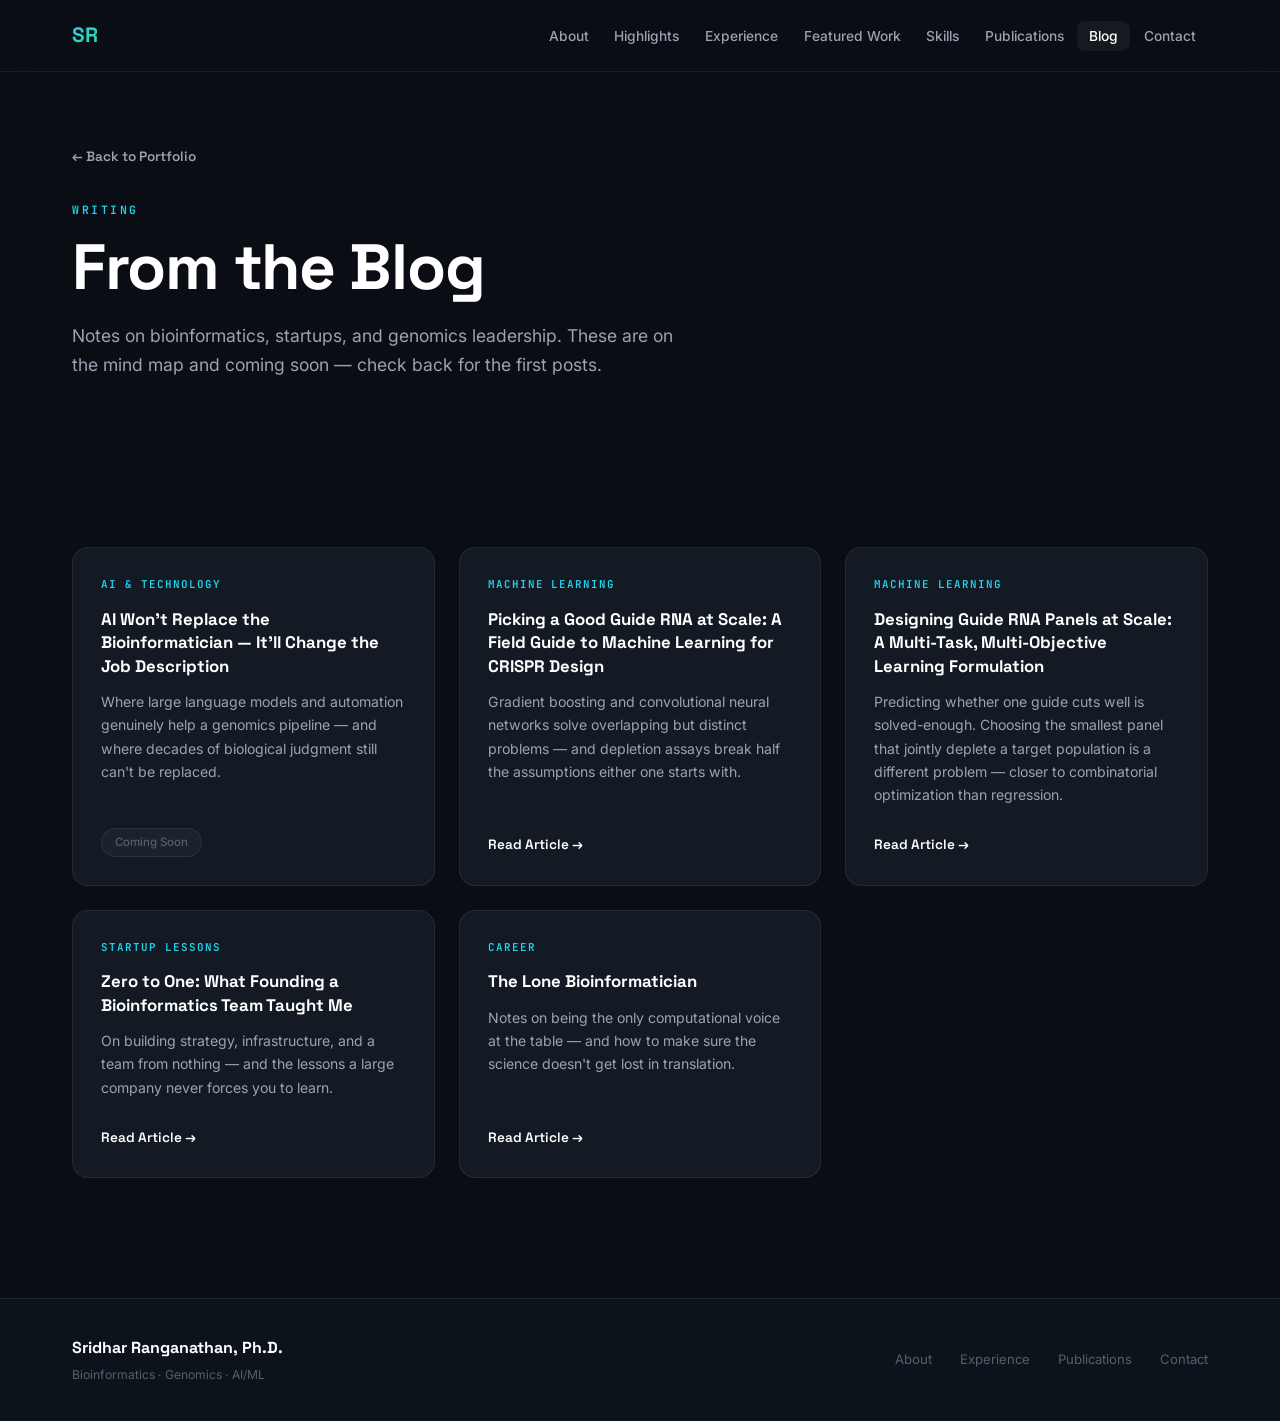
<file: blog/index.html>
<!DOCTYPE html>
<html lang="en">
<head>
  <meta charset="UTF-8" />
  <meta name="viewport" content="width=device-width, initial-scale=1.0" />
  <meta name="description" content="Blog — Sridhar Ranganathan. Notes on bioinformatics, startups, and genomics leadership." />
  <title>Blog | Sridhar Ranganathan</title>
  <link rel="preconnect" href="https://fonts.googleapis.com" />
  <link rel="preconnect" href="https://fonts.gstatic.com" crossorigin />
  <link href="https://fonts.googleapis.com/css2?family=Inter:wght@300;400;500;600;700&family=Space+Grotesk:wght@400;500;600;700;800&family=JetBrains+Mono:wght@400;500;600&display=swap" rel="stylesheet" />
  <link rel="stylesheet" href="../styles.css">
</head>
<body>

  <!-- ═══════════════════════ NAVIGATION ═══════════════════════ -->
  <nav class="nav" id="nav">
    <div class="nav__inner">
      <a class="nav__logo" href="../index.html">SR</a>
      <ul class="nav__links" id="navLinks">
        <li><a href="../index.html#about">About</a></li>
        <li><a href="../index.html#highlights">Highlights</a></li>
        <li><a href="../index.html#experience">Experience</a></li>
        <li><a href="../index.html#work">Featured Work</a></li>
        <li><a href="../index.html#skills">Skills</a></li>
        <li><a href="../publications/index.html">Publications</a></li>
        <li><a href="index.html" class="active">Blog</a></li>
        <li><a href="../index.html#contact">Contact</a></li>
      </ul>
      <button class="nav__toggle" id="navToggle" aria-label="Toggle menu">
        <span></span><span></span><span></span>
      </button>
    </div>
  </nav>

  <!-- ═══════════════════════ BLOG HERO ═══════════════════════ -->
  <section class="blog-listing-hero">
    <div class="container">
      <a href="../index.html" class="article__back reveal">&larr; Back to Portfolio</a>
      <div class="reveal">
        <div class="section__label">Writing</div>
        <h1 class="blog-listing-hero__title">From the Blog</h1>
        <p class="blog-listing-hero__subtitle">
          Notes on bioinformatics, startups, and genomics leadership. These are on the mind map and coming soon &mdash; check back for the first posts.
        </p>
      </div>
    </div>
  </section>

  <!-- ═══════════════════════ ARTICLES ═══════════════════════ -->
  <section class="section blog-listing">
    <div class="container">
      <div class="blog-listing__grid">

        <div class="blog-card reveal">
          <div class="blog-card__tag">AI &amp; Technology</div>
          <h3 class="blog-card__title">AI Won't Replace the Bioinformatician &mdash; It'll Change the Job Description</h3>
          <p class="blog-card__excerpt">Where large language models and automation genuinely help a genomics pipeline &mdash; and where decades of biological judgment still can't be replaced.</p>
          <div class="blog-card__footer">
            <span class="blog-card__status">Coming Soon</span>
          </div>
        </div>

        <a class="blog-card blog-card--link reveal" href="ai-for-crispr-design.html">
          <div class="blog-card__tag">Machine Learning</div>
          <h3 class="blog-card__title">Picking a Good Guide RNA at Scale: A Field Guide to Machine Learning for CRISPR Design</h3>
          <p class="blog-card__excerpt">Gradient boosting and convolutional neural networks solve overlapping but distinct problems &mdash; and depletion assays break half the assumptions either one starts with.</p>
          <div class="blog-card__footer">
            <span class="blog-card__read-more">Read Article &rarr;</span>
          </div>
        </a>

        <a class="blog-card blog-card--link reveal" href="guide-rna-panel-design.html">
          <div class="blog-card__tag">Machine Learning</div>
          <h3 class="blog-card__title">Designing Guide RNA Panels at Scale: A Multi-Task, Multi-Objective Learning Formulation</h3>
          <p class="blog-card__excerpt">Predicting whether one guide cuts well is solved-enough. Choosing the smallest panel that jointly deplete a target population is a different problem &mdash; closer to combinatorial optimization than regression.</p>
          <div class="blog-card__footer">
            <span class="blog-card__read-more">Read Article &rarr;</span>
          </div>
        </a>

        <a class="blog-card blog-card--link reveal" href="zero-to-one-founding-bioinformatics-team.html">
          <div class="blog-card__tag">Startup Lessons</div>
          <h3 class="blog-card__title">Zero to One: What Founding a Bioinformatics Team Taught Me</h3>
          <p class="blog-card__excerpt">On building strategy, infrastructure, and a team from nothing &mdash; and the lessons a large company never forces you to learn.</p>
          <div class="blog-card__footer">
            <span class="blog-card__read-more">Read Article &rarr;</span>
          </div>
        </a>

        <a class="blog-card blog-card--link reveal" href="the-lone-bioinformatician.html">
          <div class="blog-card__tag">Career</div>
          <h3 class="blog-card__title">The Lone Bioinformatician</h3>
          <p class="blog-card__excerpt">Notes on being the only computational voice at the table &mdash; and how to make sure the science doesn't get lost in translation.</p>
          <div class="blog-card__footer">
            <span class="blog-card__read-more">Read Article &rarr;</span>
          </div>
        </a>

        <!-- ─────────────────────────────────────────────────
          ADD NEW ARTICLES BELOW THIS LINE once written.
          Copy one block, update tag/title/excerpt, and swap
          the status span for a linked "Read Article →" once
          the post itself exists.
        ───────────────────────────────────────────────────── -->

      </div>
    </div>
  </section>

  <!-- ═══════════════════════ FOOTER ═══════════════════════ -->
  <footer class="footer">
    <div class="container footer__inner">
      <div class="footer__left">
        <span class="footer__name">Sridhar Ranganathan, Ph.D.</span>
        <span class="footer__tagline">Bioinformatics &middot; Genomics &middot; AI/ML</span>
      </div>
      <div class="footer__links">
        <a href="../index.html#about">About</a>
        <a href="../index.html#experience">Experience</a>
        <a href="../publications/index.html">Publications</a>
        <a href="../index.html#contact">Contact</a>
      </div>
    </div>
  </footer>

  <script src="../main.js"></script>
</body>
</html>
</file>
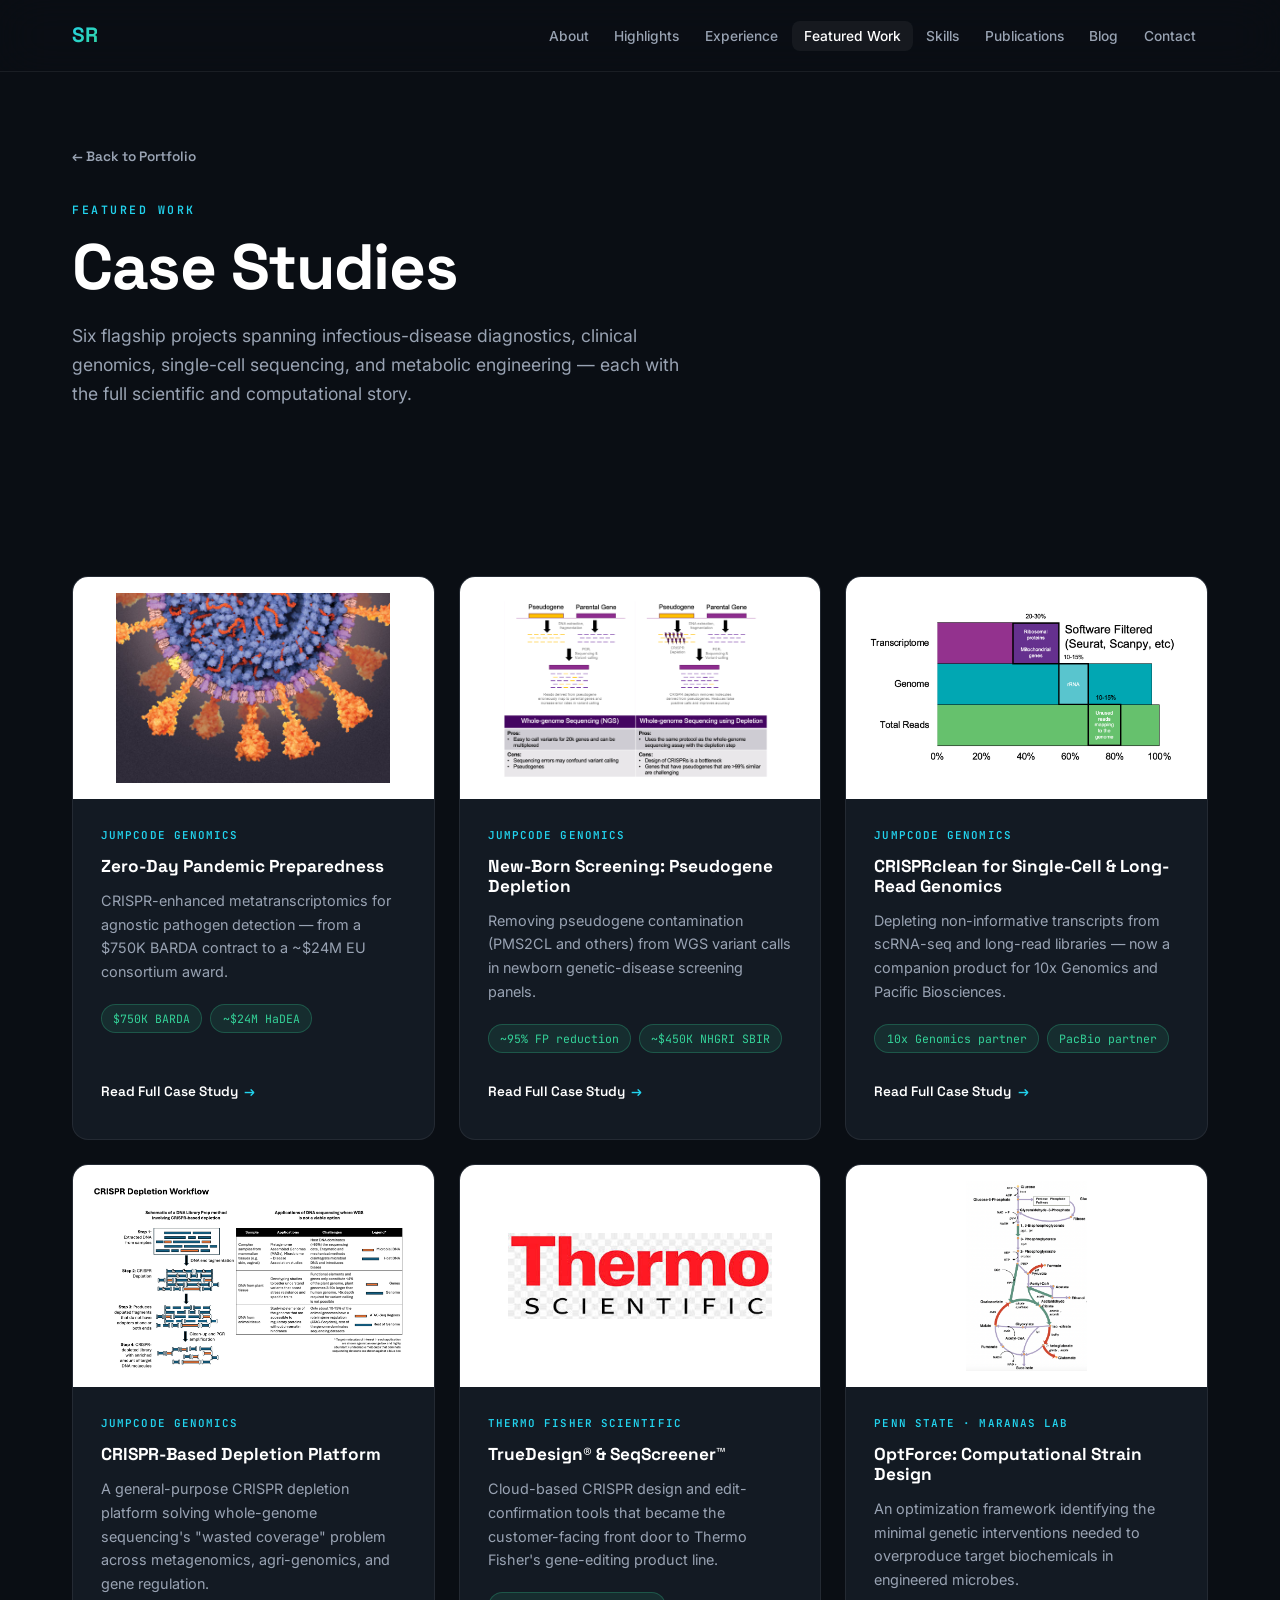
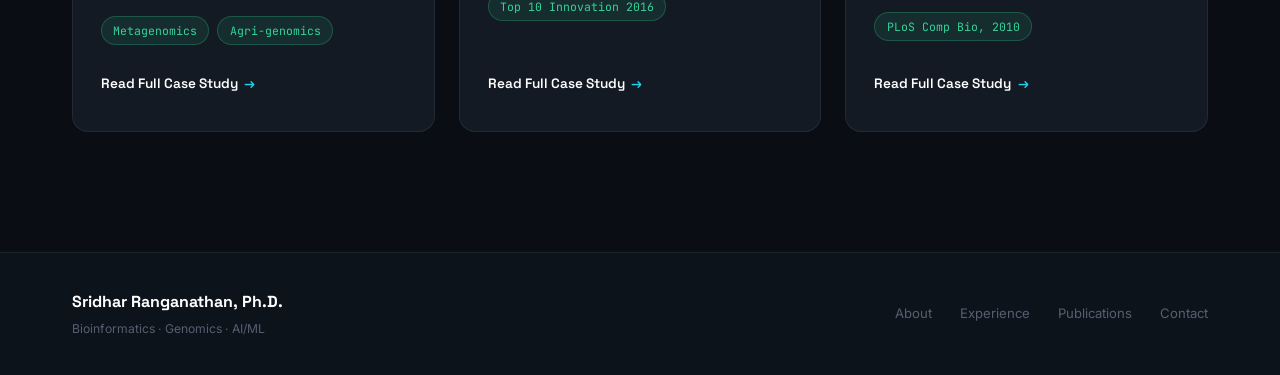
<file: case-studies/index.html>
<!DOCTYPE html>
<html lang="en">
<head>
  <meta charset="UTF-8" />
  <meta name="viewport" content="width=device-width, initial-scale=1.0" />
  <meta name="description" content="Case studies — Sridhar Ranganathan. Six flagship projects spanning CRISPR diagnostics, clinical genomics, and metabolic engineering." />
  <title>Case Studies | Sridhar Ranganathan</title>
  <link rel="preconnect" href="https://fonts.googleapis.com" />
  <link rel="preconnect" href="https://fonts.gstatic.com" crossorigin />
  <link href="https://fonts.googleapis.com/css2?family=Inter:wght@300;400;500;600;700&family=Space+Grotesk:wght@400;500;600;700;800&family=JetBrains+Mono:wght@400;500;600&display=swap" rel="stylesheet" />
  <link rel="stylesheet" href="../styles.css">
</head>
<body>

  <!-- ═══════════════════════ NAVIGATION ═══════════════════════ -->
  <nav class="nav" id="nav">
    <div class="nav__inner">
      <a class="nav__logo" href="../index.html">SR</a>
      <ul class="nav__links" id="navLinks">
        <li><a href="../index.html#about">About</a></li>
        <li><a href="../index.html#highlights">Highlights</a></li>
        <li><a href="../index.html#experience">Experience</a></li>
        <li><a href="index.html" class="active">Featured Work</a></li>
        <li><a href="../index.html#skills">Skills</a></li>
        <li><a href="../publications/index.html">Publications</a></li>
        <li><a href="../index.html#blog">Blog</a></li>
        <li><a href="../index.html#contact">Contact</a></li>
      </ul>
      <button class="nav__toggle" id="navToggle" aria-label="Toggle menu">
        <span></span><span></span><span></span>
      </button>
    </div>
  </nav>

  <!-- ═══════════════════════ HERO ═══════════════════════ -->
  <section class="listing-hero">
    <div class="container">
      <a href="../index.html" class="article__back reveal">&larr; Back to Portfolio</a>
      <div class="reveal">
        <div class="section__label">Featured Work</div>
        <h1 class="listing-hero__title">Case Studies</h1>
        <p class="listing-hero__subtitle">Six flagship projects spanning infectious-disease diagnostics, clinical genomics, single-cell sequencing, and metabolic engineering &mdash; each with the full scientific and computational story.</p>
      </div>
    </div>
  </section>

  <!-- ═══════════════════════ GRID ═══════════════════════ -->
  <section class="section">
    <div class="container">
      <div class="work__grid">

        <div class="project-card reveal">
          <div class="project-card__img-wrap">
            <img src="../assets/images/sars-cov-2-illustration.jpg" alt="Molecular illustration of the SARS-CoV-2 coronavirus" />
          </div>
          <div class="project-card__body">
            <div class="project-card__tag">Jumpcode Genomics</div>
            <h3 class="project-card__title">Zero-Day Pandemic Preparedness</h3>
            <p class="project-card__hook">CRISPR-enhanced metatranscriptomics for agnostic pathogen detection &mdash; from a $750K BARDA contract to a ~$24M EU consortium award.</p>
            <div class="project-card__stats">
              <span class="project-card__stat">$750K BARDA</span>
              <span class="project-card__stat">~$24M HaDEA</span>
            </div>
            <a class="project-card__cta" href="zero-day-pandemic-preparedness.html">Read Full Case Study <span>&rarr;</span></a>
          </div>
        </div>

        <div class="project-card reveal">
          <div class="project-card__img-wrap">
            <img src="../assets/images/pseudogene.png" alt="Pseudogene contamination diagram" />
          </div>
          <div class="project-card__body">
            <div class="project-card__tag">Jumpcode Genomics</div>
            <h3 class="project-card__title">New-Born Screening: Pseudogene Depletion</h3>
            <p class="project-card__hook">Removing pseudogene contamination (PMS2CL and others) from WGS variant calls in newborn genetic-disease screening panels.</p>
            <div class="project-card__stats">
              <span class="project-card__stat">~95% FP reduction</span>
              <span class="project-card__stat">~$450K NHGRI SBIR</span>
            </div>
            <a class="project-card__cta" href="newborn-screening-pseudogene-depletion.html">Read Full Case Study <span>&rarr;</span></a>
          </div>
        </div>

        <div class="project-card reveal">
          <div class="project-card__img-wrap">
            <img src="../assets/images/scrna-seq-1.png" alt="Single-cell RNA sequencing depletion diagram" />
          </div>
          <div class="project-card__body">
            <div class="project-card__tag">Jumpcode Genomics</div>
            <h3 class="project-card__title">CRISPRclean for Single-Cell &amp; Long-Read Genomics</h3>
            <p class="project-card__hook">Depleting non-informative transcripts from scRNA-seq and long-read libraries &mdash; now a companion product for 10x Genomics and Pacific Biosciences.</p>
            <div class="project-card__stats">
              <span class="project-card__stat">10x Genomics partner</span>
              <span class="project-card__stat">PacBio partner</span>
            </div>
            <a class="project-card__cta" href="crisprclean-single-cell-genomics.html">Read Full Case Study <span>&rarr;</span></a>
          </div>
        </div>

        <div class="project-card reveal">
          <div class="project-card__img-wrap">
            <img src="../assets/images/crispr-depletion.png" alt="CRISPR depletion platform diagram" />
          </div>
          <div class="project-card__body">
            <div class="project-card__tag">Jumpcode Genomics</div>
            <h3 class="project-card__title">CRISPR-Based Depletion Platform</h3>
            <p class="project-card__hook">A general-purpose CRISPR depletion platform solving whole-genome sequencing's "wasted coverage" problem across metagenomics, agri-genomics, and gene regulation.</p>
            <div class="project-card__stats">
              <span class="project-card__stat">Metagenomics</span>
              <span class="project-card__stat">Agri-genomics</span>
            </div>
            <a class="project-card__cta" href="crispr-depletion-platform.html">Read Full Case Study <span>&rarr;</span></a>
          </div>
        </div>

        <div class="project-card reveal">
          <div class="project-card__img-wrap">
            <img src="../assets/logos/thermofisher.png" alt="Thermo Fisher Scientific logo" style="height:190px; object-fit:contain; padding: 2rem;" />
          </div>
          <div class="project-card__body">
            <div class="project-card__tag">Thermo Fisher Scientific</div>
            <h3 class="project-card__title">TrueDesign&reg; &amp; SeqScreener&trade;</h3>
            <p class="project-card__hook">Cloud-based CRISPR design and edit-confirmation tools that became the customer-facing front door to Thermo Fisher's gene-editing product line.</p>
            <div class="project-card__stats">
              <span class="project-card__stat">Top 10 Innovation 2016</span>
            </div>
            <a class="project-card__cta" href="truedesign-genome-editing-portal.html">Read Full Case Study <span>&rarr;</span></a>
          </div>
        </div>

        <div class="project-card reveal">
          <div class="project-card__img-wrap">
            <img src="../assets/images/optforce-1.png" alt="OptForce metabolic engineering framework diagram" />
          </div>
          <div class="project-card__body">
            <div class="project-card__tag">Penn State &middot; Maranas Lab</div>
            <h3 class="project-card__title">OptForce: Computational Strain Design</h3>
            <p class="project-card__hook">An optimization framework identifying the minimal genetic interventions needed to overproduce target biochemicals in engineered microbes.</p>
            <div class="project-card__stats">
              <span class="project-card__stat">PLoS Comp Bio, 2010</span>
            </div>
            <a class="project-card__cta" href="optforce-metabolic-engineering.html">Read Full Case Study <span>&rarr;</span></a>
          </div>
        </div>

      </div>
    </div>
  </section>

  <!-- ═══════════════════════ FOOTER ═══════════════════════ -->
  <footer class="footer">
    <div class="container footer__inner">
      <div class="footer__left">
        <span class="footer__name">Sridhar Ranganathan, Ph.D.</span>
        <span class="footer__tagline">Bioinformatics &middot; Genomics &middot; AI/ML</span>
      </div>
      <div class="footer__links">
        <a href="../index.html#about">About</a>
        <a href="../index.html#experience">Experience</a>
        <a href="../publications/index.html">Publications</a>
        <a href="../index.html#contact">Contact</a>
      </div>
    </div>
  </footer>

  <script src="../main.js"></script>
</body>
</html>
</file>
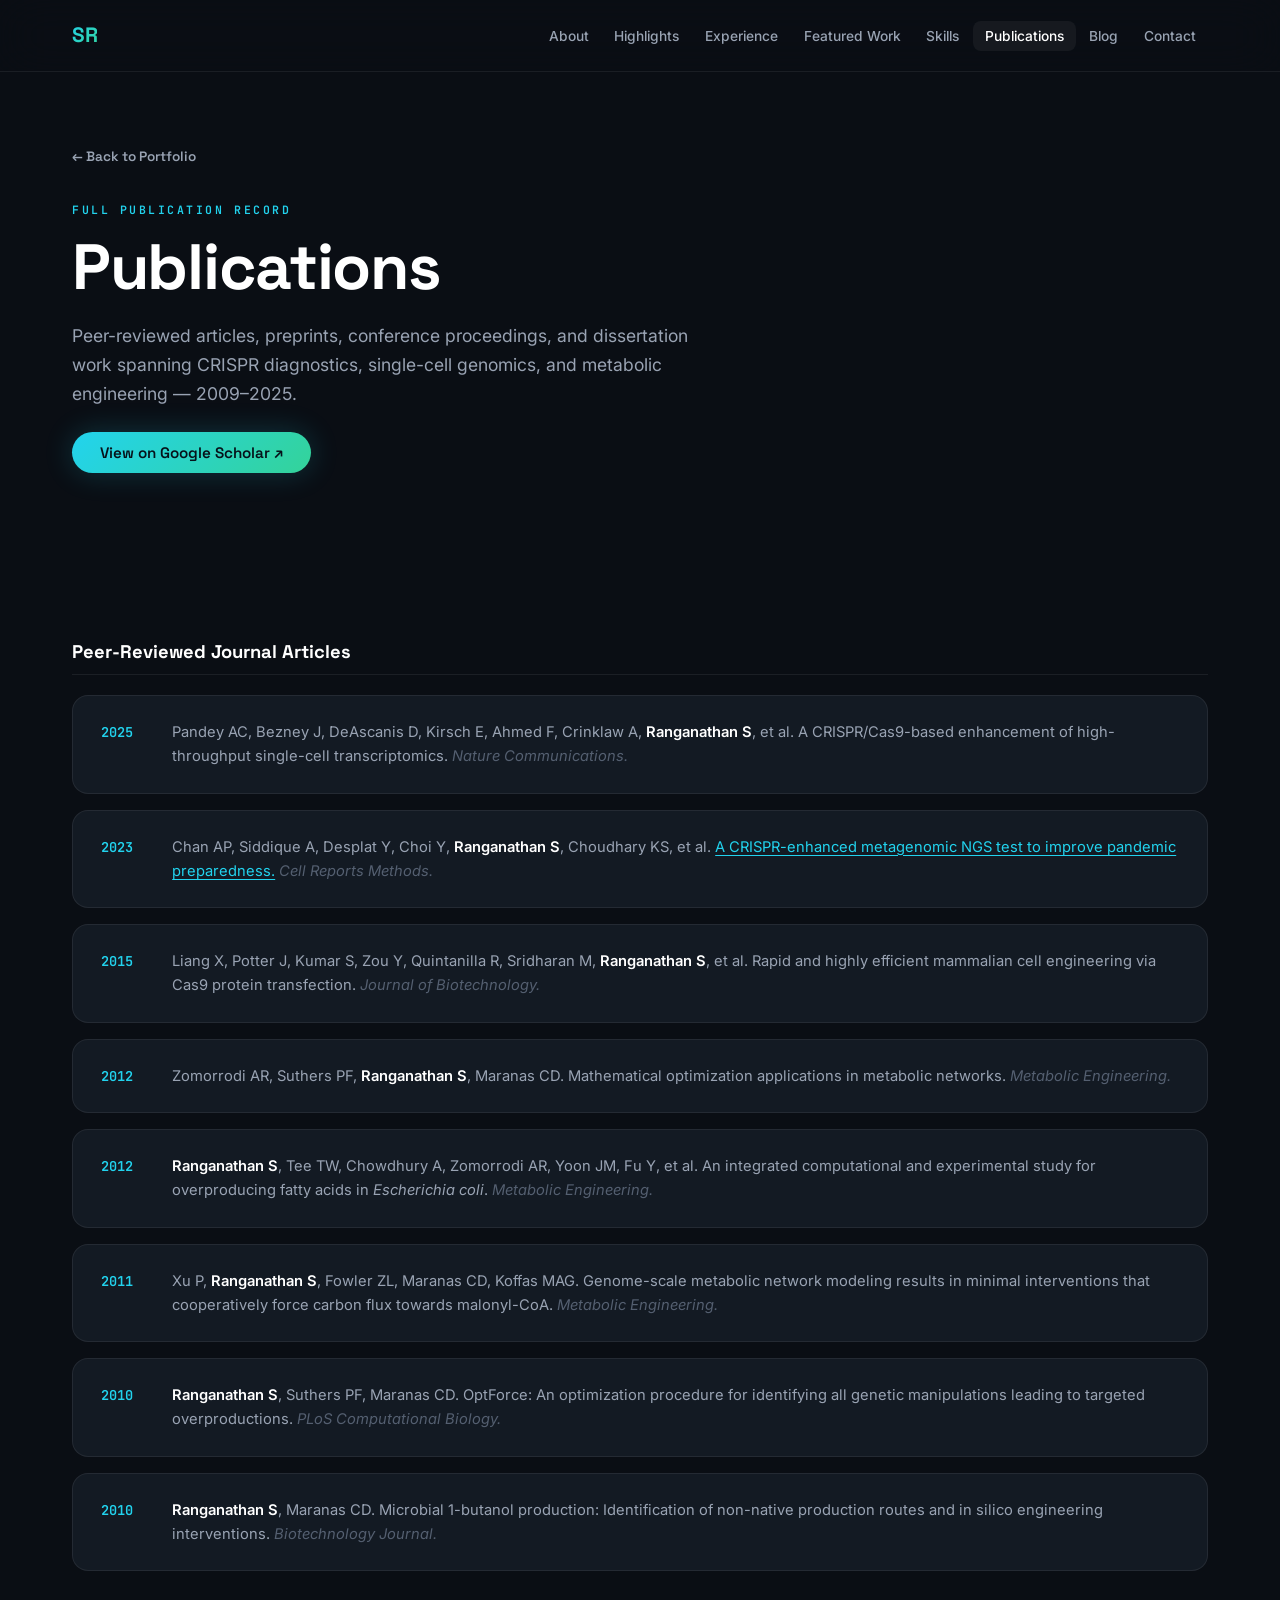
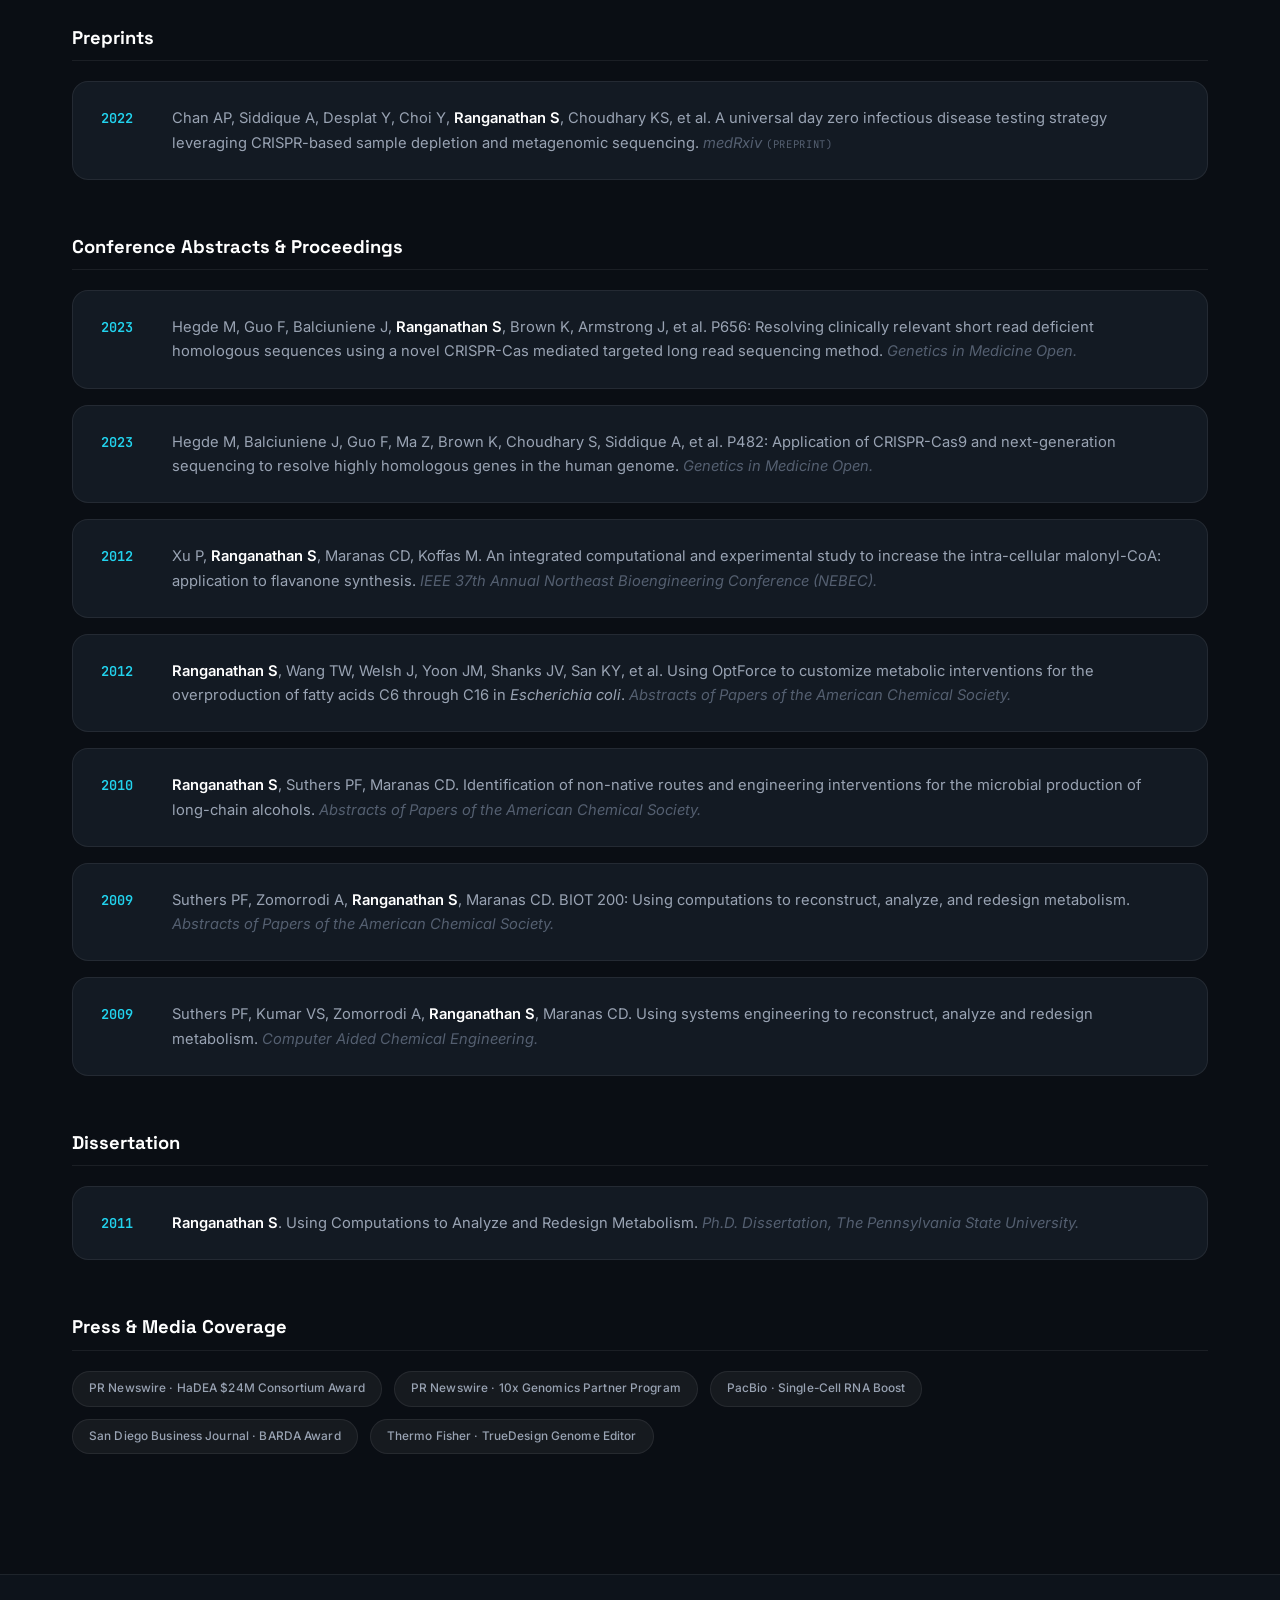
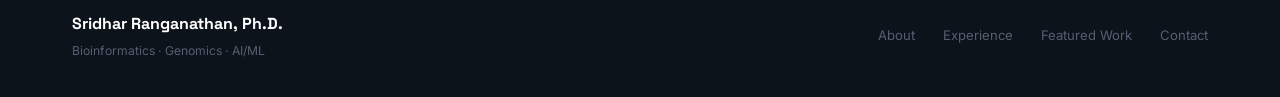
<file: publications/index.html>
<!DOCTYPE html>
<html lang="en">
<head>
  <meta charset="UTF-8" />
  <meta name="viewport" content="width=device-width, initial-scale=1.0" />
  <meta name="description" content="Full publication record for Sridhar Ranganathan, Ph.D. — genomics, CRISPR diagnostics, and metabolic engineering, spanning Penn State, Thermo Fisher, and Jumpcode Genomics." />
  <title>Publications | Sridhar Ranganathan</title>
  <link rel="preconnect" href="https://fonts.googleapis.com" />
  <link rel="preconnect" href="https://fonts.gstatic.com" crossorigin />
  <link href="https://fonts.googleapis.com/css2?family=Inter:wght@300;400;500;600;700&family=Space+Grotesk:wght@400;500;600;700;800&family=JetBrains+Mono:wght@400;500;600&display=swap" rel="stylesheet" />
  <link rel="stylesheet" href="../styles.css">
</head>
<body>

  <!-- ═══════════════════════ NAVIGATION ═══════════════════════ -->
  <nav class="nav" id="nav">
    <div class="nav__inner">
      <a class="nav__logo" href="../index.html">SR</a>
      <ul class="nav__links" id="navLinks">
        <li><a href="../index.html#about">About</a></li>
        <li><a href="../index.html#highlights">Highlights</a></li>
        <li><a href="../index.html#experience">Experience</a></li>
        <li><a href="../index.html#work">Featured Work</a></li>
        <li><a href="../index.html#skills">Skills</a></li>
        <li><a href="index.html" class="active">Publications</a></li>
        <li><a href="../index.html#blog">Blog</a></li>
        <li><a href="../index.html#contact">Contact</a></li>
      </ul>
      <button class="nav__toggle" id="navToggle" aria-label="Toggle menu">
        <span></span><span></span><span></span>
      </button>
    </div>
  </nav>

  <!-- ═══════════════════════ HERO ═══════════════════════ -->
  <section class="listing-hero">
    <div class="container">
      <a href="../index.html" class="article__back reveal">&larr; Back to Portfolio</a>
      <div class="reveal">
        <div class="section__label">Full Publication Record</div>
        <h1 class="listing-hero__title">Publications</h1>
        <p class="listing-hero__subtitle">Peer-reviewed articles, preprints, conference proceedings, and dissertation work spanning CRISPR diagnostics, single-cell genomics, and metabolic engineering &mdash; 2009&ndash;2025.</p>
        <div class="publications-hero__cta">
          <a href="https://scholar.google.com/citations?user=RtfyLo0AAAAJ&hl=en" target="_blank" rel="noopener noreferrer" class="btn btn--primary">View on Google Scholar &#8599;</a>
        </div>
      </div>
    </div>
  </section>

  <!-- ═══════════════════════ PUBLICATION GROUPS ═══════════════════════ -->
  <section class="section">
    <div class="container">

      <div class="pub-group reveal">
        <h2 class="pub-group__title">Peer-Reviewed Journal Articles</h2>
        <div class="pub-list">

          <div class="pub-card">
            <span class="pub-card__year">2025</span>
            <div class="pub-card__body">
              <p>Pandey AC, Bezney J, DeAscanis D, Kirsch E, Ahmed F, Crinklaw A, <strong>Ranganathan S</strong>, et al. A CRISPR/Cas9-based enhancement of high-throughput single-cell transcriptomics. <span class="pub-card__journal">Nature Communications.</span></p>
            </div>
          </div>

          <div class="pub-card">
            <span class="pub-card__year">2023</span>
            <div class="pub-card__body">
              <p>Chan AP, Siddique A, Desplat Y, Choi Y, <strong>Ranganathan S</strong>, Choudhary KS, et al. <a class="pub-link" href="https://pmc.ncbi.nlm.nih.gov/articles/PMC10110940/" target="_blank" rel="noopener noreferrer">A CRISPR-enhanced metagenomic NGS test to improve pandemic preparedness.</a> <span class="pub-card__journal">Cell Reports Methods.</span></p>
            </div>
          </div>

          <div class="pub-card">
            <span class="pub-card__year">2015</span>
            <div class="pub-card__body">
              <p>Liang X, Potter J, Kumar S, Zou Y, Quintanilla R, Sridharan M, <strong>Ranganathan S</strong>, et al. Rapid and highly efficient mammalian cell engineering via Cas9 protein transfection. <span class="pub-card__journal">Journal of Biotechnology.</span></p>
            </div>
          </div>

          <div class="pub-card">
            <span class="pub-card__year">2012</span>
            <div class="pub-card__body">
              <p>Zomorrodi AR, Suthers PF, <strong>Ranganathan S</strong>, Maranas CD. Mathematical optimization applications in metabolic networks. <span class="pub-card__journal">Metabolic Engineering.</span></p>
            </div>
          </div>

          <div class="pub-card">
            <span class="pub-card__year">2012</span>
            <div class="pub-card__body">
              <p><strong>Ranganathan S</strong>, Tee TW, Chowdhury A, Zomorrodi AR, Yoon JM, Fu Y, et al. An integrated computational and experimental study for overproducing fatty acids in <em>Escherichia coli</em>. <span class="pub-card__journal">Metabolic Engineering.</span></p>
            </div>
          </div>

          <div class="pub-card">
            <span class="pub-card__year">2011</span>
            <div class="pub-card__body">
              <p>Xu P, <strong>Ranganathan S</strong>, Fowler ZL, Maranas CD, Koffas MAG. Genome-scale metabolic network modeling results in minimal interventions that cooperatively force carbon flux towards malonyl-CoA. <span class="pub-card__journal">Metabolic Engineering.</span></p>
            </div>
          </div>

          <div class="pub-card">
            <span class="pub-card__year">2010</span>
            <div class="pub-card__body">
              <p><strong>Ranganathan S</strong>, Suthers PF, Maranas CD. OptForce: An optimization procedure for identifying all genetic manipulations leading to targeted overproductions. <span class="pub-card__journal">PLoS Computational Biology.</span></p>
            </div>
          </div>

          <div class="pub-card">
            <span class="pub-card__year">2010</span>
            <div class="pub-card__body">
              <p><strong>Ranganathan S</strong>, Maranas CD. Microbial 1-butanol production: Identification of non-native production routes and in silico engineering interventions. <span class="pub-card__journal">Biotechnology Journal.</span></p>
            </div>
          </div>

        </div>
      </div>

      <div class="pub-group reveal">
        <h2 class="pub-group__title">Preprints</h2>
        <div class="pub-list">
          <div class="pub-card">
            <span class="pub-card__year">2022</span>
            <div class="pub-card__body">
              <p>Chan AP, Siddique A, Desplat Y, Choi Y, <strong>Ranganathan S</strong>, Choudhary KS, et al. A universal day zero infectious disease testing strategy leveraging CRISPR-based sample depletion and metagenomic sequencing. <span class="pub-card__journal">medRxiv</span> <span class="pub-card__type">(preprint)</span></p>
            </div>
          </div>
        </div>
      </div>

      <div class="pub-group reveal">
        <h2 class="pub-group__title">Conference Abstracts &amp; Proceedings</h2>
        <div class="pub-list">

          <div class="pub-card">
            <span class="pub-card__year">2023</span>
            <div class="pub-card__body">
              <p>Hegde M, Guo F, Balciuniene J, <strong>Ranganathan S</strong>, Brown K, Armstrong J, et al. P656: Resolving clinically relevant short read deficient homologous sequences using a novel CRISPR-Cas mediated targeted long read sequencing method. <span class="pub-card__journal">Genetics in Medicine Open.</span></p>
            </div>
          </div>

          <div class="pub-card">
            <span class="pub-card__year">2023</span>
            <div class="pub-card__body">
              <p>Hegde M, Balciuniene J, Guo F, Ma Z, Brown K, Choudhary S, Siddique A, et al. P482: Application of CRISPR-Cas9 and next-generation sequencing to resolve highly homologous genes in the human genome. <span class="pub-card__journal">Genetics in Medicine Open.</span></p>
            </div>
          </div>

          <div class="pub-card">
            <span class="pub-card__year">2012</span>
            <div class="pub-card__body">
              <p>Xu P, <strong>Ranganathan S</strong>, Maranas CD, Koffas M. An integrated computational and experimental study to increase the intra-cellular malonyl-CoA: application to flavanone synthesis. <span class="pub-card__journal">IEEE 37th Annual Northeast Bioengineering Conference (NEBEC).</span></p>
            </div>
          </div>

          <div class="pub-card">
            <span class="pub-card__year">2012</span>
            <div class="pub-card__body">
              <p><strong>Ranganathan S</strong>, Wang TW, Welsh J, Yoon JM, Shanks JV, San KY, et al. Using OptForce to customize metabolic interventions for the overproduction of fatty acids C6 through C16 in <em>Escherichia coli</em>. <span class="pub-card__journal">Abstracts of Papers of the American Chemical Society.</span></p>
            </div>
          </div>

          <div class="pub-card">
            <span class="pub-card__year">2010</span>
            <div class="pub-card__body">
              <p><strong>Ranganathan S</strong>, Suthers PF, Maranas CD. Identification of non-native routes and engineering interventions for the microbial production of long-chain alcohols. <span class="pub-card__journal">Abstracts of Papers of the American Chemical Society.</span></p>
            </div>
          </div>

          <div class="pub-card">
            <span class="pub-card__year">2009</span>
            <div class="pub-card__body">
              <p>Suthers PF, Zomorrodi A, <strong>Ranganathan S</strong>, Maranas CD. BIOT 200: Using computations to reconstruct, analyze, and redesign metabolism. <span class="pub-card__journal">Abstracts of Papers of the American Chemical Society.</span></p>
            </div>
          </div>

          <div class="pub-card">
            <span class="pub-card__year">2009</span>
            <div class="pub-card__body">
              <p>Suthers PF, Kumar VS, Zomorrodi A, <strong>Ranganathan S</strong>, Maranas CD. Using systems engineering to reconstruct, analyze and redesign metabolism. <span class="pub-card__journal">Computer Aided Chemical Engineering.</span></p>
            </div>
          </div>

        </div>
      </div>

      <div class="pub-group reveal">
        <h2 class="pub-group__title">Dissertation</h2>
        <div class="pub-list">
          <div class="pub-card">
            <span class="pub-card__year">2011</span>
            <div class="pub-card__body">
              <p><strong>Ranganathan S</strong>. Using Computations to Analyze and Redesign Metabolism. <span class="pub-card__journal">Ph.D. Dissertation, The Pennsylvania State University.</span></p>
            </div>
          </div>
        </div>
      </div>

      <div class="pub-group reveal">
        <h2 class="pub-group__title">Press &amp; Media Coverage</h2>
        <div class="press__list" style="margin-top: 0;">
          <a class="tag" href="https://www.prnewswire.com/news-releases/ginkgo-bioworks-partners-with-hadea-in-up-to-24-million-consortium-project-to-deliver-next-generation-agnostic-diagnostics-for-respiratory-viruses-at-the-point-of-care-302381350.html" target="_blank" rel="noopener noreferrer">PR Newswire &middot; HaDEA $24M Consortium Award</a>
          <a class="tag" href="https://www.prnewswire.com/news-releases/jumpcode-genomics-joins-10x-genomics-compatible-partner-program-cpp-301689916.html" target="_blank" rel="noopener noreferrer">PR Newswire &middot; 10x Genomics Partner Program</a>
          <a class="tag" href="https://www.pacb.com/products-and-services/applications/rna-sequencing/single-cell-rna-sequencing/" target="_blank" rel="noopener noreferrer">PacBio &middot; Single-Cell RNA Boost</a>
          <a class="tag" href="https://www.sdbj.com/technology/barda-taps-jumpcode-pathogen-detection-program/" target="_blank" rel="noopener noreferrer">San Diego Business Journal &middot; BARDA Award</a>
          <a class="tag" href="https://www.thermofisher.com/us/en/home/life-science/genome-editing/invitrogen-truedesign-genome-editor.html" target="_blank" rel="noopener noreferrer">Thermo Fisher &middot; TrueDesign Genome Editor</a>
        </div>
      </div>

    </div>
  </section>

  <!-- ═══════════════════════ FOOTER ═══════════════════════ -->
  <footer class="footer">
    <div class="container footer__inner">
      <div class="footer__left">
        <span class="footer__name">Sridhar Ranganathan, Ph.D.</span>
        <span class="footer__tagline">Bioinformatics &middot; Genomics &middot; AI/ML</span>
      </div>
      <div class="footer__links">
        <a href="../index.html#about">About</a>
        <a href="../index.html#experience">Experience</a>
        <a href="../index.html#work">Featured Work</a>
        <a href="../index.html#contact">Contact</a>
      </div>
    </div>
  </footer>

  <script src="../main.js"></script>
</body>
</html>
</file>
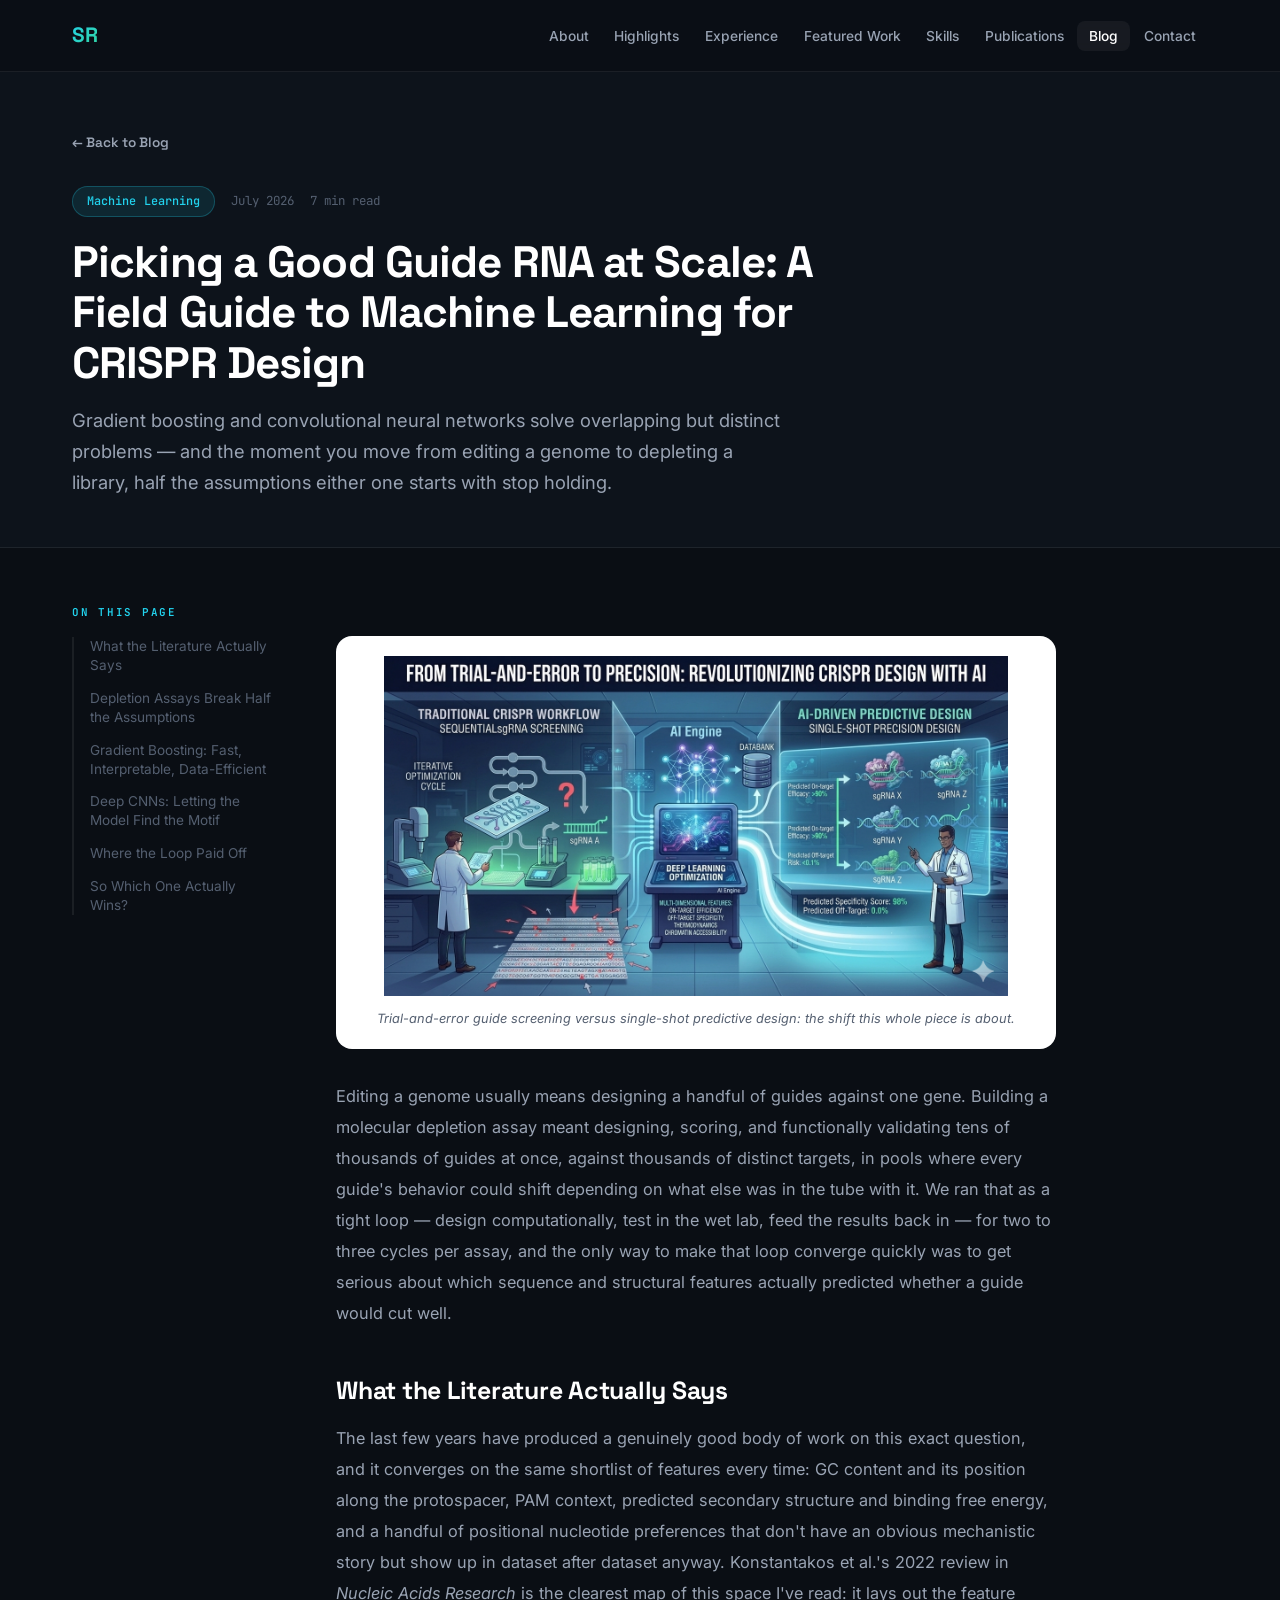
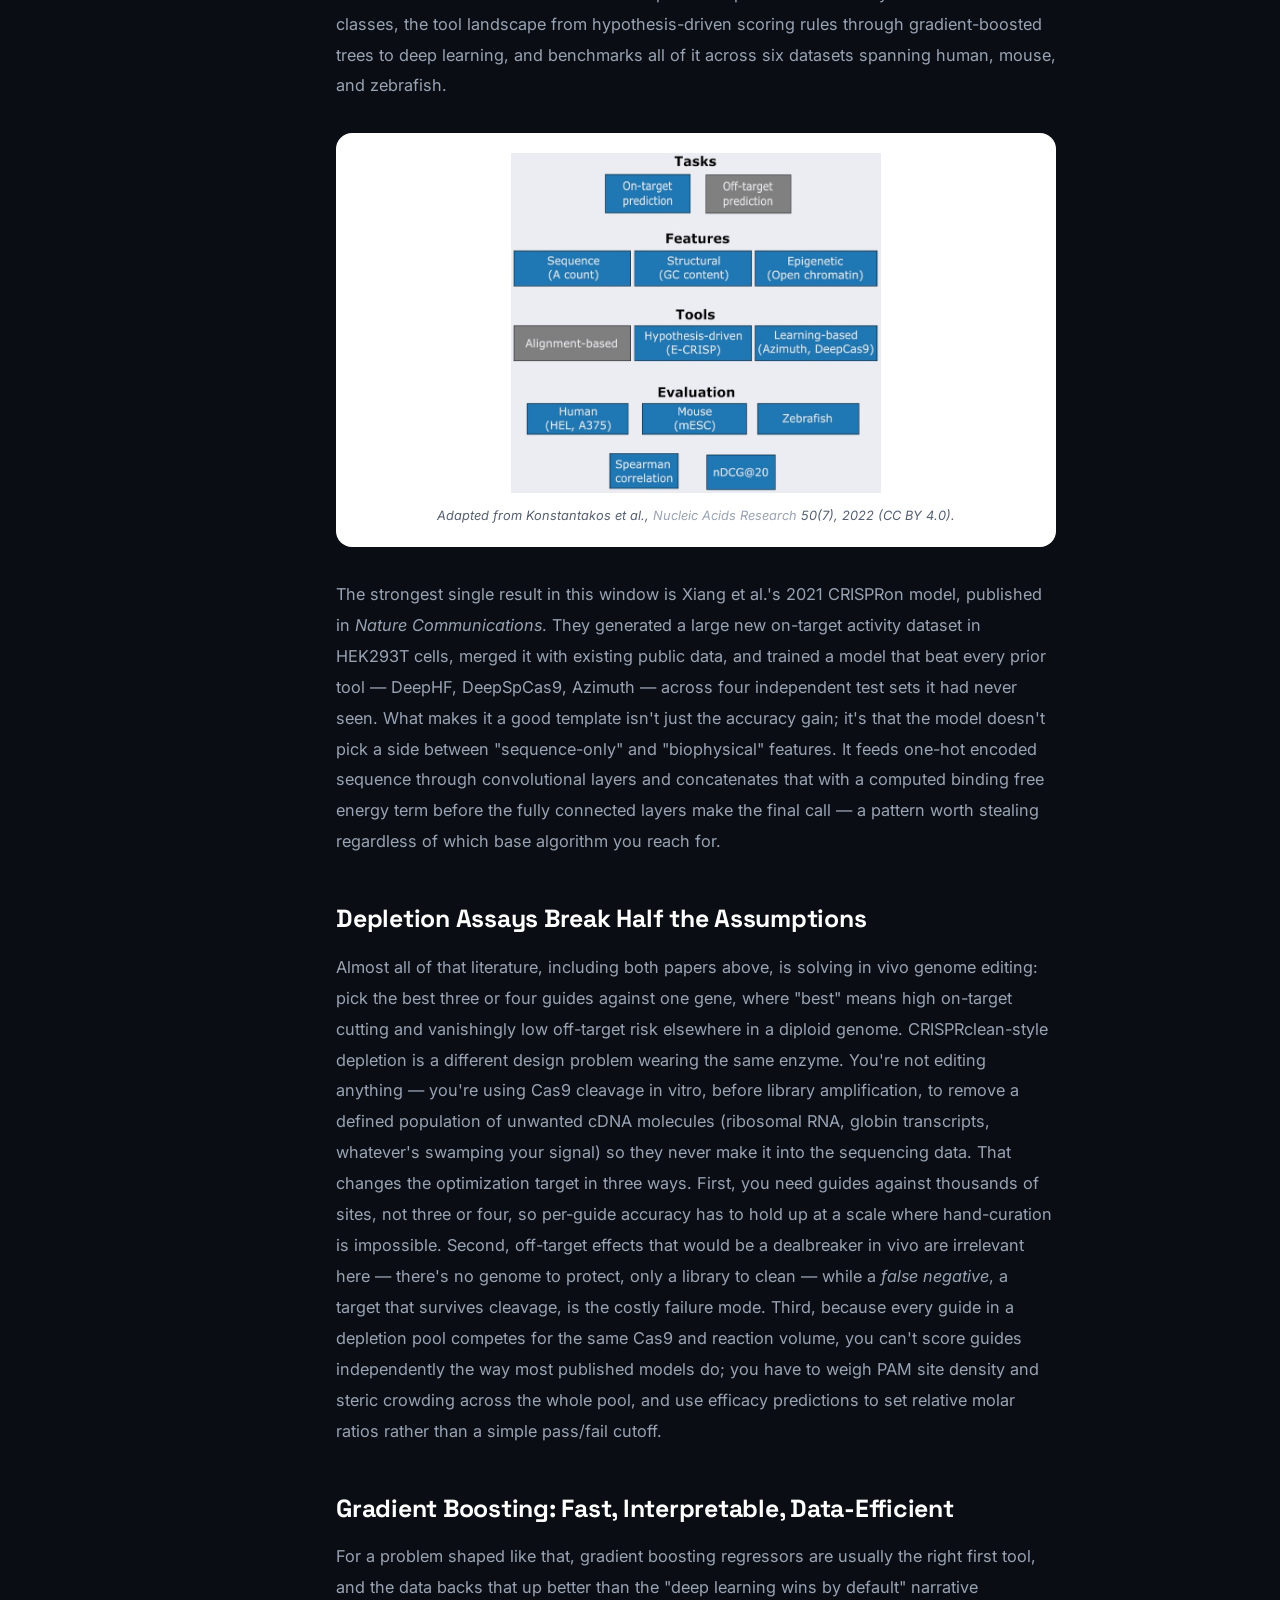
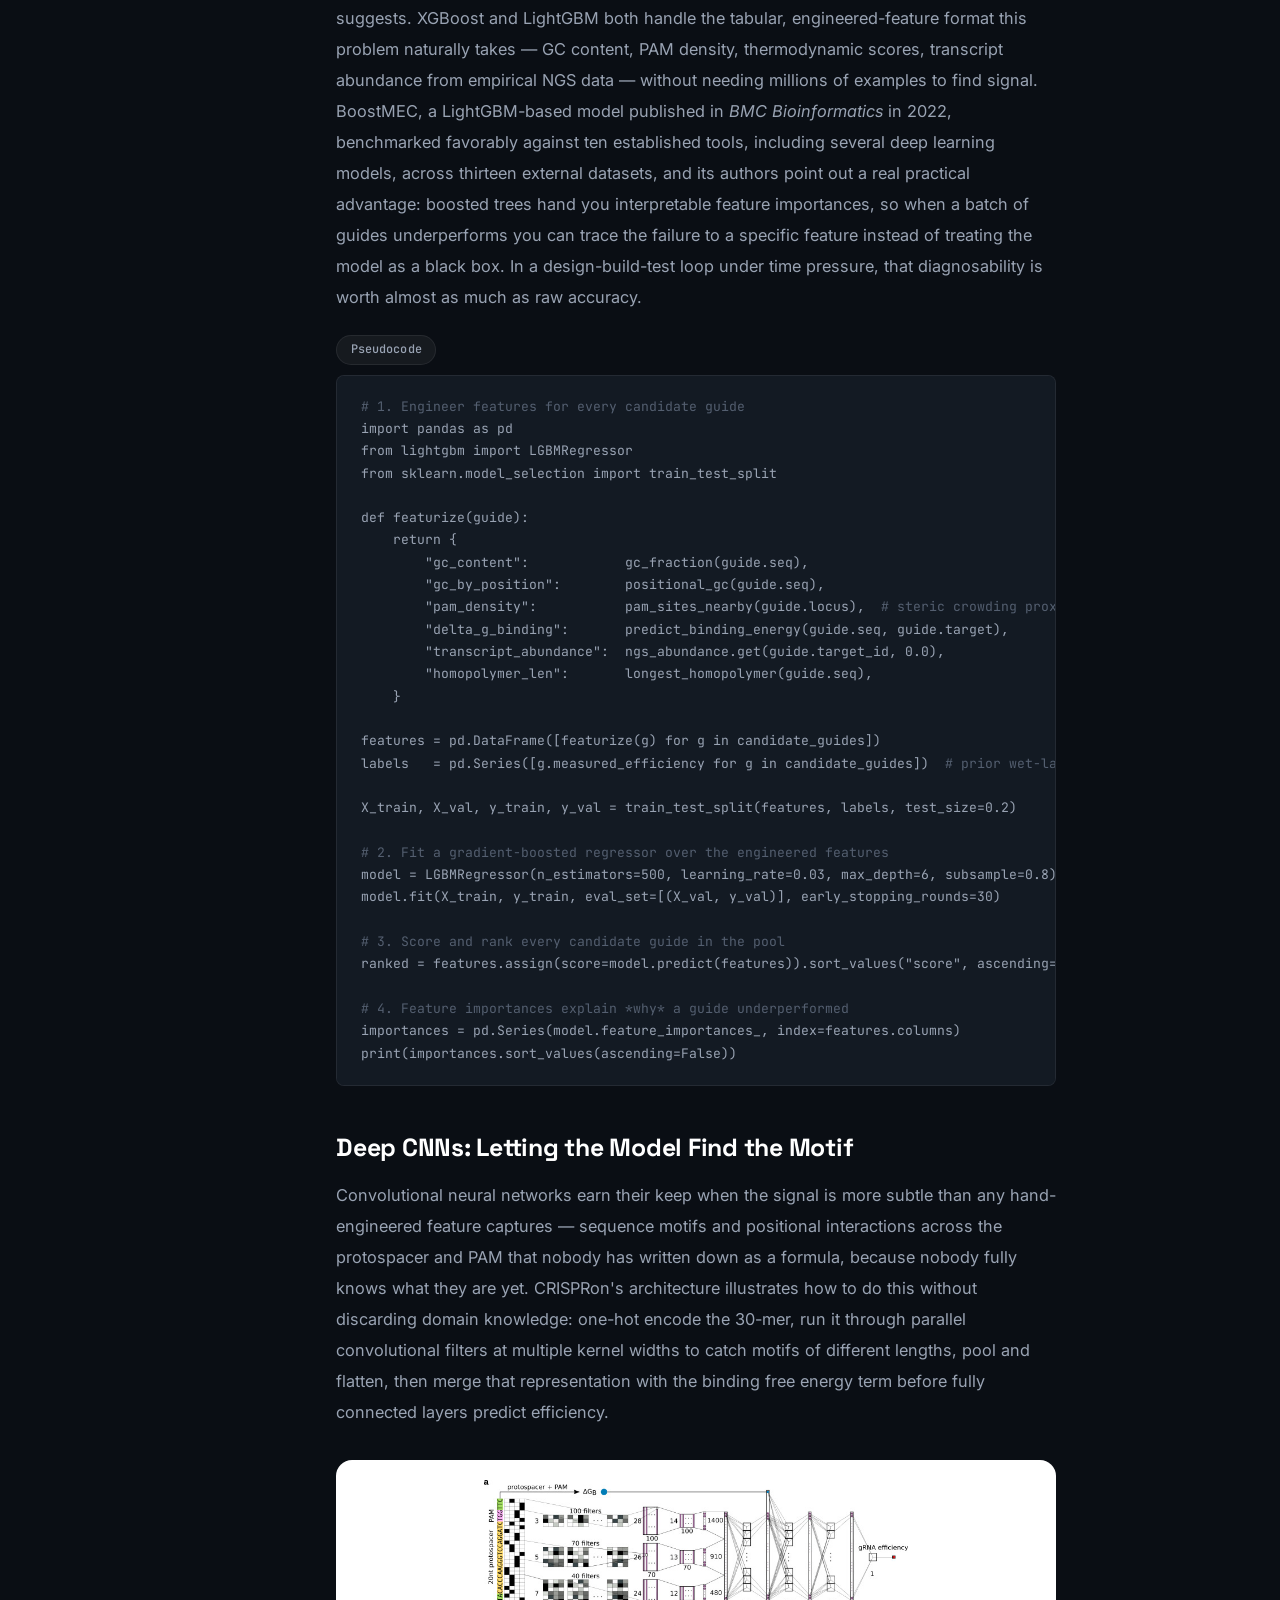
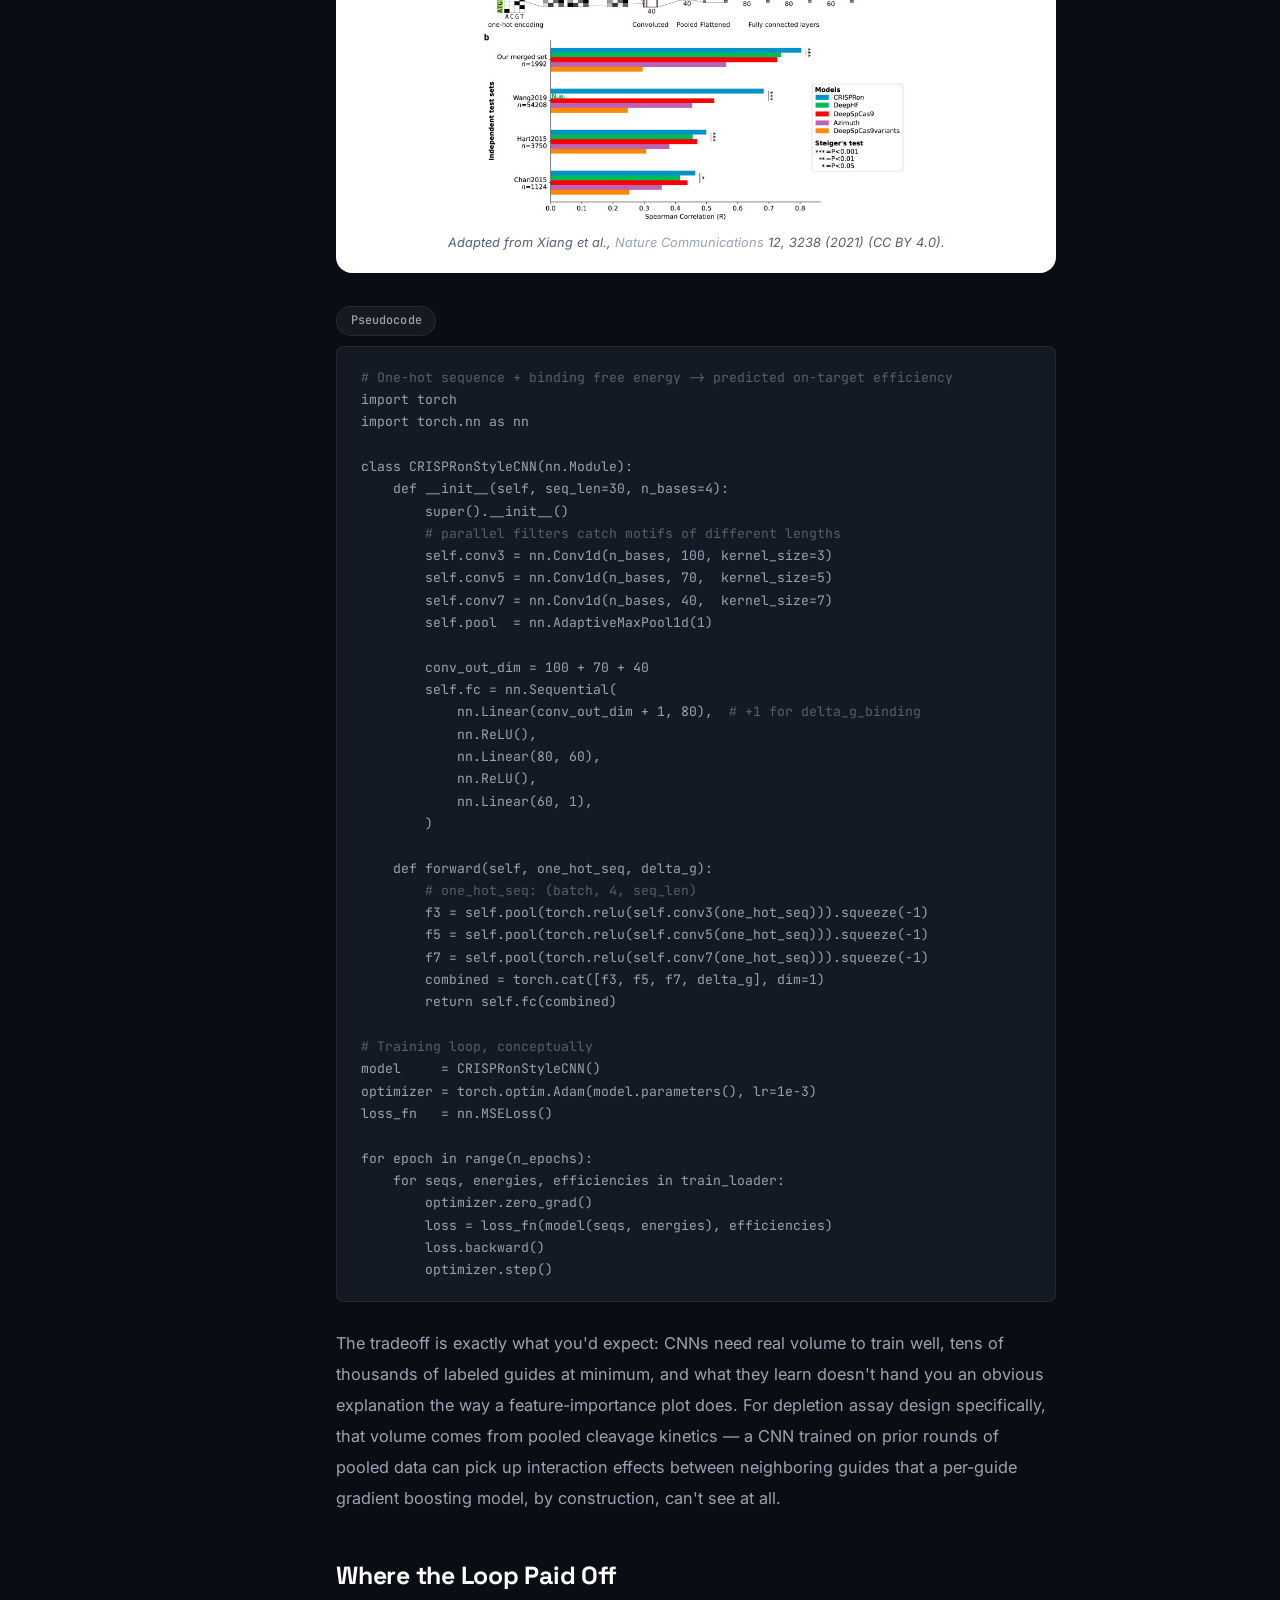
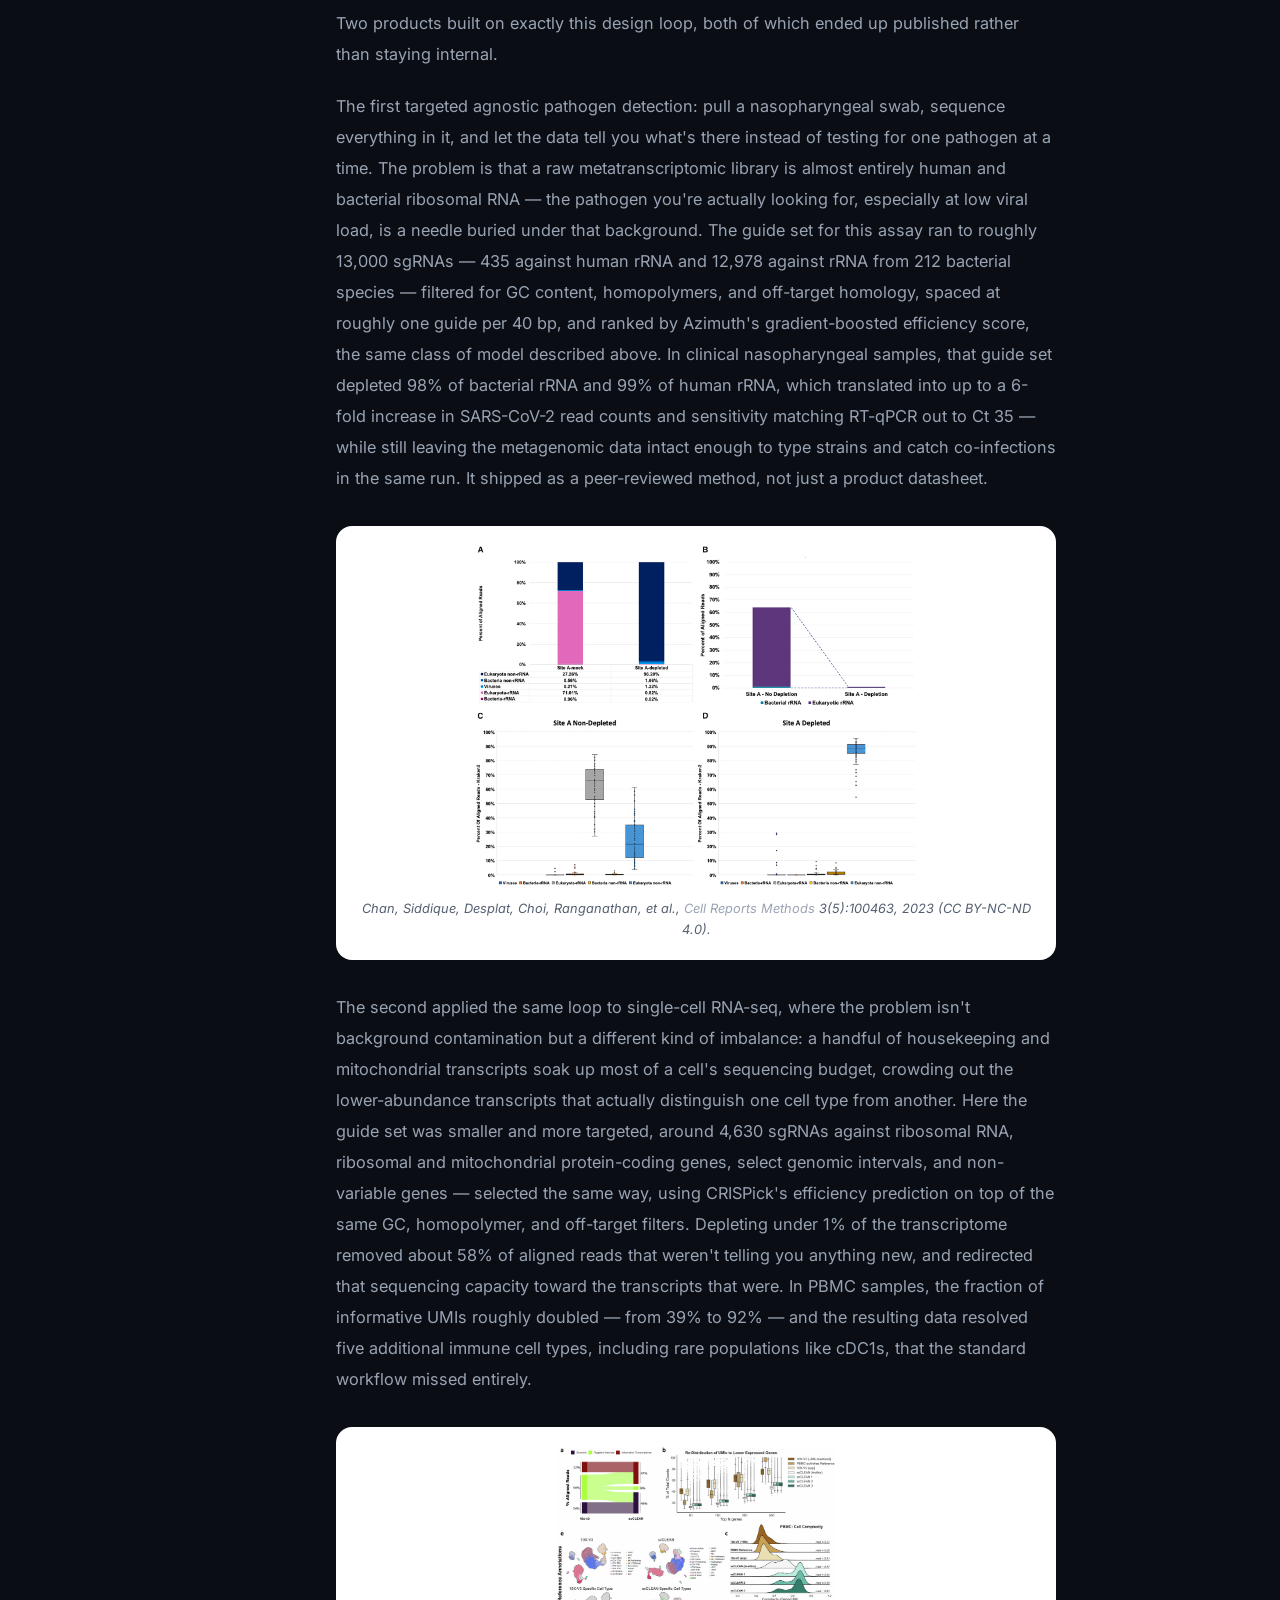
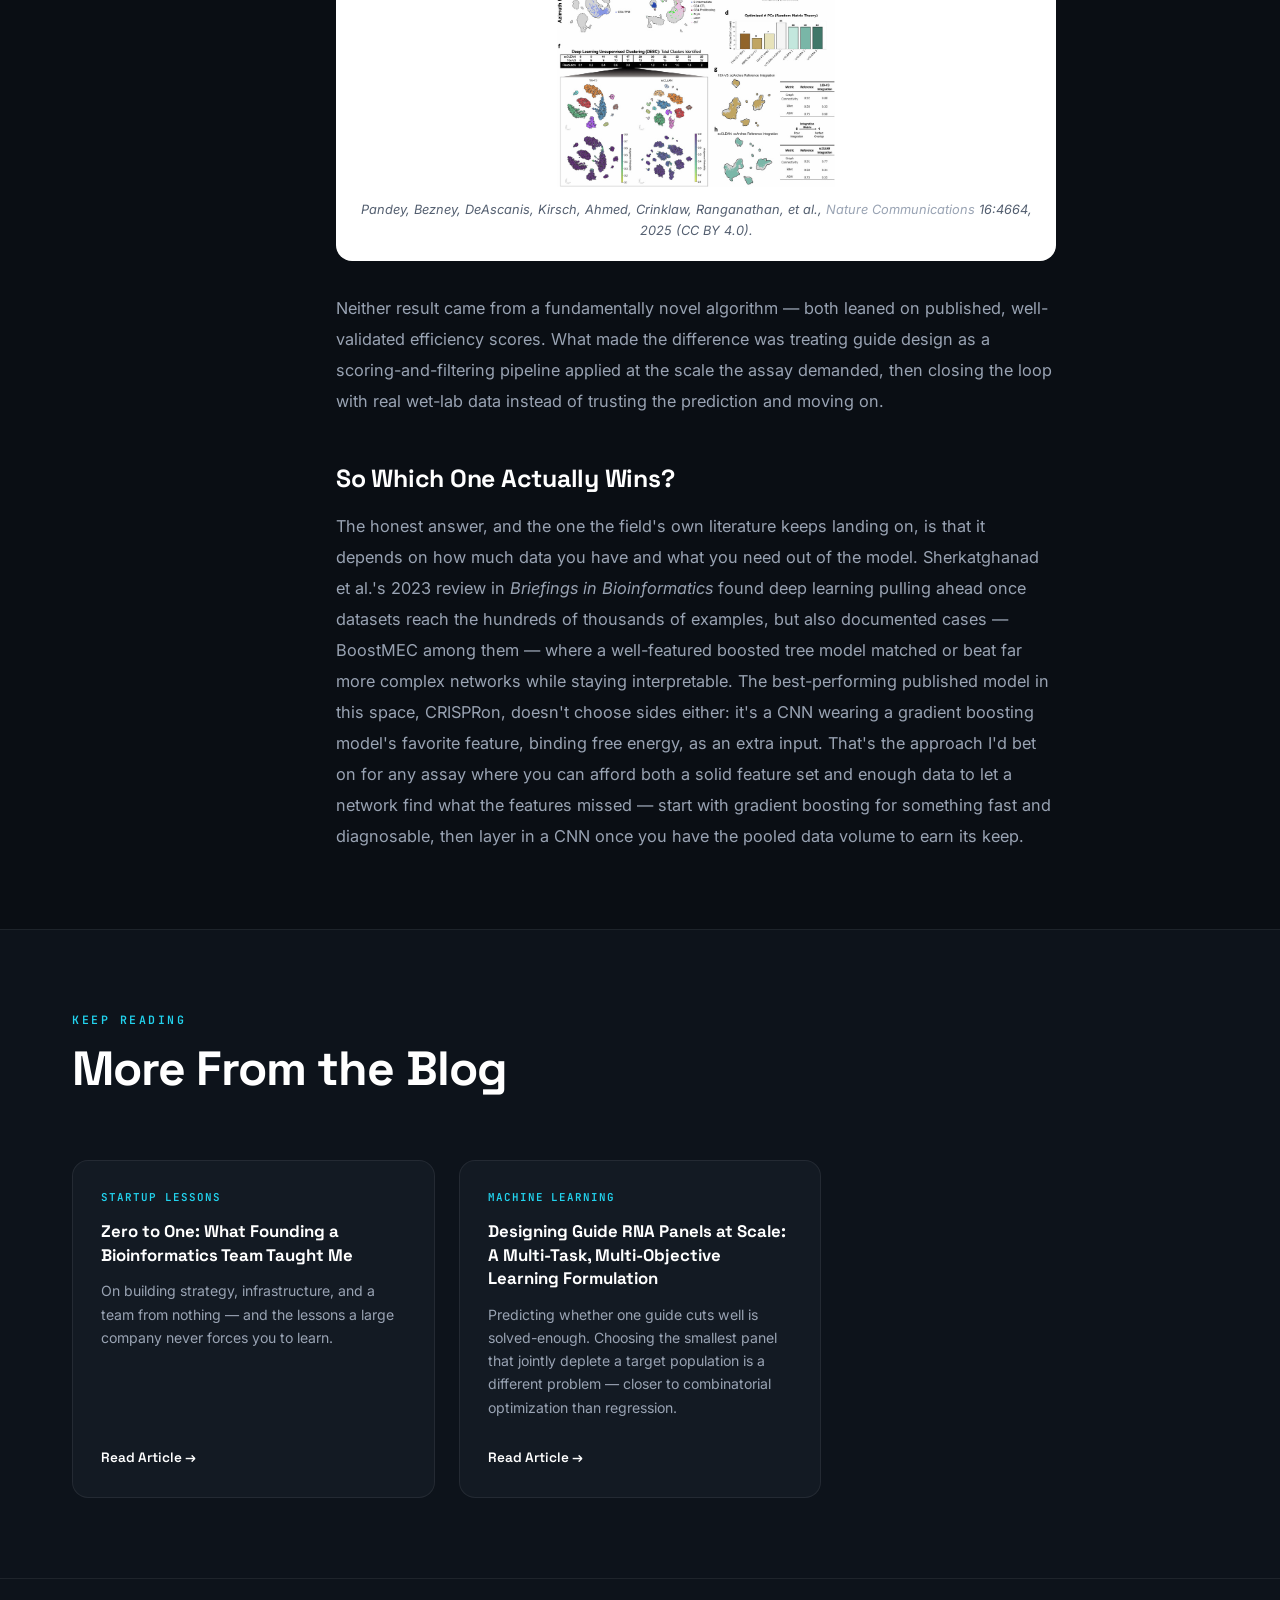
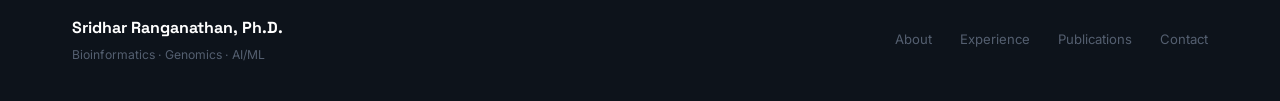
<file: blog/ai-for-crispr-design.html>
<!DOCTYPE html>
<html lang="en">
<head>
  <meta charset="UTF-8" />
  <meta name="viewport" content="width=device-width, initial-scale=1.0" />
  <meta name="description" content="Gradient boosting and convolutional neural networks solve overlapping but distinct problems in CRISPR guide RNA design &mdash; and depletion assays break half the assumptions either one starts with." />
  <title>Picking a Good Guide RNA at Scale: A Field Guide to Machine Learning for CRISPR Design | Sridhar Ranganathan</title>
  <link rel="preconnect" href="https://fonts.googleapis.com" />
  <link rel="preconnect" href="https://fonts.gstatic.com" crossorigin />
  <link href="https://fonts.googleapis.com/css2?family=Inter:wght@300;400;500;600;700&family=Space+Grotesk:wght@400;500;600;700;800&family=JetBrains+Mono:wght@400;500;600&display=swap" rel="stylesheet" />
  <link rel="stylesheet" href="../styles.css">
</head>
<body>

  <!-- ═══════════════════════ NAVIGATION ═══════════════════════ -->
  <nav class="nav" id="nav">
    <div class="nav__inner">
      <a class="nav__logo" href="../index.html">SR</a>
      <ul class="nav__links" id="navLinks">
        <li><a href="../index.html#about">About</a></li>
        <li><a href="../index.html#highlights">Highlights</a></li>
        <li><a href="../index.html#experience">Experience</a></li>
        <li><a href="../index.html#work">Featured Work</a></li>
        <li><a href="../index.html#skills">Skills</a></li>
        <li><a href="../publications/index.html">Publications</a></li>
        <li><a href="index.html" class="active">Blog</a></li>
        <li><a href="../index.html#contact">Contact</a></li>
      </ul>
      <button class="nav__toggle" id="navToggle" aria-label="Toggle menu">
        <span></span><span></span><span></span>
      </button>
    </div>
  </nav>

  <!-- ═══════════════════════ ARTICLE HEADER ═══════════════════════ -->
  <header class="article__header">
    <div class="container">
      <a href="index.html" class="article__back reveal">&larr; Back to Blog</a>
      <div class="reveal">
        <div class="article__meta">
          <span class="tag tag--accent">Machine Learning</span>
          <span class="article__date">July 2026</span>
          <span class="article__read-time">7 min read</span>
        </div>
        <h1 class="article__title">Picking a Good Guide RNA at Scale: A Field Guide to Machine Learning for CRISPR Design</h1>
        <p class="article__subtitle">Gradient boosting and convolutional neural networks solve overlapping but distinct problems &mdash; and the moment you move from editing a genome to depleting a library, half the assumptions either one starts with stop holding.</p>
      </div>
    </div>
  </header>

  <div class="article__body">
    <div class="container">

      <div class="article__layout">
        <aside class="article__toc reveal">
          <div class="article__toc-label">On This Page</div>
          <ol>
            <li><a href="#literature-review">What the Literature Actually Says</a></li>
            <li><a href="#depletion-vs-editing">Depletion Assays Break Half the Assumptions</a></li>
            <li><a href="#gradient-boosting">Gradient Boosting: Fast, Interpretable, Data-Efficient</a></li>
            <li><a href="#deep-cnns">Deep CNNs: Letting the Model Find the Motif</a></li>
            <li><a href="#loop-paid-off">Where the Loop Paid Off</a></li>
            <li><a href="#which-wins">So Which One Actually Wins?</a></li>
          </ol>
        </aside>

        <div class="article__content">

          <figure class="article__figure reveal">
            <img src="../assets/images/crispr_ai_fig1.png" alt="Illustration contrasting the traditional CRISPR guide design workflow &mdash; sequential sgRNA screening through an iterative optimization cycle with unpredictable off-target results &mdash; against an AI-driven predictive design workflow, where a deep learning engine trained on multi-dimensional features like on-target efficiency, off-target specificity, thermodynamics, and chromatin accessibility outputs guides in a single pass with predicted efficacy and specificity scores." />
            <figcaption>Trial-and-error guide screening versus single-shot predictive design: the shift this whole piece is about.</figcaption>
          </figure>

          <p>Editing a genome usually means designing a handful of guides against one gene. Building a molecular depletion assay meant designing, scoring, and functionally validating tens of thousands of guides at once, against thousands of distinct targets, in pools where every guide's behavior could shift depending on what else was in the tube with it. We ran that as a tight loop &mdash; design computationally, test in the wet lab, feed the results back in &mdash; for two to three cycles per assay, and the only way to make that loop converge quickly was to get serious about which sequence and structural features actually predicted whether a guide would cut well.</p>

          <h2 id="literature-review">What the Literature Actually Says</h2>
          <p>The last few years have produced a genuinely good body of work on this exact question, and it converges on the same shortlist of features every time: GC content and its position along the protospacer, PAM context, predicted secondary structure and binding free energy, and a handful of positional nucleotide preferences that don't have an obvious mechanistic story but show up in dataset after dataset anyway. Konstantakos et al.'s 2022 review in <em>Nucleic Acids Research</em> is the clearest map of this space I've read: it lays out the feature classes, the tool landscape from hypothesis-driven scoring rules through gradient-boosted trees to deep learning, and benchmarks all of it across six datasets spanning human, mouse, and zebrafish.</p>

          <figure class="article__figure reveal">
            <img src="../assets/images/ai-crispr-prediction-landscape-konstantakos2022.jpg" alt="Diagram summarizing the CRISPR-Cas9 gRNA efficiency prediction landscape: tasks (on-target/off-target prediction), features (sequence, structural, epigenetic), tool categories (alignment-based, hypothesis-driven, learning-based), and evaluation datasets across human, mouse, and zebrafish." />
            <figcaption>Adapted from Konstantakos et al., <em>Nucleic Acids Research</em> 50(7), 2022 (CC BY 4.0).</figcaption>
          </figure>

          <p>The strongest single result in this window is Xiang et al.'s 2021 CRISPRon model, published in <em>Nature Communications</em>. They generated a large new on-target activity dataset in HEK293T cells, merged it with existing public data, and trained a model that beat every prior tool &mdash; DeepHF, DeepSpCas9, Azimuth &mdash; across four independent test sets it had never seen. What makes it a good template isn't just the accuracy gain; it's that the model doesn't pick a side between "sequence-only" and "biophysical" features. It feeds one-hot encoded sequence through convolutional layers and concatenates that with a computed binding free energy term before the fully connected layers make the final call &mdash; a pattern worth stealing regardless of which base algorithm you reach for.</p>

          <h2 id="depletion-vs-editing">Depletion Assays Break Half the Assumptions</h2>
          <p>Almost all of that literature, including both papers above, is solving in vivo genome editing: pick the best three or four guides against one gene, where "best" means high on-target cutting and vanishingly low off-target risk elsewhere in a diploid genome. CRISPRclean-style depletion is a different design problem wearing the same enzyme. You're not editing anything &mdash; you're using Cas9 cleavage in vitro, before library amplification, to remove a defined population of unwanted cDNA molecules (ribosomal RNA, globin transcripts, whatever's swamping your signal) so they never make it into the sequencing data. That changes the optimization target in three ways. First, you need guides against thousands of sites, not three or four, so per-guide accuracy has to hold up at a scale where hand-curation is impossible. Second, off-target effects that would be a dealbreaker in vivo are irrelevant here &mdash; there's no genome to protect, only a library to clean &mdash; while a <em>false negative</em>, a target that survives cleavage, is the costly failure mode. Third, because every guide in a depletion pool competes for the same Cas9 and reaction volume, you can't score guides independently the way most published models do; you have to weigh PAM site density and steric crowding across the whole pool, and use efficacy predictions to set relative molar ratios rather than a simple pass/fail cutoff.</p>

          <h2 id="gradient-boosting">Gradient Boosting: Fast, Interpretable, Data-Efficient</h2>
          <p>For a problem shaped like that, gradient boosting regressors are usually the right first tool, and the data backs that up better than the "deep learning wins by default" narrative suggests. XGBoost and LightGBM both handle the tabular, engineered-feature format this problem naturally takes &mdash; GC content, PAM density, thermodynamic scores, transcript abundance from empirical NGS data &mdash; without needing millions of examples to find signal. BoostMEC, a LightGBM-based model published in <em>BMC Bioinformatics</em> in 2022, benchmarked favorably against ten established tools, including several deep learning models, across thirteen external datasets, and its authors point out a real practical advantage: boosted trees hand you interpretable feature importances, so when a batch of guides underperforms you can trace the failure to a specific feature instead of treating the model as a black box. In a design-build-test loop under time pressure, that diagnosability is worth almost as much as raw accuracy.</p>

          <span class="tag article__code-label">Pseudocode</span>
          <pre class="article__code"><code><span class="cm"># 1. Engineer features for every candidate guide</span>
import pandas as pd
from lightgbm import LGBMRegressor
from sklearn.model_selection import train_test_split

def featurize(guide):
    return {
        "gc_content":            gc_fraction(guide.seq),
        "gc_by_position":        positional_gc(guide.seq),
        "pam_density":           pam_sites_nearby(guide.locus),  <span class="cm"># steric crowding proxy</span>
        "delta_g_binding":       predict_binding_energy(guide.seq, guide.target),
        "transcript_abundance":  ngs_abundance.get(guide.target_id, 0.0),
        "homopolymer_len":       longest_homopolymer(guide.seq),
    }

features = pd.DataFrame([featurize(g) for g in candidate_guides])
labels   = pd.Series([g.measured_efficiency for g in candidate_guides])  <span class="cm"># prior wet-lab round</span>

X_train, X_val, y_train, y_val = train_test_split(features, labels, test_size=0.2)

<span class="cm"># 2. Fit a gradient-boosted regressor over the engineered features</span>
model = LGBMRegressor(n_estimators=500, learning_rate=0.03, max_depth=6, subsample=0.8)
model.fit(X_train, y_train, eval_set=[(X_val, y_val)], early_stopping_rounds=30)

<span class="cm"># 3. Score and rank every candidate guide in the pool</span>
ranked = features.assign(score=model.predict(features)).sort_values("score", ascending=False)

<span class="cm"># 4. Feature importances explain *why* a guide underperformed</span>
importances = pd.Series(model.feature_importances_, index=features.columns)
print(importances.sort_values(ascending=False))</code></pre>

          <h2 id="deep-cnns">Deep CNNs: Letting the Model Find the Motif</h2>
          <p>Convolutional neural networks earn their keep when the signal is more subtle than any hand-engineered feature captures &mdash; sequence motifs and positional interactions across the protospacer and PAM that nobody has written down as a formula, because nobody fully knows what they are yet. CRISPRon's architecture illustrates how to do this without discarding domain knowledge: one-hot encode the 30-mer, run it through parallel convolutional filters at multiple kernel widths to catch motifs of different lengths, pool and flatten, then merge that representation with the binding free energy term before fully connected layers predict efficiency.</p>

          <figure class="article__figure reveal">
            <img src="../assets/images/crispron-cnn-architecture-xiang2021.jpg" alt="CRISPRon model architecture diagram showing one-hot encoded sequence passed through parallel convolutional filters of varying width, pooled and flattened, then merged with a binding free energy term through fully connected layers to predict gRNA efficiency; below, a bar chart shows CRISPRon outperforming DeepHF, DeepSpCas9, and Azimuth on Spearman correlation across four independent test sets." />
            <figcaption>Adapted from Xiang et al., <em>Nature Communications</em> 12, 3238 (2021) (CC BY 4.0).</figcaption>
          </figure>

          <span class="tag article__code-label">Pseudocode</span>
          <pre class="article__code"><code><span class="cm"># One-hot sequence + binding free energy -&gt; predicted on-target efficiency</span>
import torch
import torch.nn as nn

class CRISPRonStyleCNN(nn.Module):
    def __init__(self, seq_len=30, n_bases=4):
        super().__init__()
        <span class="cm"># parallel filters catch motifs of different lengths</span>
        self.conv3 = nn.Conv1d(n_bases, 100, kernel_size=3)
        self.conv5 = nn.Conv1d(n_bases, 70,  kernel_size=5)
        self.conv7 = nn.Conv1d(n_bases, 40,  kernel_size=7)
        self.pool  = nn.AdaptiveMaxPool1d(1)

        conv_out_dim = 100 + 70 + 40
        self.fc = nn.Sequential(
            nn.Linear(conv_out_dim + 1, 80),  <span class="cm"># +1 for delta_g_binding</span>
            nn.ReLU(),
            nn.Linear(80, 60),
            nn.ReLU(),
            nn.Linear(60, 1),
        )

    def forward(self, one_hot_seq, delta_g):
        <span class="cm"># one_hot_seq: (batch, 4, seq_len)</span>
        f3 = self.pool(torch.relu(self.conv3(one_hot_seq))).squeeze(-1)
        f5 = self.pool(torch.relu(self.conv5(one_hot_seq))).squeeze(-1)
        f7 = self.pool(torch.relu(self.conv7(one_hot_seq))).squeeze(-1)
        combined = torch.cat([f3, f5, f7, delta_g], dim=1)
        return self.fc(combined)

<span class="cm"># Training loop, conceptually</span>
model     = CRISPRonStyleCNN()
optimizer = torch.optim.Adam(model.parameters(), lr=1e-3)
loss_fn   = nn.MSELoss()

for epoch in range(n_epochs):
    for seqs, energies, efficiencies in train_loader:
        optimizer.zero_grad()
        loss = loss_fn(model(seqs, energies), efficiencies)
        loss.backward()
        optimizer.step()</code></pre>

          <p>The tradeoff is exactly what you'd expect: CNNs need real volume to train well, tens of thousands of labeled guides at minimum, and what they learn doesn't hand you an obvious explanation the way a feature-importance plot does. For depletion assay design specifically, that volume comes from pooled cleavage kinetics &mdash; a CNN trained on prior rounds of pooled data can pick up interaction effects between neighboring guides that a per-guide gradient boosting model, by construction, can't see at all.</p>

          <h2 id="loop-paid-off">Where the Loop Paid Off</h2>
          <p>Two products built on exactly this design loop, both of which ended up published rather than staying internal.</p>

          <p>The first targeted agnostic pathogen detection: pull a nasopharyngeal swab, sequence everything in it, and let the data tell you what's there instead of testing for one pathogen at a time. The problem is that a raw metatranscriptomic library is almost entirely human and bacterial ribosomal RNA &mdash; the pathogen you're actually looking for, especially at low viral load, is a needle buried under that background. The guide set for this assay ran to roughly 13,000 sgRNAs &mdash; 435 against human rRNA and 12,978 against rRNA from 212 bacterial species &mdash; filtered for GC content, homopolymers, and off-target homology, spaced at roughly one guide per 40 bp, and ranked by Azimuth's gradient-boosted efficiency score, the same class of model described above. In clinical nasopharyngeal samples, that guide set depleted 98% of bacterial rRNA and 99% of human rRNA, which translated into up to a 6-fold increase in SARS-CoV-2 read counts and sensitivity matching RT-qPCR out to Ct 35 &mdash; while still leaving the metagenomic data intact enough to type strains and catch co-infections in the same run. It shipped as a peer-reviewed method, not just a product datasheet.</p>

          <figure class="article__figure reveal">
            <img src="../assets/images/crispr-pathogen-detection-depletion-chan2023.jpg" alt="Four-panel figure showing sequencing read composition before and after CRISPR depletion in a clinical nasopharyngeal sample: stacked bar charts showing eukaryotic rRNA dropping from roughly 71% to under 1% of aligned reads while informative non-rRNA reads rise to over 96%, plus box plots of read composition across many samples with and without depletion." />
            <figcaption>Chan, Siddique, Desplat, Choi, Ranganathan, et al., <em>Cell Reports Methods</em> 3(5):100463, 2023 (CC BY-NC-ND 4.0).</figcaption>
          </figure>

          <p>The second applied the same loop to single-cell RNA-seq, where the problem isn't background contamination but a different kind of imbalance: a handful of housekeeping and mitochondrial transcripts soak up most of a cell's sequencing budget, crowding out the lower-abundance transcripts that actually distinguish one cell type from another. Here the guide set was smaller and more targeted, around 4,630 sgRNAs against ribosomal RNA, ribosomal and mitochondrial protein-coding genes, select genomic intervals, and non-variable genes &mdash; selected the same way, using CRISPick's efficiency prediction on top of the same GC, homopolymer, and off-target filters. Depleting under 1% of the transcriptome removed about 58% of aligned reads that weren't telling you anything new, and redirected that sequencing capacity toward the transcripts that were. In PBMC samples, the fraction of informative UMIs roughly doubled &mdash; from 39% to 92% &mdash; and the resulting data resolved five additional immune cell types, including rare populations like cDC1s, that the standard workflow missed entirely.</p>

          <figure class="article__figure reveal">
            <img src="../assets/images/sccrispr-clean-scrna-seq-pandey2025.jpg" alt="Multi-panel figure showing scCLEAN results: a Sankey diagram showing reads redistributed from targeted intervals toward informative transcriptome after CRISPR depletion; box plots showing lower concentration of UMIs in top expressed genes; and UMAP plots showing five additional immune cell types resolved with scCLEAN that are absent from the standard 10x workflow." />
            <figcaption>Pandey, Bezney, DeAscanis, Kirsch, Ahmed, Crinklaw, Ranganathan, et al., <em>Nature Communications</em> 16:4664, 2025 (CC BY 4.0).</figcaption>
          </figure>

          <p>Neither result came from a fundamentally novel algorithm &mdash; both leaned on published, well-validated efficiency scores. What made the difference was treating guide design as a scoring-and-filtering pipeline applied at the scale the assay demanded, then closing the loop with real wet-lab data instead of trusting the prediction and moving on.</p>

          <h2 id="which-wins">So Which One Actually Wins?</h2>
          <p>The honest answer, and the one the field's own literature keeps landing on, is that it depends on how much data you have and what you need out of the model. Sherkatghanad et al.'s 2023 review in <em>Briefings in Bioinformatics</em> found deep learning pulling ahead once datasets reach the hundreds of thousands of examples, but also documented cases &mdash; BoostMEC among them &mdash; where a well-featured boosted tree model matched or beat far more complex networks while staying interpretable. The best-performing published model in this space, CRISPRon, doesn't choose sides either: it's a CNN wearing a gradient boosting model's favorite feature, binding free energy, as an extra input. That's the approach I'd bet on for any assay where you can afford both a solid feature set and enough data to let a network find what the features missed &mdash; start with gradient boosting for something fast and diagnosable, then layer in a CNN once you have the pooled data volume to earn its keep.</p>

        </div>
      </div>

    </div>
  </div>

  <!-- ═══════════════════════ MORE FROM THE BLOG ═══════════════════════ -->
  <section class="article__more">
    <div class="container">
      <div class="section__header reveal">
        <div class="section__label">Keep Reading</div>
        <h2 class="section__title">More From the Blog</h2>
      </div>
      <div class="blog__grid">
        <a class="blog-card blog-card--link reveal" href="zero-to-one-founding-bioinformatics-team.html">
          <div class="blog-card__tag">Startup Lessons</div>
          <h3 class="blog-card__title">Zero to One: What Founding a Bioinformatics Team Taught Me</h3>
          <p class="blog-card__excerpt">On building strategy, infrastructure, and a team from nothing &mdash; and the lessons a large company never forces you to learn.</p>
          <div class="blog-card__footer">
            <span class="blog-card__read-more">Read Article &rarr;</span>
          </div>
        </a>
        <a class="blog-card blog-card--link reveal" href="guide-rna-panel-design.html">
          <div class="blog-card__tag">Machine Learning</div>
          <h3 class="blog-card__title">Designing Guide RNA Panels at Scale: A Multi-Task, Multi-Objective Learning Formulation</h3>
          <p class="blog-card__excerpt">Predicting whether one guide cuts well is solved-enough. Choosing the smallest panel that jointly deplete a target population is a different problem &mdash; closer to combinatorial optimization than regression.</p>
          <div class="blog-card__footer">
            <span class="blog-card__read-more">Read Article &rarr;</span>
          </div>
        </a>
      </div>
    </div>
  </section>

  <!-- ═══════════════════════ FOOTER ═══════════════════════ -->
  <footer class="footer">
    <div class="container footer__inner">
      <div class="footer__left">
        <span class="footer__name">Sridhar Ranganathan, Ph.D.</span>
        <span class="footer__tagline">Bioinformatics &middot; Genomics &middot; AI/ML</span>
      </div>
      <div class="footer__links">
        <a href="../index.html#about">About</a>
        <a href="../index.html#experience">Experience</a>
        <a href="../publications/index.html">Publications</a>
        <a href="../index.html#contact">Contact</a>
      </div>
    </div>
  </footer>

  <script src="../main.js"></script>
</body>
</html>
</file>
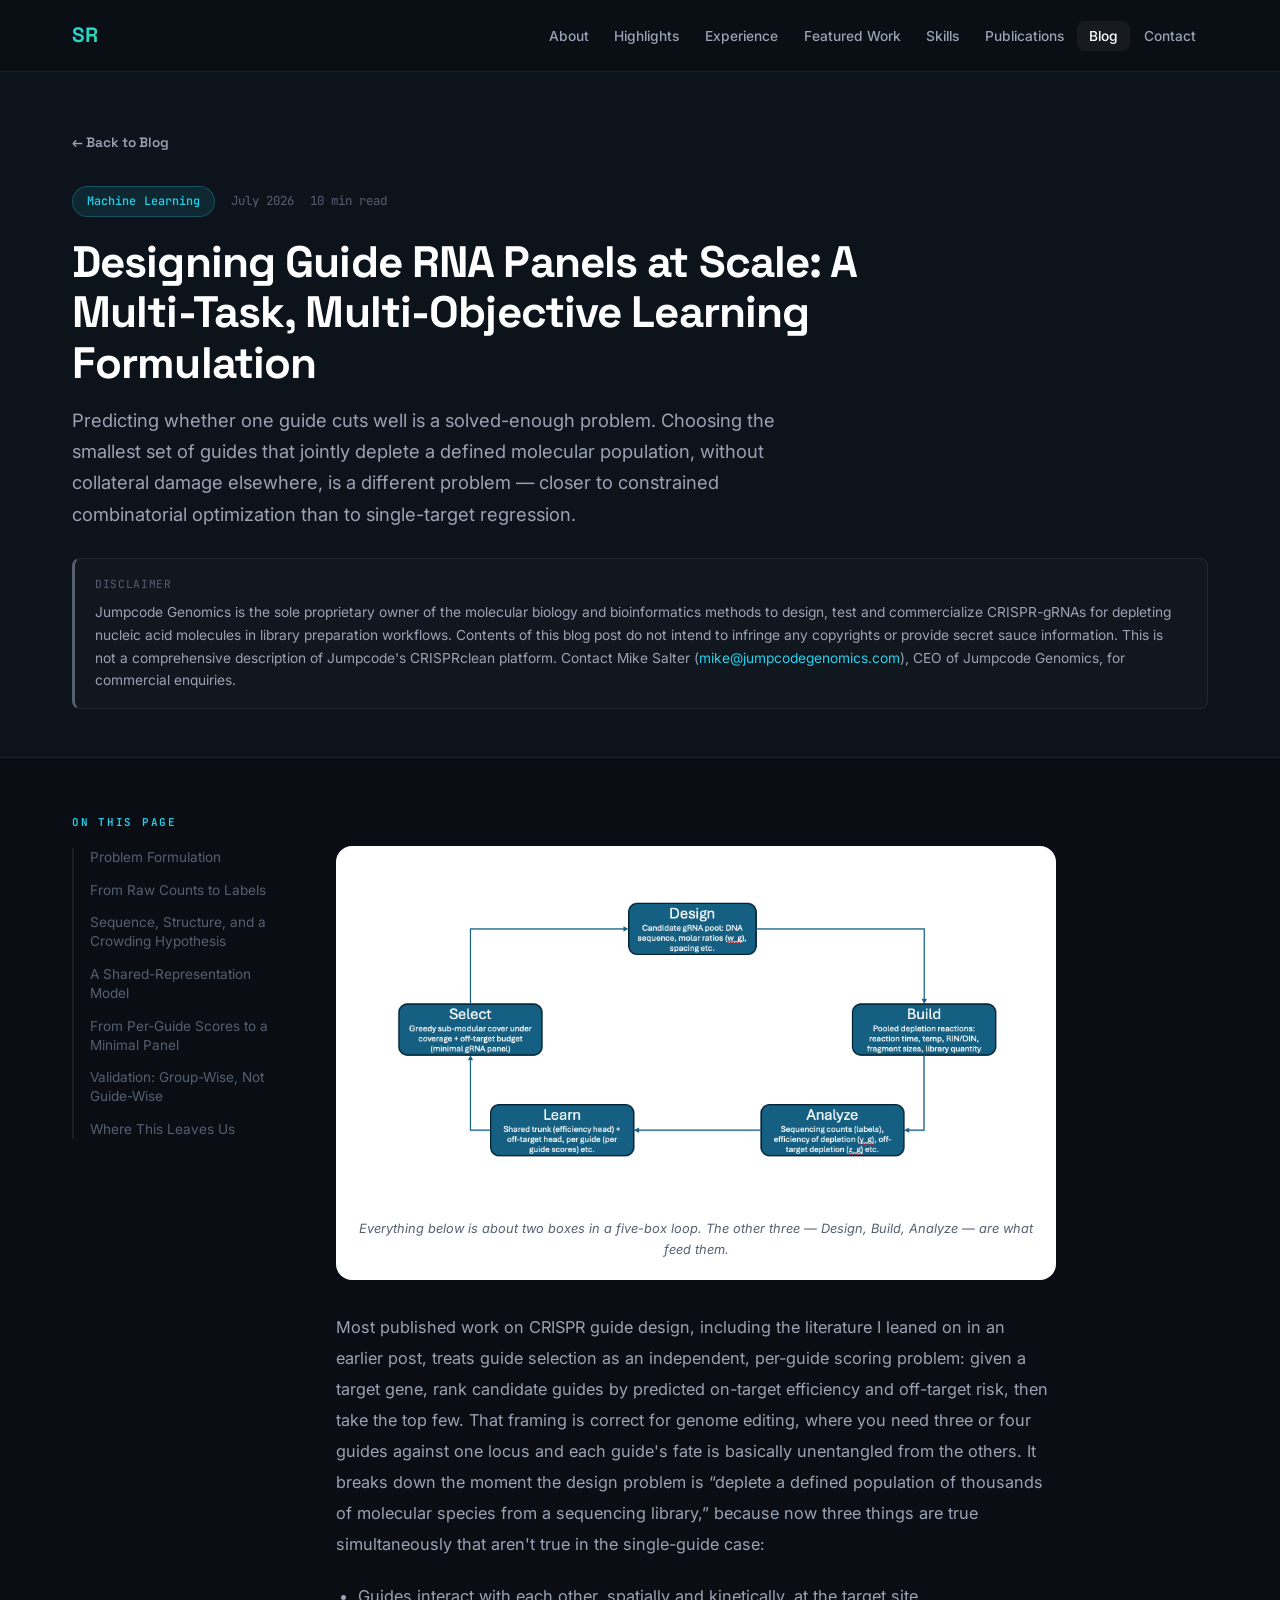
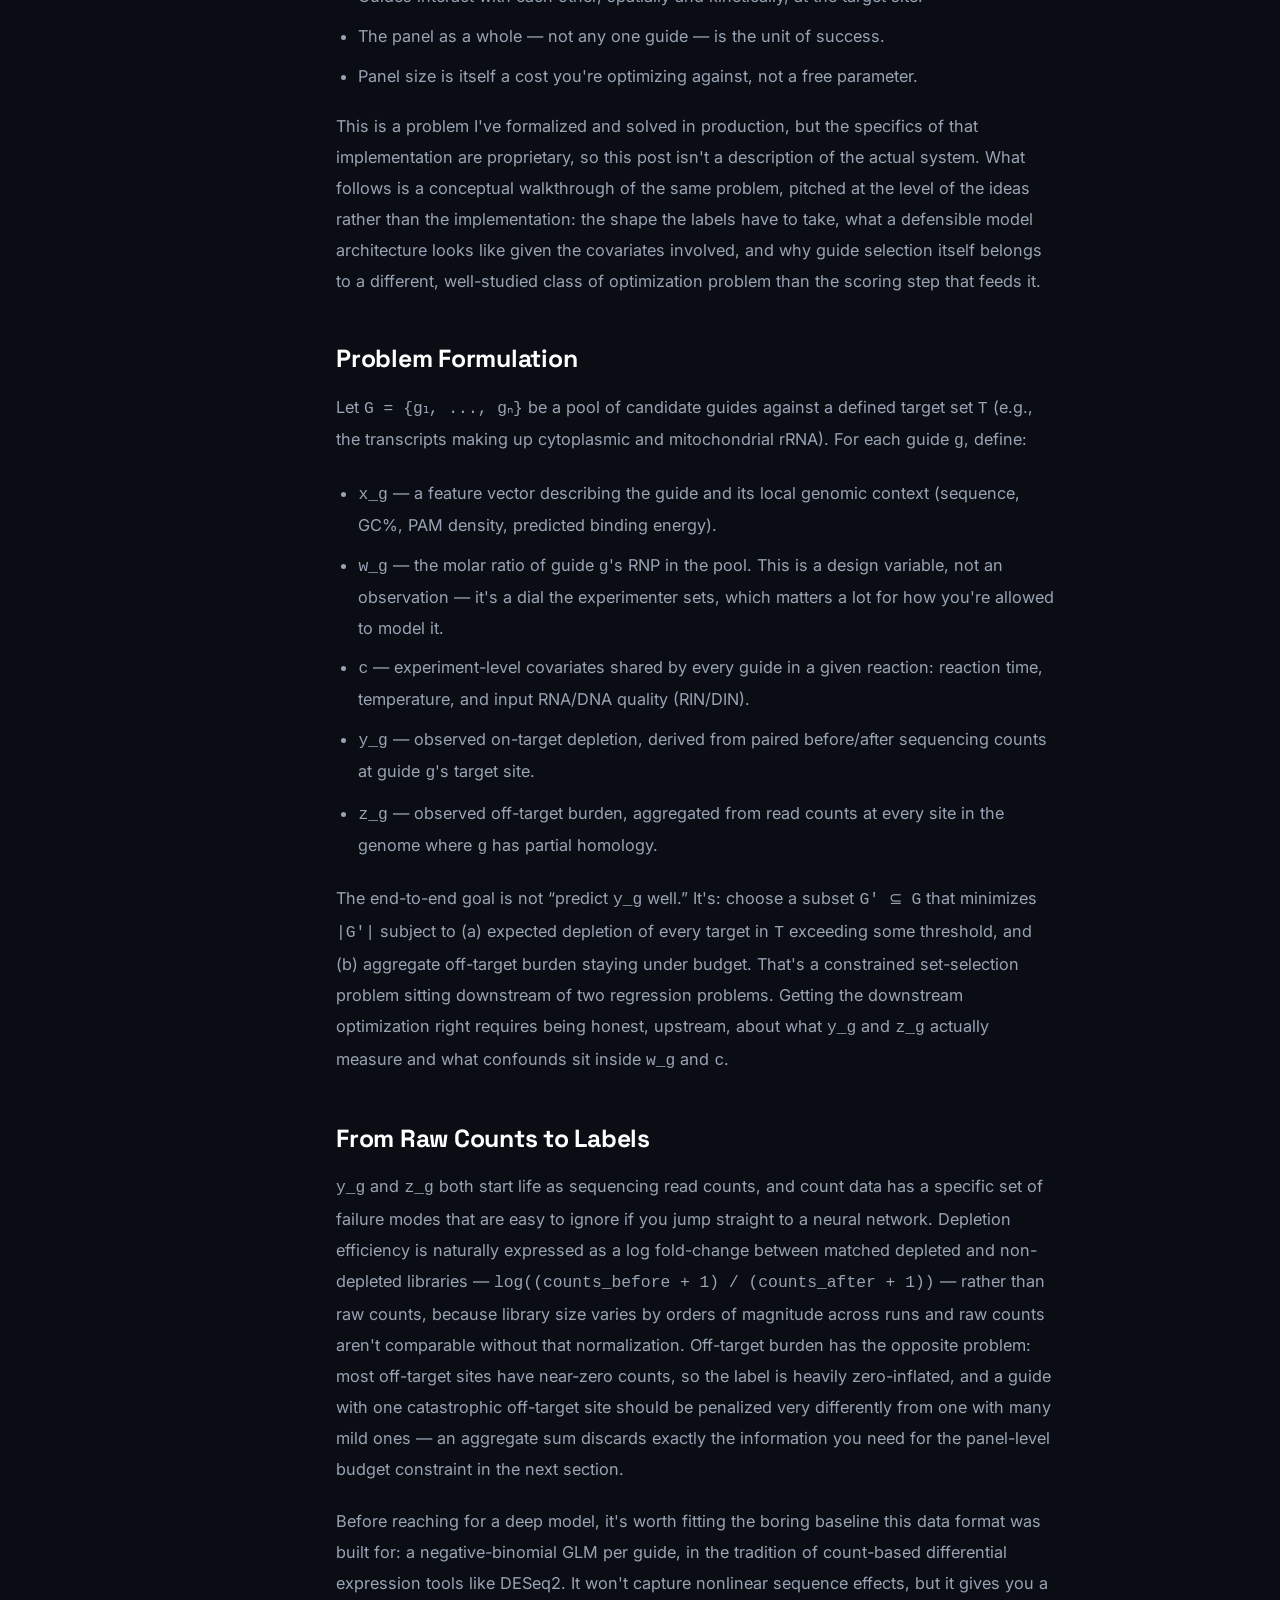
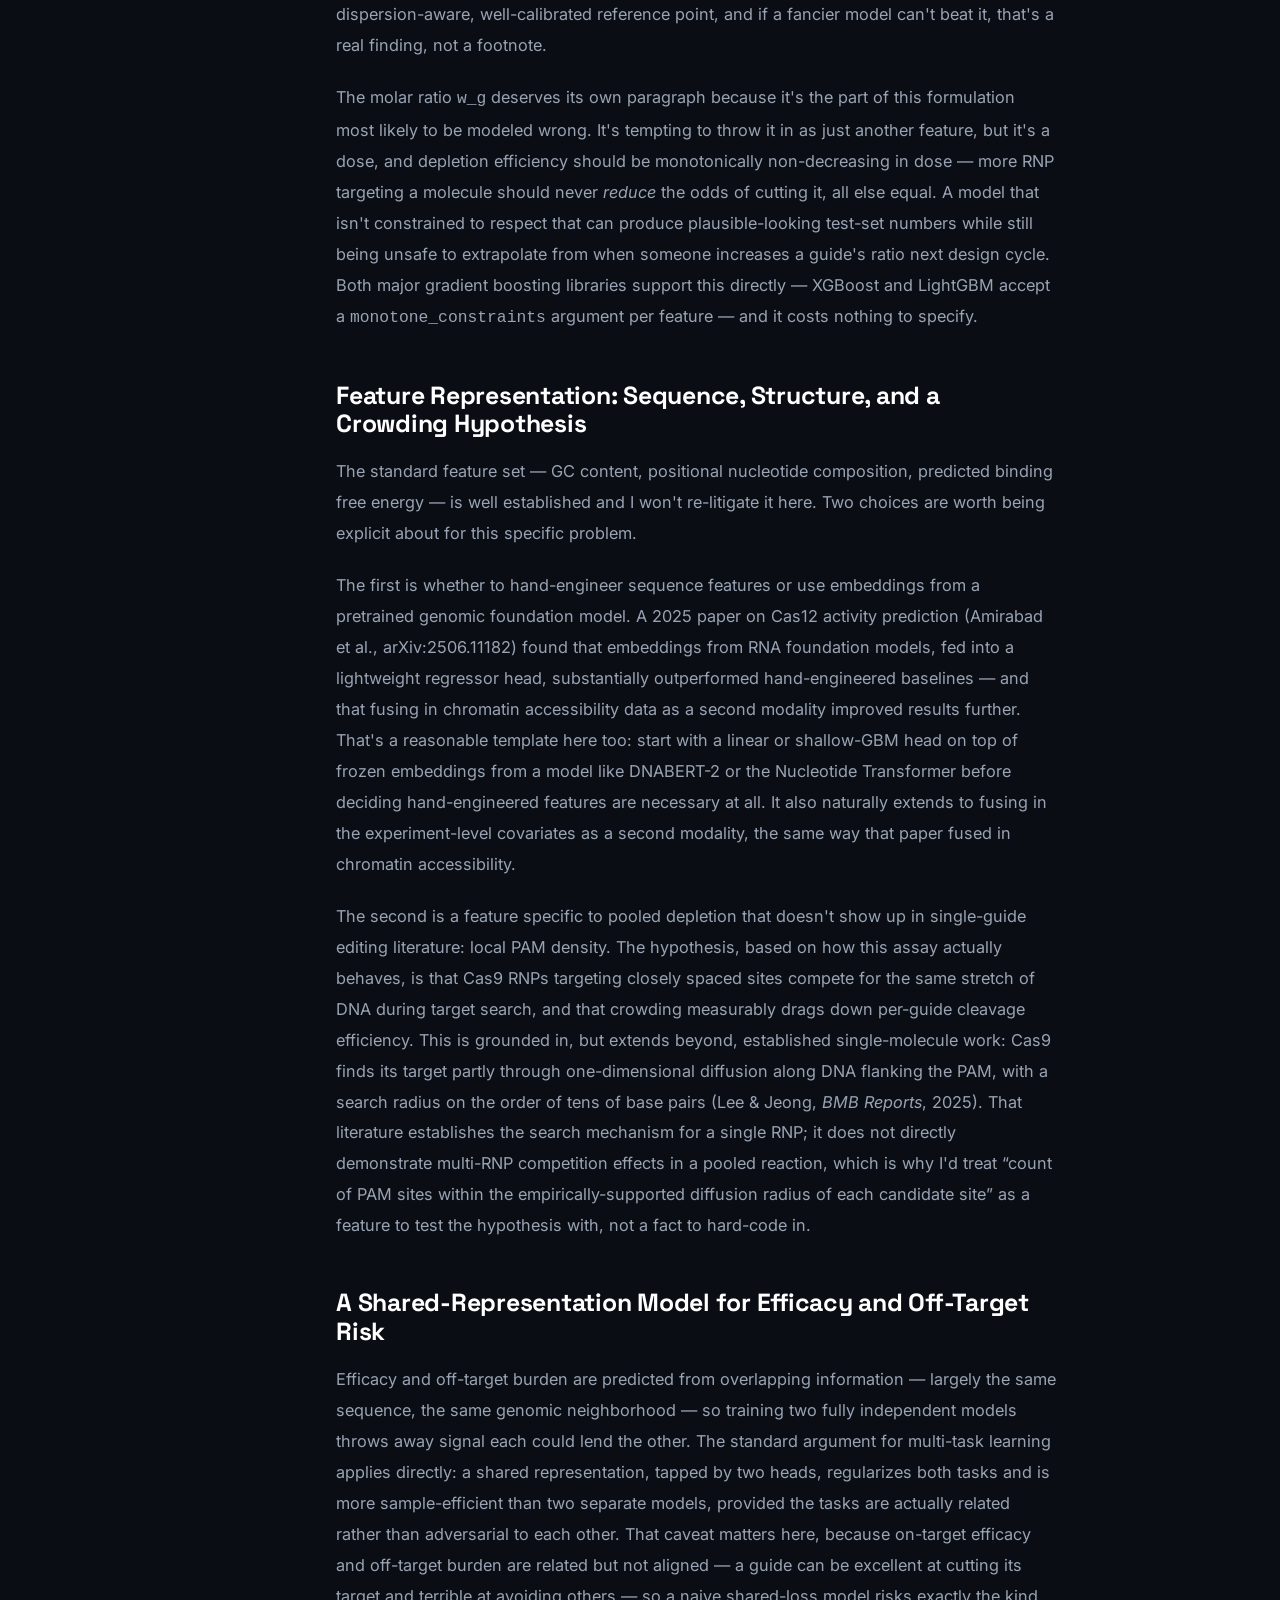
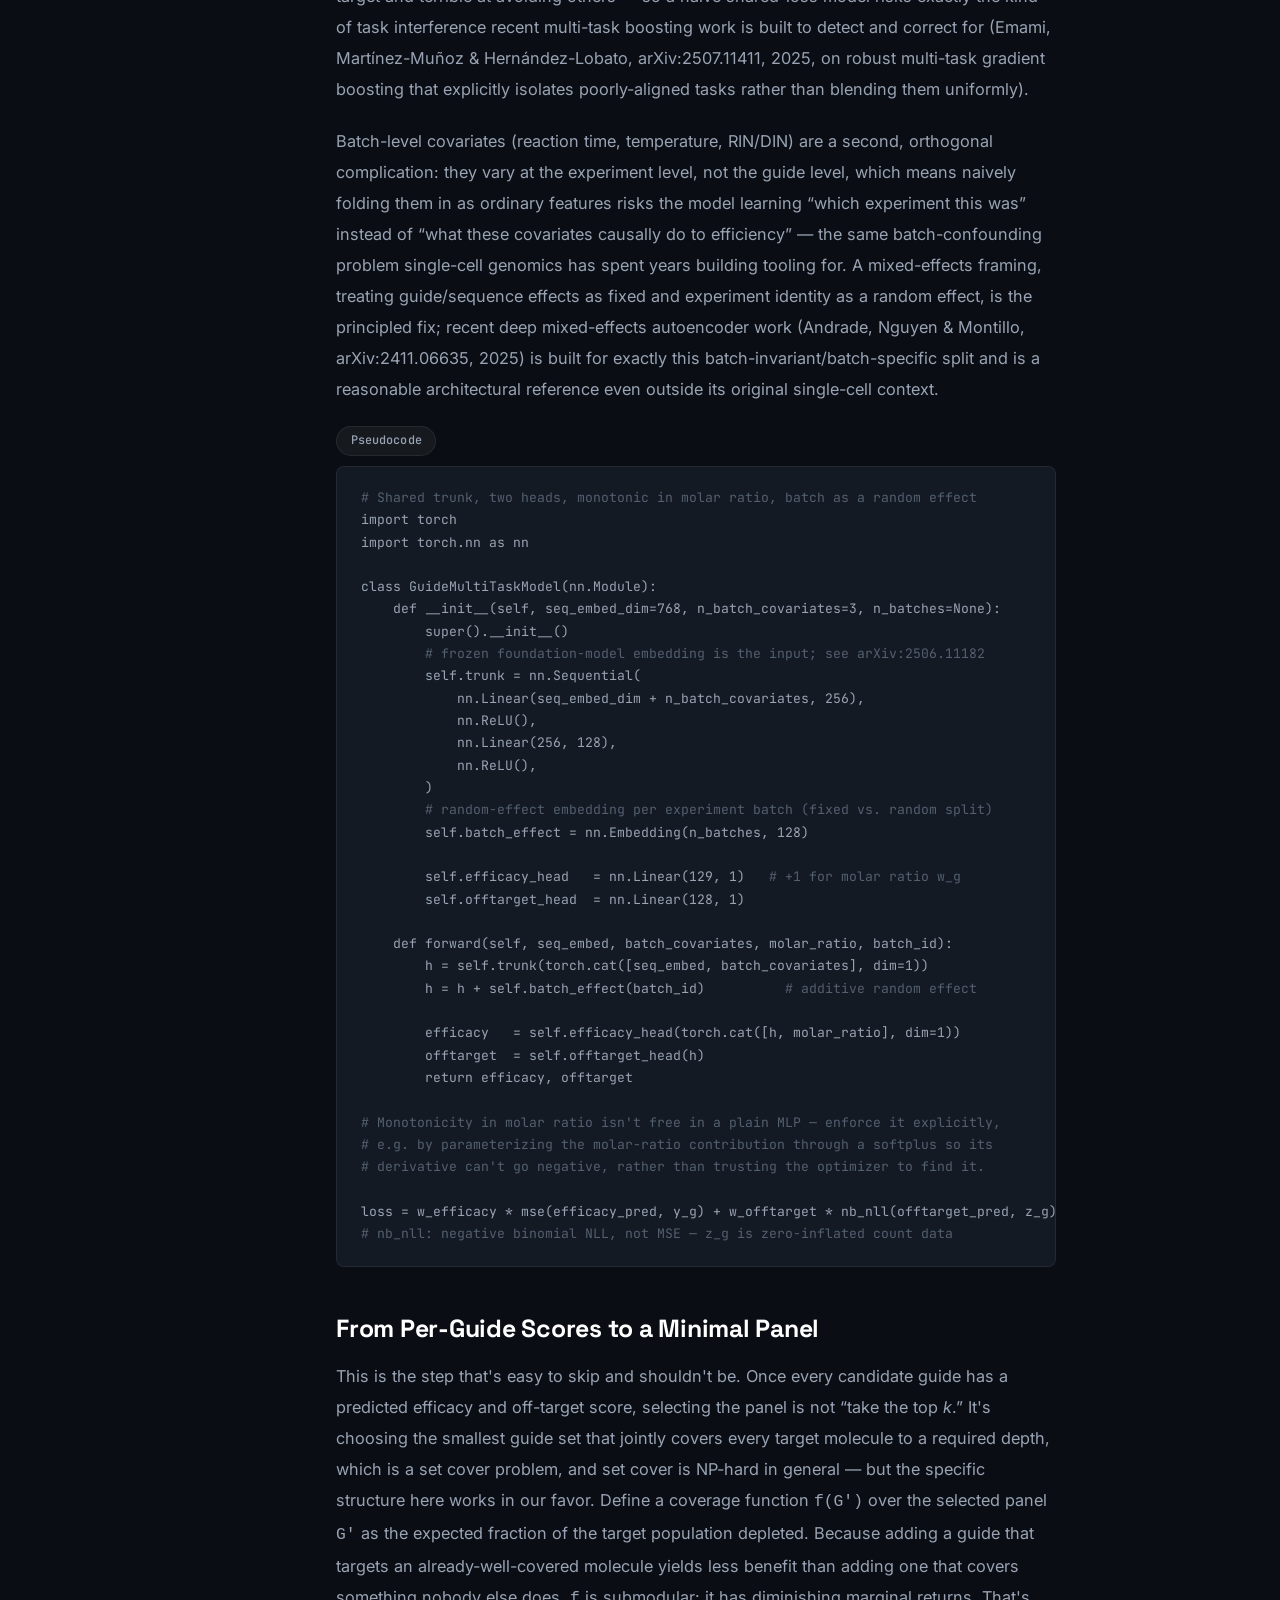
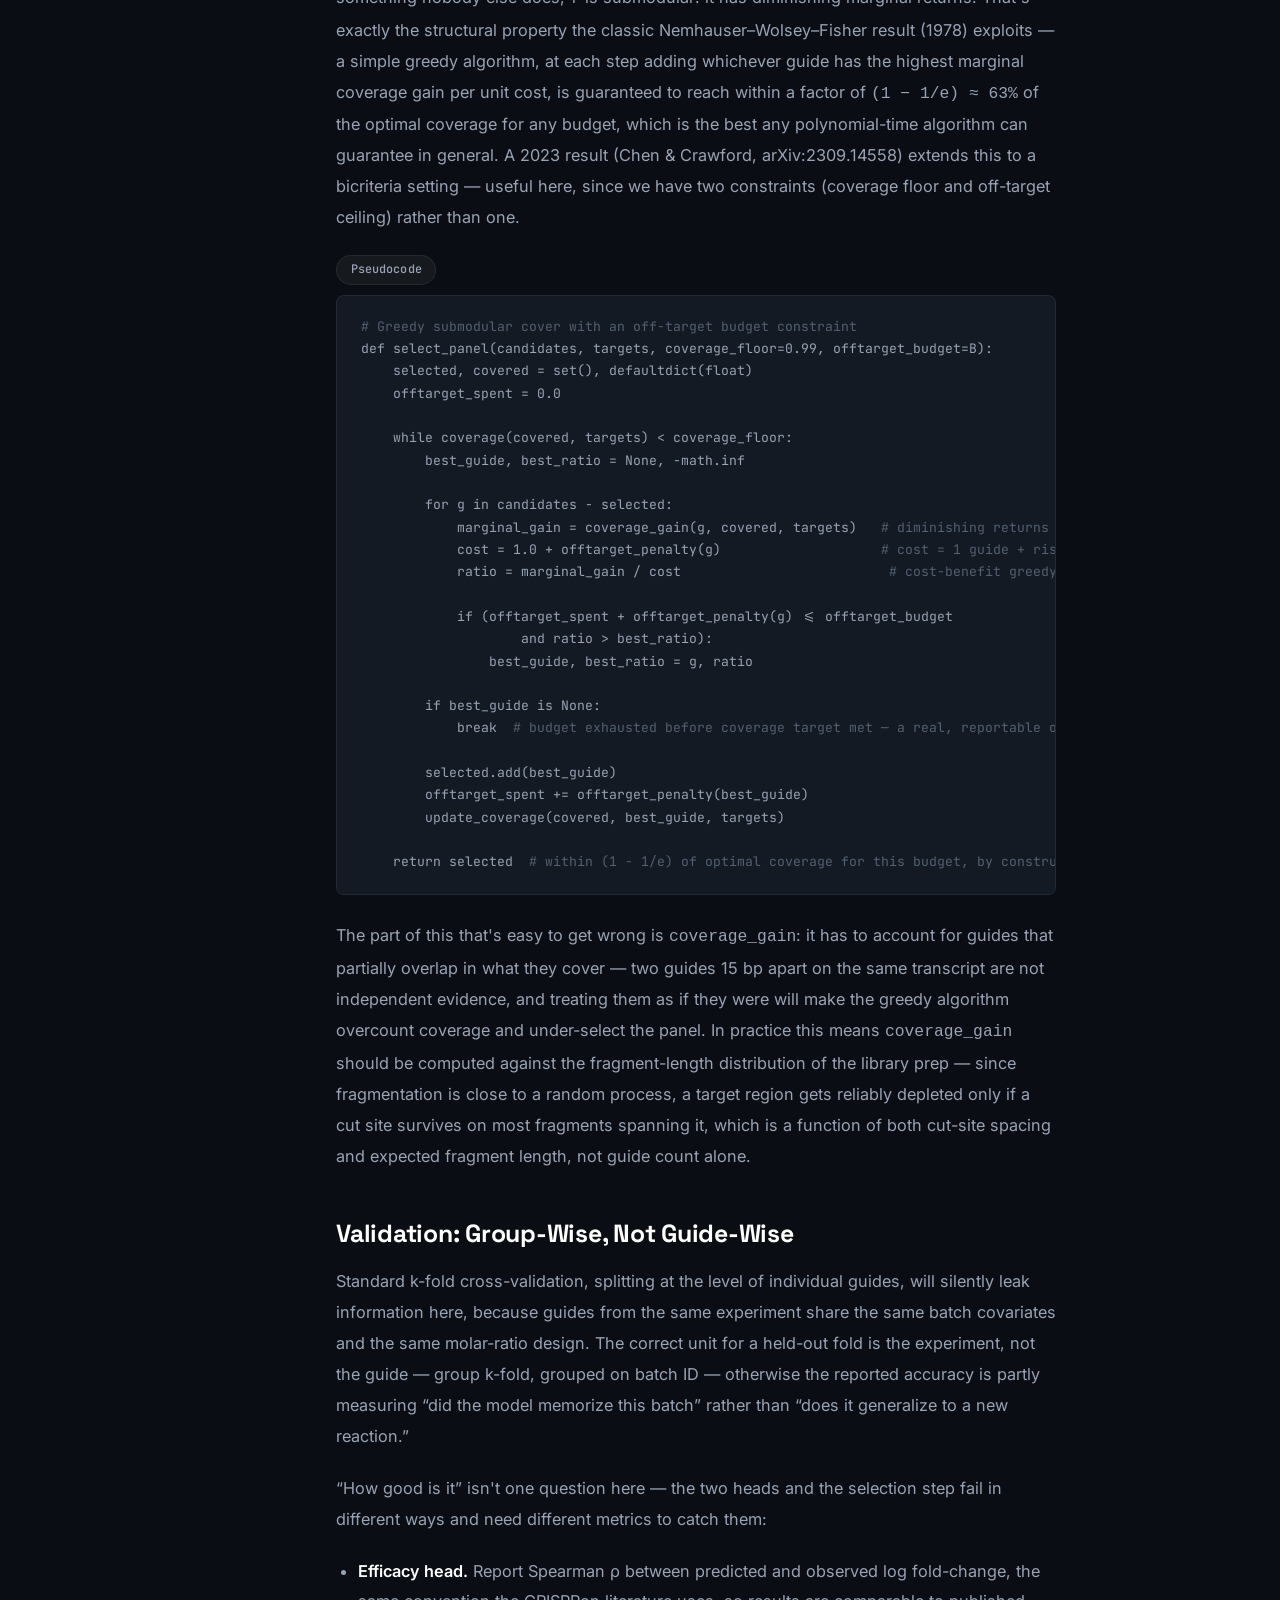
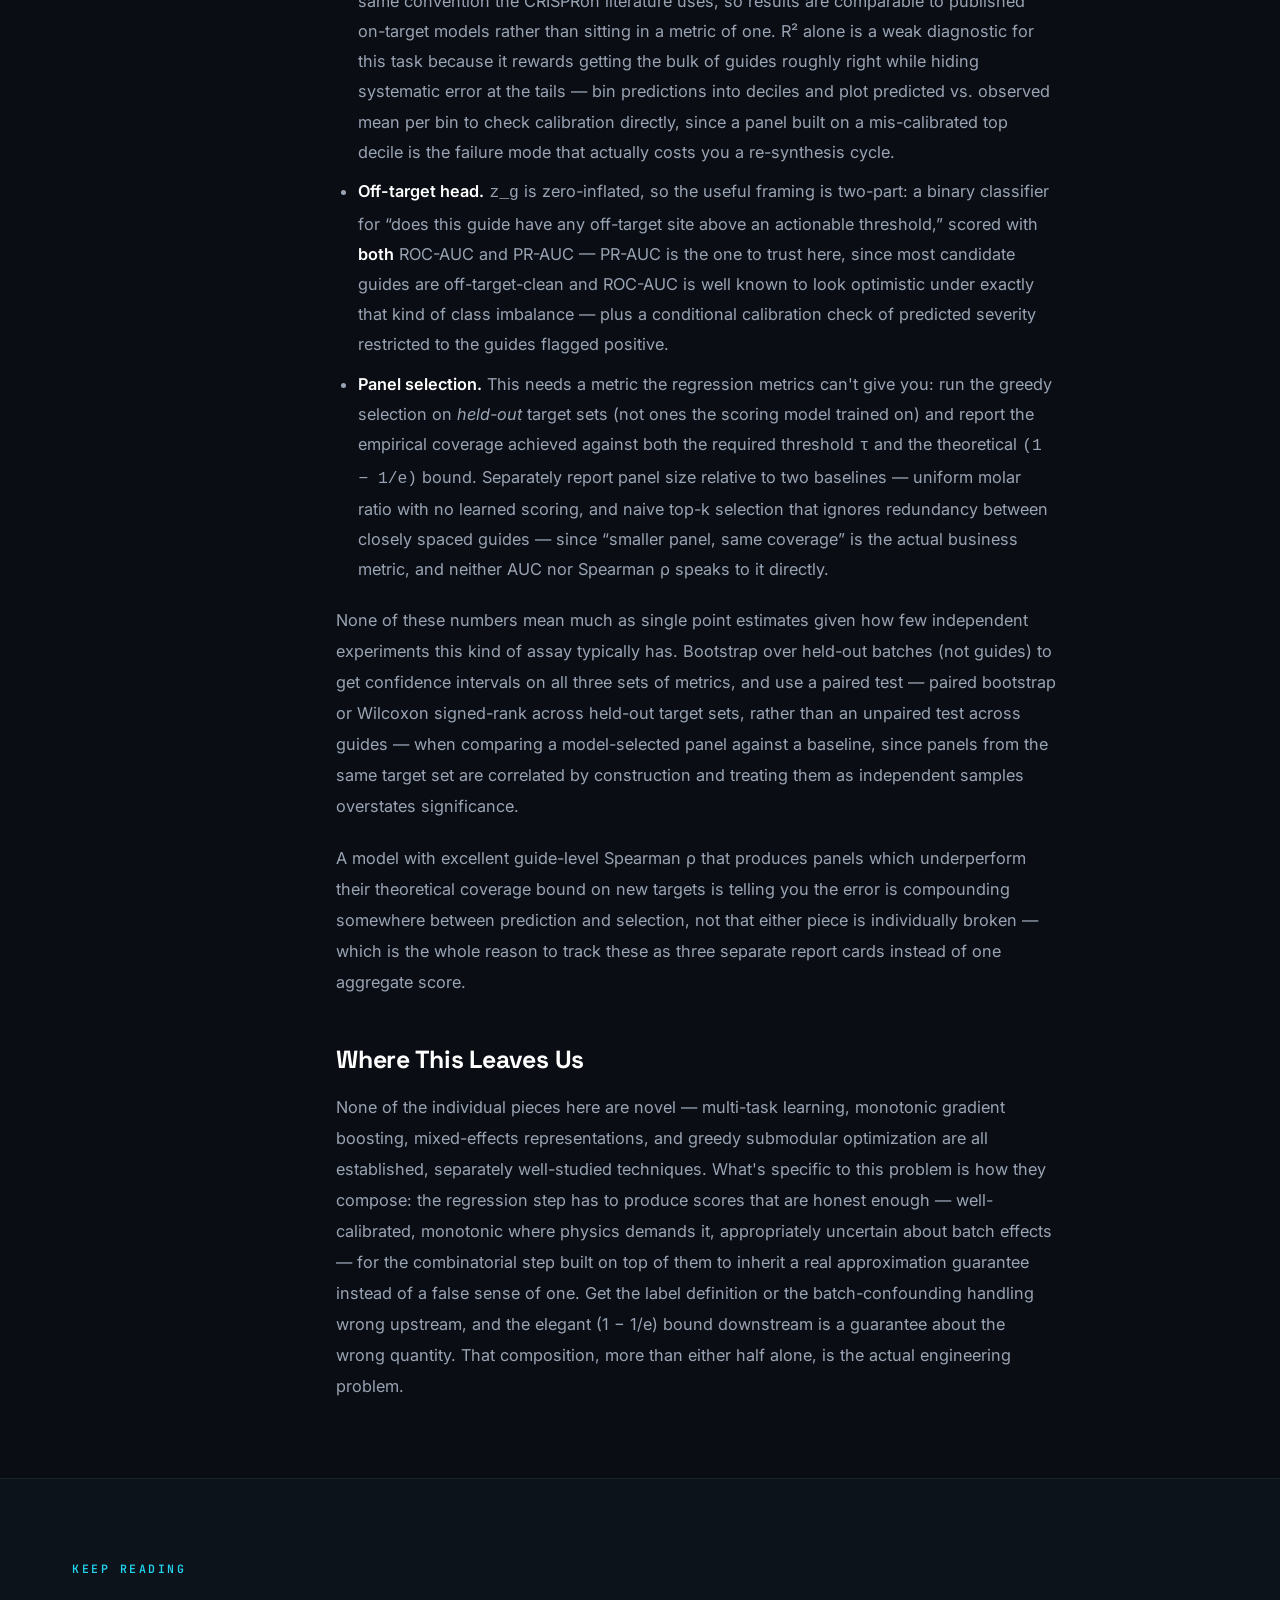
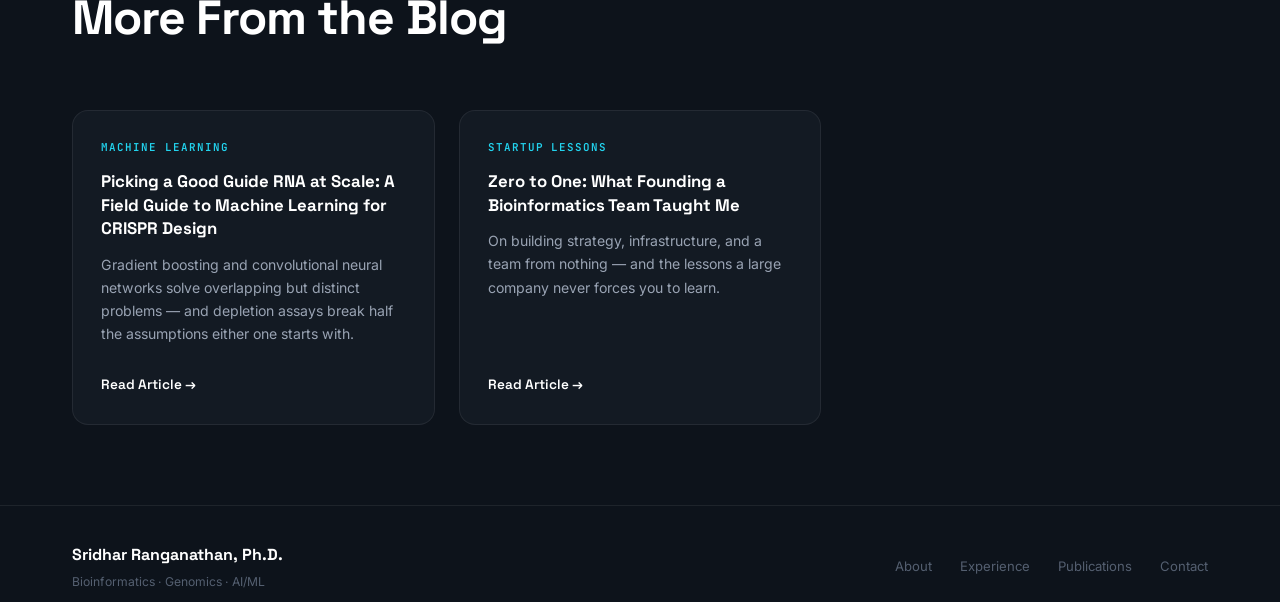
<file: blog/guide-rna-panel-design.html>
<!DOCTYPE html>
<html lang="en">
<head>
  <meta charset="UTF-8" />
  <meta name="viewport" content="width=device-width, initial-scale=1.0" />
  <meta name="description" content="A multi-task, multi-objective machine learning formulation for designing pooled CRISPR guide RNA panels: labels from raw counts, a shared-representation model for efficacy and off-target risk, and panel selection as submodular set cover." />
  <title>Designing Guide RNA Panels at Scale: A Multi-Task, Multi-Objective Learning Formulation | Sridhar Ranganathan</title>
  <link rel="preconnect" href="https://fonts.googleapis.com" />
  <link rel="preconnect" href="https://fonts.gstatic.com" crossorigin />
  <link href="https://fonts.googleapis.com/css2?family=Inter:wght@300;400;500;600;700&family=Space+Grotesk:wght@400;500;600;700;800&family=JetBrains+Mono:wght@400;500;600&display=swap" rel="stylesheet" />
  <link rel="stylesheet" href="../styles.css">
</head>
<body>

  <!-- ═══════════════════════ NAVIGATION ═══════════════════════ -->
  <nav class="nav" id="nav">
    <div class="nav__inner">
      <a class="nav__logo" href="../index.html">SR</a>
      <ul class="nav__links" id="navLinks">
        <li><a href="../index.html#about">About</a></li>
        <li><a href="../index.html#highlights">Highlights</a></li>
        <li><a href="../index.html#experience">Experience</a></li>
        <li><a href="../index.html#work">Featured Work</a></li>
        <li><a href="../index.html#skills">Skills</a></li>
        <li><a href="../publications/index.html">Publications</a></li>
        <li><a href="index.html" class="active">Blog</a></li>
        <li><a href="../index.html#contact">Contact</a></li>
      </ul>
      <button class="nav__toggle" id="navToggle" aria-label="Toggle menu">
        <span></span><span></span><span></span>
      </button>
    </div>
  </nav>

  <!-- ═══════════════════════ ARTICLE HEADER ═══════════════════════ -->
  <header class="article__header">
    <div class="container">
      <a href="index.html" class="article__back reveal">&larr; Back to Blog</a>
      <div class="reveal">
        <div class="article__meta">
          <span class="tag tag--accent">Machine Learning</span>
          <span class="article__date">July 2026</span>
          <span class="article__read-time">10 min read</span>
        </div>
        <h1 class="article__title">Designing Guide RNA Panels at Scale: A Multi-Task, Multi-Objective Learning Formulation</h1>
        <p class="article__subtitle">Predicting whether one guide cuts well is a solved-enough problem. Choosing the smallest set of guides that jointly deplete a defined molecular population, without collateral damage elsewhere, is a different problem &mdash; closer to constrained combinatorial optimization than to single-target regression.</p>
        <div class="article__disclaimer">
          <span class="article__disclaimer-label">Disclaimer</span>
          <p>Jumpcode Genomics is the sole proprietary owner of the molecular biology and bioinformatics methods to design, test and commercialize CRISPR-gRNAs for depleting nucleic acid molecules in library preparation workflows. Contents of this blog post do not intend to infringe any copyrights or provide secret sauce information. This is not a comprehensive description of Jumpcode's CRISPRclean platform. Contact Mike Salter (<a href="mailto:mike@jumpcodegenomics.com">mike@jumpcodegenomics.com</a>), CEO of Jumpcode Genomics, for commercial enquiries.</p>
        </div>
      </div>
    </div>
  </header>

  <div class="article__body">
    <div class="container">

      <div class="article__layout">
        <aside class="article__toc reveal">
          <div class="article__toc-label">On This Page</div>
          <ol>
            <li><a href="#problem-formulation">Problem Formulation</a></li>
            <li><a href="#raw-counts-to-labels">From Raw Counts to Labels</a></li>
            <li><a href="#feature-representation">Sequence, Structure, and a Crowding Hypothesis</a></li>
            <li><a href="#shared-representation-model">A Shared-Representation Model</a></li>
            <li><a href="#minimal-panel">From Per-Guide Scores to a Minimal Panel</a></li>
            <li><a href="#validation">Validation: Group-Wise, Not Guide-Wise</a></li>
            <li><a href="#where-this-leaves-us">Where This Leaves Us</a></li>
          </ol>
        </aside>

        <div class="article__content">

          <figure class="article__figure reveal">
            <img src="../assets/images/ml-crispr-design-build-test-learn.png" alt="A five-stage design-build-test-learn loop: Design a candidate gRNA pool (DNA sequence, molar ratios w_g, spacing); Build it in pooled depletion reactions (reaction time, temp, RIN/DIN, fragment sizes, library quantity); Analyze sequencing counts into labels (efficiency of depletion y_g, off-target depletion z_g); Learn a shared trunk with an efficiency head and an off-target head producing per-guide scores; Select a minimal gRNA panel via greedy submodular cover under a coverage and off-target budget, which feeds back into the next round of Design." />
            <figcaption>Everything below is about two boxes in a five-box loop. The other three &mdash; Design, Build, Analyze &mdash; are what feed them.</figcaption>
          </figure>

          <p>Most published work on CRISPR guide design, including the literature I leaned on in an earlier post, treats guide selection as an independent, per-guide scoring problem: given a target gene, rank candidate guides by predicted on-target efficiency and off-target risk, then take the top few. That framing is correct for genome editing, where you need three or four guides against one locus and each guide's fate is basically unentangled from the others. It breaks down the moment the design problem is &ldquo;deplete a defined population of thousands of molecular species from a sequencing library,&rdquo; because now three things are true simultaneously that aren't true in the single-guide case:</p>

          <ul>
            <li>Guides interact with each other, spatially and kinetically, at the target site.</li>
            <li>The panel as a whole &mdash; not any one guide &mdash; is the unit of success.</li>
            <li>Panel size is itself a cost you're optimizing against, not a free parameter.</li>
          </ul>

          <p>This is a problem I've formalized and solved in production, but the specifics of that implementation are proprietary, so this post isn't a description of the actual system. What follows is a conceptual walkthrough of the same problem, pitched at the level of the ideas rather than the implementation: the shape the labels have to take, what a defensible model architecture looks like given the covariates involved, and why guide selection itself belongs to a different, well-studied class of optimization problem than the scoring step that feeds it.</p>

          <h2 id="problem-formulation">Problem Formulation</h2>
          <p>Let <code>G = {g&#8321;, ..., g&#8345;}</code> be a pool of candidate guides against a defined target set <code>T</code> (e.g., the transcripts making up cytoplasmic and mitochondrial rRNA). For each guide <code>g</code>, define:</p>

          <ul>
            <li><code>x_g</code> &mdash; a feature vector describing the guide and its local genomic context (sequence, GC%, PAM density, predicted binding energy).</li>
            <li><code>w_g</code> &mdash; the molar ratio of guide <code>g</code>'s RNP in the pool. This is a design variable, not an observation &mdash; it's a dial the experimenter sets, which matters a lot for how you're allowed to model it.</li>
            <li><code>c</code> &mdash; experiment-level covariates shared by every guide in a given reaction: reaction time, temperature, and input RNA/DNA quality (RIN/DIN).</li>
            <li><code>y_g</code> &mdash; observed on-target depletion, derived from paired before/after sequencing counts at guide <code>g</code>'s target site.</li>
            <li><code>z_g</code> &mdash; observed off-target burden, aggregated from read counts at every site in the genome where <code>g</code> has partial homology.</li>
          </ul>

          <p>The end-to-end goal is not &ldquo;predict <code>y_g</code> well.&rdquo; It's: choose a subset <code>G&#8242; &sube; G</code> that minimizes <code>|G&#8242;|</code> subject to (a) expected depletion of every target in <code>T</code> exceeding some threshold, and (b) aggregate off-target burden staying under budget. That's a constrained set-selection problem sitting downstream of two regression problems. Getting the downstream optimization right requires being honest, upstream, about what <code>y_g</code> and <code>z_g</code> actually measure and what confounds sit inside <code>w_g</code> and <code>c</code>.</p>

          <h2 id="raw-counts-to-labels">From Raw Counts to Labels</h2>
          <p><code>y_g</code> and <code>z_g</code> both start life as sequencing read counts, and count data has a specific set of failure modes that are easy to ignore if you jump straight to a neural network. Depletion efficiency is naturally expressed as a log fold-change between matched depleted and non-depleted libraries &mdash; <code>log((counts_before + 1) / (counts_after + 1))</code> &mdash; rather than raw counts, because library size varies by orders of magnitude across runs and raw counts aren't comparable without that normalization. Off-target burden has the opposite problem: most off-target sites have near-zero counts, so the label is heavily zero-inflated, and a guide with one catastrophic off-target site should be penalized very differently from one with many mild ones &mdash; an aggregate sum discards exactly the information you need for the panel-level budget constraint in the next section.</p>

          <p>Before reaching for a deep model, it's worth fitting the boring baseline this data format was built for: a negative-binomial GLM per guide, in the tradition of count-based differential expression tools like DESeq2. It won't capture nonlinear sequence effects, but it gives you a dispersion-aware, well-calibrated reference point, and if a fancier model can't beat it, that's a real finding, not a footnote.</p>

          <p>The molar ratio <code>w_g</code> deserves its own paragraph because it's the part of this formulation most likely to be modeled wrong. It's tempting to throw it in as just another feature, but it's a dose, and depletion efficiency should be monotonically non-decreasing in dose &mdash; more RNP targeting a molecule should never <em>reduce</em> the odds of cutting it, all else equal. A model that isn't constrained to respect that can produce plausible-looking test-set numbers while still being unsafe to extrapolate from when someone increases a guide's ratio next design cycle. Both major gradient boosting libraries support this directly &mdash; XGBoost and LightGBM accept a <code>monotone_constraints</code> argument per feature &mdash; and it costs nothing to specify.</p>

          <h2 id="feature-representation">Feature Representation: Sequence, Structure, and a Crowding Hypothesis</h2>
          <p>The standard feature set &mdash; GC content, positional nucleotide composition, predicted binding free energy &mdash; is well established and I won't re-litigate it here. Two choices are worth being explicit about for this specific problem.</p>

          <p>The first is whether to hand-engineer sequence features or use embeddings from a pretrained genomic foundation model. A 2025 paper on Cas12 activity prediction (Amirabad et al., arXiv:2506.11182) found that embeddings from RNA foundation models, fed into a lightweight regressor head, substantially outperformed hand-engineered baselines &mdash; and that fusing in chromatin accessibility data as a second modality improved results further. That's a reasonable template here too: start with a linear or shallow-GBM head on top of frozen embeddings from a model like DNABERT-2 or the Nucleotide Transformer before deciding hand-engineered features are necessary at all. It also naturally extends to fusing in the experiment-level covariates as a second modality, the same way that paper fused in chromatin accessibility.</p>

          <p>The second is a feature specific to pooled depletion that doesn't show up in single-guide editing literature: local PAM density. The hypothesis, based on how this assay actually behaves, is that Cas9 RNPs targeting closely spaced sites compete for the same stretch of DNA during target search, and that crowding measurably drags down per-guide cleavage efficiency. This is grounded in, but extends beyond, established single-molecule work: Cas9 finds its target partly through one-dimensional diffusion along DNA flanking the PAM, with a search radius on the order of tens of base pairs (Lee &amp; Jeong, <em>BMB Reports</em>, 2025). That literature establishes the search mechanism for a single RNP; it does not directly demonstrate multi-RNP competition effects in a pooled reaction, which is why I'd treat &ldquo;count of PAM sites within the empirically-supported diffusion radius of each candidate site&rdquo; as a feature to test the hypothesis with, not a fact to hard-code in.</p>

          <h2 id="shared-representation-model">A Shared-Representation Model for Efficacy and Off-Target Risk</h2>
          <p>Efficacy and off-target burden are predicted from overlapping information &mdash; largely the same sequence, the same genomic neighborhood &mdash; so training two fully independent models throws away signal each could lend the other. The standard argument for multi-task learning applies directly: a shared representation, tapped by two heads, regularizes both tasks and is more sample-efficient than two separate models, provided the tasks are actually related rather than adversarial to each other. That caveat matters here, because on-target efficacy and off-target burden are related but not aligned &mdash; a guide can be excellent at cutting its target and terrible at avoiding others &mdash; so a naive shared-loss model risks exactly the kind of task interference recent multi-task boosting work is built to detect and correct for (Emami, Mart&iacute;nez-Mu&ntilde;oz &amp; Hern&aacute;ndez-Lobato, arXiv:2507.11411, 2025, on robust multi-task gradient boosting that explicitly isolates poorly-aligned tasks rather than blending them uniformly).</p>

          <p>Batch-level covariates (reaction time, temperature, RIN/DIN) are a second, orthogonal complication: they vary at the experiment level, not the guide level, which means naively folding them in as ordinary features risks the model learning &ldquo;which experiment this was&rdquo; instead of &ldquo;what these covariates causally do to efficiency&rdquo; &mdash; the same batch-confounding problem single-cell genomics has spent years building tooling for. A mixed-effects framing, treating guide/sequence effects as fixed and experiment identity as a random effect, is the principled fix; recent deep mixed-effects autoencoder work (Andrade, Nguyen &amp; Montillo, arXiv:2411.06635, 2025) is built for exactly this batch-invariant/batch-specific split and is a reasonable architectural reference even outside its original single-cell context.</p>

          <span class="tag article__code-label">Pseudocode</span>
          <pre class="article__code"><code><span class="cm"># Shared trunk, two heads, monotonic in molar ratio, batch as a random effect</span>
import torch
import torch.nn as nn

class GuideMultiTaskModel(nn.Module):
    def __init__(self, seq_embed_dim=768, n_batch_covariates=3, n_batches=None):
        super().__init__()
        <span class="cm"># frozen foundation-model embedding is the input; see arXiv:2506.11182</span>
        self.trunk = nn.Sequential(
            nn.Linear(seq_embed_dim + n_batch_covariates, 256),
            nn.ReLU(),
            nn.Linear(256, 128),
            nn.ReLU(),
        )
        <span class="cm"># random-effect embedding per experiment batch (fixed vs. random split)</span>
        self.batch_effect = nn.Embedding(n_batches, 128)

        self.efficacy_head   = nn.Linear(129, 1)   <span class="cm"># +1 for molar ratio w_g</span>
        self.offtarget_head  = nn.Linear(128, 1)

    def forward(self, seq_embed, batch_covariates, molar_ratio, batch_id):
        h = self.trunk(torch.cat([seq_embed, batch_covariates], dim=1))
        h = h + self.batch_effect(batch_id)          <span class="cm"># additive random effect</span>

        efficacy   = self.efficacy_head(torch.cat([h, molar_ratio], dim=1))
        offtarget  = self.offtarget_head(h)
        return efficacy, offtarget

<span class="cm"># Monotonicity in molar ratio isn't free in a plain MLP &#8212; enforce it explicitly,</span>
<span class="cm"># e.g. by parameterizing the molar-ratio contribution through a softplus so its</span>
<span class="cm"># derivative can't go negative, rather than trusting the optimizer to find it.</span>

loss = w_efficacy * mse(efficacy_pred, y_g) + w_offtarget * nb_nll(offtarget_pred, z_g)
<span class="cm"># nb_nll: negative binomial NLL, not MSE &#8212; z_g is zero-inflated count data</span></code></pre>

          <h2 id="minimal-panel">From Per-Guide Scores to a Minimal Panel</h2>
          <p>This is the step that's easy to skip and shouldn't be. Once every candidate guide has a predicted efficacy and off-target score, selecting the panel is not &ldquo;take the top <em>k</em>.&rdquo; It's choosing the smallest guide set that jointly covers every target molecule to a required depth, which is a set cover problem, and set cover is NP-hard in general &mdash; but the specific structure here works in our favor. Define a coverage function <code>f(G&#8242;)</code> over the selected panel <code>G&#8242;</code> as the expected fraction of the target population depleted. Because adding a guide that targets an already-well-covered molecule yields less benefit than adding one that covers something nobody else does, <code>f</code> is submodular: it has diminishing marginal returns. That's exactly the structural property the classic Nemhauser&ndash;Wolsey&ndash;Fisher result (1978) exploits &mdash; a simple greedy algorithm, at each step adding whichever guide has the highest marginal coverage gain per unit cost, is guaranteed to reach within a factor of <code>(1 &minus; 1/e) &approx; 63%</code> of the optimal coverage for any budget, which is the best any polynomial-time algorithm can guarantee in general. A 2023 result (Chen &amp; Crawford, arXiv:2309.14558) extends this to a bicriteria setting &mdash; useful here, since we have two constraints (coverage floor and off-target ceiling) rather than one.</p>

          <span class="tag article__code-label">Pseudocode</span>
          <pre class="article__code"><code><span class="cm"># Greedy submodular cover with an off-target budget constraint</span>
def select_panel(candidates, targets, coverage_floor=0.99, offtarget_budget=B):
    selected, covered = set(), defaultdict(float)
    offtarget_spent = 0.0

    while coverage(covered, targets) &lt; coverage_floor:
        best_guide, best_ratio = None, -math.inf

        for g in candidates - selected:
            marginal_gain = coverage_gain(g, covered, targets)   <span class="cm"># diminishing returns</span>
            cost = 1.0 + offtarget_penalty(g)                    <span class="cm"># cost = 1 guide + risk</span>
            ratio = marginal_gain / cost                          <span class="cm"># cost-benefit greedy</span>

            if (offtarget_spent + offtarget_penalty(g) &lt;= offtarget_budget
                    and ratio &gt; best_ratio):
                best_guide, best_ratio = g, ratio

        if best_guide is None:
            break  <span class="cm"># budget exhausted before coverage target met &#8212; a real, reportable outcome</span>

        selected.add(best_guide)
        offtarget_spent += offtarget_penalty(best_guide)
        update_coverage(covered, best_guide, targets)

    return selected  <span class="cm"># within (1 - 1/e) of optimal coverage for this budget, by construction</span></code></pre>

          <p>The part of this that's easy to get wrong is <code>coverage_gain</code>: it has to account for guides that partially overlap in what they cover &mdash; two guides 15 bp apart on the same transcript are not independent evidence, and treating them as if they were will make the greedy algorithm overcount coverage and under-select the panel. In practice this means <code>coverage_gain</code> should be computed against the fragment-length distribution of the library prep &mdash; since fragmentation is close to a random process, a target region gets reliably depleted only if a cut site survives on most fragments spanning it, which is a function of both cut-site spacing and expected fragment length, not guide count alone.</p>

          <h2 id="validation">Validation: Group-Wise, Not Guide-Wise</h2>
          <p>Standard k-fold cross-validation, splitting at the level of individual guides, will silently leak information here, because guides from the same experiment share the same batch covariates and the same molar-ratio design. The correct unit for a held-out fold is the experiment, not the guide &mdash; group k-fold, grouped on batch ID &mdash; otherwise the reported accuracy is partly measuring &ldquo;did the model memorize this batch&rdquo; rather than &ldquo;does it generalize to a new reaction.&rdquo;</p>

          <p>&ldquo;How good is it&rdquo; isn't one question here &mdash; the two heads and the selection step fail in different ways and need different metrics to catch them:</p>

          <ul>
            <li><strong>Efficacy head.</strong> Report Spearman &rho; between predicted and observed log fold-change, the same convention the CRISPRon literature uses, so results are comparable to published on-target models rather than sitting in a metric of one. R&sup2; alone is a weak diagnostic for this task because it rewards getting the bulk of guides roughly right while hiding systematic error at the tails &mdash; bin predictions into deciles and plot predicted vs. observed mean per bin to check calibration directly, since a panel built on a mis-calibrated top decile is the failure mode that actually costs you a re-synthesis cycle.</li>
            <li><strong>Off-target head.</strong> <code>z_g</code> is zero-inflated, so the useful framing is two-part: a binary classifier for &ldquo;does this guide have any off-target site above an actionable threshold,&rdquo; scored with <strong>both</strong> ROC-AUC and PR-AUC &mdash; PR-AUC is the one to trust here, since most candidate guides are off-target-clean and ROC-AUC is well known to look optimistic under exactly that kind of class imbalance &mdash; plus a conditional calibration check of predicted severity restricted to the guides flagged positive.</li>
            <li><strong>Panel selection.</strong> This needs a metric the regression metrics can't give you: run the greedy selection on <em>held-out</em> target sets (not ones the scoring model trained on) and report the empirical coverage achieved against both the required threshold <code>&tau;</code> and the theoretical <code>(1 &minus; 1/e)</code> bound. Separately report panel size relative to two baselines &mdash; uniform molar ratio with no learned scoring, and naive top-k selection that ignores redundancy between closely spaced guides &mdash; since &ldquo;smaller panel, same coverage&rdquo; is the actual business metric, and neither AUC nor Spearman &rho; speaks to it directly.</li>
          </ul>

          <p>None of these numbers mean much as single point estimates given how few independent experiments this kind of assay typically has. Bootstrap over held-out batches (not guides) to get confidence intervals on all three sets of metrics, and use a paired test &mdash; paired bootstrap or Wilcoxon signed-rank across held-out target sets, rather than an unpaired test across guides &mdash; when comparing a model-selected panel against a baseline, since panels from the same target set are correlated by construction and treating them as independent samples overstates significance.</p>

          <p>A model with excellent guide-level Spearman &rho; that produces panels which underperform their theoretical coverage bound on new targets is telling you the error is compounding somewhere between prediction and selection, not that either piece is individually broken &mdash; which is the whole reason to track these as three separate report cards instead of one aggregate score.</p>

          <h2 id="where-this-leaves-us">Where This Leaves Us</h2>
          <p>None of the individual pieces here are novel &mdash; multi-task learning, monotonic gradient boosting, mixed-effects representations, and greedy submodular optimization are all established, separately well-studied techniques. What's specific to this problem is how they compose: the regression step has to produce scores that are honest enough &mdash; well-calibrated, monotonic where physics demands it, appropriately uncertain about batch effects &mdash; for the combinatorial step built on top of them to inherit a real approximation guarantee instead of a false sense of one. Get the label definition or the batch-confounding handling wrong upstream, and the elegant (1 &minus; 1/e) bound downstream is a guarantee about the wrong quantity. That composition, more than either half alone, is the actual engineering problem.</p>

        </div>
      </div>

    </div>
  </div>

  <!-- ═══════════════════════ MORE FROM THE BLOG ═══════════════════════ -->
  <section class="article__more">
    <div class="container">
      <div class="section__header reveal">
        <div class="section__label">Keep Reading</div>
        <h2 class="section__title">More From the Blog</h2>
      </div>
      <div class="blog__grid">
        <a class="blog-card blog-card--link reveal" href="ai-for-crispr-design.html">
          <div class="blog-card__tag">Machine Learning</div>
          <h3 class="blog-card__title">Picking a Good Guide RNA at Scale: A Field Guide to Machine Learning for CRISPR Design</h3>
          <p class="blog-card__excerpt">Gradient boosting and convolutional neural networks solve overlapping but distinct problems &mdash; and depletion assays break half the assumptions either one starts with.</p>
          <div class="blog-card__footer">
            <span class="blog-card__read-more">Read Article &rarr;</span>
          </div>
        </a>
        <a class="blog-card blog-card--link reveal" href="zero-to-one-founding-bioinformatics-team.html">
          <div class="blog-card__tag">Startup Lessons</div>
          <h3 class="blog-card__title">Zero to One: What Founding a Bioinformatics Team Taught Me</h3>
          <p class="blog-card__excerpt">On building strategy, infrastructure, and a team from nothing &mdash; and the lessons a large company never forces you to learn.</p>
          <div class="blog-card__footer">
            <span class="blog-card__read-more">Read Article &rarr;</span>
          </div>
        </a>
      </div>
    </div>
  </section>

  <!-- ═══════════════════════ FOOTER ═══════════════════════ -->
  <footer class="footer">
    <div class="container footer__inner">
      <div class="footer__left">
        <span class="footer__name">Sridhar Ranganathan, Ph.D.</span>
        <span class="footer__tagline">Bioinformatics &middot; Genomics &middot; AI/ML</span>
      </div>
      <div class="footer__links">
        <a href="../index.html#about">About</a>
        <a href="../index.html#experience">Experience</a>
        <a href="../publications/index.html">Publications</a>
        <a href="../index.html#contact">Contact</a>
      </div>
    </div>
  </footer>

  <script src="../main.js"></script>
</body>
</html>
</file>
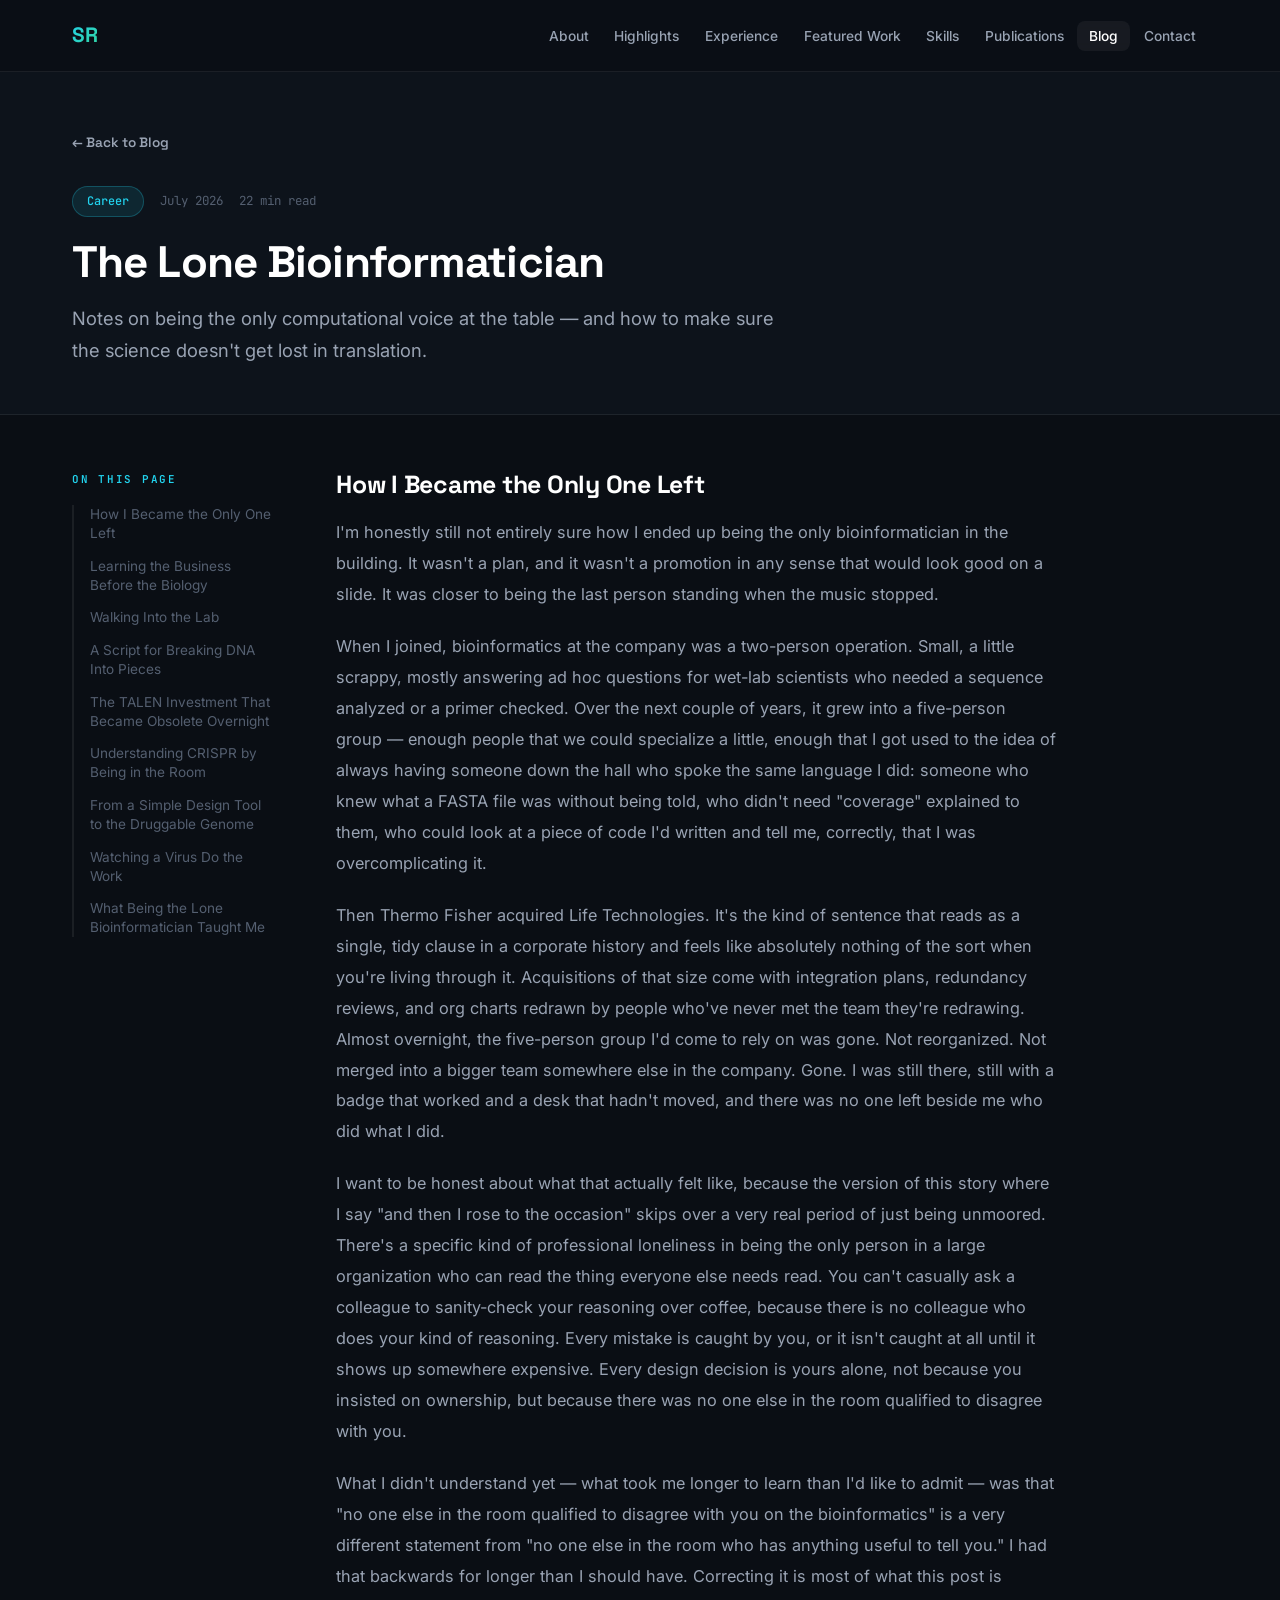
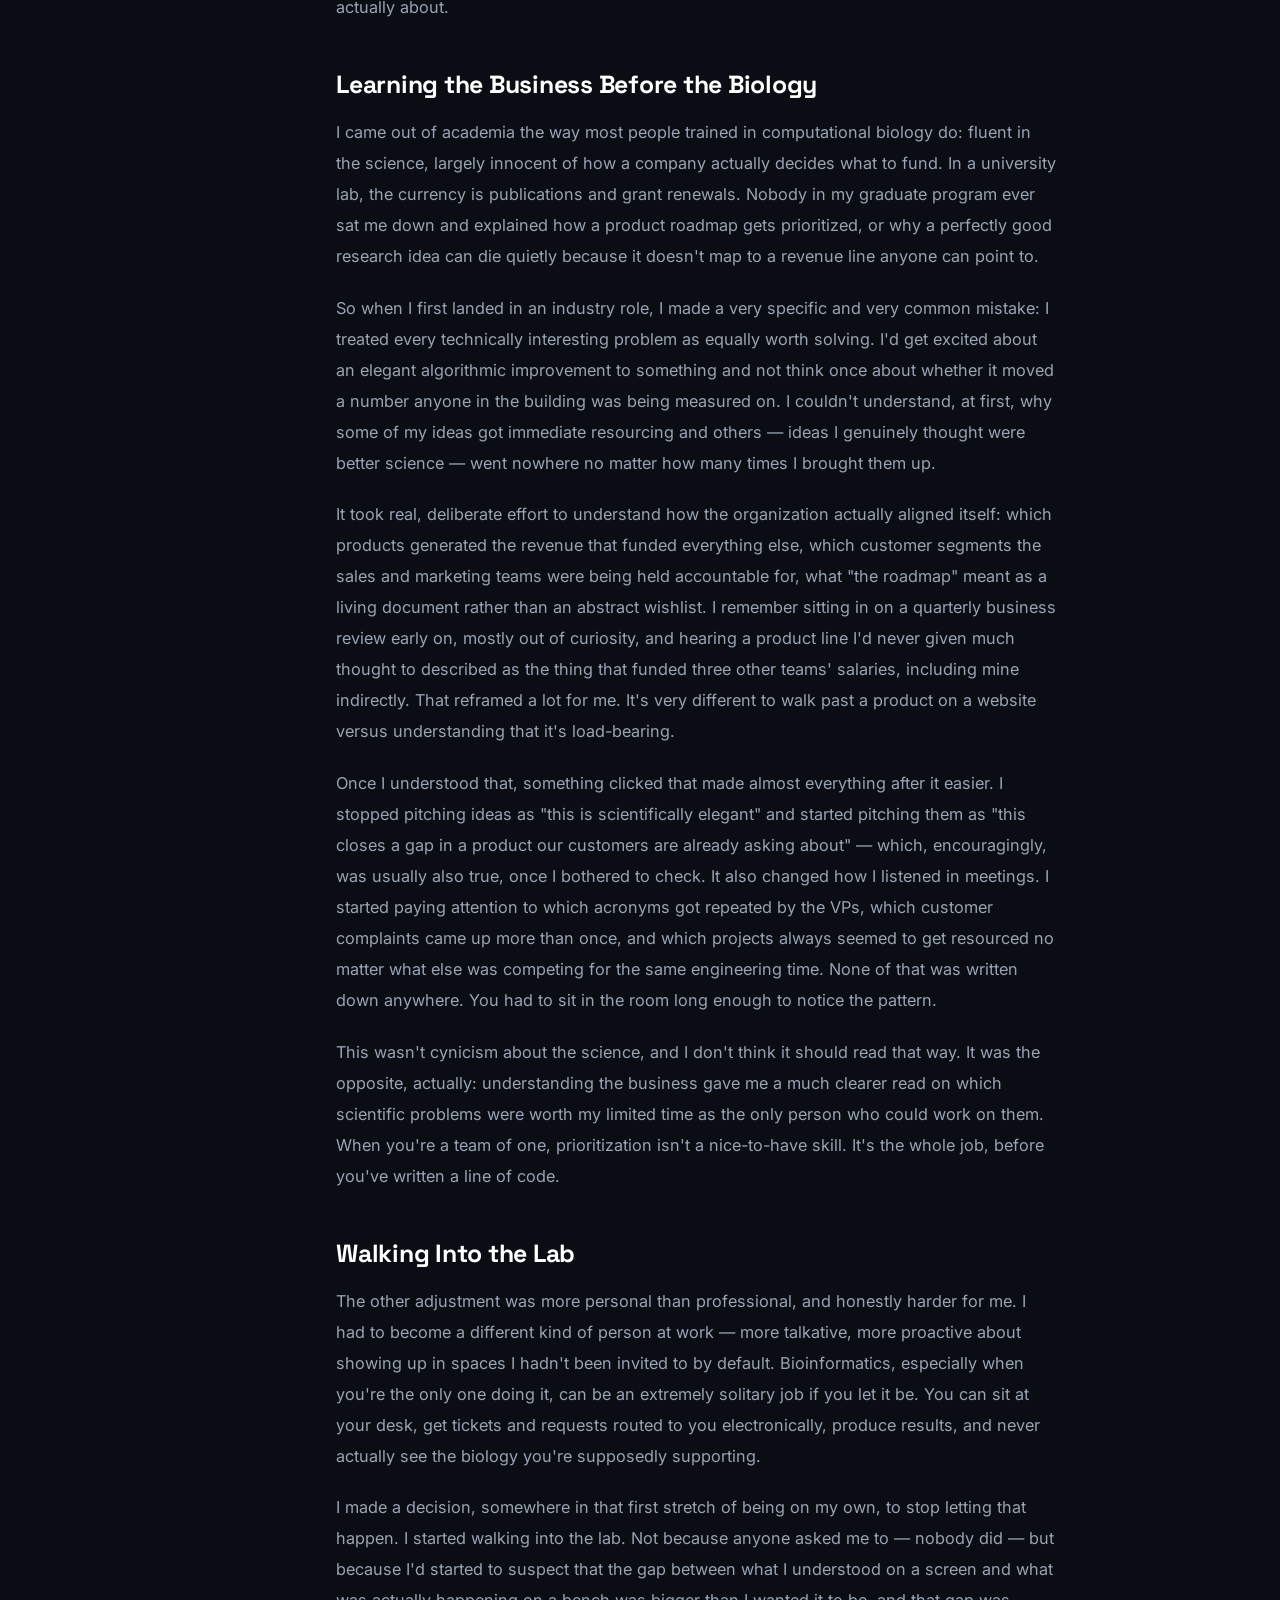
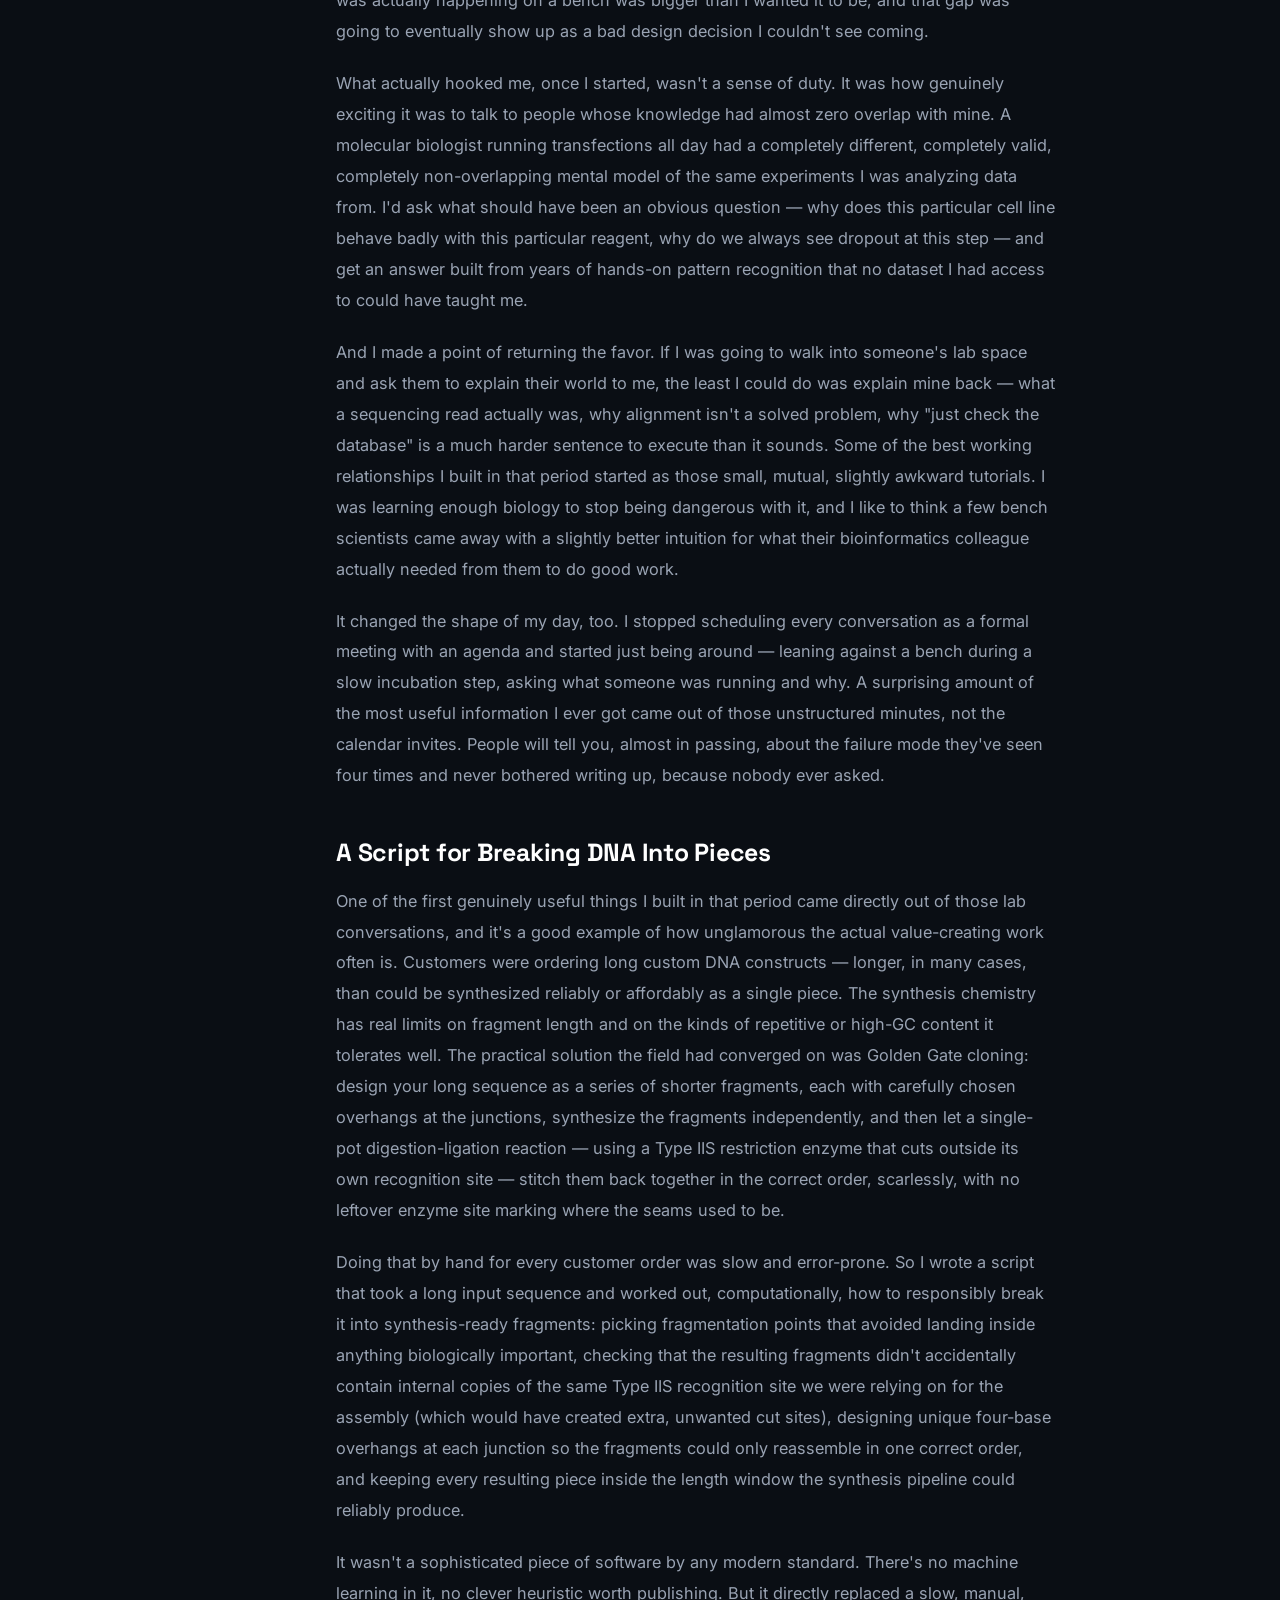
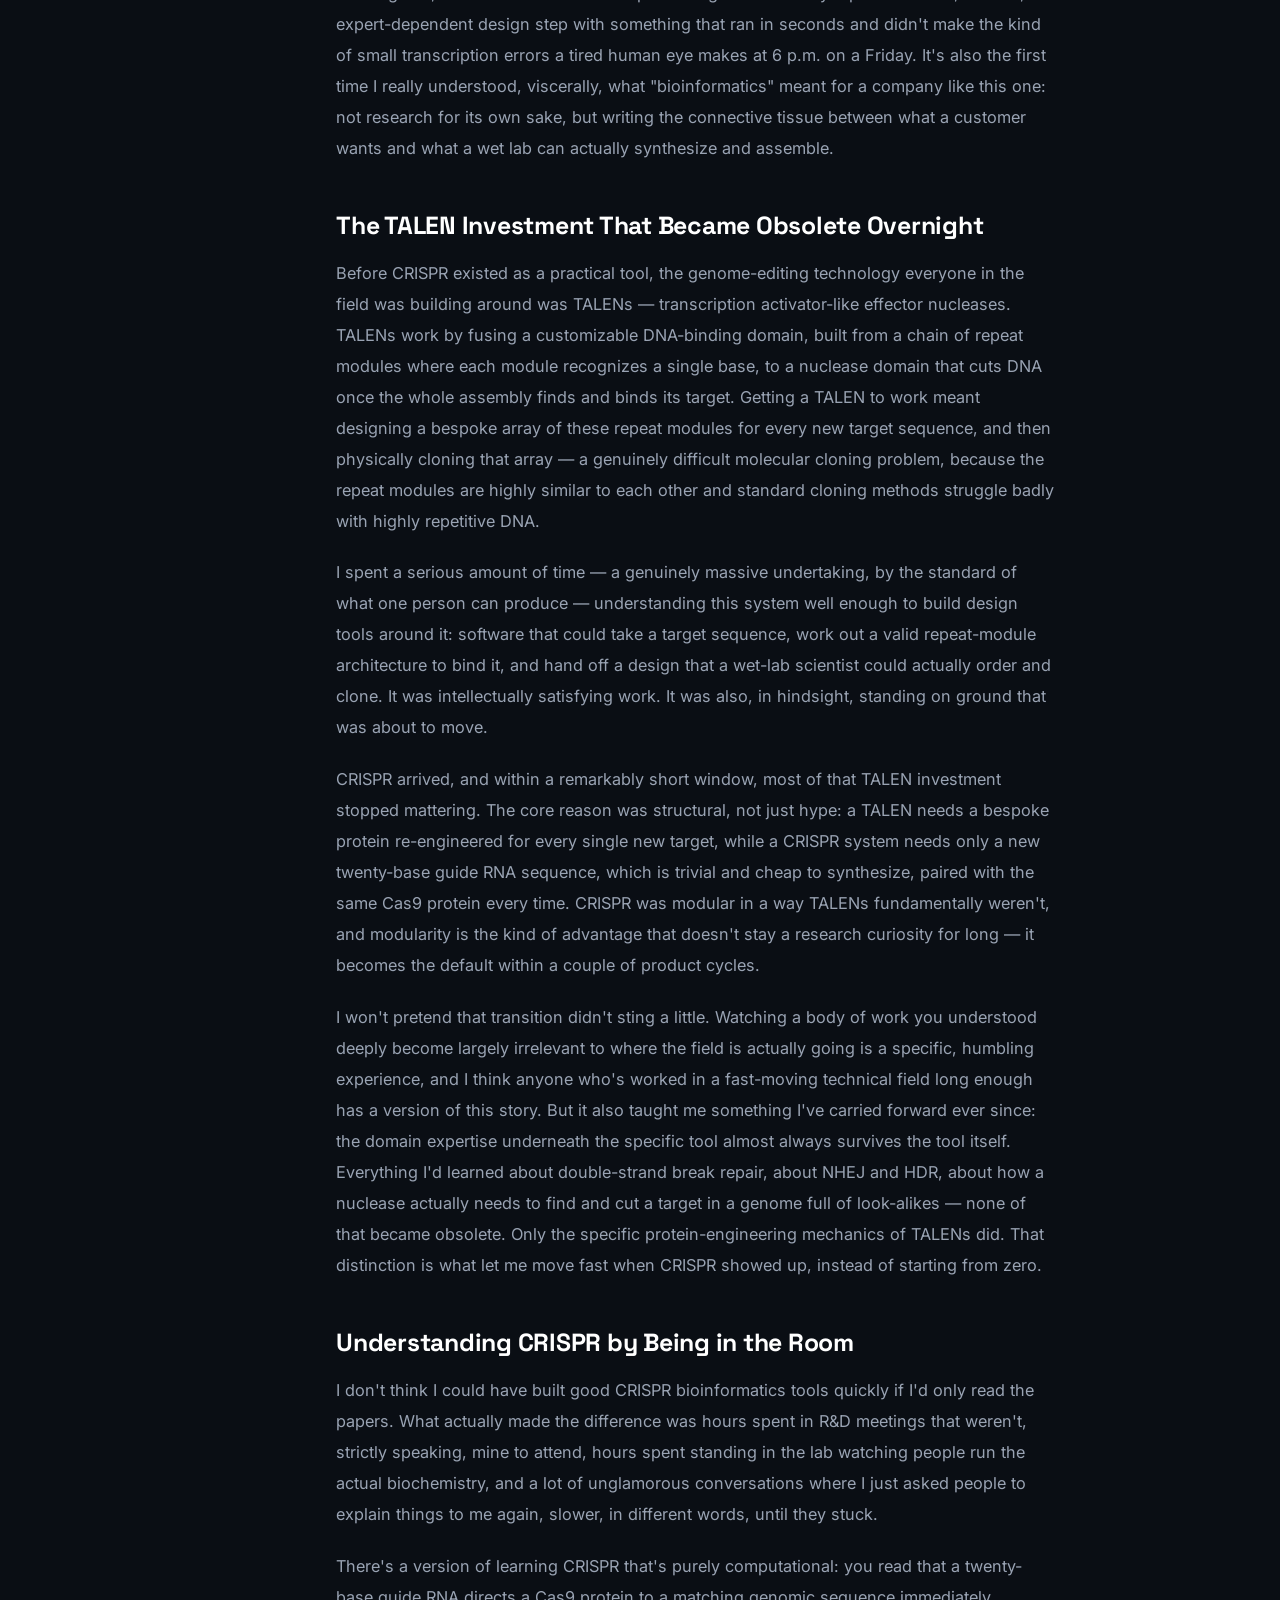
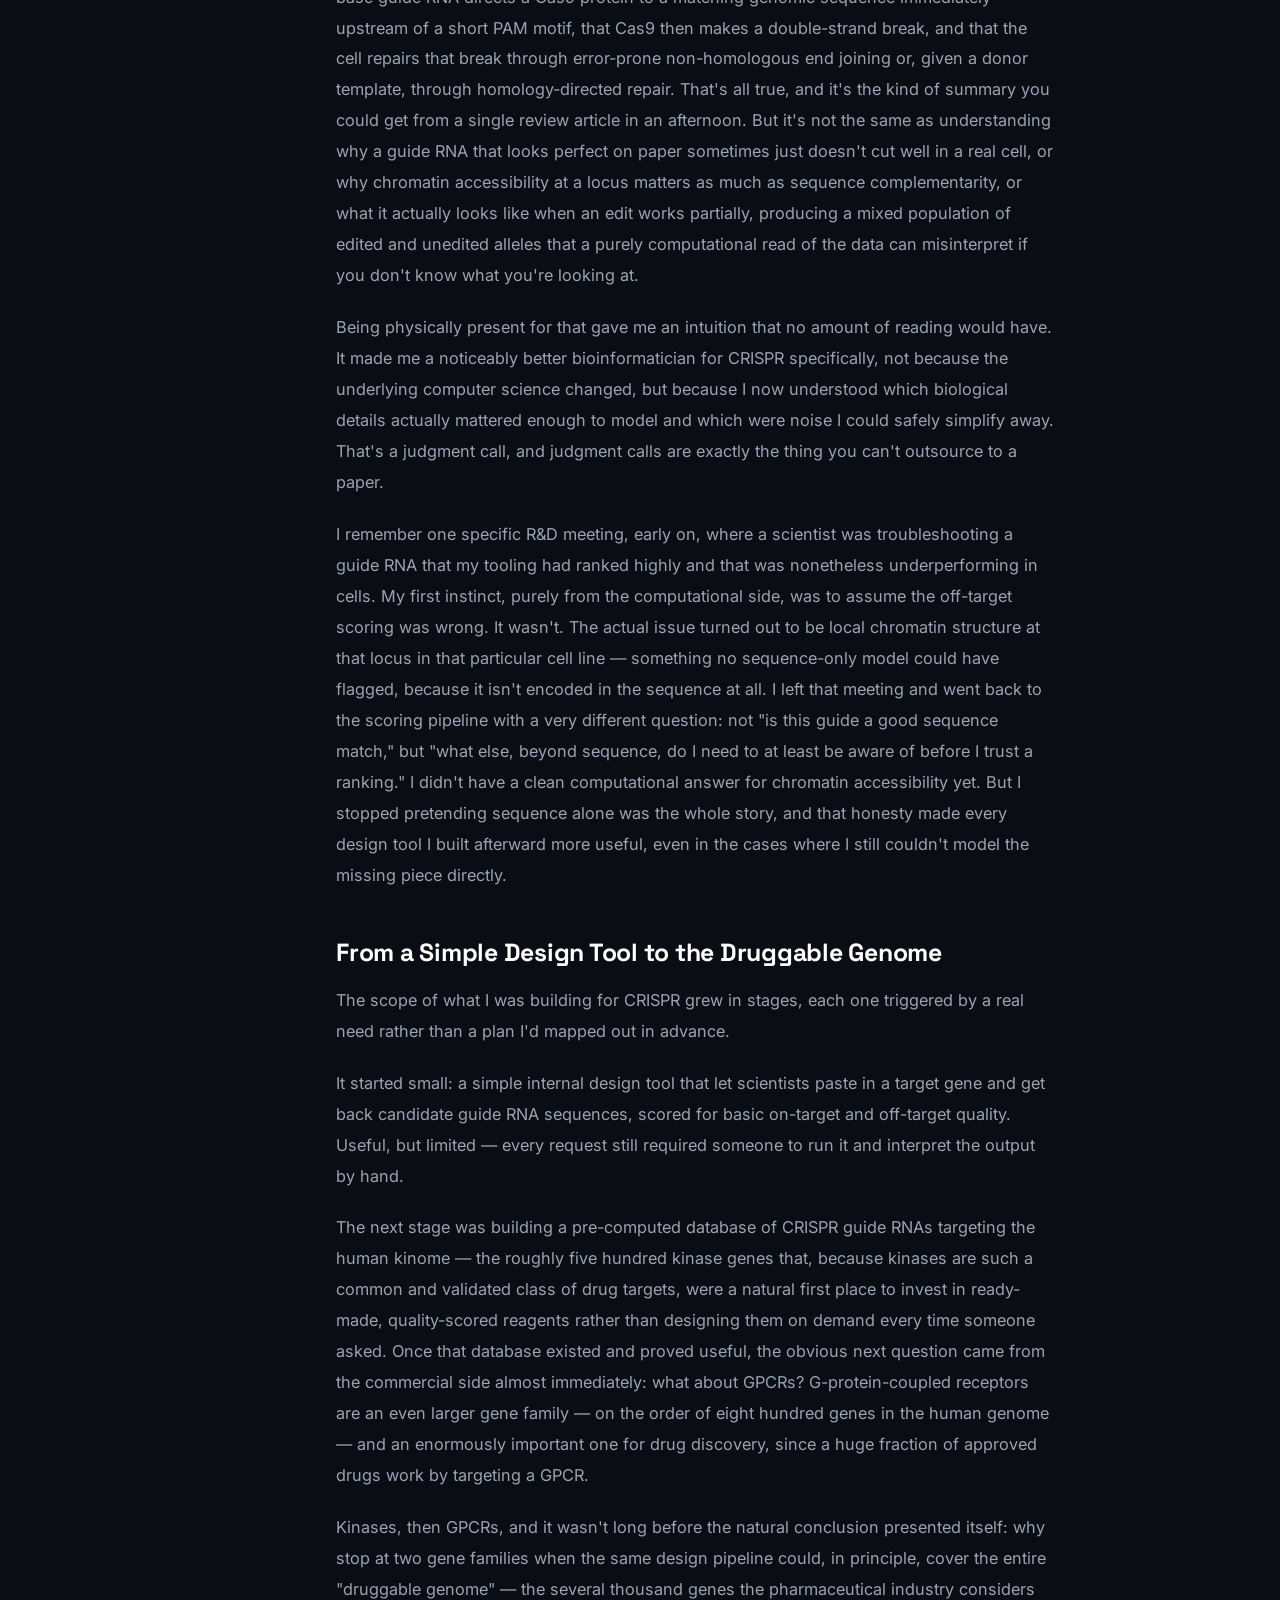
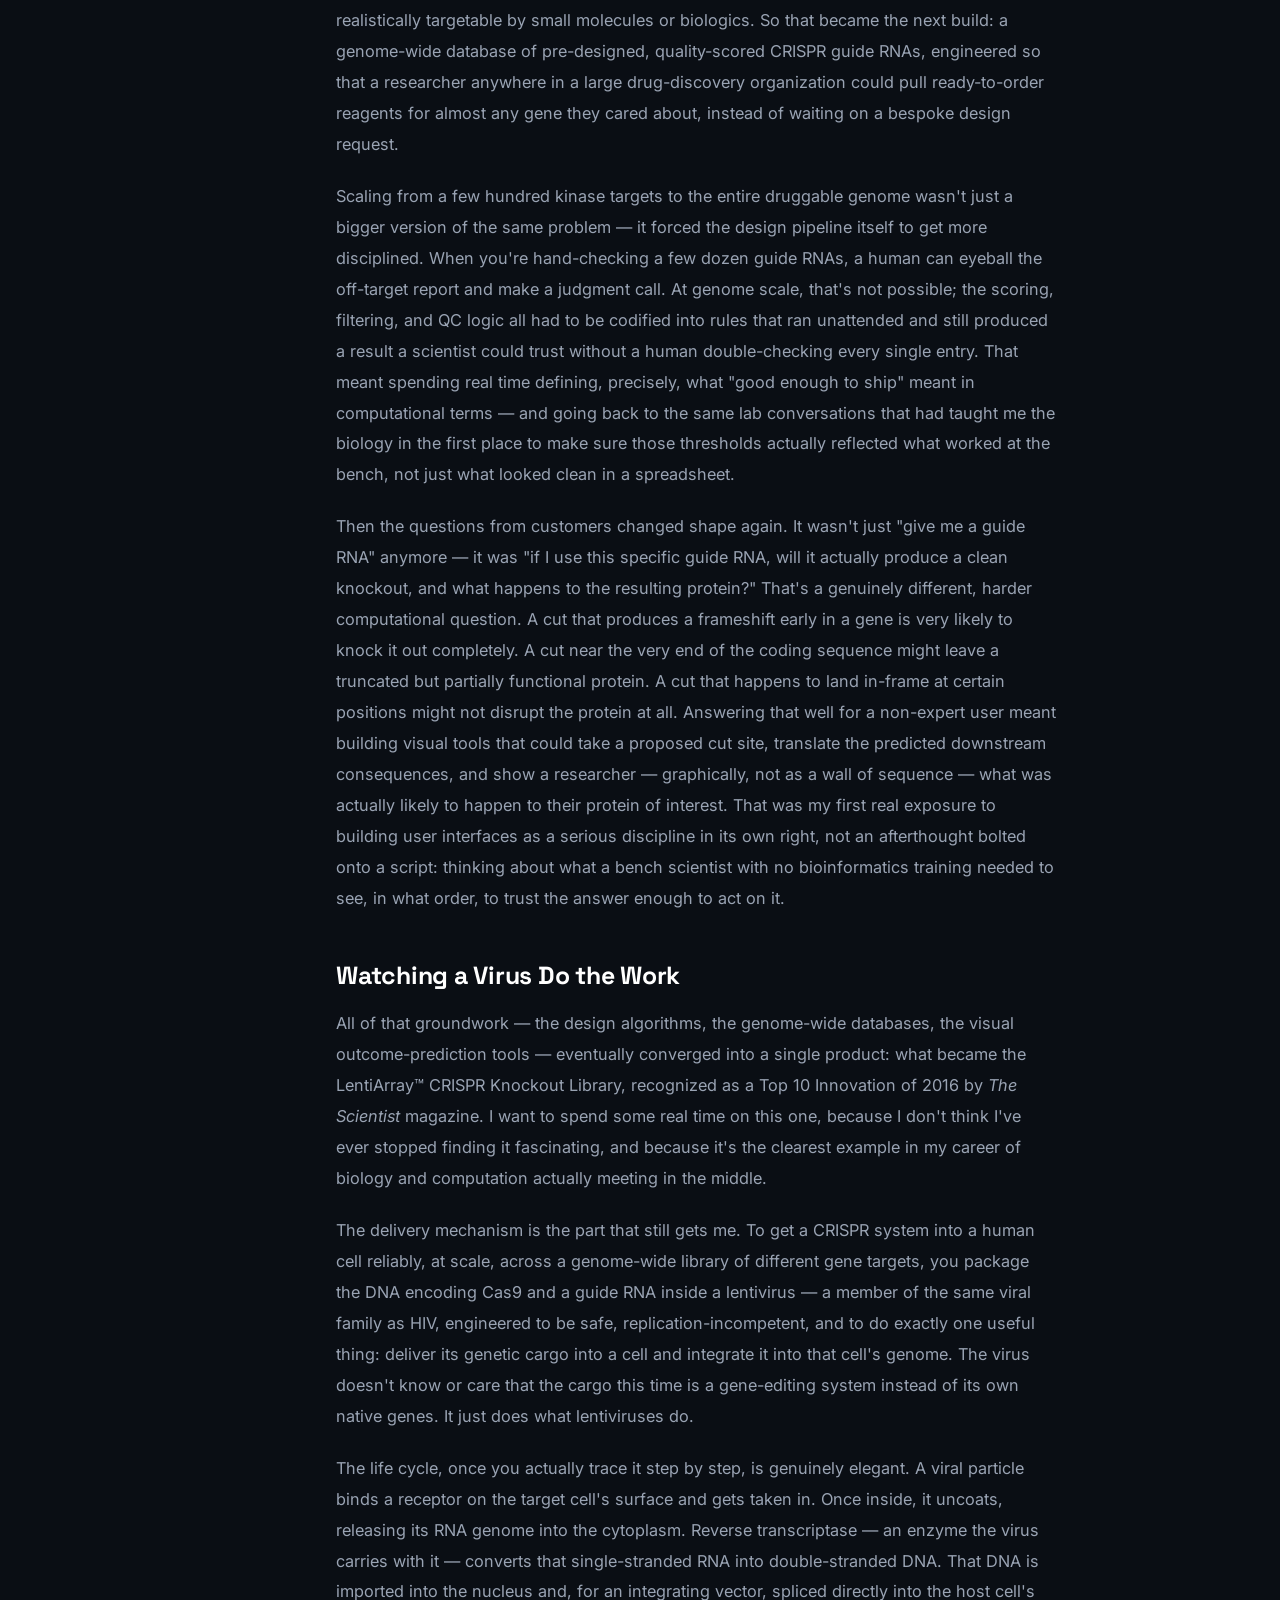
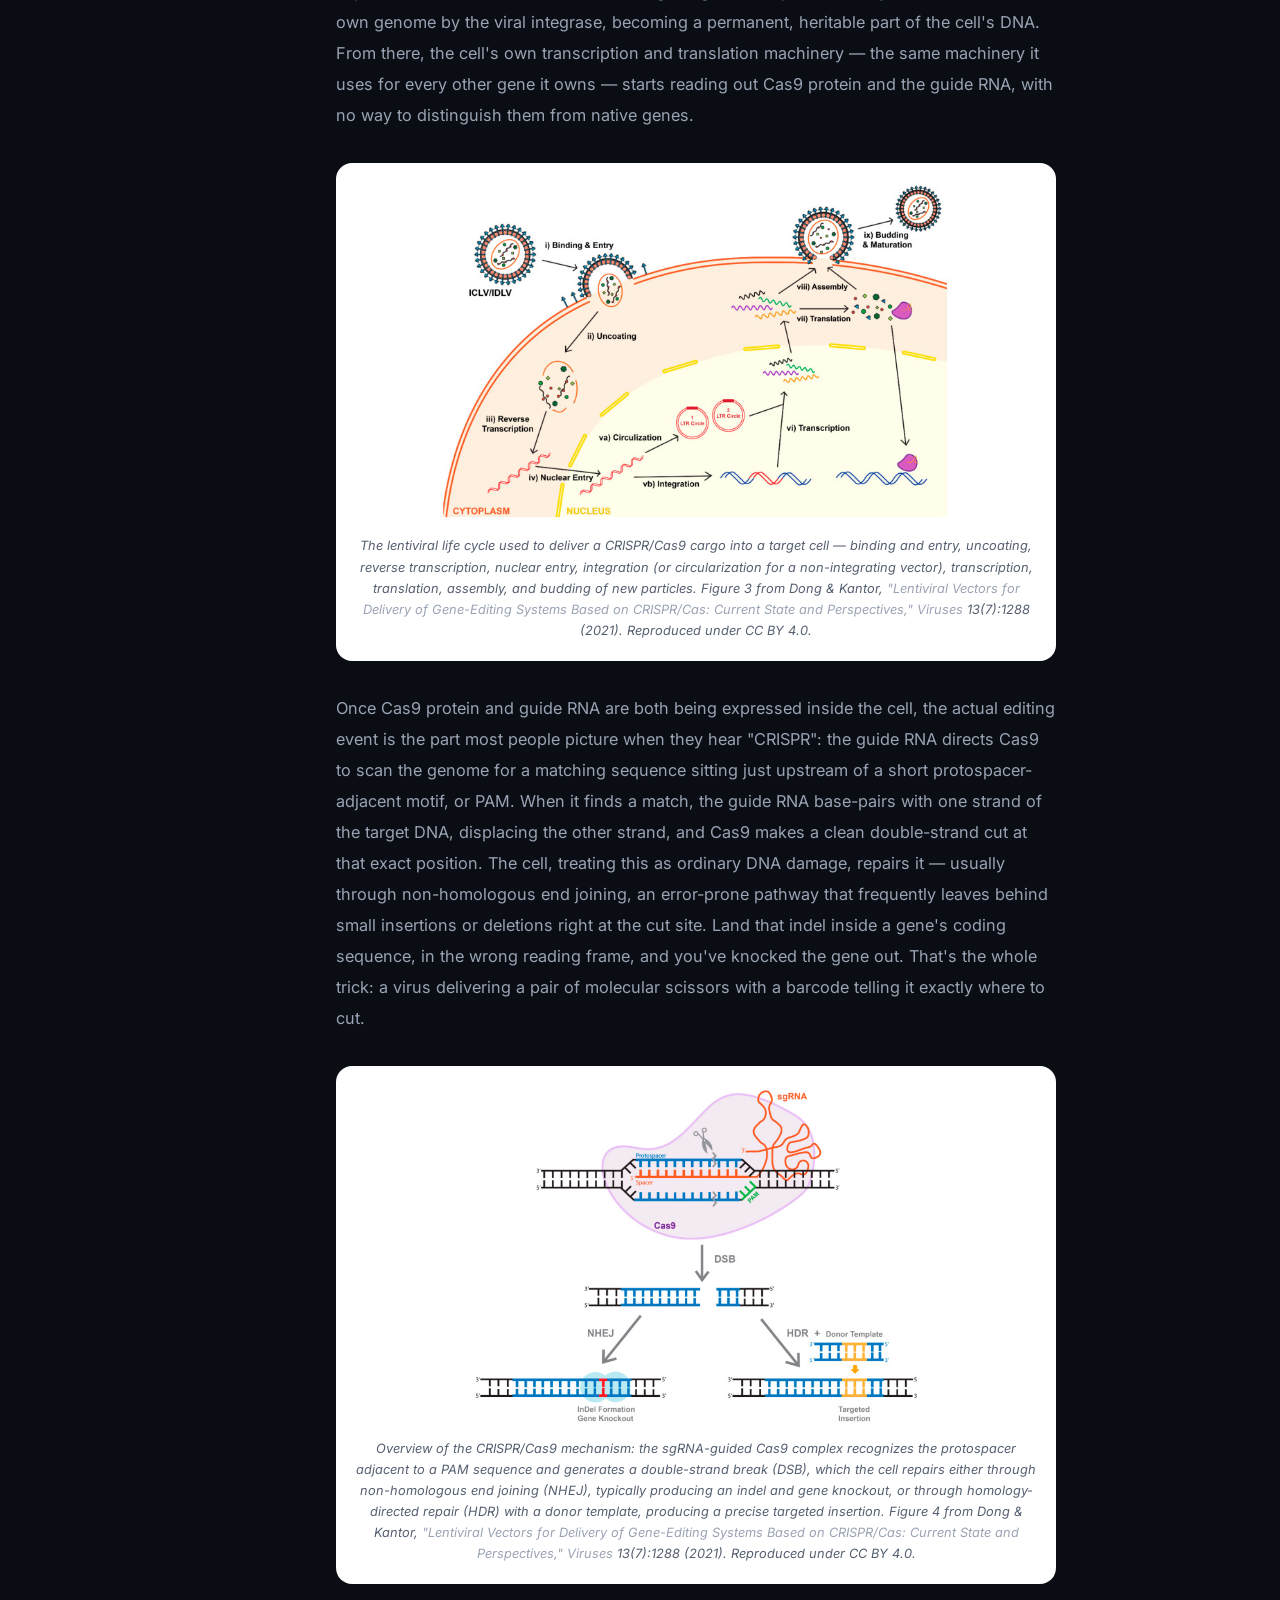
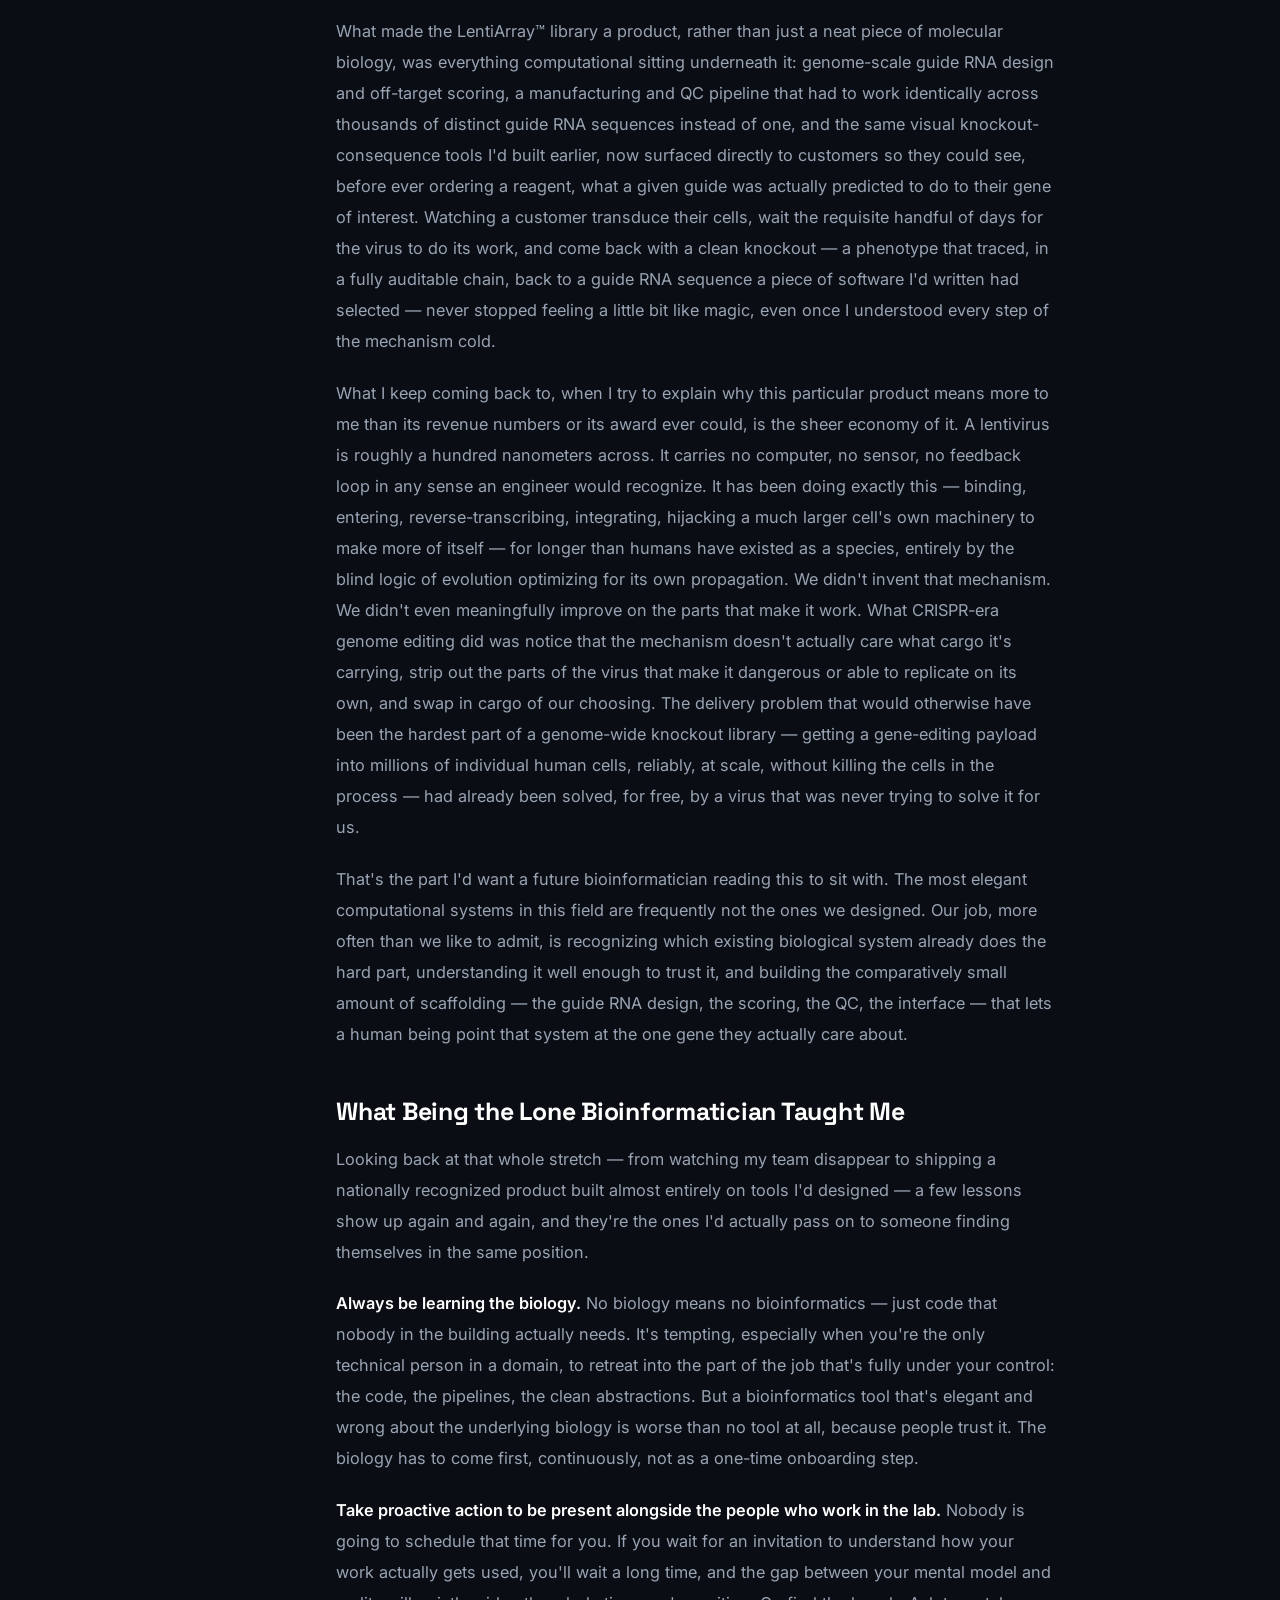
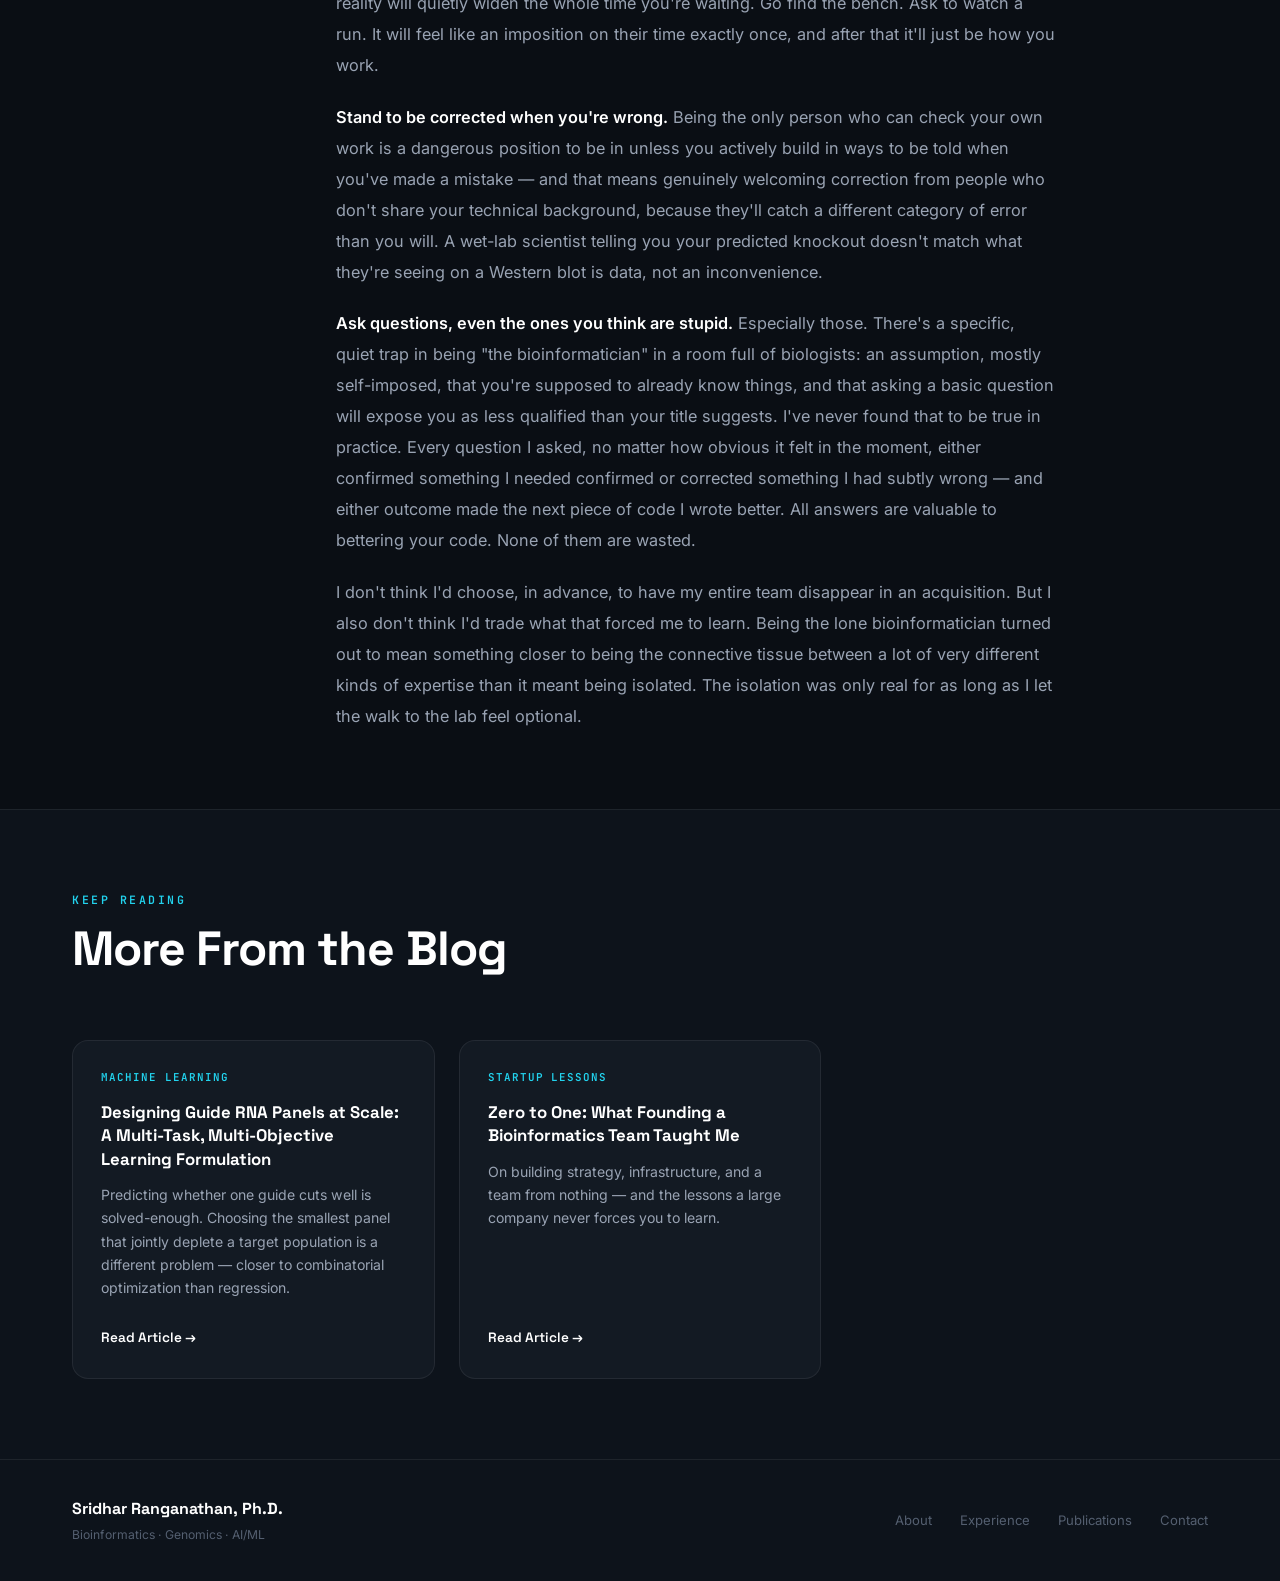
<file: blog/the-lone-bioinformatician.html>
<!DOCTYPE html>
<html lang="en">
<head>
  <meta charset="UTF-8" />
  <meta name="viewport" content="width=device-width, initial-scale=1.0" />
  <meta name="description" content="How losing my entire team taught me to become the only computational voice in the room — and why learning biology, not writing better code, was the actual job." />
  <title>The Lone Bioinformatician | Sridhar Ranganathan</title>
  <link rel="preconnect" href="https://fonts.googleapis.com" />
  <link rel="preconnect" href="https://fonts.gstatic.com" crossorigin />
  <link href="https://fonts.googleapis.com/css2?family=Inter:wght@300;400;500;600;700&family=Space+Grotesk:wght@400;500;600;700;800&family=JetBrains+Mono:wght@400;500;600&display=swap" rel="stylesheet" />
  <link rel="stylesheet" href="../styles.css">
</head>
<body>

  <!-- ═══════════════════════ NAVIGATION ═══════════════════════ -->
  <nav class="nav" id="nav">
    <div class="nav__inner">
      <a class="nav__logo" href="../index.html">SR</a>
      <ul class="nav__links" id="navLinks">
        <li><a href="../index.html#about">About</a></li>
        <li><a href="../index.html#highlights">Highlights</a></li>
        <li><a href="../index.html#experience">Experience</a></li>
        <li><a href="../index.html#work">Featured Work</a></li>
        <li><a href="../index.html#skills">Skills</a></li>
        <li><a href="../publications/index.html">Publications</a></li>
        <li><a href="index.html" class="active">Blog</a></li>
        <li><a href="../index.html#contact">Contact</a></li>
      </ul>
      <button class="nav__toggle" id="navToggle" aria-label="Toggle menu">
        <span></span><span></span><span></span>
      </button>
    </div>
  </nav>

  <!-- ═══════════════════════ ARTICLE HEADER ═══════════════════════ -->
  <header class="article__header">
    <div class="container">
      <a href="index.html" class="article__back reveal">&larr; Back to Blog</a>
      <div class="reveal">
        <div class="article__meta">
          <span class="tag tag--accent">Career</span>
          <span class="article__date">July 2026</span>
          <span class="article__read-time">22 min read</span>
        </div>
        <h1 class="article__title">The Lone Bioinformatician</h1>
        <p class="article__subtitle">Notes on being the only computational voice at the table &mdash; and how to make sure the science doesn't get lost in translation.</p>
      </div>
    </div>
  </header>

  <div class="article__body">
    <div class="container">

      <div class="article__layout">
        <aside class="article__toc reveal">
          <div class="article__toc-label">On This Page</div>
          <ol>
            <li><a href="#alone">How I Became the Only One Left</a></li>
            <li><a href="#business">Learning the Business Before the Biology</a></li>
            <li><a href="#lab">Walking Into the Lab</a></li>
            <li><a href="#golden-gate">A Script for Breaking DNA Into Pieces</a></li>
            <li><a href="#talens">The TALEN Investment That Became Obsolete Overnight</a></li>
            <li><a href="#learning-crispr">Understanding CRISPR by Being in the Room</a></li>
            <li><a href="#druggable-genome">From a Simple Design Tool to the Druggable Genome</a></li>
            <li><a href="#lentivirus">Watching a Virus Do the Work</a></li>
            <li><a href="#lessons">What Being the Lone Bioinformatician Taught Me</a></li>
          </ol>
        </aside>

        <div class="article__content">

          <h2 id="alone">How I Became the Only One Left</h2>
          <p>I'm honestly still not entirely sure how I ended up being the only bioinformatician in the building. It wasn't a plan, and it wasn't a promotion in any sense that would look good on a slide. It was closer to being the last person standing when the music stopped.</p>

          <p>When I joined, bioinformatics at the company was a two-person operation. Small, a little scrappy, mostly answering ad hoc questions for wet-lab scientists who needed a sequence analyzed or a primer checked. Over the next couple of years, it grew into a five-person group &mdash; enough people that we could specialize a little, enough that I got used to the idea of always having someone down the hall who spoke the same language I did: someone who knew what a FASTA file was without being told, who didn't need "coverage" explained to them, who could look at a piece of code I'd written and tell me, correctly, that I was overcomplicating it.</p>

          <p>Then Thermo Fisher acquired Life Technologies. It's the kind of sentence that reads as a single, tidy clause in a corporate history and feels like absolutely nothing of the sort when you're living through it. Acquisitions of that size come with integration plans, redundancy reviews, and org charts redrawn by people who've never met the team they're redrawing. Almost overnight, the five-person group I'd come to rely on was gone. Not reorganized. Not merged into a bigger team somewhere else in the company. Gone. I was still there, still with a badge that worked and a desk that hadn't moved, and there was no one left beside me who did what I did.</p>

          <p>I want to be honest about what that actually felt like, because the version of this story where I say "and then I rose to the occasion" skips over a very real period of just being unmoored. There's a specific kind of professional loneliness in being the only person in a large organization who can read the thing everyone else needs read. You can't casually ask a colleague to sanity-check your reasoning over coffee, because there is no colleague who does your kind of reasoning. Every mistake is caught by you, or it isn't caught at all until it shows up somewhere expensive. Every design decision is yours alone, not because you insisted on ownership, but because there was no one else in the room qualified to disagree with you.</p>

          <p>What I didn't understand yet &mdash; what took me longer to learn than I'd like to admit &mdash; was that "no one else in the room qualified to disagree with you on the bioinformatics" is a very different statement from "no one else in the room who has anything useful to tell you." I had that backwards for longer than I should have. Correcting it is most of what this post is actually about.</p>

          <h2 id="business">Learning the Business Before the Biology</h2>
          <p>I came out of academia the way most people trained in computational biology do: fluent in the science, largely innocent of how a company actually decides what to fund. In a university lab, the currency is publications and grant renewals. Nobody in my graduate program ever sat me down and explained how a product roadmap gets prioritized, or why a perfectly good research idea can die quietly because it doesn't map to a revenue line anyone can point to.</p>

          <p>So when I first landed in an industry role, I made a very specific and very common mistake: I treated every technically interesting problem as equally worth solving. I'd get excited about an elegant algorithmic improvement to something and not think once about whether it moved a number anyone in the building was being measured on. I couldn't understand, at first, why some of my ideas got immediate resourcing and others &mdash; ideas I genuinely thought were better science &mdash; went nowhere no matter how many times I brought them up.</p>

          <p>It took real, deliberate effort to understand how the organization actually aligned itself: which products generated the revenue that funded everything else, which customer segments the sales and marketing teams were being held accountable for, what "the roadmap" meant as a living document rather than an abstract wishlist. I remember sitting in on a quarterly business review early on, mostly out of curiosity, and hearing a product line I'd never given much thought to described as the thing that funded three other teams' salaries, including mine indirectly. That reframed a lot for me. It's very different to walk past a product on a website versus understanding that it's load-bearing.</p>

          <p>Once I understood that, something clicked that made almost everything after it easier. I stopped pitching ideas as "this is scientifically elegant" and started pitching them as "this closes a gap in a product our customers are already asking about" &mdash; which, encouragingly, was usually also true, once I bothered to check. It also changed how I listened in meetings. I started paying attention to which acronyms got repeated by the VPs, which customer complaints came up more than once, and which projects always seemed to get resourced no matter what else was competing for the same engineering time. None of that was written down anywhere. You had to sit in the room long enough to notice the pattern.</p>

          <p>This wasn't cynicism about the science, and I don't think it should read that way. It was the opposite, actually: understanding the business gave me a much clearer read on which scientific problems were worth my limited time as the only person who could work on them. When you're a team of one, prioritization isn't a nice-to-have skill. It's the whole job, before you've written a line of code.</p>

          <h2 id="lab">Walking Into the Lab</h2>
          <p>The other adjustment was more personal than professional, and honestly harder for me. I had to become a different kind of person at work &mdash; more talkative, more proactive about showing up in spaces I hadn't been invited to by default. Bioinformatics, especially when you're the only one doing it, can be an extremely solitary job if you let it be. You can sit at your desk, get tickets and requests routed to you electronically, produce results, and never actually see the biology you're supposedly supporting.</p>

          <p>I made a decision, somewhere in that first stretch of being on my own, to stop letting that happen. I started walking into the lab. Not because anyone asked me to &mdash; nobody did &mdash; but because I'd started to suspect that the gap between what I understood on a screen and what was actually happening on a bench was bigger than I wanted it to be, and that gap was going to eventually show up as a bad design decision I couldn't see coming.</p>

          <p>What actually hooked me, once I started, wasn't a sense of duty. It was how genuinely exciting it was to talk to people whose knowledge had almost zero overlap with mine. A molecular biologist running transfections all day had a completely different, completely valid, completely non-overlapping mental model of the same experiments I was analyzing data from. I'd ask what should have been an obvious question &mdash; why does this particular cell line behave badly with this particular reagent, why do we always see dropout at this step &mdash; and get an answer built from years of hands-on pattern recognition that no dataset I had access to could have taught me.</p>

          <p>And I made a point of returning the favor. If I was going to walk into someone's lab space and ask them to explain their world to me, the least I could do was explain mine back &mdash; what a sequencing read actually was, why alignment isn't a solved problem, why "just check the database" is a much harder sentence to execute than it sounds. Some of the best working relationships I built in that period started as those small, mutual, slightly awkward tutorials. I was learning enough biology to stop being dangerous with it, and I like to think a few bench scientists came away with a slightly better intuition for what their bioinformatics colleague actually needed from them to do good work.</p>

          <p>It changed the shape of my day, too. I stopped scheduling every conversation as a formal meeting with an agenda and started just being around &mdash; leaning against a bench during a slow incubation step, asking what someone was running and why. A surprising amount of the most useful information I ever got came out of those unstructured minutes, not the calendar invites. People will tell you, almost in passing, about the failure mode they've seen four times and never bothered writing up, because nobody ever asked.</p>

          <h2 id="golden-gate">A Script for Breaking DNA Into Pieces</h2>
          <p>One of the first genuinely useful things I built in that period came directly out of those lab conversations, and it's a good example of how unglamorous the actual value-creating work often is. Customers were ordering long custom DNA constructs &mdash; longer, in many cases, than could be synthesized reliably or affordably as a single piece. The synthesis chemistry has real limits on fragment length and on the kinds of repetitive or high-GC content it tolerates well. The practical solution the field had converged on was Golden Gate cloning: design your long sequence as a series of shorter fragments, each with carefully chosen overhangs at the junctions, synthesize the fragments independently, and then let a single-pot digestion-ligation reaction &mdash; using a Type IIS restriction enzyme that cuts outside its own recognition site &mdash; stitch them back together in the correct order, scarlessly, with no leftover enzyme site marking where the seams used to be.</p>

          <p>Doing that by hand for every customer order was slow and error-prone. So I wrote a script that took a long input sequence and worked out, computationally, how to responsibly break it into synthesis-ready fragments: picking fragmentation points that avoided landing inside anything biologically important, checking that the resulting fragments didn't accidentally contain internal copies of the same Type IIS recognition site we were relying on for the assembly (which would have created extra, unwanted cut sites), designing unique four-base overhangs at each junction so the fragments could only reassemble in one correct order, and keeping every resulting piece inside the length window the synthesis pipeline could reliably produce.</p>

          <p>It wasn't a sophisticated piece of software by any modern standard. There's no machine learning in it, no clever heuristic worth publishing. But it directly replaced a slow, manual, expert-dependent design step with something that ran in seconds and didn't make the kind of small transcription errors a tired human eye makes at 6 p.m. on a Friday. It's also the first time I really understood, viscerally, what "bioinformatics" meant for a company like this one: not research for its own sake, but writing the connective tissue between what a customer wants and what a wet lab can actually synthesize and assemble.</p>

          <h2 id="talens">The TALEN Investment That Became Obsolete Overnight</h2>
          <p>Before CRISPR existed as a practical tool, the genome-editing technology everyone in the field was building around was TALENs &mdash; transcription activator-like effector nucleases. TALENs work by fusing a customizable DNA-binding domain, built from a chain of repeat modules where each module recognizes a single base, to a nuclease domain that cuts DNA once the whole assembly finds and binds its target. Getting a TALEN to work meant designing a bespoke array of these repeat modules for every new target sequence, and then physically cloning that array &mdash; a genuinely difficult molecular cloning problem, because the repeat modules are highly similar to each other and standard cloning methods struggle badly with highly repetitive DNA.</p>

          <p>I spent a serious amount of time &mdash; a genuinely massive undertaking, by the standard of what one person can produce &mdash; understanding this system well enough to build design tools around it: software that could take a target sequence, work out a valid repeat-module architecture to bind it, and hand off a design that a wet-lab scientist could actually order and clone. It was intellectually satisfying work. It was also, in hindsight, standing on ground that was about to move.</p>

          <p>CRISPR arrived, and within a remarkably short window, most of that TALEN investment stopped mattering. The core reason was structural, not just hype: a TALEN needs a bespoke protein re-engineered for every single new target, while a CRISPR system needs only a new twenty-base guide RNA sequence, which is trivial and cheap to synthesize, paired with the same Cas9 protein every time. CRISPR was modular in a way TALENs fundamentally weren't, and modularity is the kind of advantage that doesn't stay a research curiosity for long &mdash; it becomes the default within a couple of product cycles.</p>

          <p>I won't pretend that transition didn't sting a little. Watching a body of work you understood deeply become largely irrelevant to where the field is actually going is a specific, humbling experience, and I think anyone who's worked in a fast-moving technical field long enough has a version of this story. But it also taught me something I've carried forward ever since: the domain expertise underneath the specific tool almost always survives the tool itself. Everything I'd learned about double-strand break repair, about NHEJ and HDR, about how a nuclease actually needs to find and cut a target in a genome full of look-alikes &mdash; none of that became obsolete. Only the specific protein-engineering mechanics of TALENs did. That distinction is what let me move fast when CRISPR showed up, instead of starting from zero.</p>

          <h2 id="learning-crispr">Understanding CRISPR by Being in the Room</h2>
          <p>I don't think I could have built good CRISPR bioinformatics tools quickly if I'd only read the papers. What actually made the difference was hours spent in R&D meetings that weren't, strictly speaking, mine to attend, hours spent standing in the lab watching people run the actual biochemistry, and a lot of unglamorous conversations where I just asked people to explain things to me again, slower, in different words, until they stuck.</p>

          <p>There's a version of learning CRISPR that's purely computational: you read that a twenty-base guide RNA directs a Cas9 protein to a matching genomic sequence immediately upstream of a short PAM motif, that Cas9 then makes a double-strand break, and that the cell repairs that break through error-prone non-homologous end joining or, given a donor template, through homology-directed repair. That's all true, and it's the kind of summary you could get from a single review article in an afternoon. But it's not the same as understanding why a guide RNA that looks perfect on paper sometimes just doesn't cut well in a real cell, or why chromatin accessibility at a locus matters as much as sequence complementarity, or what it actually looks like when an edit works partially, producing a mixed population of edited and unedited alleles that a purely computational read of the data can misinterpret if you don't know what you're looking at.</p>

          <p>Being physically present for that gave me an intuition that no amount of reading would have. It made me a noticeably better bioinformatician for CRISPR specifically, not because the underlying computer science changed, but because I now understood which biological details actually mattered enough to model and which were noise I could safely simplify away. That's a judgment call, and judgment calls are exactly the thing you can't outsource to a paper.</p>

          <p>I remember one specific R&amp;D meeting, early on, where a scientist was troubleshooting a guide RNA that my tooling had ranked highly and that was nonetheless underperforming in cells. My first instinct, purely from the computational side, was to assume the off-target scoring was wrong. It wasn't. The actual issue turned out to be local chromatin structure at that locus in that particular cell line &mdash; something no sequence-only model could have flagged, because it isn't encoded in the sequence at all. I left that meeting and went back to the scoring pipeline with a very different question: not "is this guide a good sequence match," but "what else, beyond sequence, do I need to at least be aware of before I trust a ranking." I didn't have a clean computational answer for chromatin accessibility yet. But I stopped pretending sequence alone was the whole story, and that honesty made every design tool I built afterward more useful, even in the cases where I still couldn't model the missing piece directly.</p>

          <h2 id="druggable-genome">From a Simple Design Tool to the Druggable Genome</h2>
          <p>The scope of what I was building for CRISPR grew in stages, each one triggered by a real need rather than a plan I'd mapped out in advance.</p>

          <p>It started small: a simple internal design tool that let scientists paste in a target gene and get back candidate guide RNA sequences, scored for basic on-target and off-target quality. Useful, but limited &mdash; every request still required someone to run it and interpret the output by hand.</p>

          <p>The next stage was building a pre-computed database of CRISPR guide RNAs targeting the human kinome &mdash; the roughly five hundred kinase genes that, because kinases are such a common and validated class of drug targets, were a natural first place to invest in ready-made, quality-scored reagents rather than designing them on demand every time someone asked. Once that database existed and proved useful, the obvious next question came from the commercial side almost immediately: what about GPCRs? G-protein-coupled receptors are an even larger gene family &mdash; on the order of eight hundred genes in the human genome &mdash; and an enormously important one for drug discovery, since a huge fraction of approved drugs work by targeting a GPCR.</p>

          <p>Kinases, then GPCRs, and it wasn't long before the natural conclusion presented itself: why stop at two gene families when the same design pipeline could, in principle, cover the entire "druggable genome" &mdash; the several thousand genes the pharmaceutical industry considers realistically targetable by small molecules or biologics. So that became the next build: a genome-wide database of pre-designed, quality-scored CRISPR guide RNAs, engineered so that a researcher anywhere in a large drug-discovery organization could pull ready-to-order reagents for almost any gene they cared about, instead of waiting on a bespoke design request.</p>

          <p>Scaling from a few hundred kinase targets to the entire druggable genome wasn't just a bigger version of the same problem &mdash; it forced the design pipeline itself to get more disciplined. When you're hand-checking a few dozen guide RNAs, a human can eyeball the off-target report and make a judgment call. At genome scale, that's not possible; the scoring, filtering, and QC logic all had to be codified into rules that ran unattended and still produced a result a scientist could trust without a human double-checking every single entry. That meant spending real time defining, precisely, what "good enough to ship" meant in computational terms &mdash; and going back to the same lab conversations that had taught me the biology in the first place to make sure those thresholds actually reflected what worked at the bench, not just what looked clean in a spreadsheet.</p>

          <p>Then the questions from customers changed shape again. It wasn't just "give me a guide RNA" anymore &mdash; it was "if I use this specific guide RNA, will it actually produce a clean knockout, and what happens to the resulting protein?" That's a genuinely different, harder computational question. A cut that produces a frameshift early in a gene is very likely to knock it out completely. A cut near the very end of the coding sequence might leave a truncated but partially functional protein. A cut that happens to land in-frame at certain positions might not disrupt the protein at all. Answering that well for a non-expert user meant building visual tools that could take a proposed cut site, translate the predicted downstream consequences, and show a researcher &mdash; graphically, not as a wall of sequence &mdash; what was actually likely to happen to their protein of interest. That was my first real exposure to building user interfaces as a serious discipline in its own right, not an afterthought bolted onto a script: thinking about what a bench scientist with no bioinformatics training needed to see, in what order, to trust the answer enough to act on it.</p>

          <h2 id="lentivirus">Watching a Virus Do the Work</h2>
          <p>All of that groundwork &mdash; the design algorithms, the genome-wide databases, the visual outcome-prediction tools &mdash; eventually converged into a single product: what became the LentiArray&trade; CRISPR Knockout Library, recognized as a Top 10 Innovation of 2016 by <em>The Scientist</em> magazine. I want to spend some real time on this one, because I don't think I've ever stopped finding it fascinating, and because it's the clearest example in my career of biology and computation actually meeting in the middle.</p>

          <p>The delivery mechanism is the part that still gets me. To get a CRISPR system into a human cell reliably, at scale, across a genome-wide library of different gene targets, you package the DNA encoding Cas9 and a guide RNA inside a lentivirus &mdash; a member of the same viral family as HIV, engineered to be safe, replication-incompetent, and to do exactly one useful thing: deliver its genetic cargo into a cell and integrate it into that cell's genome. The virus doesn't know or care that the cargo this time is a gene-editing system instead of its own native genes. It just does what lentiviruses do.</p>

          <p>The life cycle, once you actually trace it step by step, is genuinely elegant. A viral particle binds a receptor on the target cell's surface and gets taken in. Once inside, it uncoats, releasing its RNA genome into the cytoplasm. Reverse transcriptase &mdash; an enzyme the virus carries with it &mdash; converts that single-stranded RNA into double-stranded DNA. That DNA is imported into the nucleus and, for an integrating vector, spliced directly into the host cell's own genome by the viral integrase, becoming a permanent, heritable part of the cell's DNA. From there, the cell's own transcription and translation machinery &mdash; the same machinery it uses for every other gene it owns &mdash; starts reading out Cas9 protein and the guide RNA, with no way to distinguish them from native genes.</p>

          <figure class="article__figure reveal">
            <img src="../assets/images/lentiviral-life-cycle.jpg" alt="Diagram of the lentiviral life cycle: binding and entry, uncoating, reverse transcription, nuclear entry, integration, transcription, translation, assembly, and budding" />
            <figcaption>The lentiviral life cycle used to deliver a CRISPR/Cas9 cargo into a target cell &mdash; binding and entry, uncoating, reverse transcription, nuclear entry, integration (or circularization for a non-integrating vector), transcription, translation, assembly, and budding of new particles. Figure 3 from Dong &amp; Kantor, <em>"Lentiviral Vectors for Delivery of Gene-Editing Systems Based on CRISPR/Cas: Current State and Perspectives,"</em> <em>Viruses</em> 13(7):1288 (2021). Reproduced under CC BY 4.0.</figcaption>
          </figure>

          <p>Once Cas9 protein and guide RNA are both being expressed inside the cell, the actual editing event is the part most people picture when they hear "CRISPR": the guide RNA directs Cas9 to scan the genome for a matching sequence sitting just upstream of a short protospacer-adjacent motif, or PAM. When it finds a match, the guide RNA base-pairs with one strand of the target DNA, displacing the other strand, and Cas9 makes a clean double-strand cut at that exact position. The cell, treating this as ordinary DNA damage, repairs it &mdash; usually through non-homologous end joining, an error-prone pathway that frequently leaves behind small insertions or deletions right at the cut site. Land that indel inside a gene's coding sequence, in the wrong reading frame, and you've knocked the gene out. That's the whole trick: a virus delivering a pair of molecular scissors with a barcode telling it exactly where to cut.</p>

          <figure class="article__figure reveal">
            <img src="../assets/images/crispr-cas9-mechanism.jpg" alt="Diagram of the CRISPR/Cas9 mechanism showing sgRNA, protospacer, PAM, Cas9 cutting the DNA to create a double-strand break, and repair via NHEJ producing a knockout or HDR producing a targeted insertion" />
            <figcaption>Overview of the CRISPR/Cas9 mechanism: the sgRNA-guided Cas9 complex recognizes the protospacer adjacent to a PAM sequence and generates a double-strand break (DSB), which the cell repairs either through non-homologous end joining (NHEJ), typically producing an indel and gene knockout, or through homology-directed repair (HDR) with a donor template, producing a precise targeted insertion. Figure 4 from Dong &amp; Kantor, <em>"Lentiviral Vectors for Delivery of Gene-Editing Systems Based on CRISPR/Cas: Current State and Perspectives,"</em> <em>Viruses</em> 13(7):1288 (2021). Reproduced under CC BY 4.0.</figcaption>
          </figure>

          <p>What made the LentiArray&trade; library a product, rather than just a neat piece of molecular biology, was everything computational sitting underneath it: genome-scale guide RNA design and off-target scoring, a manufacturing and QC pipeline that had to work identically across thousands of distinct guide RNA sequences instead of one, and the same visual knockout-consequence tools I'd built earlier, now surfaced directly to customers so they could see, before ever ordering a reagent, what a given guide was actually predicted to do to their gene of interest. Watching a customer transduce their cells, wait the requisite handful of days for the virus to do its work, and come back with a clean knockout &mdash; a phenotype that traced, in a fully auditable chain, back to a guide RNA sequence a piece of software I'd written had selected &mdash; never stopped feeling a little bit like magic, even once I understood every step of the mechanism cold.</p>

          <p>What I keep coming back to, when I try to explain why this particular product means more to me than its revenue numbers or its award ever could, is the sheer economy of it. A lentivirus is roughly a hundred nanometers across. It carries no computer, no sensor, no feedback loop in any sense an engineer would recognize. It has been doing exactly this &mdash; binding, entering, reverse-transcribing, integrating, hijacking a much larger cell's own machinery to make more of itself &mdash; for longer than humans have existed as a species, entirely by the blind logic of evolution optimizing for its own propagation. We didn't invent that mechanism. We didn't even meaningfully improve on the parts that make it work. What CRISPR-era genome editing did was notice that the mechanism doesn't actually care what cargo it's carrying, strip out the parts of the virus that make it dangerous or able to replicate on its own, and swap in cargo of our choosing. The delivery problem that would otherwise have been the hardest part of a genome-wide knockout library &mdash; getting a gene-editing payload into millions of individual human cells, reliably, at scale, without killing the cells in the process &mdash; had already been solved, for free, by a virus that was never trying to solve it for us.</p>

          <p>That's the part I'd want a future bioinformatician reading this to sit with. The most elegant computational systems in this field are frequently not the ones we designed. Our job, more often than we like to admit, is recognizing which existing biological system already does the hard part, understanding it well enough to trust it, and building the comparatively small amount of scaffolding &mdash; the guide RNA design, the scoring, the QC, the interface &mdash; that lets a human being point that system at the one gene they actually care about.</p>

          <h2 id="lessons">What Being the Lone Bioinformatician Taught Me</h2>
          <p>Looking back at that whole stretch &mdash; from watching my team disappear to shipping a nationally recognized product built almost entirely on tools I'd designed &mdash; a few lessons show up again and again, and they're the ones I'd actually pass on to someone finding themselves in the same position.</p>

          <p><strong>Always be learning the biology.</strong> No biology means no bioinformatics &mdash; just code that nobody in the building actually needs. It's tempting, especially when you're the only technical person in a domain, to retreat into the part of the job that's fully under your control: the code, the pipelines, the clean abstractions. But a bioinformatics tool that's elegant and wrong about the underlying biology is worse than no tool at all, because people trust it. The biology has to come first, continuously, not as a one-time onboarding step.</p>

          <p><strong>Take proactive action to be present alongside the people who work in the lab.</strong> Nobody is going to schedule that time for you. If you wait for an invitation to understand how your work actually gets used, you'll wait a long time, and the gap between your mental model and reality will quietly widen the whole time you're waiting. Go find the bench. Ask to watch a run. It will feel like an imposition on their time exactly once, and after that it'll just be how you work.</p>

          <p><strong>Stand to be corrected when you're wrong.</strong> Being the only person who can check your own work is a dangerous position to be in unless you actively build in ways to be told when you've made a mistake &mdash; and that means genuinely welcoming correction from people who don't share your technical background, because they'll catch a different category of error than you will. A wet-lab scientist telling you your predicted knockout doesn't match what they're seeing on a Western blot is data, not an inconvenience.</p>

          <p><strong>Ask questions, even the ones you think are stupid.</strong> Especially those. There's a specific, quiet trap in being "the bioinformatician" in a room full of biologists: an assumption, mostly self-imposed, that you're supposed to already know things, and that asking a basic question will expose you as less qualified than your title suggests. I've never found that to be true in practice. Every question I asked, no matter how obvious it felt in the moment, either confirmed something I needed confirmed or corrected something I had subtly wrong &mdash; and either outcome made the next piece of code I wrote better. All answers are valuable to bettering your code. None of them are wasted.</p>

          <p>I don't think I'd choose, in advance, to have my entire team disappear in an acquisition. But I also don't think I'd trade what that forced me to learn. Being the lone bioinformatician turned out to mean something closer to being the connective tissue between a lot of very different kinds of expertise than it meant being isolated. The isolation was only real for as long as I let the walk to the lab feel optional.</p>

        </div>
      </div>

    </div>
  </div>

  <!-- ═══════════════════════ MORE FROM THE BLOG ═══════════════════════ -->
  <section class="article__more">
    <div class="container">
      <div class="section__header reveal">
        <div class="section__label">Keep Reading</div>
        <h2 class="section__title">More From the Blog</h2>
      </div>
      <div class="blog__grid">
        <a class="blog-card blog-card--link reveal" href="guide-rna-panel-design.html">
          <div class="blog-card__tag">Machine Learning</div>
          <h3 class="blog-card__title">Designing Guide RNA Panels at Scale: A Multi-Task, Multi-Objective Learning Formulation</h3>
          <p class="blog-card__excerpt">Predicting whether one guide cuts well is solved-enough. Choosing the smallest panel that jointly deplete a target population is a different problem &mdash; closer to combinatorial optimization than regression.</p>
          <div class="blog-card__footer">
            <span class="blog-card__read-more">Read Article &rarr;</span>
          </div>
        </a>
        <a class="blog-card blog-card--link reveal" href="zero-to-one-founding-bioinformatics-team.html">
          <div class="blog-card__tag">Startup Lessons</div>
          <h3 class="blog-card__title">Zero to One: What Founding a Bioinformatics Team Taught Me</h3>
          <p class="blog-card__excerpt">On building strategy, infrastructure, and a team from nothing &mdash; and the lessons a large company never forces you to learn.</p>
          <div class="blog-card__footer">
            <span class="blog-card__read-more">Read Article &rarr;</span>
          </div>
        </a>
      </div>
    </div>
  </section>

  <!-- ═══════════════════════ FOOTER ═══════════════════════ -->
  <footer class="footer">
    <div class="container footer__inner">
      <div class="footer__left">
        <span class="footer__name">Sridhar Ranganathan, Ph.D.</span>
        <span class="footer__tagline">Bioinformatics &middot; Genomics &middot; AI/ML</span>
      </div>
      <div class="footer__links">
        <a href="../index.html#about">About</a>
        <a href="../index.html#experience">Experience</a>
        <a href="../publications/index.html">Publications</a>
        <a href="../index.html#contact">Contact</a>
      </div>
    </div>
  </footer>

  <script src="../main.js"></script>
</body>
</html>
</file>
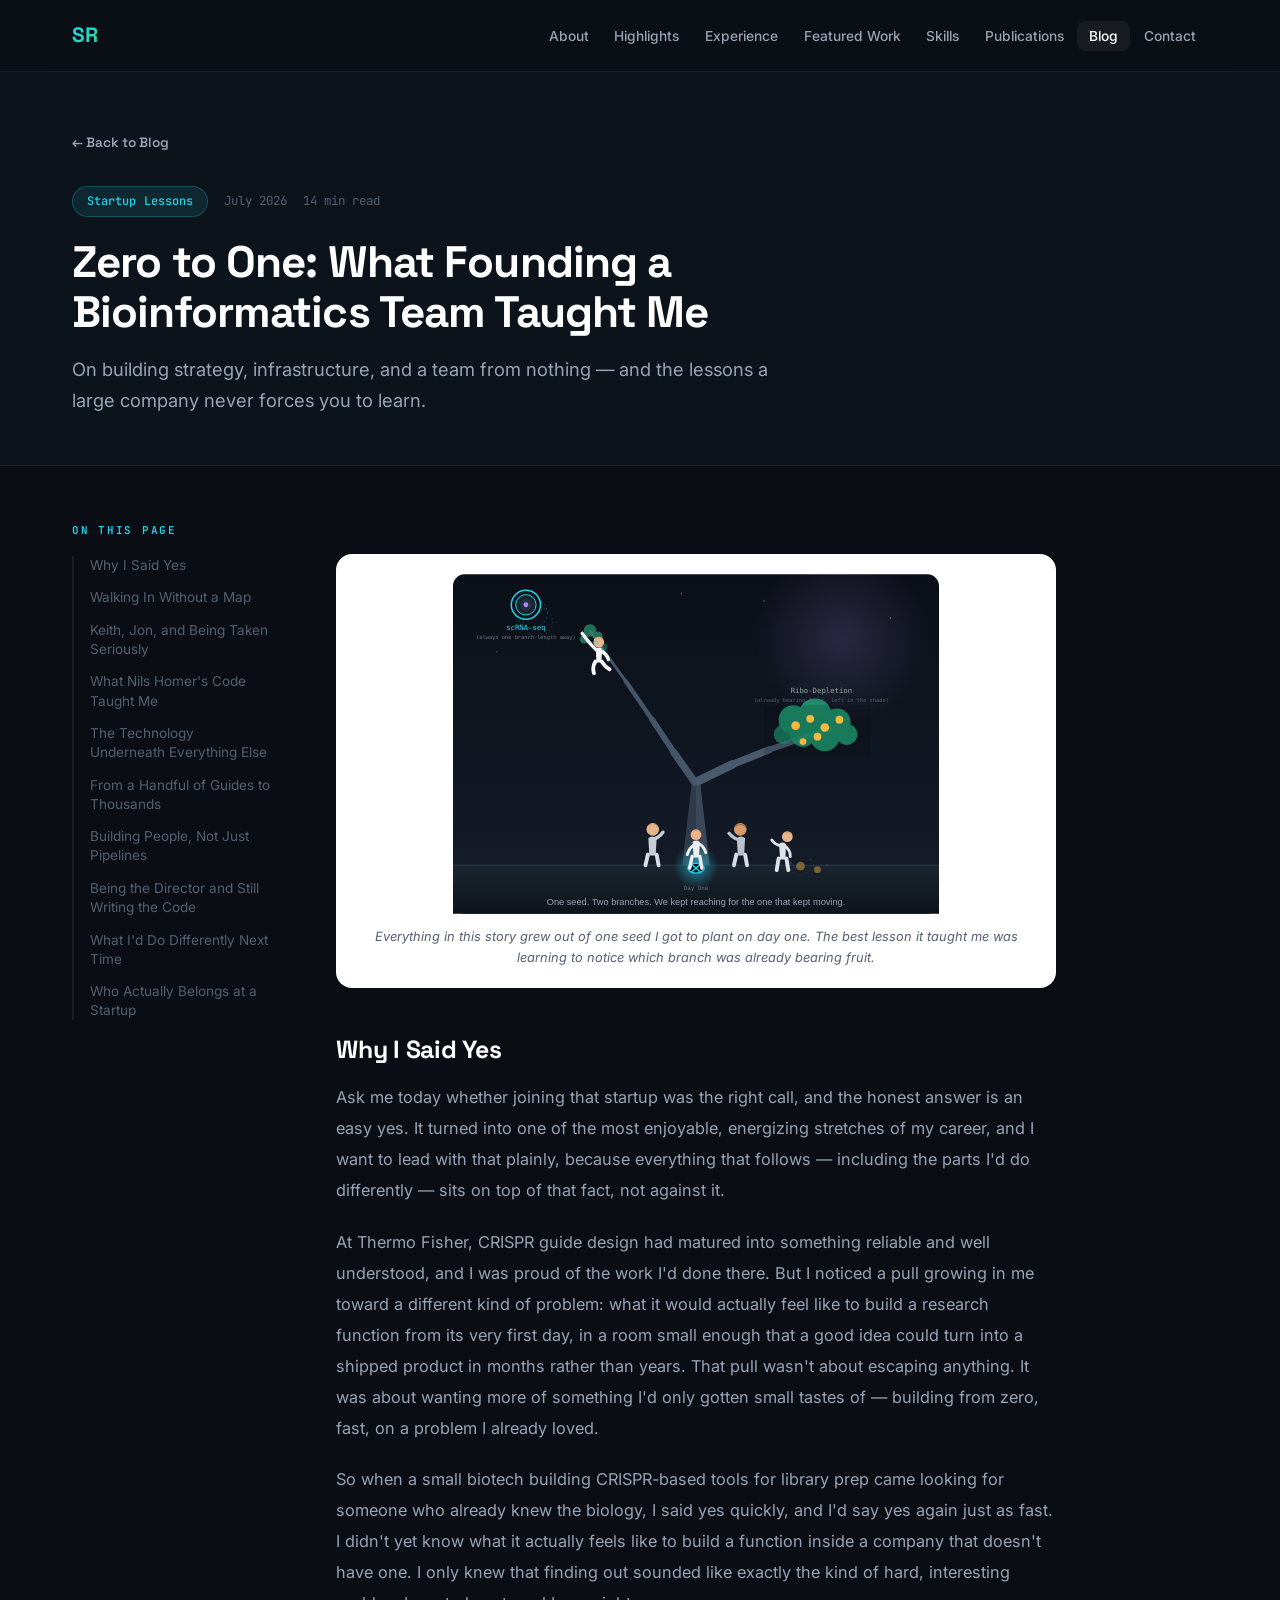
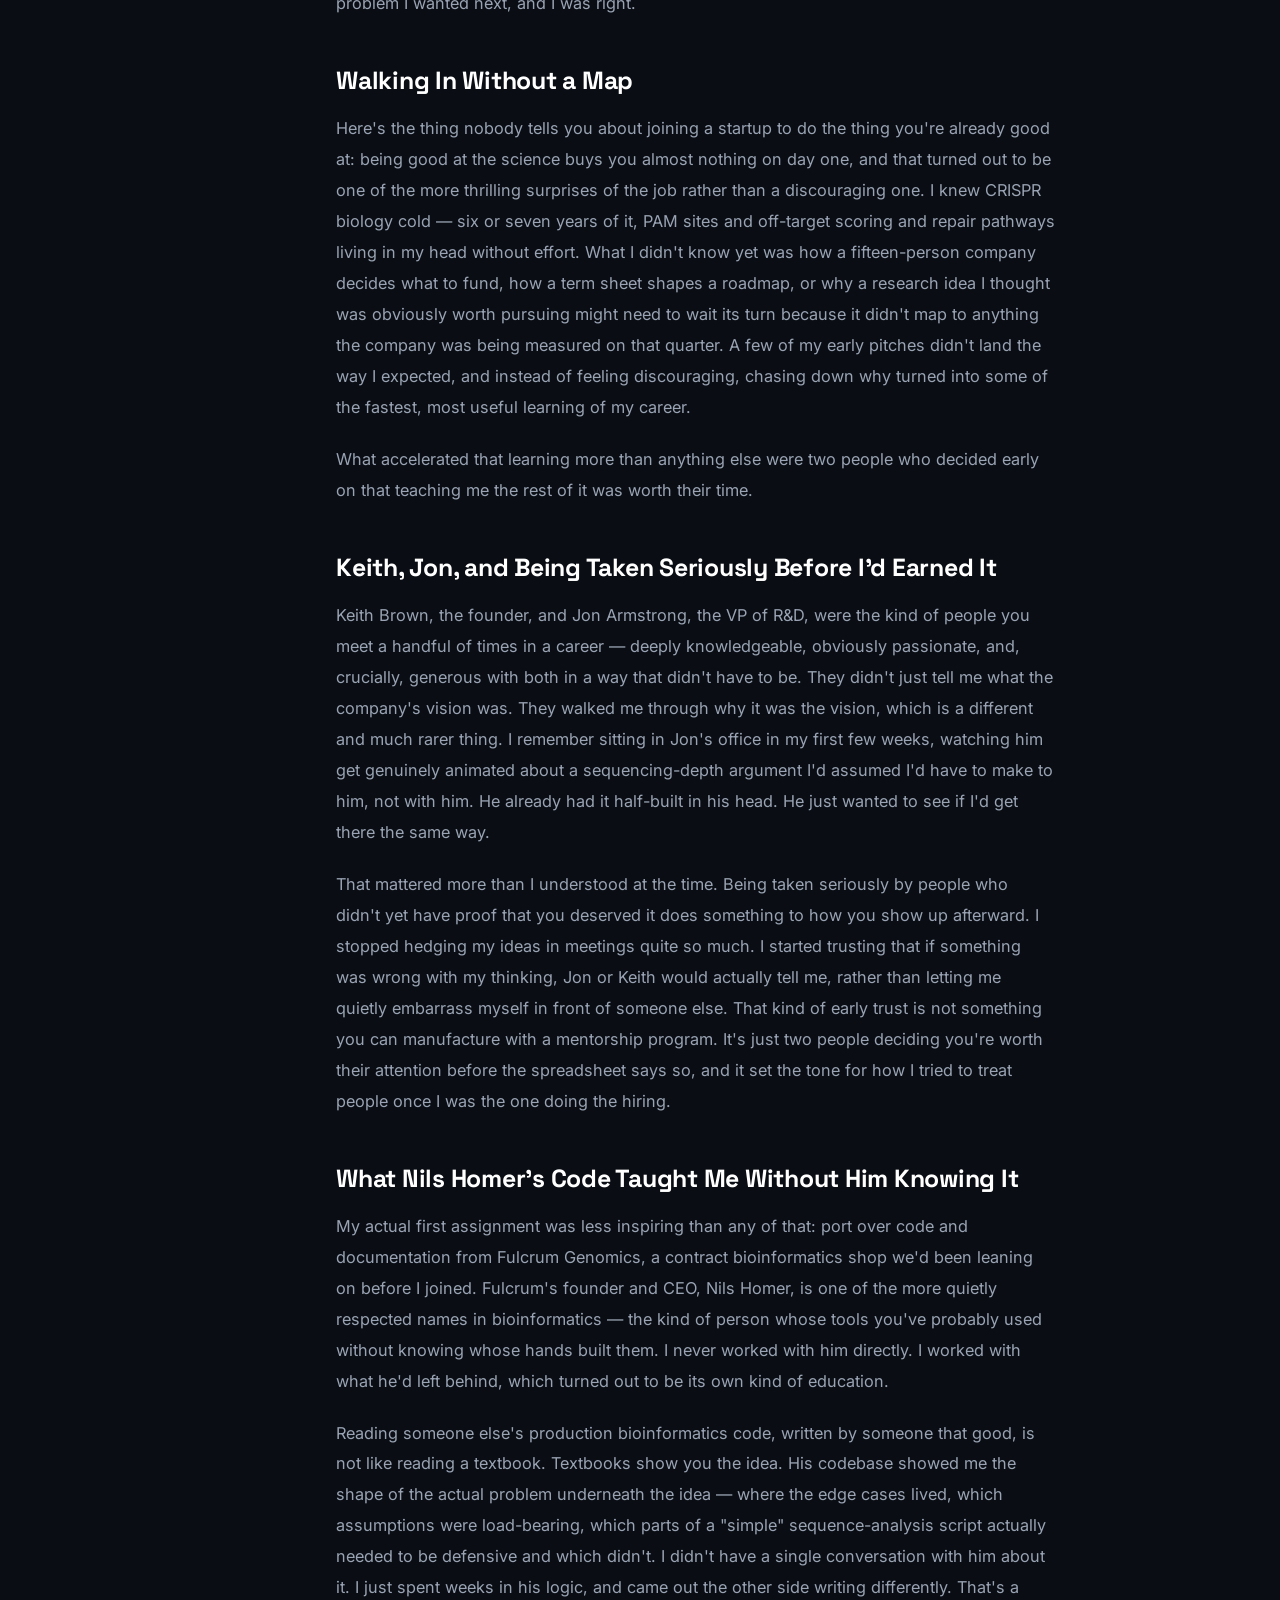
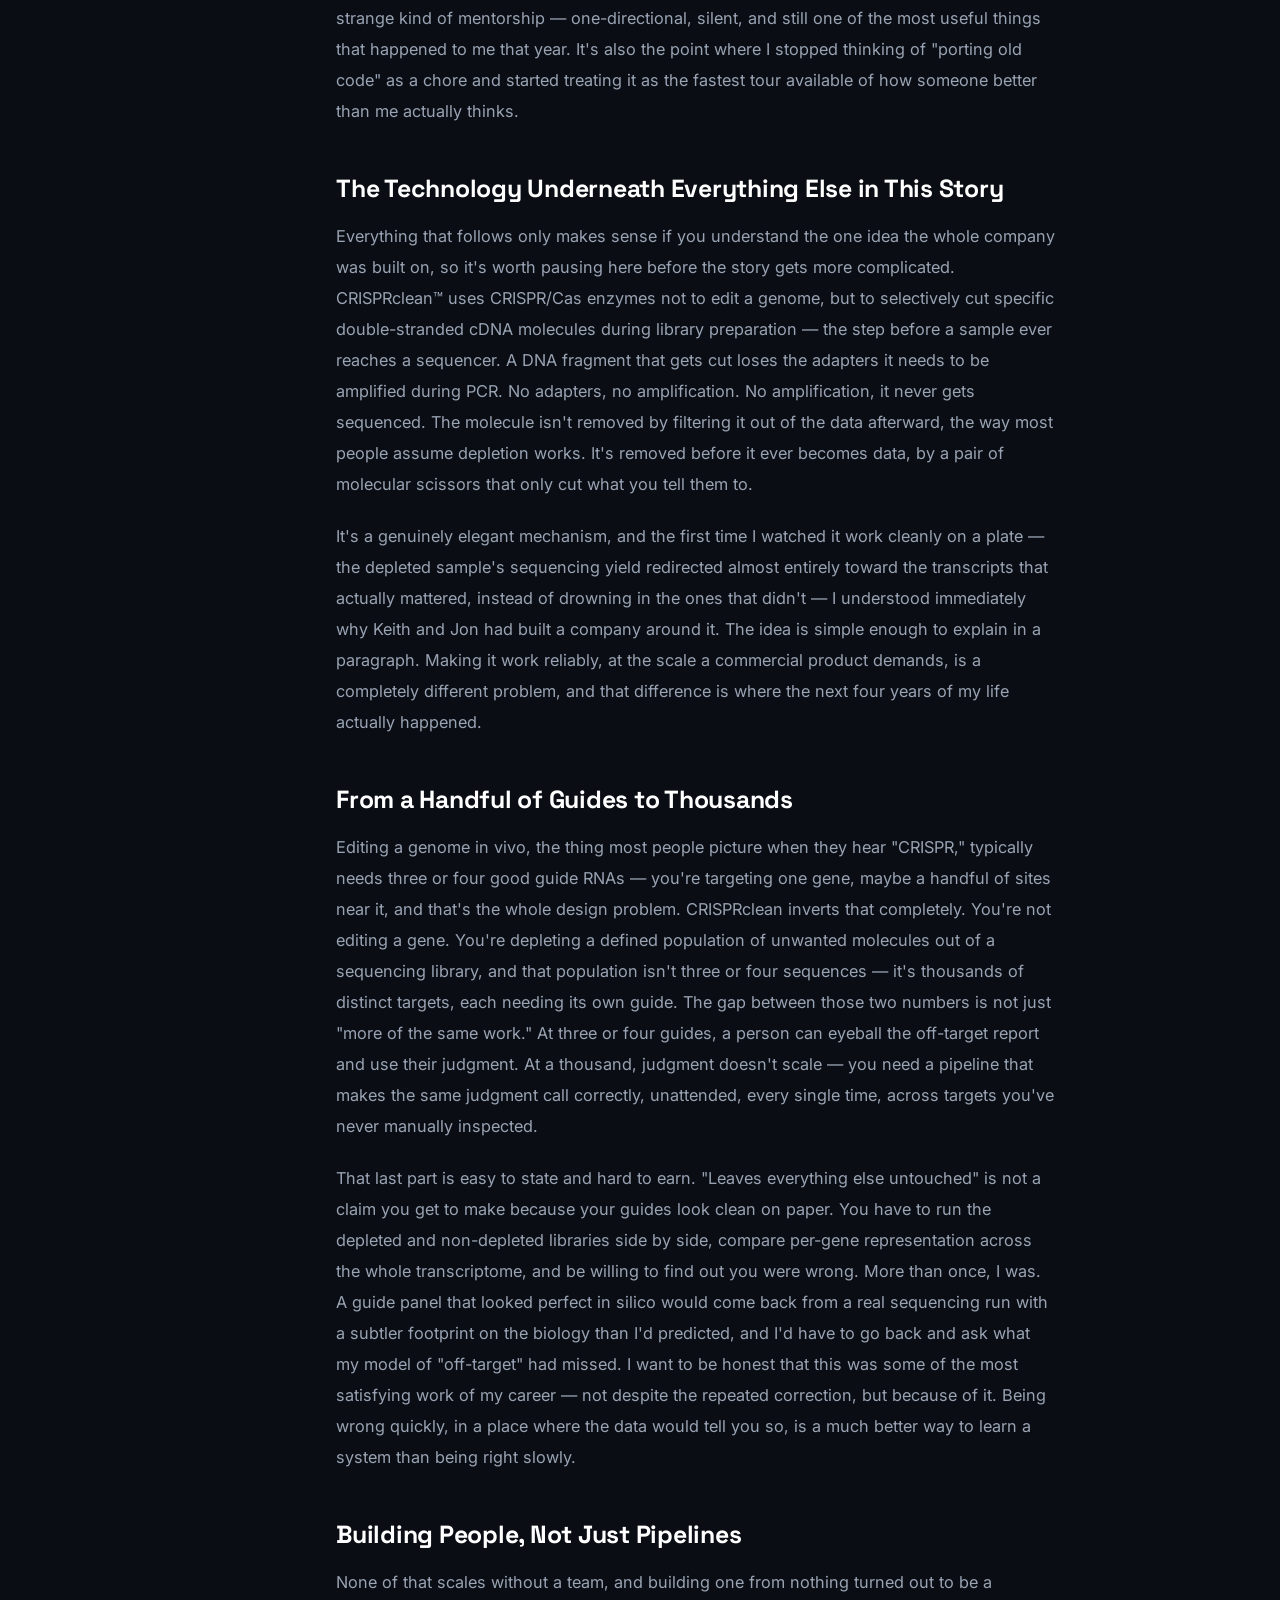
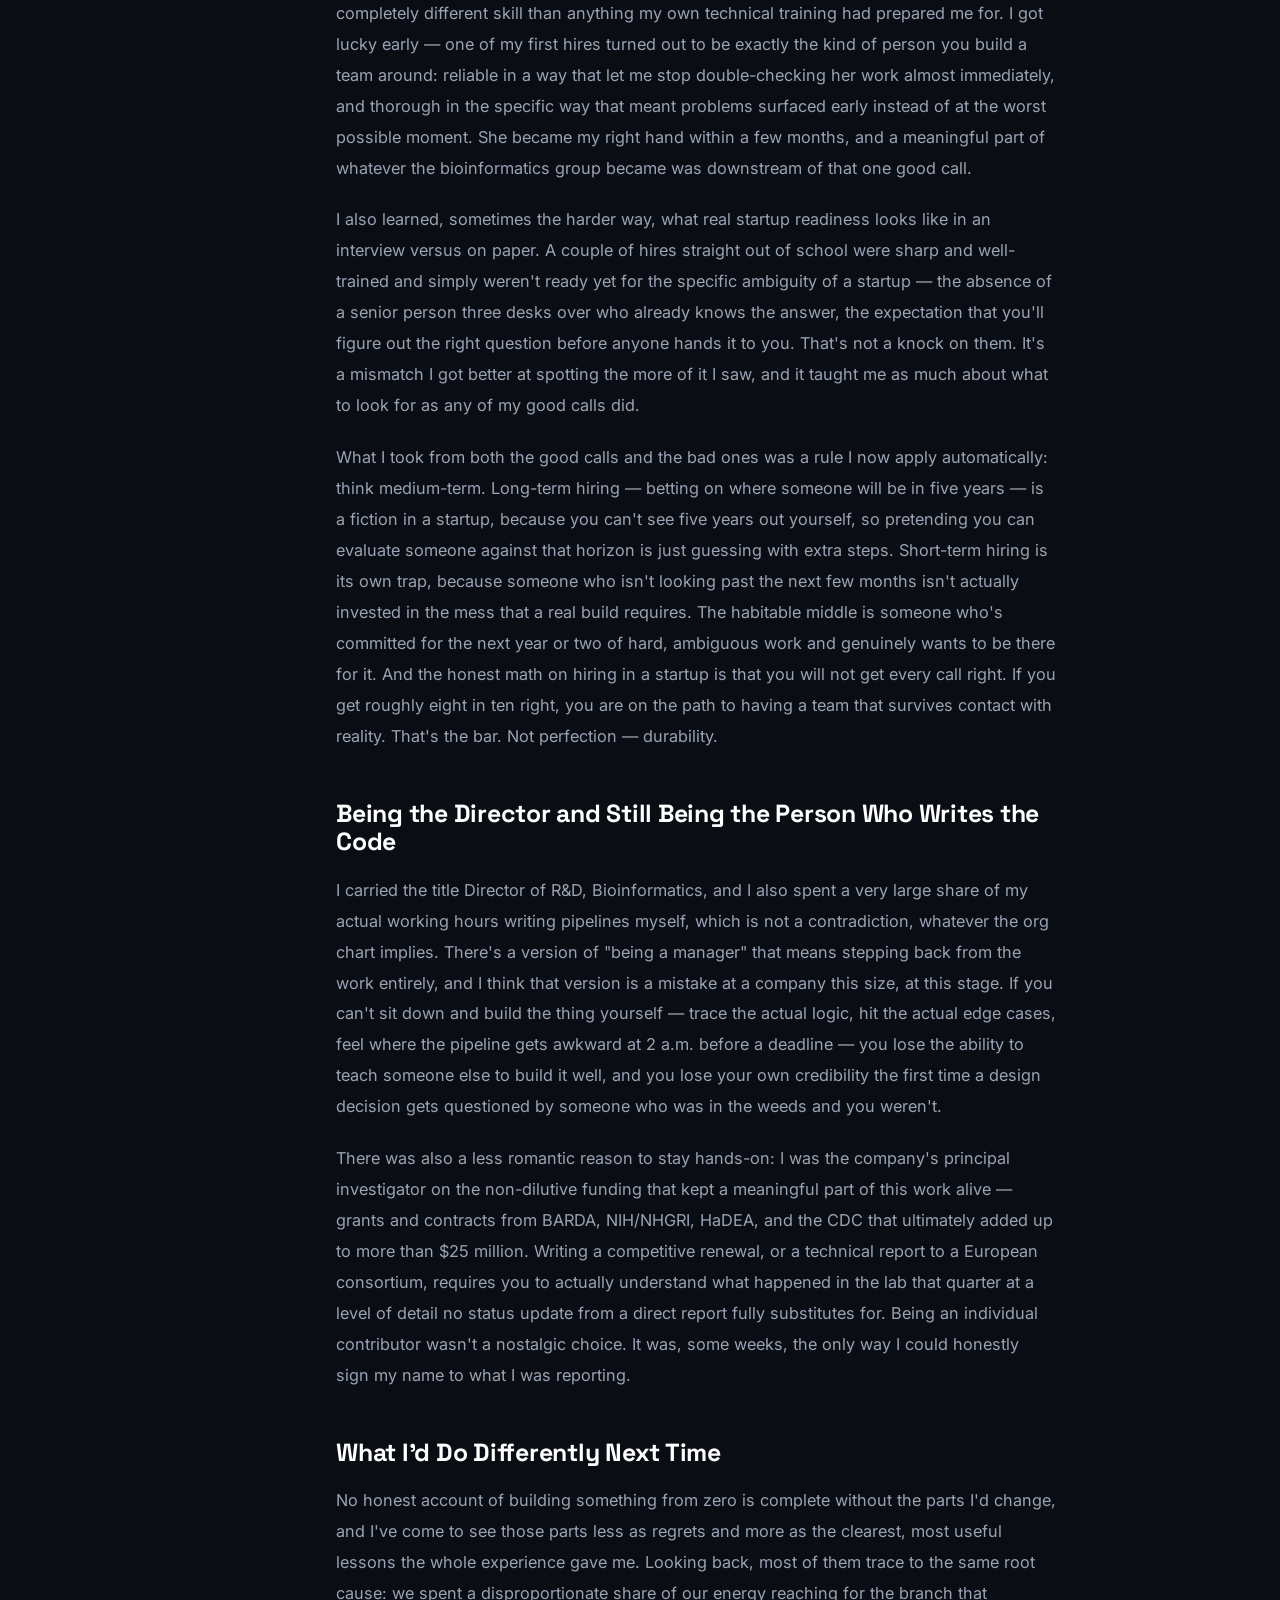
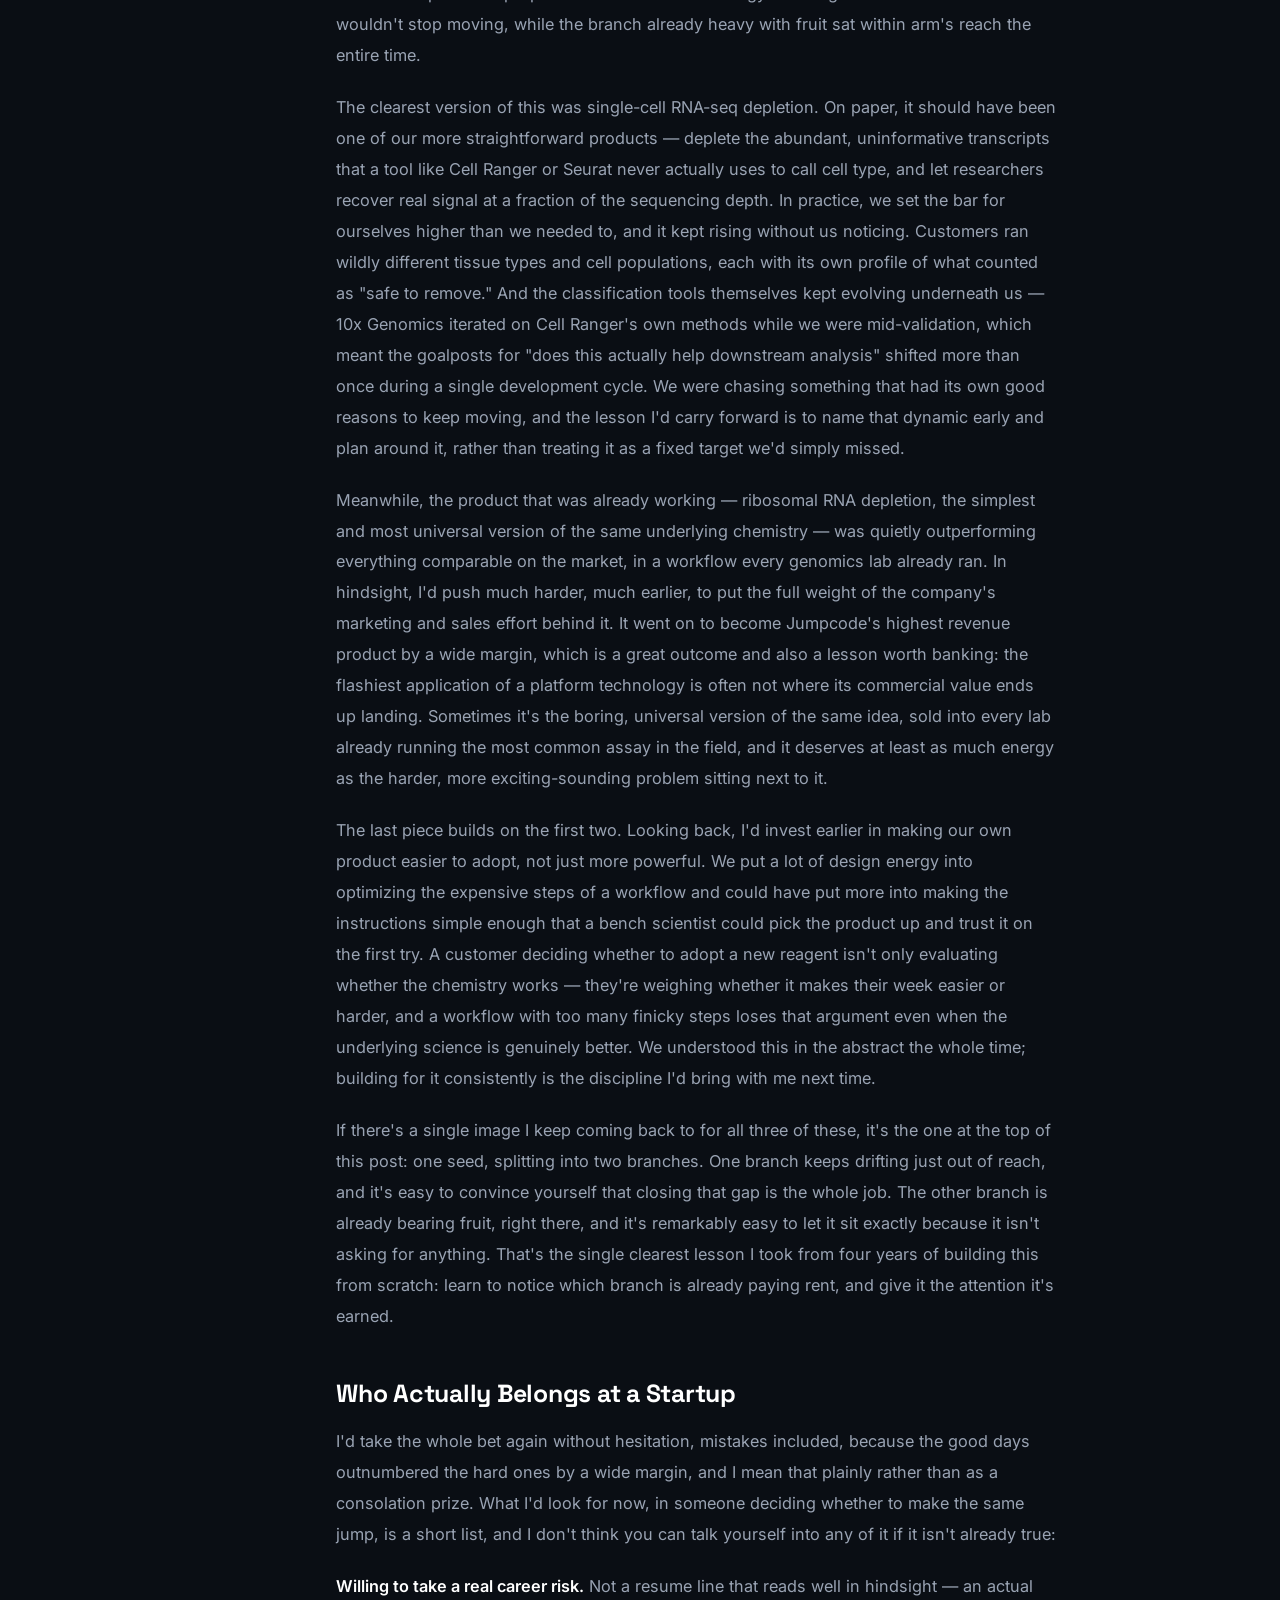
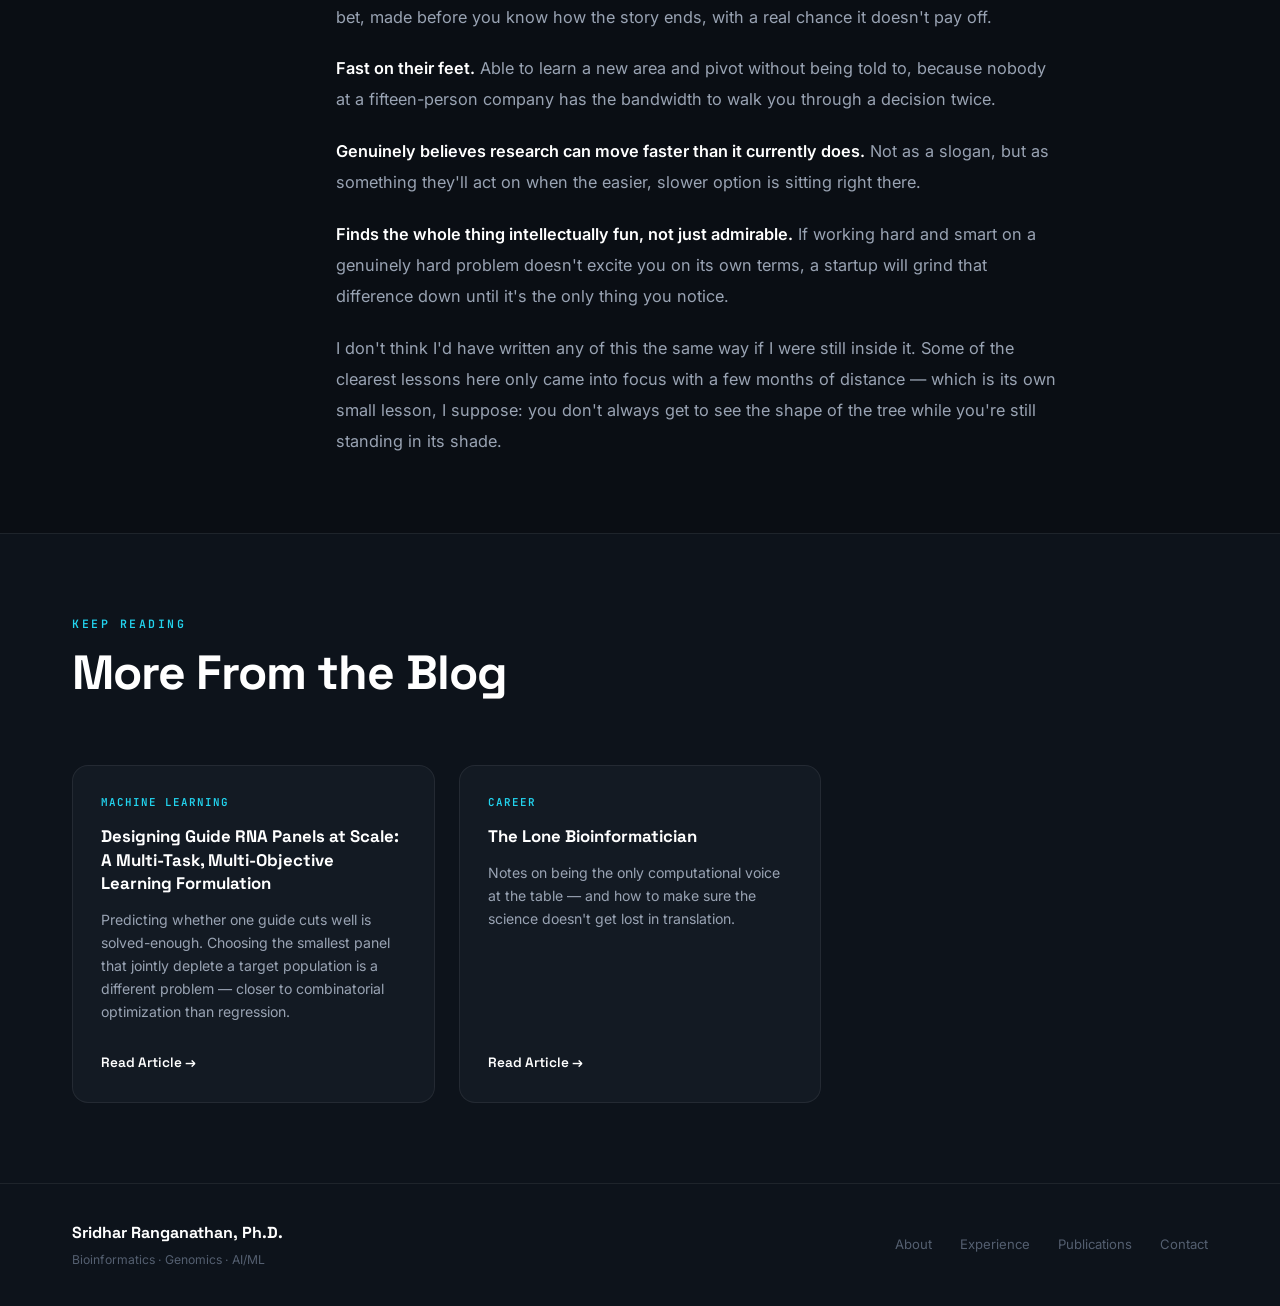
<file: blog/zero-to-one-founding-bioinformatics-team.html>
<!DOCTYPE html>
<html lang="en">
<head>
  <meta charset="UTF-8" />
  <meta name="viewport" content="width=device-width, initial-scale=1.0" />
  <meta name="description" content="On building strategy, infrastructure, and a bioinformatics team from nothing at a CRISPR startup — and the lessons a large company never forces you to learn." />
  <title>Zero to One: What Founding a Bioinformatics Team Taught Me | Sridhar Ranganathan</title>
  <link rel="preconnect" href="https://fonts.googleapis.com" />
  <link rel="preconnect" href="https://fonts.gstatic.com" crossorigin />
  <link href="https://fonts.googleapis.com/css2?family=Inter:wght@300;400;500;600;700&family=Space+Grotesk:wght@400;500;600;700;800&family=JetBrains+Mono:wght@400;500;600&display=swap" rel="stylesheet" />
  <link rel="stylesheet" href="../styles.css">
</head>
<body>

  <!-- ═══════════════════════ NAVIGATION ═══════════════════════ -->
  <nav class="nav" id="nav">
    <div class="nav__inner">
      <a class="nav__logo" href="../index.html">SR</a>
      <ul class="nav__links" id="navLinks">
        <li><a href="../index.html#about">About</a></li>
        <li><a href="../index.html#highlights">Highlights</a></li>
        <li><a href="../index.html#experience">Experience</a></li>
        <li><a href="../index.html#work">Featured Work</a></li>
        <li><a href="../index.html#skills">Skills</a></li>
        <li><a href="../publications/index.html">Publications</a></li>
        <li><a href="index.html" class="active">Blog</a></li>
        <li><a href="../index.html#contact">Contact</a></li>
      </ul>
      <button class="nav__toggle" id="navToggle" aria-label="Toggle menu">
        <span></span><span></span><span></span>
      </button>
    </div>
  </nav>

  <!-- ═══════════════════════ ARTICLE HEADER ═══════════════════════ -->
  <header class="article__header">
    <div class="container">
      <a href="index.html" class="article__back reveal">&larr; Back to Blog</a>
      <div class="reveal">
        <div class="article__meta">
          <span class="tag tag--accent">Startup Lessons</span>
          <span class="article__date">July 2026</span>
          <span class="article__read-time">14 min read</span>
        </div>
        <h1 class="article__title">Zero to One: What Founding a Bioinformatics Team Taught Me</h1>
        <p class="article__subtitle">On building strategy, infrastructure, and a team from nothing &mdash; and the lessons a large company never forces you to learn.</p>
      </div>
    </div>
  </header>

  <div class="article__body">
    <div class="container">

      <div class="article__layout">
        <aside class="article__toc reveal">
          <div class="article__toc-label">On This Page</div>
          <ol>
            <li><a href="#why-i-said-yes">Why I Said Yes</a></li>
            <li><a href="#walking-in">Walking In Without a Map</a></li>
            <li><a href="#keith-jon">Keith, Jon, and Being Taken Seriously</a></li>
            <li><a href="#nils-homer">What Nils Homer's Code Taught Me</a></li>
            <li><a href="#technology">The Technology Underneath Everything Else</a></li>
            <li><a href="#thousands-of-guides">From a Handful of Guides to Thousands</a></li>
            <li><a href="#building-people">Building People, Not Just Pipelines</a></li>
            <li><a href="#director-and-ic">Being the Director and Still Writing the Code</a></li>
            <li><a href="#what-id-do-differently">What I'd Do Differently Next Time</a></li>
            <li><a href="#who-belongs">Who Actually Belongs at a Startup</a></li>
          </ol>
        </aside>

        <div class="article__content">

          <figure class="article__figure reveal">
            <img src="../assets/images/zero-to-one-tree.svg" alt="An illustration of a tree grown from a single glowing seed at its roots, where two mentors and the author once knelt. One thin branch reaches up toward a target labeled scRNA-seq that keeps drifting further out of reach. A second, sturdier branch hangs heavy with ripe fruit labeled Ribo-Depletion, sitting in shadow, with fruit fallen and going to dust on the ground beneath it." />
            <figcaption>Everything in this story grew out of one seed I got to plant on day one. The best lesson it taught me was learning to notice which branch was already bearing fruit.</figcaption>
          </figure>

          <h2 id="why-i-said-yes">Why I Said Yes</h2>
          <p>Ask me today whether joining that startup was the right call, and the honest answer is an easy yes. It turned into one of the most enjoyable, energizing stretches of my career, and I want to lead with that plainly, because everything that follows &mdash; including the parts I'd do differently &mdash; sits on top of that fact, not against it.</p>

          <p>At Thermo Fisher, CRISPR guide design had matured into something reliable and well understood, and I was proud of the work I'd done there. But I noticed a pull growing in me toward a different kind of problem: what it would actually feel like to build a research function from its very first day, in a room small enough that a good idea could turn into a shipped product in months rather than years. That pull wasn't about escaping anything. It was about wanting more of something I'd only gotten small tastes of &mdash; building from zero, fast, on a problem I already loved.</p>

          <p>So when a small biotech building CRISPR-based tools for library prep came looking for someone who already knew the biology, I said yes quickly, and I'd say yes again just as fast. I didn't yet know what it actually feels like to build a function inside a company that doesn't have one. I only knew that finding out sounded like exactly the kind of hard, interesting problem I wanted next, and I was right.</p>

          <h2 id="walking-in">Walking In Without a Map</h2>
          <p>Here's the thing nobody tells you about joining a startup to do the thing you're already good at: being good at the science buys you almost nothing on day one, and that turned out to be one of the more thrilling surprises of the job rather than a discouraging one. I knew CRISPR biology cold &mdash; six or seven years of it, PAM sites and off-target scoring and repair pathways living in my head without effort. What I didn't know yet was how a fifteen-person company decides what to fund, how a term sheet shapes a roadmap, or why a research idea I thought was obviously worth pursuing might need to wait its turn because it didn't map to anything the company was being measured on that quarter. A few of my early pitches didn't land the way I expected, and instead of feeling discouraging, chasing down why turned into some of the fastest, most useful learning of my career.</p>

          <p>What accelerated that learning more than anything else were two people who decided early on that teaching me the rest of it was worth their time.</p>

          <h2 id="keith-jon">Keith, Jon, and Being Taken Seriously Before I'd Earned It</h2>
          <p>Keith Brown, the founder, and Jon Armstrong, the VP of R&amp;D, were the kind of people you meet a handful of times in a career &mdash; deeply knowledgeable, obviously passionate, and, crucially, generous with both in a way that didn't have to be. They didn't just tell me what the company's vision was. They walked me through why it was the vision, which is a different and much rarer thing. I remember sitting in Jon's office in my first few weeks, watching him get genuinely animated about a sequencing-depth argument I'd assumed I'd have to make to him, not with him. He already had it half-built in his head. He just wanted to see if I'd get there the same way.</p>

          <p>That mattered more than I understood at the time. Being taken seriously by people who didn't yet have proof that you deserved it does something to how you show up afterward. I stopped hedging my ideas in meetings quite so much. I started trusting that if something was wrong with my thinking, Jon or Keith would actually tell me, rather than letting me quietly embarrass myself in front of someone else. That kind of early trust is not something you can manufacture with a mentorship program. It's just two people deciding you're worth their attention before the spreadsheet says so, and it set the tone for how I tried to treat people once I was the one doing the hiring.</p>

          <h2 id="nils-homer">What Nils Homer's Code Taught Me Without Him Knowing It</h2>
          <p>My actual first assignment was less inspiring than any of that: port over code and documentation from Fulcrum Genomics, a contract bioinformatics shop we'd been leaning on before I joined. Fulcrum's founder and CEO, Nils Homer, is one of the more quietly respected names in bioinformatics &mdash; the kind of person whose tools you've probably used without knowing whose hands built them. I never worked with him directly. I worked with what he'd left behind, which turned out to be its own kind of education.</p>

          <p>Reading someone else's production bioinformatics code, written by someone that good, is not like reading a textbook. Textbooks show you the idea. His codebase showed me the shape of the actual problem underneath the idea &mdash; where the edge cases lived, which assumptions were load-bearing, which parts of a "simple" sequence-analysis script actually needed to be defensive and which didn't. I didn't have a single conversation with him about it. I just spent weeks in his logic, and came out the other side writing differently. That's a strange kind of mentorship &mdash; one-directional, silent, and still one of the most useful things that happened to me that year. It's also the point where I stopped thinking of "porting old code" as a chore and started treating it as the fastest tour available of how someone better than me actually thinks.</p>

          <h2 id="technology">The Technology Underneath Everything Else in This Story</h2>
          <p>Everything that follows only makes sense if you understand the one idea the whole company was built on, so it's worth pausing here before the story gets more complicated. CRISPRclean&trade; uses CRISPR/Cas enzymes not to edit a genome, but to selectively cut specific double-stranded cDNA molecules during library preparation &mdash; the step before a sample ever reaches a sequencer. A DNA fragment that gets cut loses the adapters it needs to be amplified during PCR. No adapters, no amplification. No amplification, it never gets sequenced. The molecule isn't removed by filtering it out of the data afterward, the way most people assume depletion works. It's removed before it ever becomes data, by a pair of molecular scissors that only cut what you tell them to.</p>

          <p>It's a genuinely elegant mechanism, and the first time I watched it work cleanly on a plate &mdash; the depleted sample's sequencing yield redirected almost entirely toward the transcripts that actually mattered, instead of drowning in the ones that didn't &mdash; I understood immediately why Keith and Jon had built a company around it. The idea is simple enough to explain in a paragraph. Making it work reliably, at the scale a commercial product demands, is a completely different problem, and that difference is where the next four years of my life actually happened.</p>

          <h2 id="thousands-of-guides">From a Handful of Guides to Thousands</h2>
          <p>Editing a genome in vivo, the thing most people picture when they hear "CRISPR," typically needs three or four good guide RNAs &mdash; you're targeting one gene, maybe a handful of sites near it, and that's the whole design problem. CRISPRclean inverts that completely. You're not editing a gene. You're depleting a defined population of unwanted molecules out of a sequencing library, and that population isn't three or four sequences &mdash; it's thousands of distinct targets, each needing its own guide. The gap between those two numbers is not just "more of the same work." At three or four guides, a person can eyeball the off-target report and use their judgment. At a thousand, judgment doesn't scale &mdash; you need a pipeline that makes the same judgment call correctly, unattended, every single time, across targets you've never manually inspected.</p>

          <p>That last part is easy to state and hard to earn. "Leaves everything else untouched" is not a claim you get to make because your guides look clean on paper. You have to run the depleted and non-depleted libraries side by side, compare per-gene representation across the whole transcriptome, and be willing to find out you were wrong. More than once, I was. A guide panel that looked perfect in silico would come back from a real sequencing run with a subtler footprint on the biology than I'd predicted, and I'd have to go back and ask what my model of "off-target" had missed. I want to be honest that this was some of the most satisfying work of my career &mdash; not despite the repeated correction, but because of it. Being wrong quickly, in a place where the data would tell you so, is a much better way to learn a system than being right slowly.</p>

          <h2 id="building-people">Building People, Not Just Pipelines</h2>
          <p>None of that scales without a team, and building one from nothing turned out to be a completely different skill than anything my own technical training had prepared me for. I got lucky early &mdash; one of my first hires turned out to be exactly the kind of person you build a team around: reliable in a way that let me stop double-checking her work almost immediately, and thorough in the specific way that meant problems surfaced early instead of at the worst possible moment. She became my right hand within a few months, and a meaningful part of whatever the bioinformatics group became was downstream of that one good call.</p>

          <p>I also learned, sometimes the harder way, what real startup readiness looks like in an interview versus on paper. A couple of hires straight out of school were sharp and well-trained and simply weren't ready yet for the specific ambiguity of a startup &mdash; the absence of a senior person three desks over who already knows the answer, the expectation that you'll figure out the right question before anyone hands it to you. That's not a knock on them. It's a mismatch I got better at spotting the more of it I saw, and it taught me as much about what to look for as any of my good calls did.</p>

          <p>What I took from both the good calls and the bad ones was a rule I now apply automatically: think medium-term. Long-term hiring &mdash; betting on where someone will be in five years &mdash; is a fiction in a startup, because you can't see five years out yourself, so pretending you can evaluate someone against that horizon is just guessing with extra steps. Short-term hiring is its own trap, because someone who isn't looking past the next few months isn't actually invested in the mess that a real build requires. The habitable middle is someone who's committed for the next year or two of hard, ambiguous work and genuinely wants to be there for it. And the honest math on hiring in a startup is that you will not get every call right. If you get roughly eight in ten right, you are on the path to having a team that survives contact with reality. That's the bar. Not perfection &mdash; durability.</p>

          <h2 id="director-and-ic">Being the Director and Still Being the Person Who Writes the Code</h2>
          <p>I carried the title Director of R&amp;D, Bioinformatics, and I also spent a very large share of my actual working hours writing pipelines myself, which is not a contradiction, whatever the org chart implies. There's a version of "being a manager" that means stepping back from the work entirely, and I think that version is a mistake at a company this size, at this stage. If you can't sit down and build the thing yourself &mdash; trace the actual logic, hit the actual edge cases, feel where the pipeline gets awkward at 2 a.m. before a deadline &mdash; you lose the ability to teach someone else to build it well, and you lose your own credibility the first time a design decision gets questioned by someone who was in the weeds and you weren't.</p>

          <p>There was also a less romantic reason to stay hands-on: I was the company's principal investigator on the non-dilutive funding that kept a meaningful part of this work alive &mdash; grants and contracts from BARDA, NIH/NHGRI, HaDEA, and the CDC that ultimately added up to more than $25 million. Writing a competitive renewal, or a technical report to a European consortium, requires you to actually understand what happened in the lab that quarter at a level of detail no status update from a direct report fully substitutes for. Being an individual contributor wasn't a nostalgic choice. It was, some weeks, the only way I could honestly sign my name to what I was reporting.</p>

          <h2 id="what-id-do-differently">What I'd Do Differently Next Time</h2>
          <p>No honest account of building something from zero is complete without the parts I'd change, and I've come to see those parts less as regrets and more as the clearest, most useful lessons the whole experience gave me. Looking back, most of them trace to the same root cause: we spent a disproportionate share of our energy reaching for the branch that wouldn't stop moving, while the branch already heavy with fruit sat within arm's reach the entire time.</p>

          <p>The clearest version of this was single-cell RNA-seq depletion. On paper, it should have been one of our more straightforward products &mdash; deplete the abundant, uninformative transcripts that a tool like Cell Ranger or Seurat never actually uses to call cell type, and let researchers recover real signal at a fraction of the sequencing depth. In practice, we set the bar for ourselves higher than we needed to, and it kept rising without us noticing. Customers ran wildly different tissue types and cell populations, each with its own profile of what counted as "safe to remove." And the classification tools themselves kept evolving underneath us &mdash; 10x Genomics iterated on Cell Ranger's own methods while we were mid-validation, which meant the goalposts for "does this actually help downstream analysis" shifted more than once during a single development cycle. We were chasing something that had its own good reasons to keep moving, and the lesson I'd carry forward is to name that dynamic early and plan around it, rather than treating it as a fixed target we'd simply missed.</p>

          <p>Meanwhile, the product that was already working &mdash; ribosomal RNA depletion, the simplest and most universal version of the same underlying chemistry &mdash; was quietly outperforming everything comparable on the market, in a workflow every genomics lab already ran. In hindsight, I'd push much harder, much earlier, to put the full weight of the company's marketing and sales effort behind it. It went on to become Jumpcode's highest revenue product by a wide margin, which is a great outcome and also a lesson worth banking: the flashiest application of a platform technology is often not where its commercial value ends up landing. Sometimes it's the boring, universal version of the same idea, sold into every lab already running the most common assay in the field, and it deserves at least as much energy as the harder, more exciting-sounding problem sitting next to it.</p>

          <p>The last piece builds on the first two. Looking back, I'd invest earlier in making our own product easier to adopt, not just more powerful. We put a lot of design energy into optimizing the expensive steps of a workflow and could have put more into making the instructions simple enough that a bench scientist could pick the product up and trust it on the first try. A customer deciding whether to adopt a new reagent isn't only evaluating whether the chemistry works &mdash; they're weighing whether it makes their week easier or harder, and a workflow with too many finicky steps loses that argument even when the underlying science is genuinely better. We understood this in the abstract the whole time; building for it consistently is the discipline I'd bring with me next time.</p>

          <p>If there's a single image I keep coming back to for all three of these, it's the one at the top of this post: one seed, splitting into two branches. One branch keeps drifting just out of reach, and it's easy to convince yourself that closing that gap is the whole job. The other branch is already bearing fruit, right there, and it's remarkably easy to let it sit exactly because it isn't asking for anything. That's the single clearest lesson I took from four years of building this from scratch: learn to notice which branch is already paying rent, and give it the attention it's earned.</p>

          <h2 id="who-belongs">Who Actually Belongs at a Startup</h2>
          <p>I'd take the whole bet again without hesitation, mistakes included, because the good days outnumbered the hard ones by a wide margin, and I mean that plainly rather than as a consolation prize. What I'd look for now, in someone deciding whether to make the same jump, is a short list, and I don't think you can talk yourself into any of it if it isn't already true:</p>

          <p><strong>Willing to take a real career risk.</strong> Not a resume line that reads well in hindsight &mdash; an actual bet, made before you know how the story ends, with a real chance it doesn't pay off.</p>

          <p><strong>Fast on their feet.</strong> Able to learn a new area and pivot without being told to, because nobody at a fifteen-person company has the bandwidth to walk you through a decision twice.</p>

          <p><strong>Genuinely believes research can move faster than it currently does.</strong> Not as a slogan, but as something they'll act on when the easier, slower option is sitting right there.</p>

          <p><strong>Finds the whole thing intellectually fun, not just admirable.</strong> If working hard and smart on a genuinely hard problem doesn't excite you on its own terms, a startup will grind that difference down until it's the only thing you notice.</p>

          <p>I don't think I'd have written any of this the same way if I were still inside it. Some of the clearest lessons here only came into focus with a few months of distance &mdash; which is its own small lesson, I suppose: you don't always get to see the shape of the tree while you're still standing in its shade.</p>

        </div>
      </div>

    </div>
  </div>

  <!-- ═══════════════════════ MORE FROM THE BLOG ═══════════════════════ -->
  <section class="article__more">
    <div class="container">
      <div class="section__header reveal">
        <div class="section__label">Keep Reading</div>
        <h2 class="section__title">More From the Blog</h2>
      </div>
      <div class="blog__grid">
        <a class="blog-card blog-card--link reveal" href="guide-rna-panel-design.html">
          <div class="blog-card__tag">Machine Learning</div>
          <h3 class="blog-card__title">Designing Guide RNA Panels at Scale: A Multi-Task, Multi-Objective Learning Formulation</h3>
          <p class="blog-card__excerpt">Predicting whether one guide cuts well is solved-enough. Choosing the smallest panel that jointly deplete a target population is a different problem &mdash; closer to combinatorial optimization than regression.</p>
          <div class="blog-card__footer">
            <span class="blog-card__read-more">Read Article &rarr;</span>
          </div>
        </a>
        <a class="blog-card blog-card--link reveal" href="the-lone-bioinformatician.html">
          <div class="blog-card__tag">Career</div>
          <h3 class="blog-card__title">The Lone Bioinformatician</h3>
          <p class="blog-card__excerpt">Notes on being the only computational voice at the table &mdash; and how to make sure the science doesn't get lost in translation.</p>
          <div class="blog-card__footer">
            <span class="blog-card__read-more">Read Article &rarr;</span>
          </div>
        </a>
      </div>
    </div>
  </section>

  <!-- ═══════════════════════ FOOTER ═══════════════════════ -->
  <footer class="footer">
    <div class="container footer__inner">
      <div class="footer__left">
        <span class="footer__name">Sridhar Ranganathan, Ph.D.</span>
        <span class="footer__tagline">Bioinformatics &middot; Genomics &middot; AI/ML</span>
      </div>
      <div class="footer__links">
        <a href="../index.html#about">About</a>
        <a href="../index.html#experience">Experience</a>
        <a href="../publications/index.html">Publications</a>
        <a href="../index.html#contact">Contact</a>
      </div>
    </div>
  </footer>

  <script src="../main.js"></script>
</body>
</html>
</file>
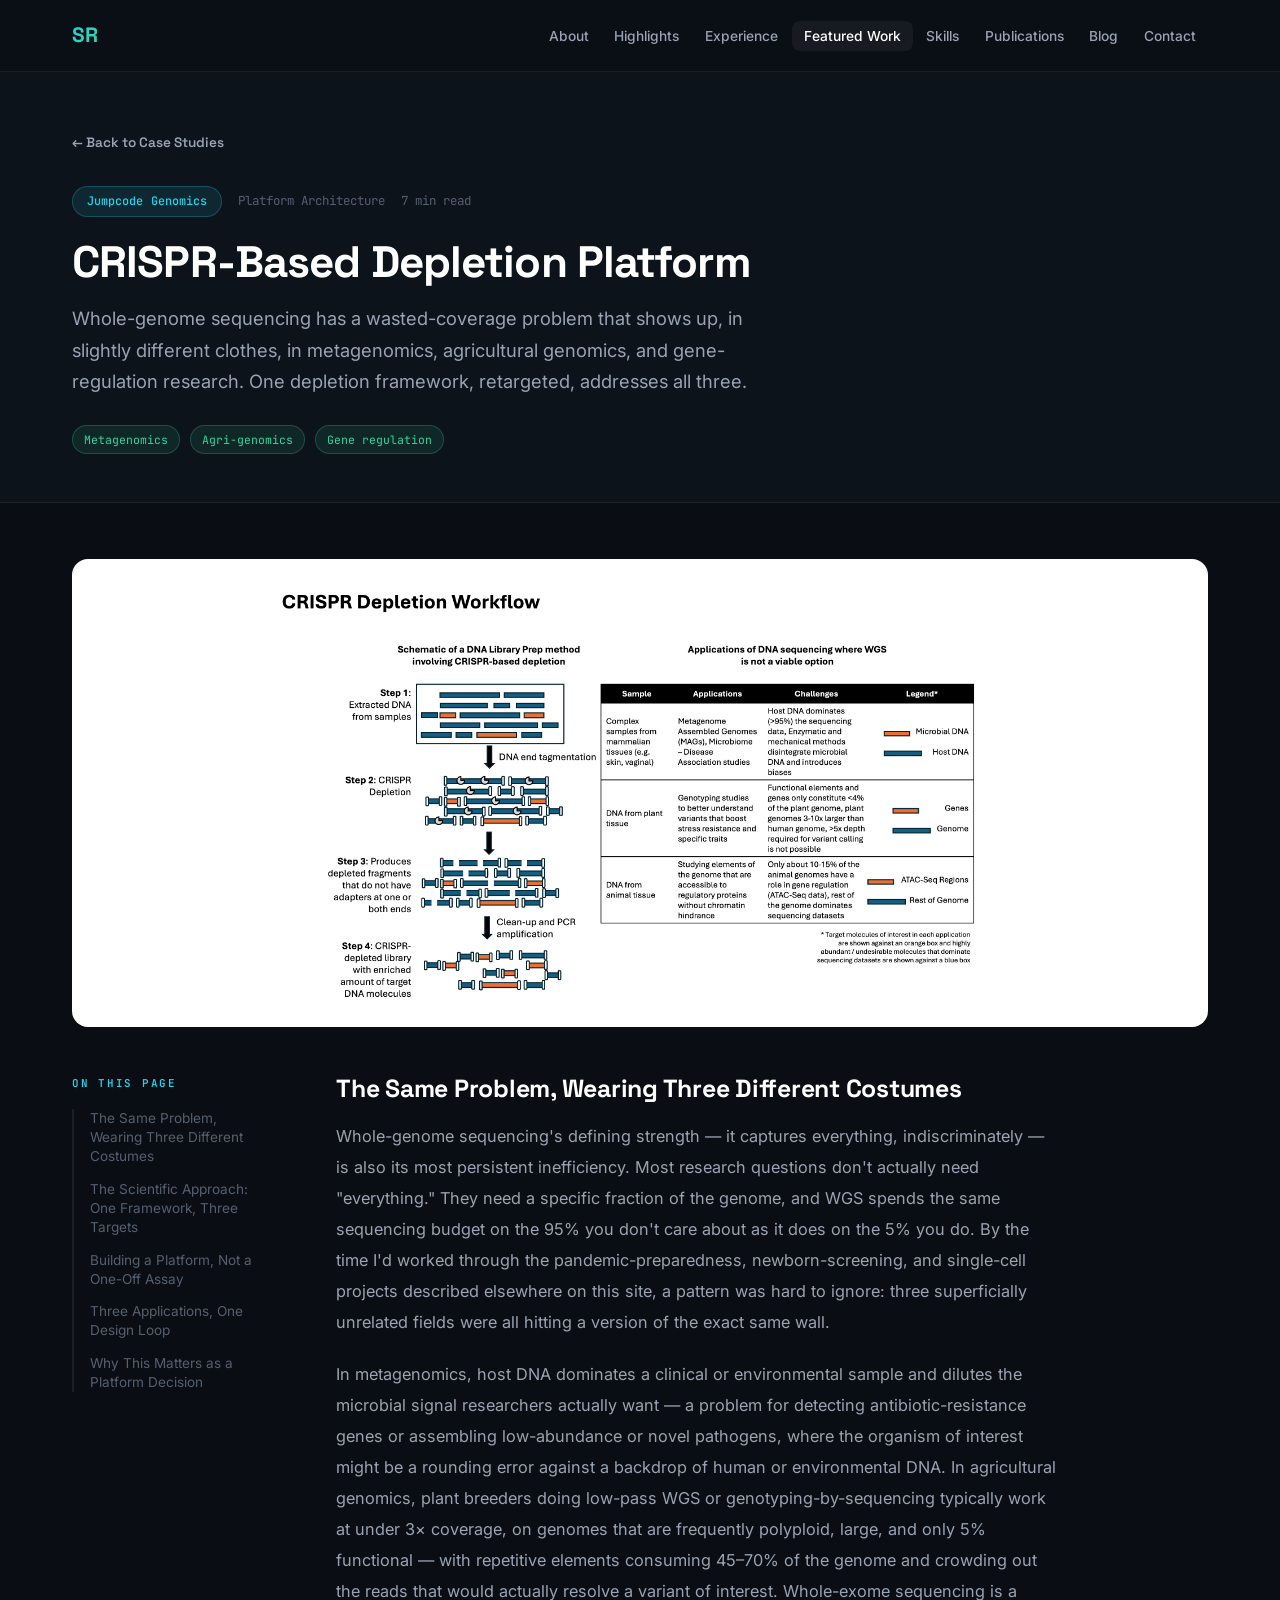
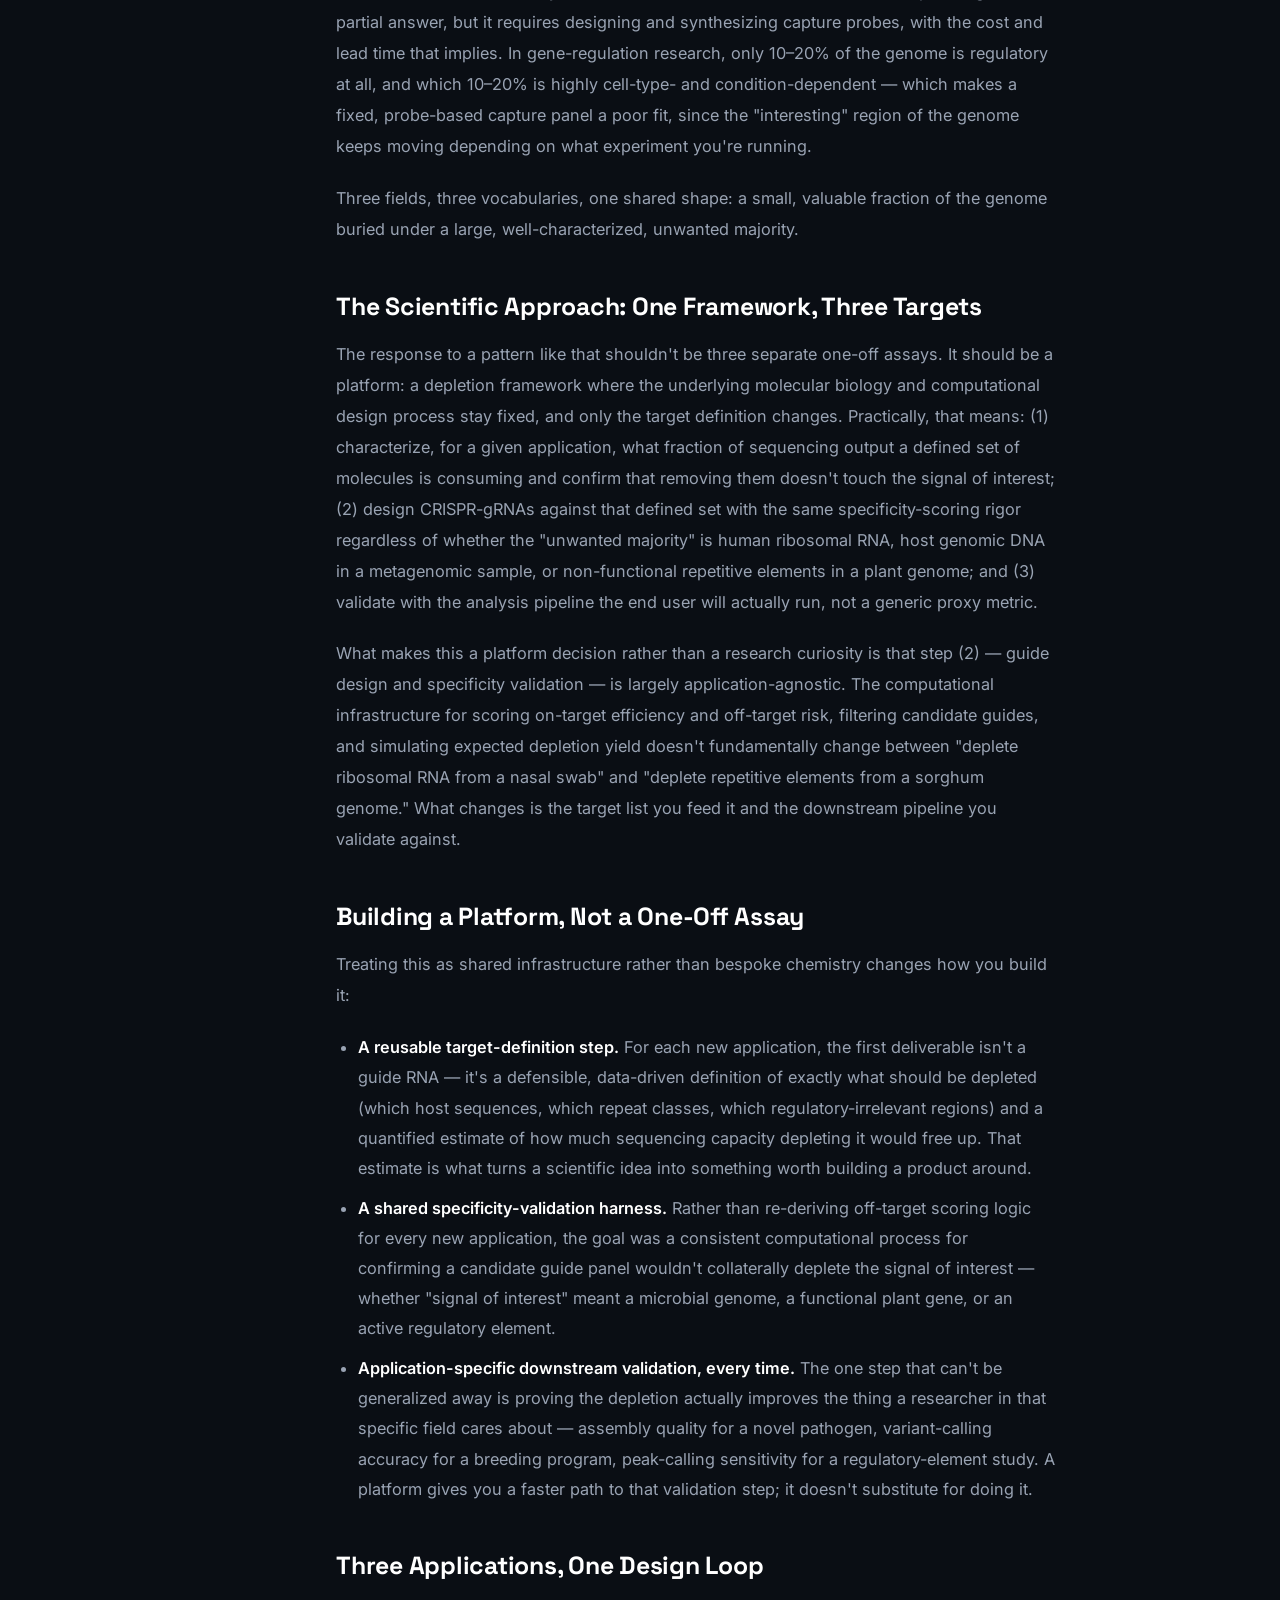
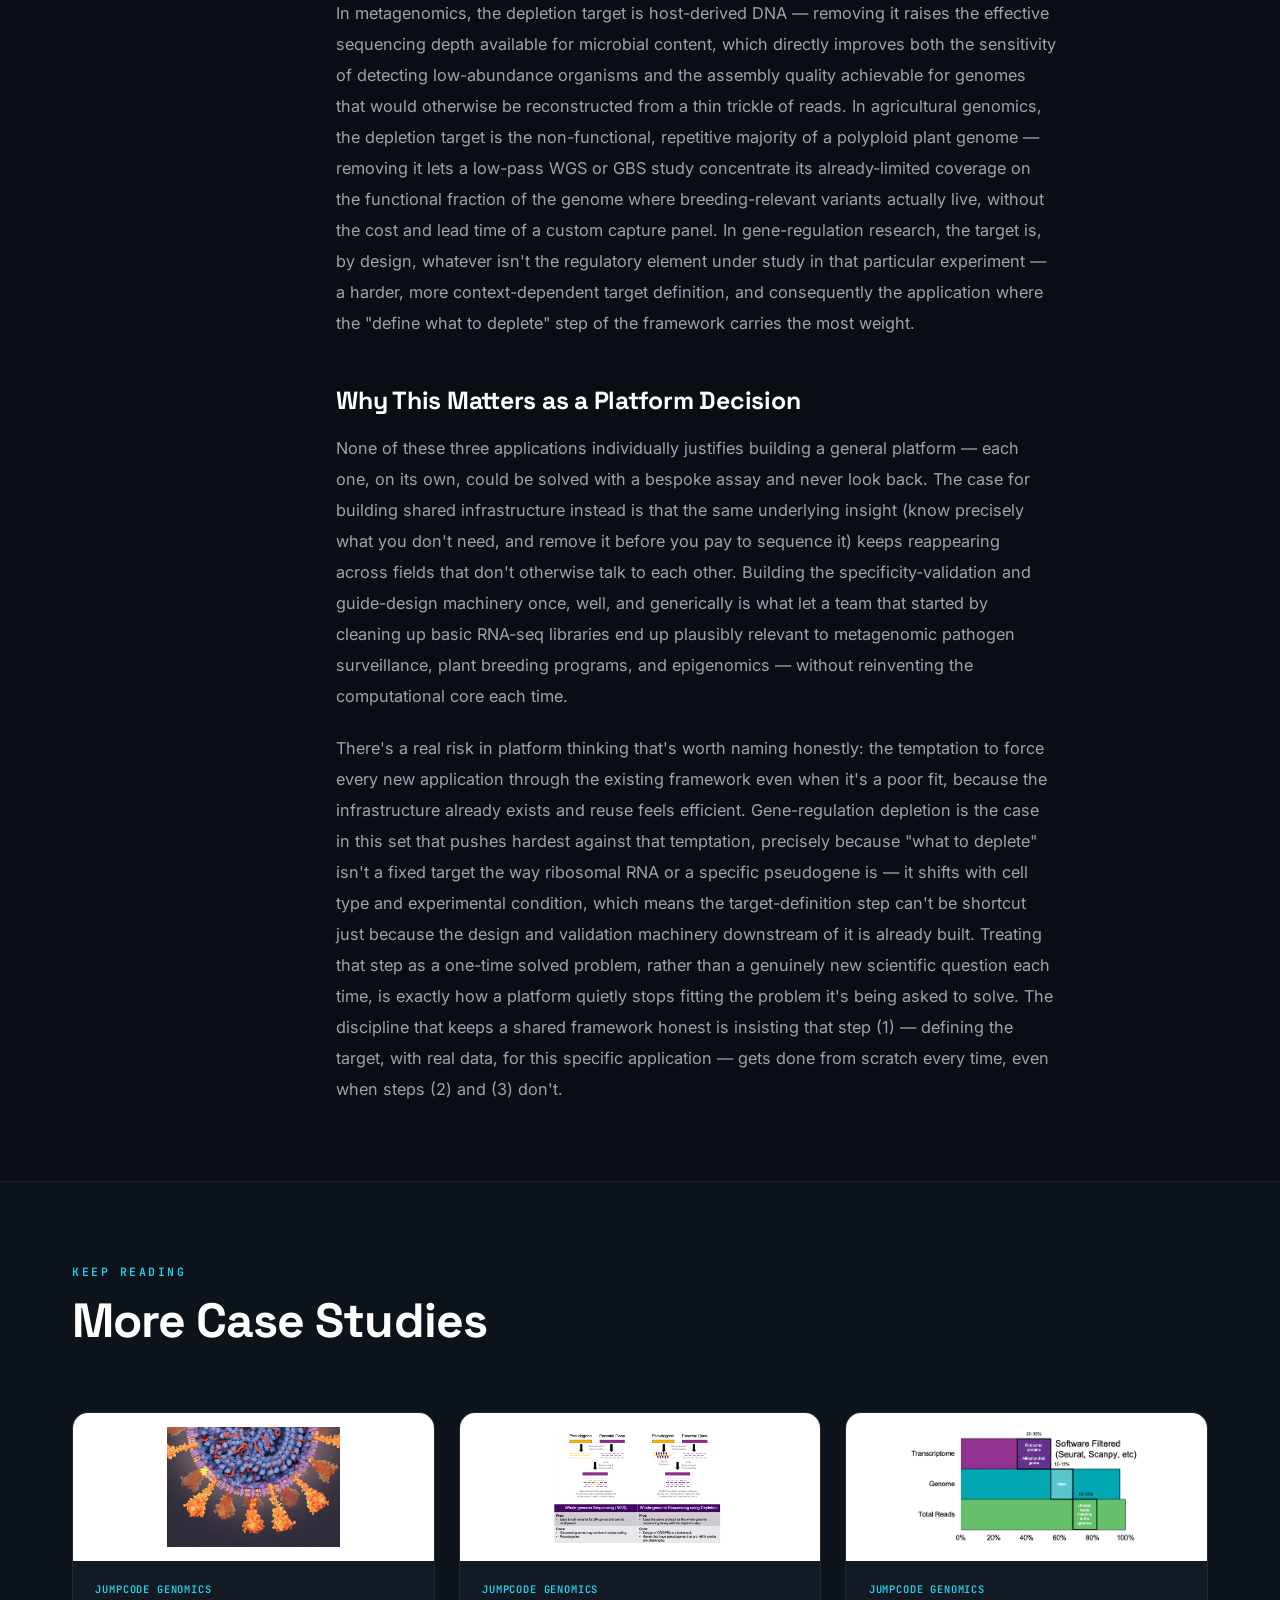
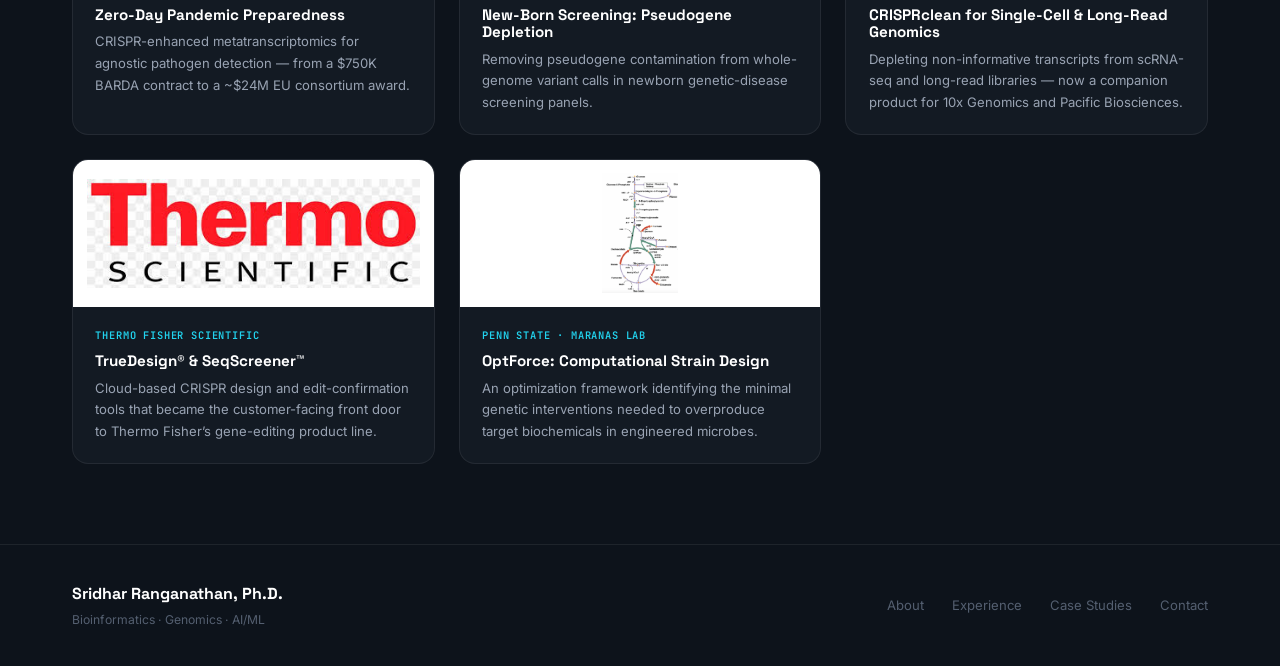
<file: case-studies/crispr-depletion-platform.html>
<!DOCTYPE html>
<html lang="en">
<head>
  <meta charset="UTF-8" />
  <meta name="viewport" content="width=device-width, initial-scale=1.0" />
  <meta name="description" content="A general-purpose CRISPR depletion platform for solving whole-genome sequencing's wasted-coverage problem across metagenomics, agri-genomics, and gene regulation." />
  <title>CRISPR-Based Depletion Platform | Sridhar Ranganathan</title>
  <link rel="preconnect" href="https://fonts.googleapis.com" />
  <link rel="preconnect" href="https://fonts.gstatic.com" crossorigin />
  <link href="https://fonts.googleapis.com/css2?family=Inter:wght@300;400;500;600;700&family=Space+Grotesk:wght@400;500;600;700;800&family=JetBrains+Mono:wght@400;500;600&display=swap" rel="stylesheet" />
  <link rel="stylesheet" href="../styles.css">
</head>
<body>

  <!-- ═══════════════════════ NAVIGATION ═══════════════════════ -->
  <nav class="nav" id="nav">
    <div class="nav__inner">
      <a class="nav__logo" href="../index.html">SR</a>
      <ul class="nav__links" id="navLinks">
        <li><a href="../index.html#about">About</a></li>
        <li><a href="../index.html#highlights">Highlights</a></li>
        <li><a href="../index.html#experience">Experience</a></li>
        <li><a href="index.html" class="active">Featured Work</a></li>
        <li><a href="../index.html#skills">Skills</a></li>
        <li><a href="../publications/index.html">Publications</a></li>
        <li><a href="../index.html#blog">Blog</a></li>
        <li><a href="../index.html#contact">Contact</a></li>
      </ul>
      <button class="nav__toggle" id="navToggle" aria-label="Toggle menu">
        <span></span><span></span><span></span>
      </button>
    </div>
  </nav>

  <!-- ═══════════════════════ ARTICLE HEADER ═══════════════════════ -->
  <header class="article__header">
    <div class="container">
      <a href="index.html" class="article__back reveal">&larr; Back to Case Studies</a>
      <div class="reveal">
        <div class="article__meta">
          <span class="tag tag--accent">Jumpcode Genomics</span>
          <span class="article__date">Platform Architecture</span>
          <span class="article__read-time">7 min read</span>
        </div>
        <h1 class="article__title">CRISPR-Based Depletion Platform</h1>
        <p class="article__subtitle">Whole-genome sequencing has a wasted-coverage problem that shows up, in slightly different clothes, in metagenomics, agricultural genomics, and gene-regulation research. One depletion framework, retargeted, addresses all three.</p>
        <div class="article__stats">
          <span class="project-card__stat">Metagenomics</span>
          <span class="project-card__stat">Agri-genomics</span>
          <span class="project-card__stat">Gene regulation</span>
        </div>
      </div>
    </div>
  </header>

  <div class="article__body">
    <div class="container">

      <figure class="article__hero-image reveal">
        <img class="article__hero-img" src="../assets/images/crispr-depletion.png" alt="Diagram of a general-purpose CRISPR depletion platform" />
      </figure>

      <div class="article__layout">
        <aside class="article__toc reveal">
          <div class="article__toc-label">On This Page</div>
          <ol>
            <li><a href="#problem">The Same Problem, Wearing Three Different Costumes</a></li>
            <li><a href="#approach">The Scientific Approach: One Framework, Three Targets</a></li>
            <li><a href="#pipeline">Building a Platform, Not a One-Off Assay</a></li>
            <li><a href="#applications">Three Applications, One Design Loop</a></li>
            <li><a href="#impact">Why This Matters as a Platform Decision</a></li>
          </ol>
        </aside>

        <div class="article__content">

          <h2 id="problem">The Same Problem, Wearing Three Different Costumes</h2>
          <p>Whole-genome sequencing's defining strength &mdash; it captures everything, indiscriminately &mdash; is also its most persistent inefficiency. Most research questions don't actually need "everything." They need a specific fraction of the genome, and WGS spends the same sequencing budget on the 95% you don't care about as it does on the 5% you do. By the time I'd worked through the pandemic-preparedness, newborn-screening, and single-cell projects described elsewhere on this site, a pattern was hard to ignore: three superficially unrelated fields were all hitting a version of the exact same wall.</p>

          <p>In metagenomics, host DNA dominates a clinical or environmental sample and dilutes the microbial signal researchers actually want &mdash; a problem for detecting antibiotic-resistance genes or assembling low-abundance or novel pathogens, where the organism of interest might be a rounding error against a backdrop of human or environmental DNA. In agricultural genomics, plant breeders doing low-pass WGS or genotyping-by-sequencing typically work at under 3&times; coverage, on genomes that are frequently polyploid, large, and only 5% functional &mdash; with repetitive elements consuming 45&ndash;70% of the genome and crowding out the reads that would actually resolve a variant of interest. Whole-exome sequencing is a partial answer, but it requires designing and synthesizing capture probes, with the cost and lead time that implies. In gene-regulation research, only 10&ndash;20% of the genome is regulatory at all, and which 10&ndash;20% is highly cell-type- and condition-dependent &mdash; which makes a fixed, probe-based capture panel a poor fit, since the "interesting" region of the genome keeps moving depending on what experiment you're running.</p>

          <p>Three fields, three vocabularies, one shared shape: a small, valuable fraction of the genome buried under a large, well-characterized, unwanted majority.</p>

          <h2 id="approach">The Scientific Approach: One Framework, Three Targets</h2>
          <p>The response to a pattern like that shouldn't be three separate one-off assays. It should be a platform: a depletion framework where the underlying molecular biology and computational design process stay fixed, and only the target definition changes. Practically, that means: (1) characterize, for a given application, what fraction of sequencing output a defined set of molecules is consuming and confirm that removing them doesn't touch the signal of interest; (2) design CRISPR-gRNAs against that defined set with the same specificity-scoring rigor regardless of whether the "unwanted majority" is human ribosomal RNA, host genomic DNA in a metagenomic sample, or non-functional repetitive elements in a plant genome; and (3) validate with the analysis pipeline the end user will actually run, not a generic proxy metric.</p>

          <p>What makes this a platform decision rather than a research curiosity is that step (2) &mdash; guide design and specificity validation &mdash; is largely application-agnostic. The computational infrastructure for scoring on-target efficiency and off-target risk, filtering candidate guides, and simulating expected depletion yield doesn't fundamentally change between "deplete ribosomal RNA from a nasal swab" and "deplete repetitive elements from a sorghum genome." What changes is the target list you feed it and the downstream pipeline you validate against.</p>

          <h2 id="pipeline">Building a Platform, Not a One-Off Assay</h2>
          <p>Treating this as shared infrastructure rather than bespoke chemistry changes how you build it:</p>

          <ul>
            <li><strong>A reusable target-definition step.</strong> For each new application, the first deliverable isn't a guide RNA &mdash; it's a defensible, data-driven definition of exactly what should be depleted (which host sequences, which repeat classes, which regulatory-irrelevant regions) and a quantified estimate of how much sequencing capacity depleting it would free up. That estimate is what turns a scientific idea into something worth building a product around.</li>
            <li><strong>A shared specificity-validation harness.</strong> Rather than re-deriving off-target scoring logic for every new application, the goal was a consistent computational process for confirming a candidate guide panel wouldn't collaterally deplete the signal of interest &mdash; whether "signal of interest" meant a microbial genome, a functional plant gene, or an active regulatory element.</li>
            <li><strong>Application-specific downstream validation, every time.</strong> The one step that can't be generalized away is proving the depletion actually improves the thing a researcher in that specific field cares about &mdash; assembly quality for a novel pathogen, variant-calling accuracy for a breeding program, peak-calling sensitivity for a regulatory-element study. A platform gives you a faster path to that validation step; it doesn't substitute for doing it.</li>
          </ul>

          <h2 id="applications">Three Applications, One Design Loop</h2>
          <p>In metagenomics, the depletion target is host-derived DNA &mdash; removing it raises the effective sequencing depth available for microbial content, which directly improves both the sensitivity of detecting low-abundance organisms and the assembly quality achievable for genomes that would otherwise be reconstructed from a thin trickle of reads. In agricultural genomics, the depletion target is the non-functional, repetitive majority of a polyploid plant genome &mdash; removing it lets a low-pass WGS or GBS study concentrate its already-limited coverage on the functional fraction of the genome where breeding-relevant variants actually live, without the cost and lead time of a custom capture panel. In gene-regulation research, the target is, by design, whatever isn't the regulatory element under study in that particular experiment &mdash; a harder, more context-dependent target definition, and consequently the application where the "define what to deplete" step of the framework carries the most weight.</p>

          <h2 id="impact">Why This Matters as a Platform Decision</h2>
          <p>None of these three applications individually justifies building a general platform &mdash; each one, on its own, could be solved with a bespoke assay and never look back. The case for building shared infrastructure instead is that the same underlying insight (know precisely what you don't need, and remove it before you pay to sequence it) keeps reappearing across fields that don't otherwise talk to each other. Building the specificity-validation and guide-design machinery once, well, and generically is what let a team that started by cleaning up basic RNA-seq libraries end up plausibly relevant to metagenomic pathogen surveillance, plant breeding programs, and epigenomics &mdash; without reinventing the computational core each time.</p>

          <p>There's a real risk in platform thinking that's worth naming honestly: the temptation to force every new application through the existing framework even when it's a poor fit, because the infrastructure already exists and reuse feels efficient. Gene-regulation depletion is the case in this set that pushes hardest against that temptation, precisely because "what to deplete" isn't a fixed target the way ribosomal RNA or a specific pseudogene is &mdash; it shifts with cell type and experimental condition, which means the target-definition step can't be shortcut just because the design and validation machinery downstream of it is already built. Treating that step as a one-time solved problem, rather than a genuinely new scientific question each time, is exactly how a platform quietly stops fitting the problem it's being asked to solve. The discipline that keeps a shared framework honest is insisting that step (1) &mdash; defining the target, with real data, for this specific application &mdash; gets done from scratch every time, even when steps (2) and (3) don't.</p>

        </div>
      </div>

    </div>
  </div>

  <!-- ═══════════════════════ MORE CASE STUDIES ═══════════════════════ -->
  <section class="article__more">
    <div class="container">
      <div class="section__header reveal">
        <div class="section__label">Keep Reading</div>
        <h2 class="section__title">More Case Studies</h2>
      </div>
      <div class="more-case__grid" id="moreCaseStudies" data-current-slug="crispr-depletion-platform"></div>
    </div>
  </section>

  <!-- ═══════════════════════ FOOTER ═══════════════════════ -->
  <footer class="footer">
    <div class="container footer__inner">
      <div class="footer__left">
        <span class="footer__name">Sridhar Ranganathan, Ph.D.</span>
        <span class="footer__tagline">Bioinformatics &middot; Genomics &middot; AI/ML</span>
      </div>
      <div class="footer__links">
        <a href="../index.html#about">About</a>
        <a href="../index.html#experience">Experience</a>
        <a href="index.html">Case Studies</a>
        <a href="../index.html#contact">Contact</a>
      </div>
    </div>
  </footer>

  <script src="../case-studies-data.js"></script>
  <script src="../main.js"></script>
</body>
</html>
</file>
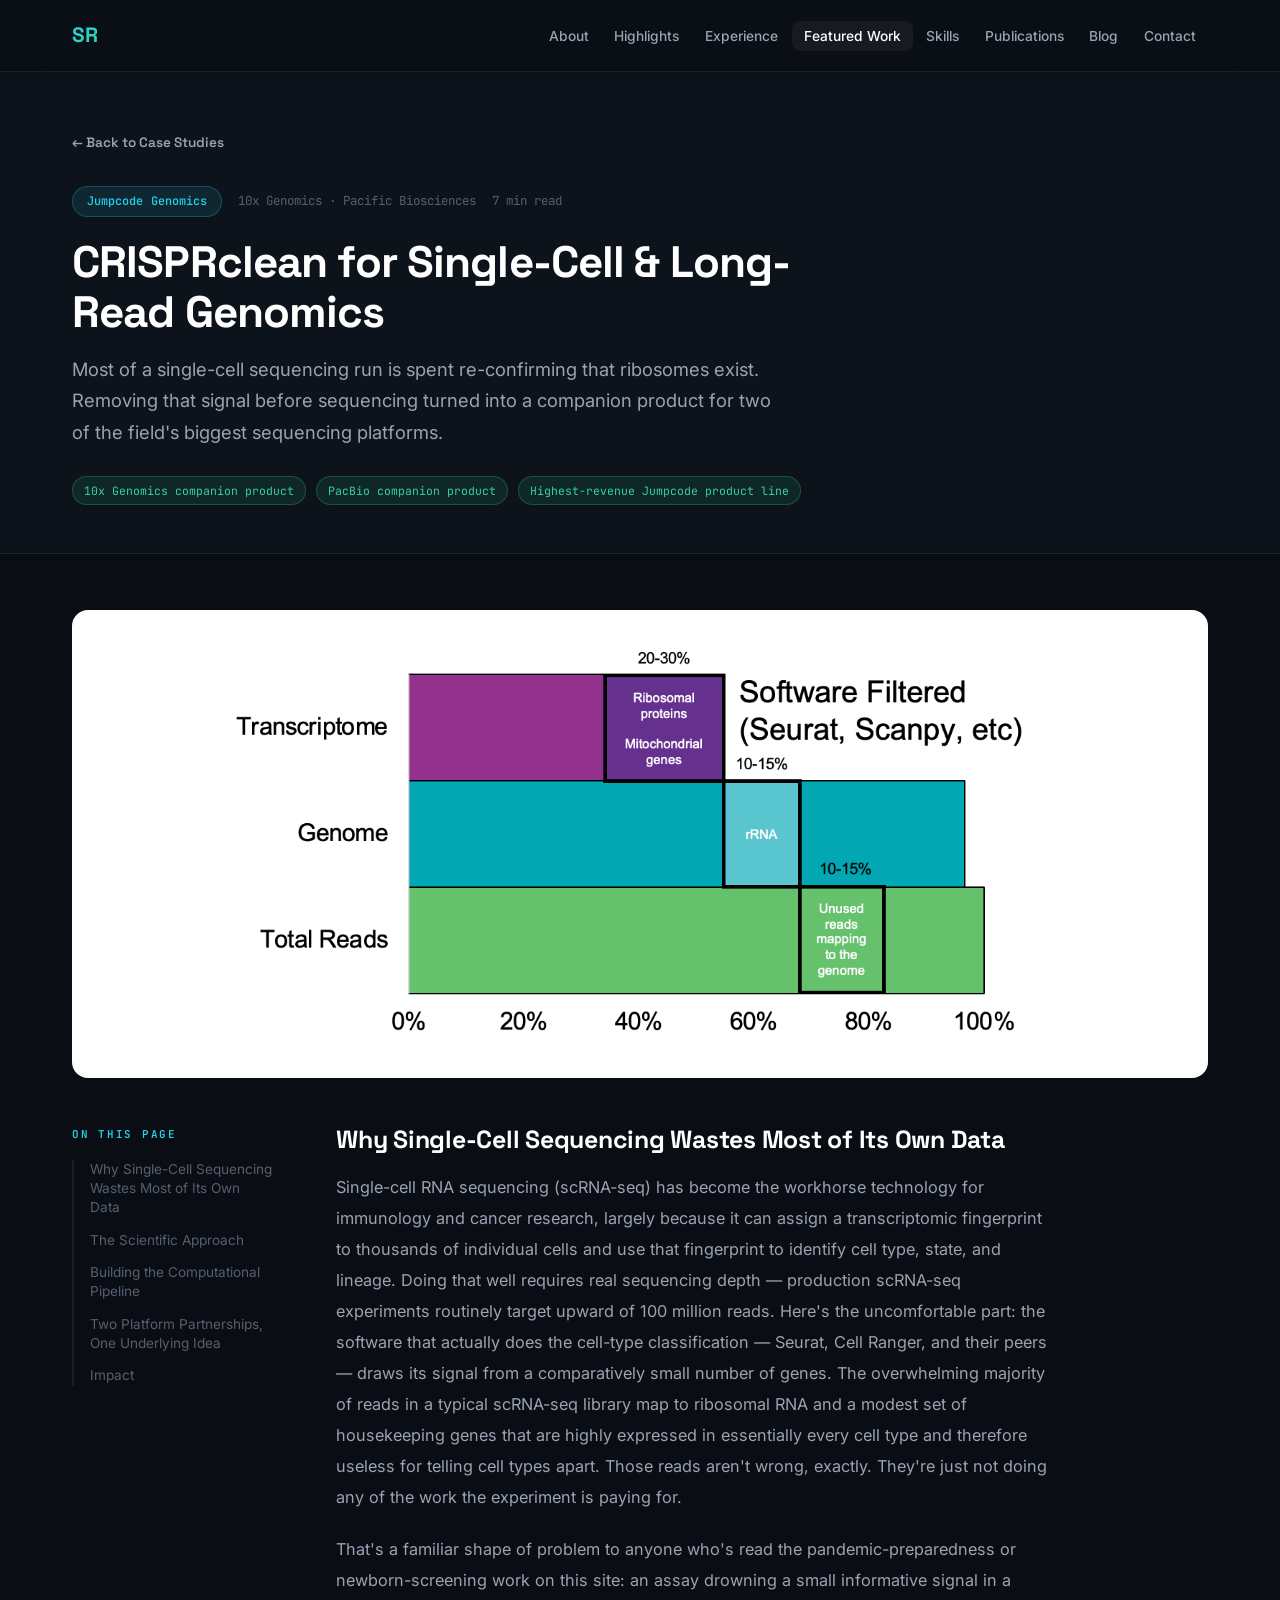
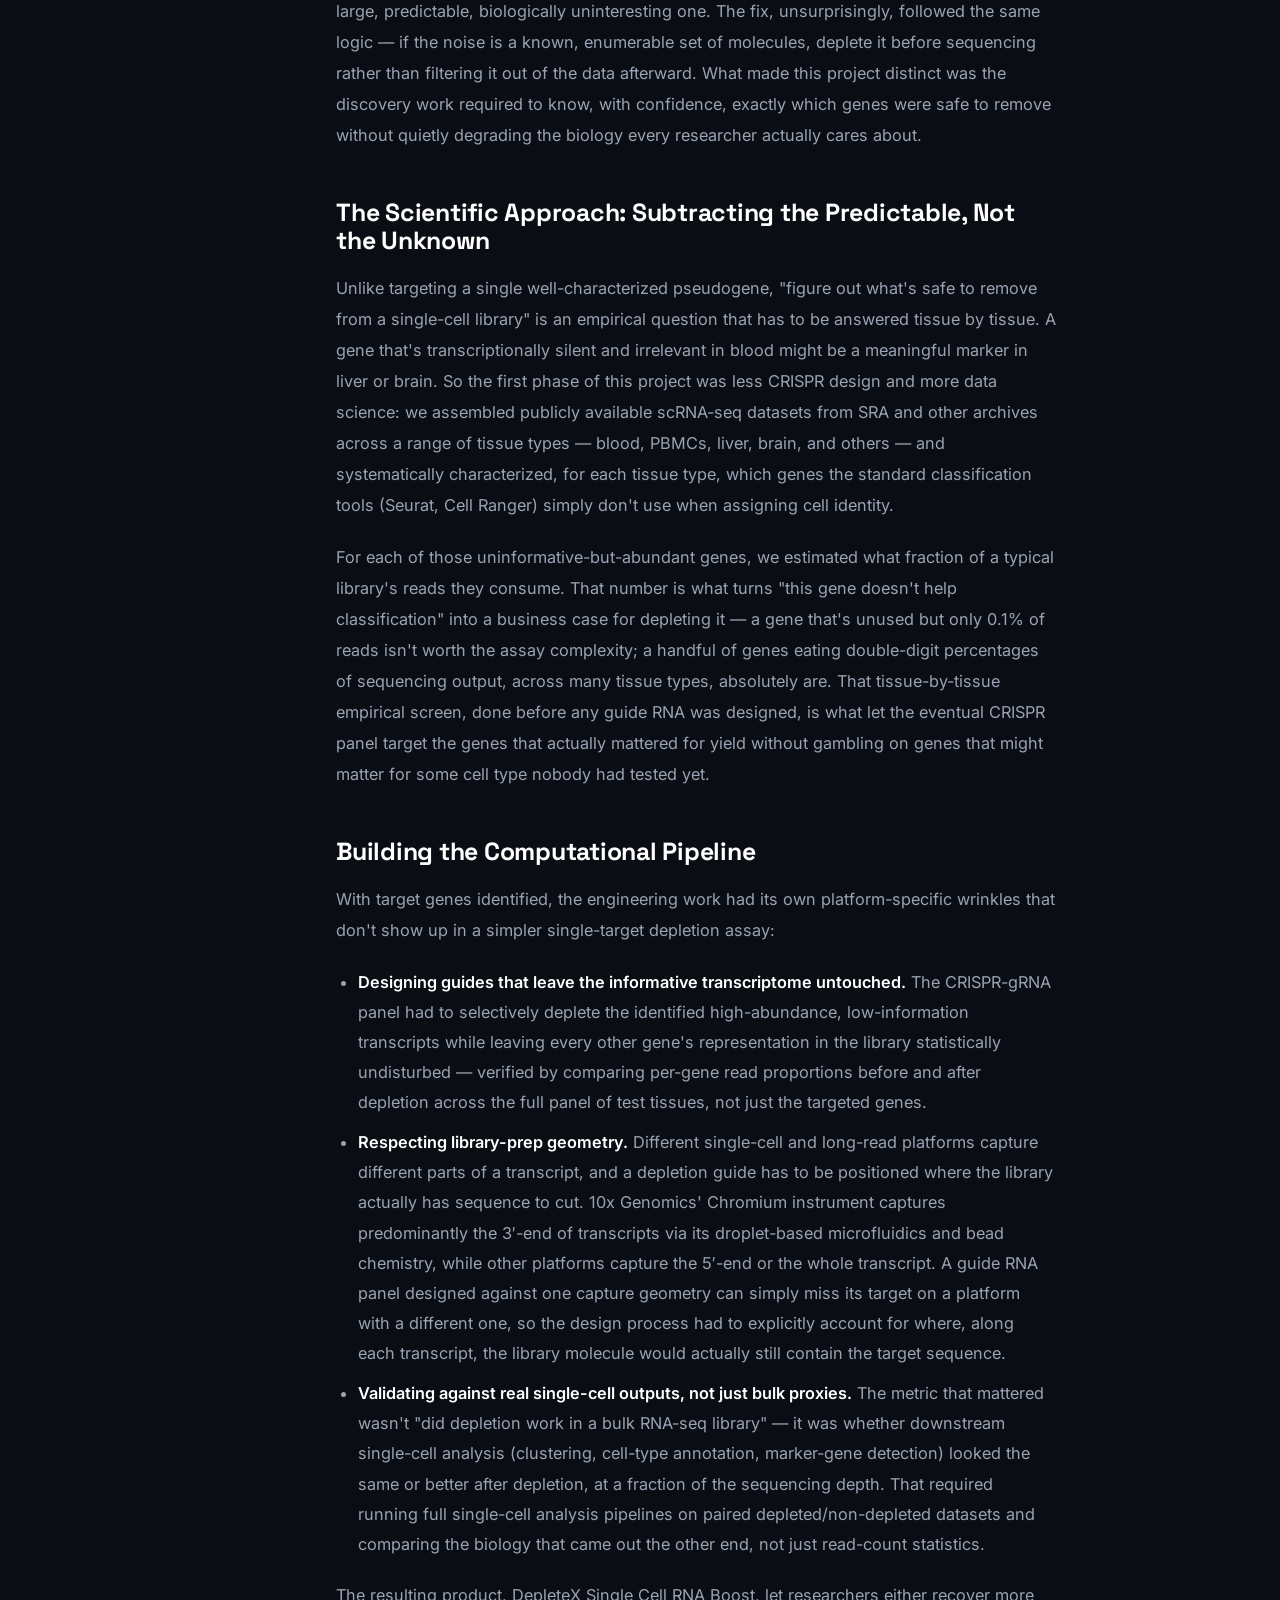
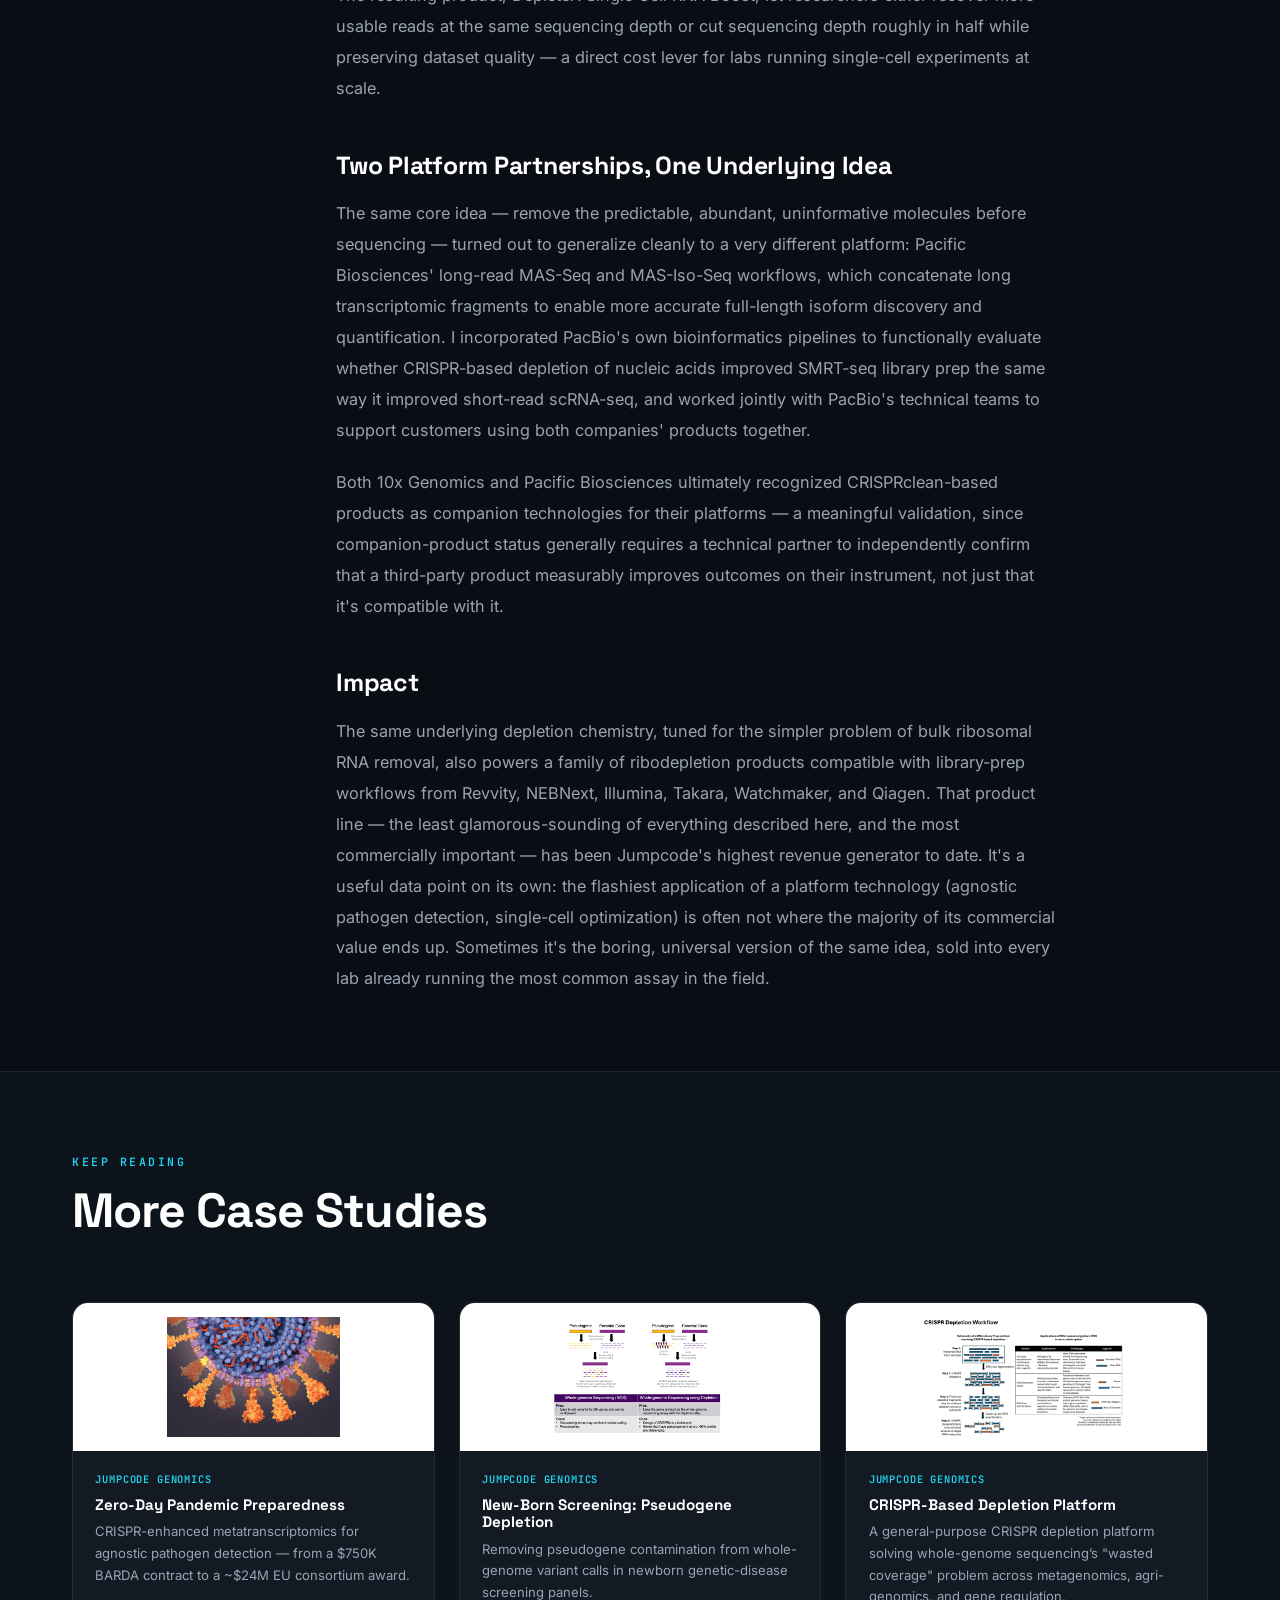
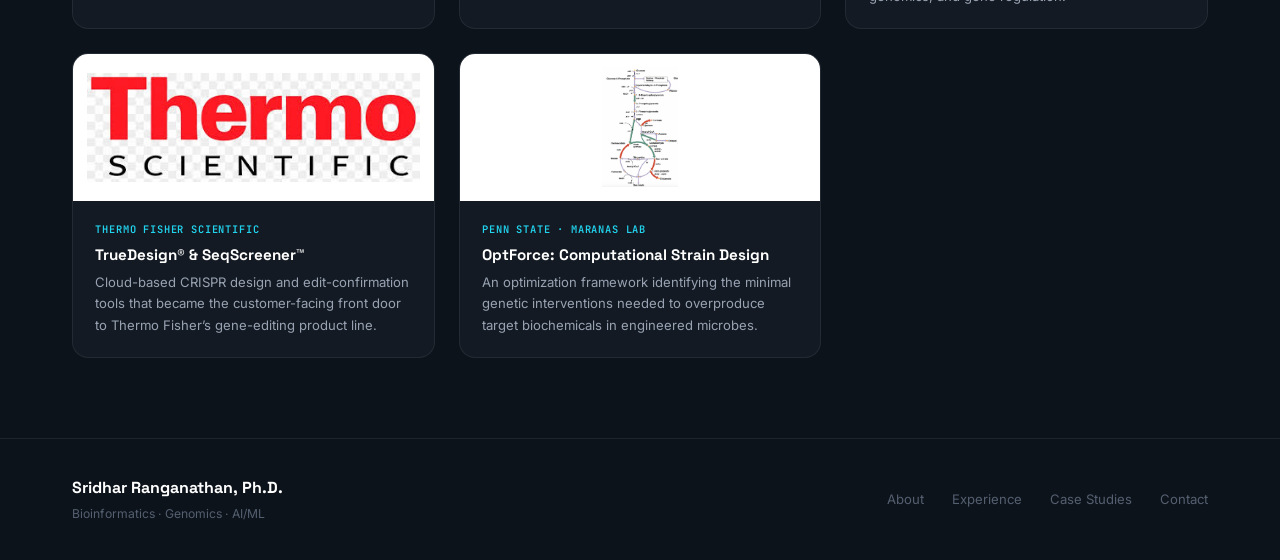
<file: case-studies/crisprclean-single-cell-genomics.html>
<!DOCTYPE html>
<html lang="en">
<head>
  <meta charset="UTF-8" />
  <meta name="viewport" content="width=device-width, initial-scale=1.0" />
  <meta name="description" content="How CRISPR-based depletion of uninformative transcripts became a companion product for 10x Genomics and Pacific Biosciences single-cell and long-read workflows." />
  <title>CRISPRclean for Single-Cell &amp; Long-Read Genomics | Sridhar Ranganathan</title>
  <link rel="preconnect" href="https://fonts.googleapis.com" />
  <link rel="preconnect" href="https://fonts.gstatic.com" crossorigin />
  <link href="https://fonts.googleapis.com/css2?family=Inter:wght@300;400;500;600;700&family=Space+Grotesk:wght@400;500;600;700;800&family=JetBrains+Mono:wght@400;500;600&display=swap" rel="stylesheet" />
  <link rel="stylesheet" href="../styles.css">
</head>
<body>

  <!-- ═══════════════════════ NAVIGATION ═══════════════════════ -->
  <nav class="nav" id="nav">
    <div class="nav__inner">
      <a class="nav__logo" href="../index.html">SR</a>
      <ul class="nav__links" id="navLinks">
        <li><a href="../index.html#about">About</a></li>
        <li><a href="../index.html#highlights">Highlights</a></li>
        <li><a href="../index.html#experience">Experience</a></li>
        <li><a href="index.html" class="active">Featured Work</a></li>
        <li><a href="../index.html#skills">Skills</a></li>
        <li><a href="../publications/index.html">Publications</a></li>
        <li><a href="../index.html#blog">Blog</a></li>
        <li><a href="../index.html#contact">Contact</a></li>
      </ul>
      <button class="nav__toggle" id="navToggle" aria-label="Toggle menu">
        <span></span><span></span><span></span>
      </button>
    </div>
  </nav>

  <!-- ═══════════════════════ ARTICLE HEADER ═══════════════════════ -->
  <header class="article__header">
    <div class="container">
      <a href="index.html" class="article__back reveal">&larr; Back to Case Studies</a>
      <div class="reveal">
        <div class="article__meta">
          <span class="tag tag--accent">Jumpcode Genomics</span>
          <span class="article__date">10x Genomics &middot; Pacific Biosciences</span>
          <span class="article__read-time">7 min read</span>
        </div>
        <h1 class="article__title">CRISPRclean for Single-Cell &amp; Long-Read Genomics</h1>
        <p class="article__subtitle">Most of a single-cell sequencing run is spent re-confirming that ribosomes exist. Removing that signal before sequencing turned into a companion product for two of the field's biggest sequencing platforms.</p>
        <div class="article__stats">
          <span class="project-card__stat">10x Genomics companion product</span>
          <span class="project-card__stat">PacBio companion product</span>
          <span class="project-card__stat">Highest-revenue Jumpcode product line</span>
        </div>
      </div>
    </div>
  </header>

  <div class="article__body">
    <div class="container">

      <figure class="article__hero-image reveal">
        <img class="article__hero-img" src="../assets/images/scrna-seq-1.png" alt="Diagram of single-cell RNA sequencing depletion workflow" />
      </figure>

      <div class="article__layout">
        <aside class="article__toc reveal">
          <div class="article__toc-label">On This Page</div>
          <ol>
            <li><a href="#waste">Why Single-Cell Sequencing Wastes Most of Its Own Data</a></li>
            <li><a href="#approach">The Scientific Approach</a></li>
            <li><a href="#pipeline">Building the Computational Pipeline</a></li>
            <li><a href="#partnerships">Two Platform Partnerships, One Underlying Idea</a></li>
            <li><a href="#impact">Impact</a></li>
          </ol>
        </aside>

        <div class="article__content">

          <h2 id="waste">Why Single-Cell Sequencing Wastes Most of Its Own Data</h2>
          <p>Single-cell RNA sequencing (scRNA-seq) has become the workhorse technology for immunology and cancer research, largely because it can assign a transcriptomic fingerprint to thousands of individual cells and use that fingerprint to identify cell type, state, and lineage. Doing that well requires real sequencing depth &mdash; production scRNA-seq experiments routinely target upward of 100 million reads. Here's the uncomfortable part: the software that actually does the cell-type classification &mdash; Seurat, Cell Ranger, and their peers &mdash; draws its signal from a comparatively small number of genes. The overwhelming majority of reads in a typical scRNA-seq library map to ribosomal RNA and a modest set of housekeeping genes that are highly expressed in essentially every cell type and therefore useless for telling cell types apart. Those reads aren't wrong, exactly. They're just not doing any of the work the experiment is paying for.</p>

          <p>That's a familiar shape of problem to anyone who's read the pandemic-preparedness or newborn-screening work on this site: an assay drowning a small informative signal in a large, predictable, biologically uninteresting one. The fix, unsurprisingly, followed the same logic &mdash; if the noise is a known, enumerable set of molecules, deplete it before sequencing rather than filtering it out of the data afterward. What made this project distinct was the discovery work required to know, with confidence, exactly which genes were safe to remove without quietly degrading the biology every researcher actually cares about.</p>

          <h2 id="approach">The Scientific Approach: Subtracting the Predictable, Not the Unknown</h2>
          <p>Unlike targeting a single well-characterized pseudogene, "figure out what's safe to remove from a single-cell library" is an empirical question that has to be answered tissue by tissue. A gene that's transcriptionally silent and irrelevant in blood might be a meaningful marker in liver or brain. So the first phase of this project was less CRISPR design and more data science: we assembled publicly available scRNA-seq datasets from SRA and other archives across a range of tissue types &mdash; blood, PBMCs, liver, brain, and others &mdash; and systematically characterized, for each tissue type, which genes the standard classification tools (Seurat, Cell Ranger) simply don't use when assigning cell identity.</p>

          <p>For each of those uninformative-but-abundant genes, we estimated what fraction of a typical library's reads they consume. That number is what turns "this gene doesn't help classification" into a business case for depleting it &mdash; a gene that's unused but only 0.1% of reads isn't worth the assay complexity; a handful of genes eating double-digit percentages of sequencing output, across many tissue types, absolutely are. That tissue-by-tissue empirical screen, done before any guide RNA was designed, is what let the eventual CRISPR panel target the genes that actually mattered for yield without gambling on genes that might matter for some cell type nobody had tested yet.</p>

          <h2 id="pipeline">Building the Computational Pipeline</h2>
          <p>With target genes identified, the engineering work had its own platform-specific wrinkles that don't show up in a simpler single-target depletion assay:</p>

          <ul>
            <li><strong>Designing guides that leave the informative transcriptome untouched.</strong> The CRISPR-gRNA panel had to selectively deplete the identified high-abundance, low-information transcripts while leaving every other gene's representation in the library statistically undisturbed &mdash; verified by comparing per-gene read proportions before and after depletion across the full panel of test tissues, not just the targeted genes.</li>
            <li><strong>Respecting library-prep geometry.</strong> Different single-cell and long-read platforms capture different parts of a transcript, and a depletion guide has to be positioned where the library actually has sequence to cut. 10x Genomics' Chromium instrument captures predominantly the 3&prime;-end of transcripts via its droplet-based microfluidics and bead chemistry, while other platforms capture the 5&prime;-end or the whole transcript. A guide RNA panel designed against one capture geometry can simply miss its target on a platform with a different one, so the design process had to explicitly account for where, along each transcript, the library molecule would actually still contain the target sequence.</li>
            <li><strong>Validating against real single-cell outputs, not just bulk proxies.</strong> The metric that mattered wasn't "did depletion work in a bulk RNA-seq library" &mdash; it was whether downstream single-cell analysis (clustering, cell-type annotation, marker-gene detection) looked the same or better after depletion, at a fraction of the sequencing depth. That required running full single-cell analysis pipelines on paired depleted/non-depleted datasets and comparing the biology that came out the other end, not just read-count statistics.</li>
          </ul>

          <p>The resulting product, DepleteX Single Cell RNA Boost, let researchers either recover more usable reads at the same sequencing depth or cut sequencing depth roughly in half while preserving dataset quality &mdash; a direct cost lever for labs running single-cell experiments at scale.</p>

          <h2 id="partnerships">Two Platform Partnerships, One Underlying Idea</h2>
          <p>The same core idea &mdash; remove the predictable, abundant, uninformative molecules before sequencing &mdash; turned out to generalize cleanly to a very different platform: Pacific Biosciences' long-read MAS-Seq and MAS-Iso-Seq workflows, which concatenate long transcriptomic fragments to enable more accurate full-length isoform discovery and quantification. I incorporated PacBio's own bioinformatics pipelines to functionally evaluate whether CRISPR-based depletion of nucleic acids improved SMRT-seq library prep the same way it improved short-read scRNA-seq, and worked jointly with PacBio's technical teams to support customers using both companies' products together.</p>

          <p>Both 10x Genomics and Pacific Biosciences ultimately recognized CRISPRclean-based products as companion technologies for their platforms &mdash; a meaningful validation, since companion-product status generally requires a technical partner to independently confirm that a third-party product measurably improves outcomes on their instrument, not just that it's compatible with it.</p>

          <h2 id="impact">Impact</h2>
          <p>The same underlying depletion chemistry, tuned for the simpler problem of bulk ribosomal RNA removal, also powers a family of ribodepletion products compatible with library-prep workflows from Revvity, NEBNext, Illumina, Takara, Watchmaker, and Qiagen. That product line &mdash; the least glamorous-sounding of everything described here, and the most commercially important &mdash; has been Jumpcode's highest revenue generator to date. It's a useful data point on its own: the flashiest application of a platform technology (agnostic pathogen detection, single-cell optimization) is often not where the majority of its commercial value ends up. Sometimes it's the boring, universal version of the same idea, sold into every lab already running the most common assay in the field.</p>

        </div>
      </div>

    </div>
  </div>

  <!-- ═══════════════════════ MORE CASE STUDIES ═══════════════════════ -->
  <section class="article__more">
    <div class="container">
      <div class="section__header reveal">
        <div class="section__label">Keep Reading</div>
        <h2 class="section__title">More Case Studies</h2>
      </div>
      <div class="more-case__grid" id="moreCaseStudies" data-current-slug="crisprclean-single-cell-genomics"></div>
    </div>
  </section>

  <!-- ═══════════════════════ FOOTER ═══════════════════════ -->
  <footer class="footer">
    <div class="container footer__inner">
      <div class="footer__left">
        <span class="footer__name">Sridhar Ranganathan, Ph.D.</span>
        <span class="footer__tagline">Bioinformatics &middot; Genomics &middot; AI/ML</span>
      </div>
      <div class="footer__links">
        <a href="../index.html#about">About</a>
        <a href="../index.html#experience">Experience</a>
        <a href="index.html">Case Studies</a>
        <a href="../index.html#contact">Contact</a>
      </div>
    </div>
  </footer>

  <script src="../case-studies-data.js"></script>
  <script src="../main.js"></script>
</body>
</html>
</file>
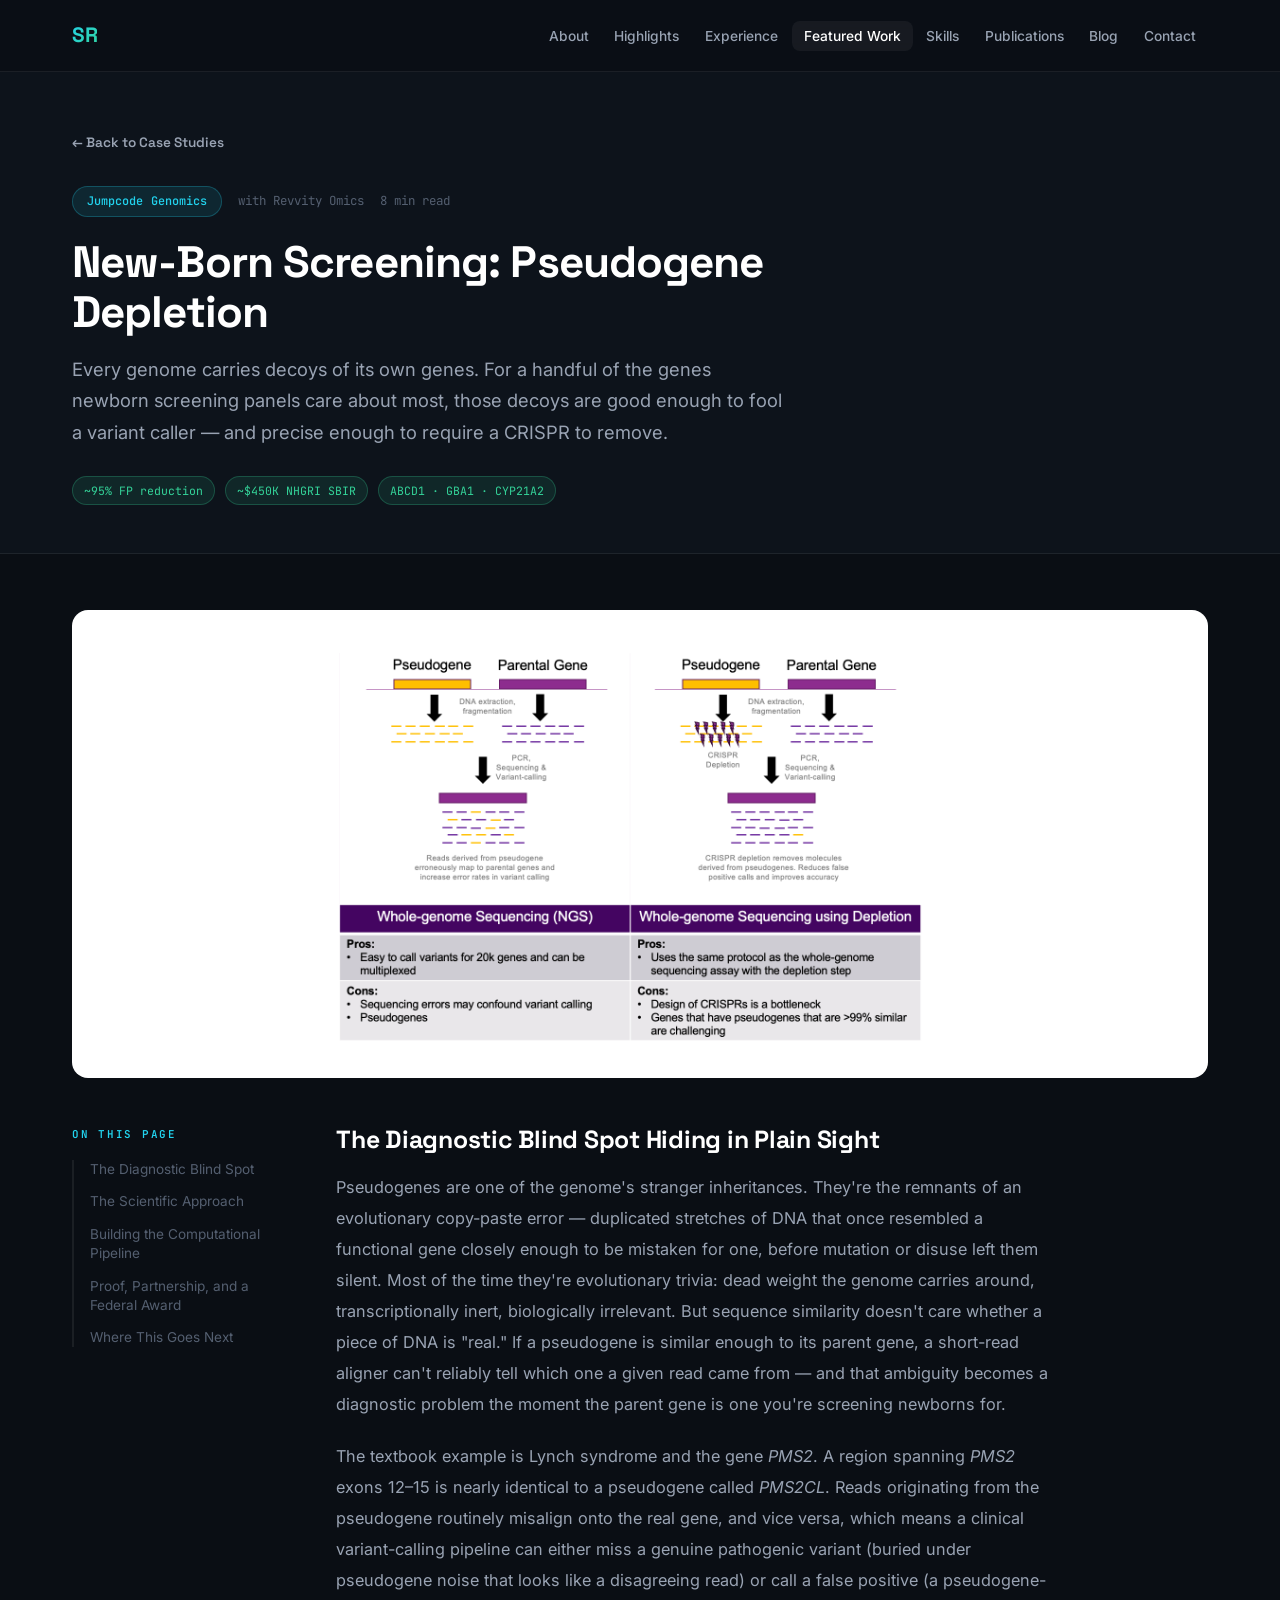
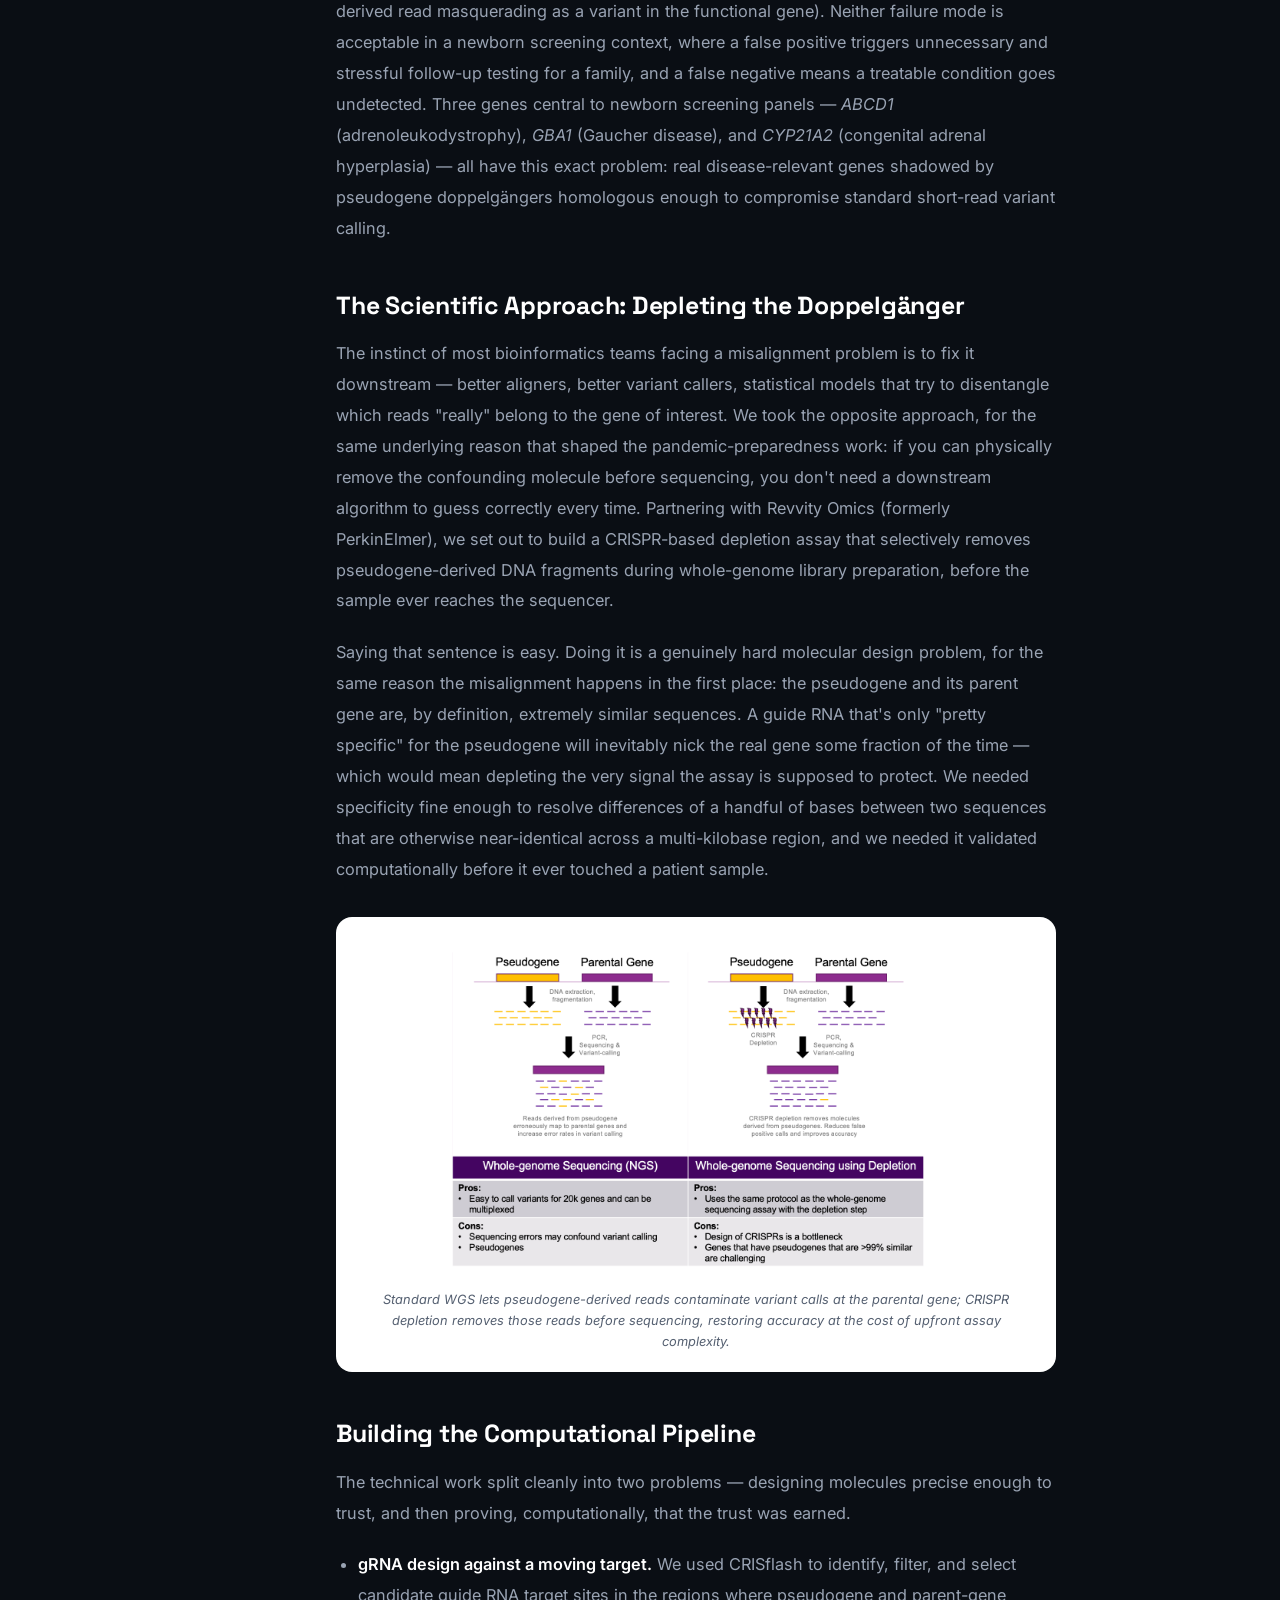
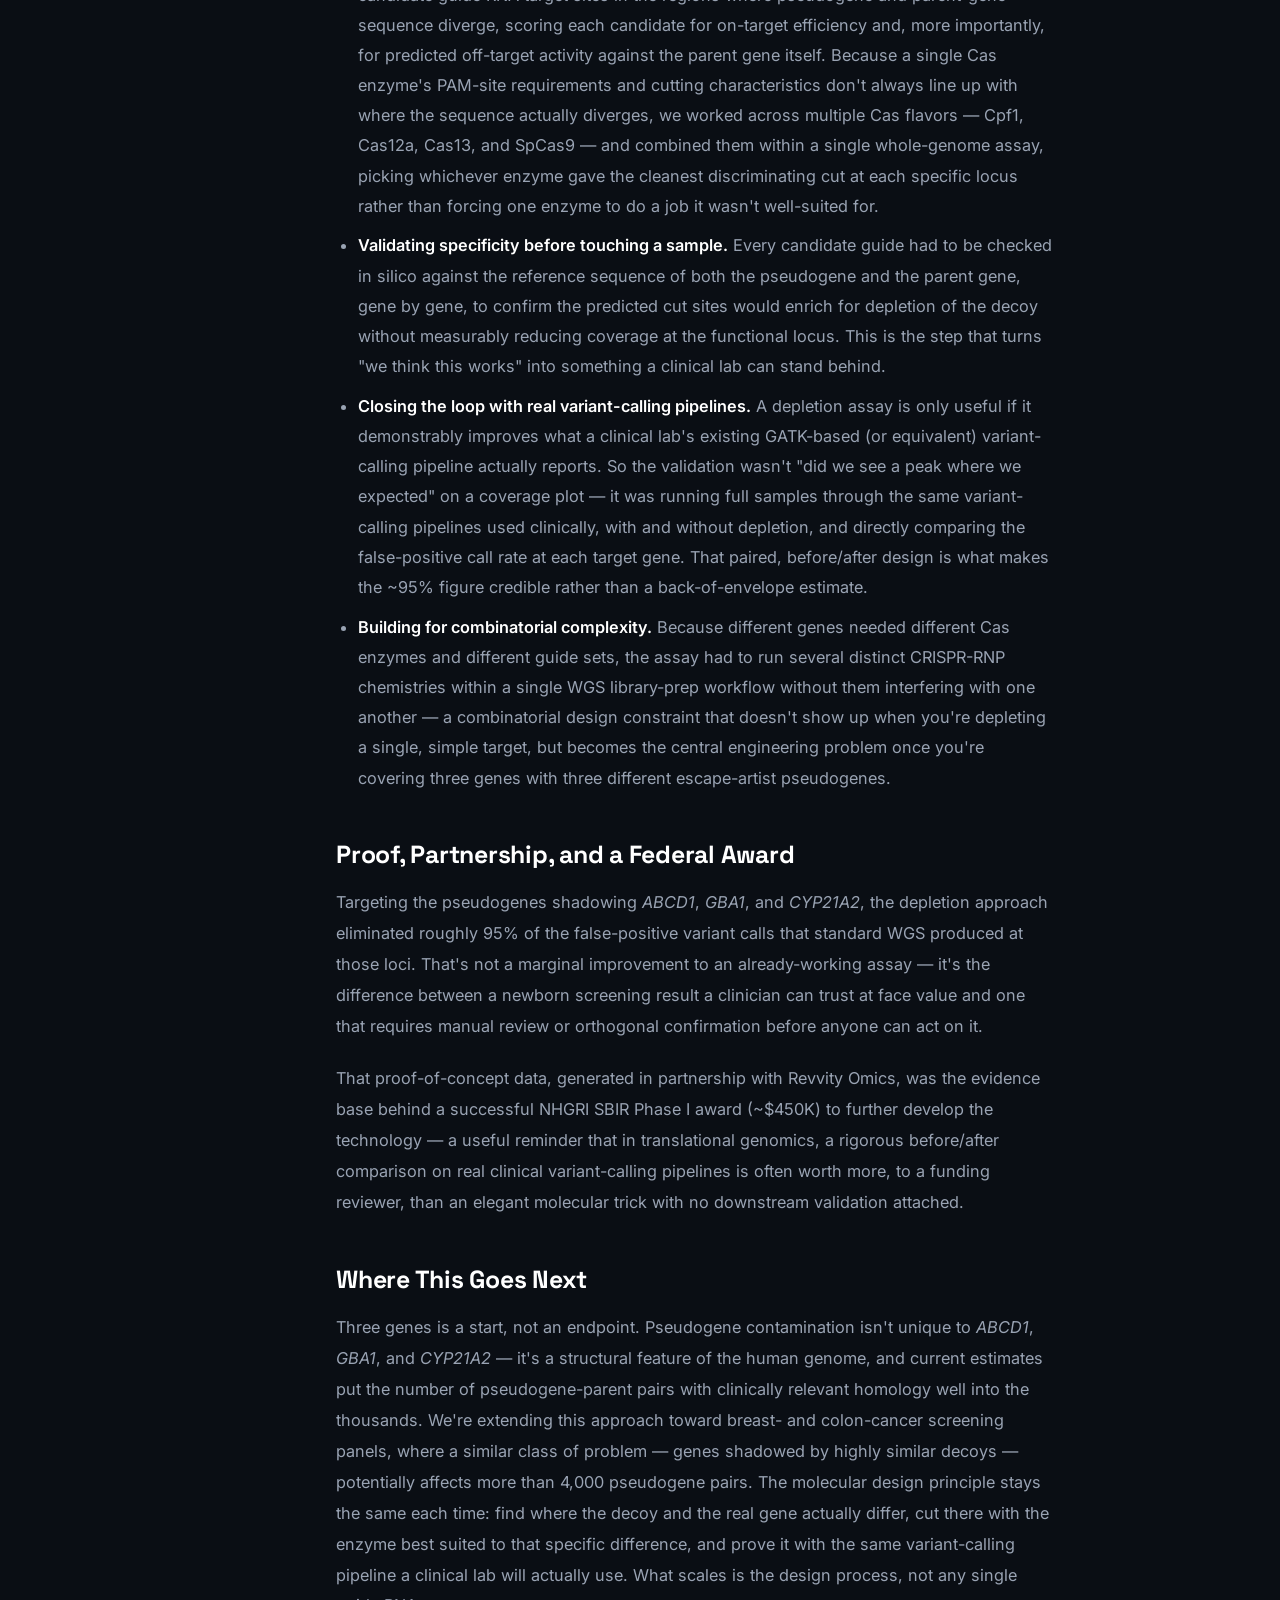
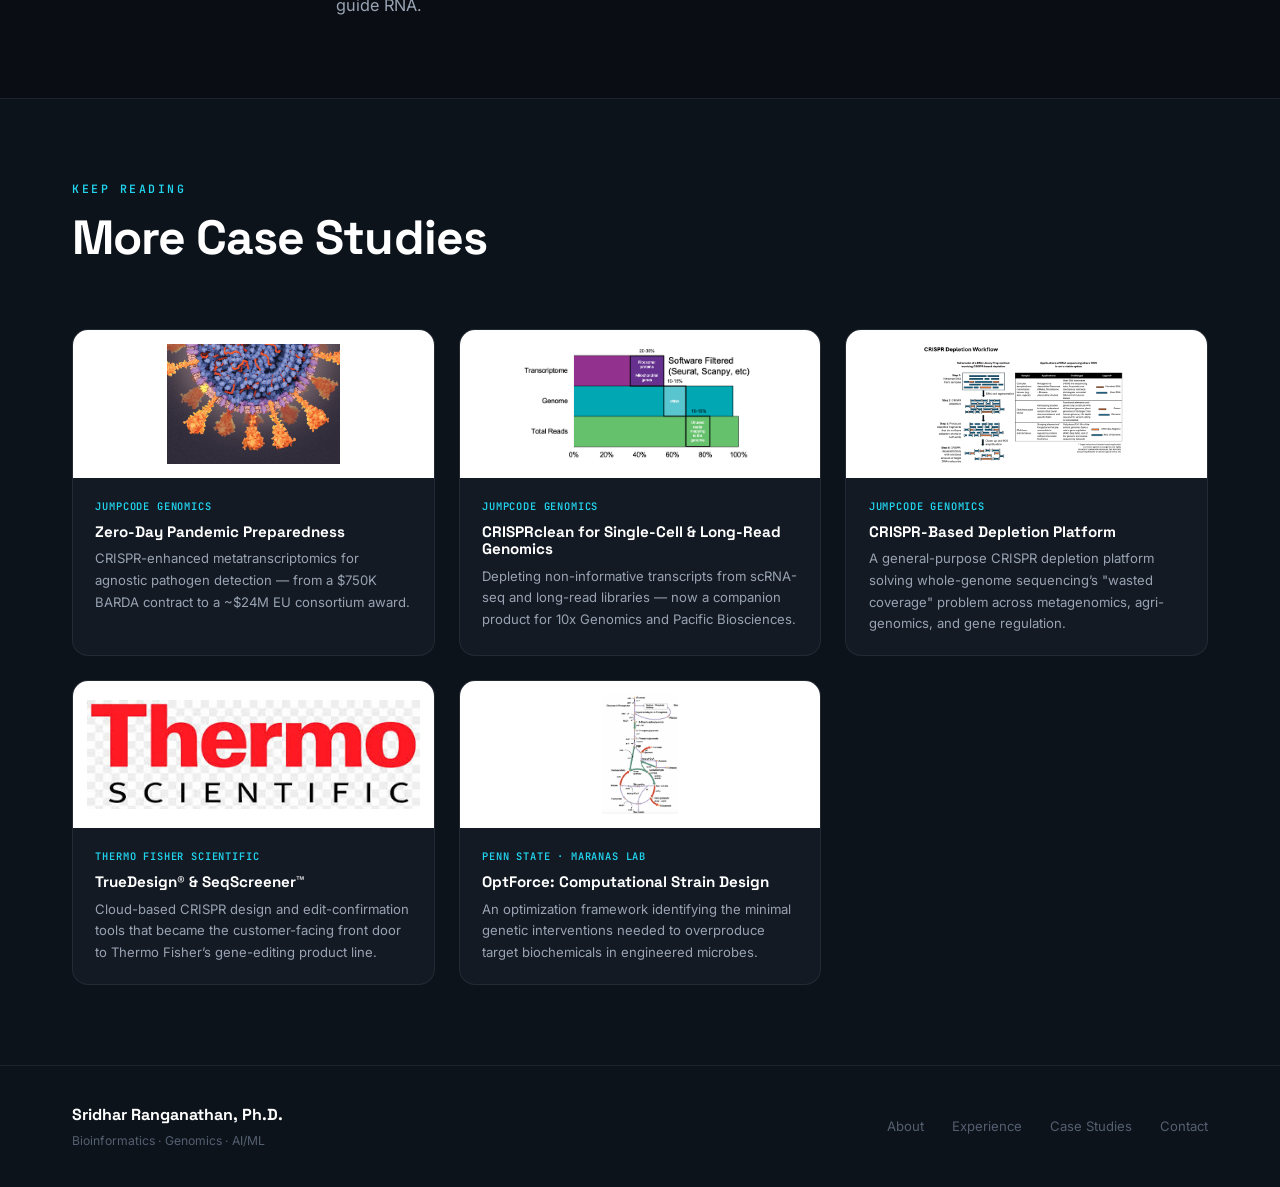
<file: case-studies/newborn-screening-pseudogene-depletion.html>
<!DOCTYPE html>
<html lang="en">
<head>
  <meta charset="UTF-8" />
  <meta name="viewport" content="width=device-width, initial-scale=1.0" />
  <meta name="description" content="How CRISPR-based depletion of pseudogene-derived molecules eliminated ~95% of false-positive variant calls in newborn genetic-disease screening panels." />
  <title>New-Born Screening: Pseudogene Depletion | Sridhar Ranganathan</title>
  <link rel="preconnect" href="https://fonts.googleapis.com" />
  <link rel="preconnect" href="https://fonts.gstatic.com" crossorigin />
  <link href="https://fonts.googleapis.com/css2?family=Inter:wght@300;400;500;600;700&family=Space+Grotesk:wght@400;500;600;700;800&family=JetBrains+Mono:wght@400;500;600&display=swap" rel="stylesheet" />
  <link rel="stylesheet" href="../styles.css">
</head>
<body>

  <!-- ═══════════════════════ NAVIGATION ═══════════════════════ -->
  <nav class="nav" id="nav">
    <div class="nav__inner">
      <a class="nav__logo" href="../index.html">SR</a>
      <ul class="nav__links" id="navLinks">
        <li><a href="../index.html#about">About</a></li>
        <li><a href="../index.html#highlights">Highlights</a></li>
        <li><a href="../index.html#experience">Experience</a></li>
        <li><a href="index.html" class="active">Featured Work</a></li>
        <li><a href="../index.html#skills">Skills</a></li>
        <li><a href="../publications/index.html">Publications</a></li>
        <li><a href="../index.html#blog">Blog</a></li>
        <li><a href="../index.html#contact">Contact</a></li>
      </ul>
      <button class="nav__toggle" id="navToggle" aria-label="Toggle menu">
        <span></span><span></span><span></span>
      </button>
    </div>
  </nav>

  <!-- ═══════════════════════ ARTICLE HEADER ═══════════════════════ -->
  <header class="article__header">
    <div class="container">
      <a href="index.html" class="article__back reveal">&larr; Back to Case Studies</a>
      <div class="reveal">
        <div class="article__meta">
          <span class="tag tag--accent">Jumpcode Genomics</span>
          <span class="article__date">with Revvity Omics</span>
          <span class="article__read-time">8 min read</span>
        </div>
        <h1 class="article__title">New-Born Screening: Pseudogene Depletion</h1>
        <p class="article__subtitle">Every genome carries decoys of its own genes. For a handful of the genes newborn screening panels care about most, those decoys are good enough to fool a variant caller &mdash; and precise enough to require a CRISPR to remove.</p>
        <div class="article__stats">
          <span class="project-card__stat">~95% FP reduction</span>
          <span class="project-card__stat">~$450K NHGRI SBIR</span>
          <span class="project-card__stat">ABCD1 &middot; GBA1 &middot; CYP21A2</span>
        </div>
      </div>
    </div>
  </header>

  <div class="article__body">
    <div class="container">

      <figure class="article__hero-image reveal">
        <img class="article__hero-img" src="../assets/images/pseudogene.png" alt="Diagram showing a pseudogene and its highly similar parental gene" />
      </figure>

      <div class="article__layout">
        <aside class="article__toc reveal">
          <div class="article__toc-label">On This Page</div>
          <ol>
            <li><a href="#problem">The Diagnostic Blind Spot</a></li>
            <li><a href="#approach">The Scientific Approach</a></li>
            <li><a href="#pipeline">Building the Computational Pipeline</a></li>
            <li><a href="#results">Proof, Partnership, and a Federal Award</a></li>
            <li><a href="#next">Where This Goes Next</a></li>
          </ol>
        </aside>

        <div class="article__content">

          <h2 id="problem">The Diagnostic Blind Spot Hiding in Plain Sight</h2>
          <p>Pseudogenes are one of the genome's stranger inheritances. They're the remnants of an evolutionary copy-paste error &mdash; duplicated stretches of DNA that once resembled a functional gene closely enough to be mistaken for one, before mutation or disuse left them silent. Most of the time they're evolutionary trivia: dead weight the genome carries around, transcriptionally inert, biologically irrelevant. But sequence similarity doesn't care whether a piece of DNA is "real." If a pseudogene is similar enough to its parent gene, a short-read aligner can't reliably tell which one a given read came from &mdash; and that ambiguity becomes a diagnostic problem the moment the parent gene is one you're screening newborns for.</p>

          <p>The textbook example is Lynch syndrome and the gene <em>PMS2</em>. A region spanning <em>PMS2</em> exons 12&ndash;15 is nearly identical to a pseudogene called <em>PMS2CL</em>. Reads originating from the pseudogene routinely misalign onto the real gene, and vice versa, which means a clinical variant-calling pipeline can either miss a genuine pathogenic variant (buried under pseudogene noise that looks like a disagreeing read) or call a false positive (a pseudogene-derived read masquerading as a variant in the functional gene). Neither failure mode is acceptable in a newborn screening context, where a false positive triggers unnecessary and stressful follow-up testing for a family, and a false negative means a treatable condition goes undetected. Three genes central to newborn screening panels &mdash; <em>ABCD1</em> (adrenoleukodystrophy), <em>GBA1</em> (Gaucher disease), and <em>CYP21A2</em> (congenital adrenal hyperplasia) &mdash; all have this exact problem: real disease-relevant genes shadowed by pseudogene doppelg&auml;ngers homologous enough to compromise standard short-read variant calling.</p>

          <h2 id="approach">The Scientific Approach: Depleting the Doppelg&auml;nger</h2>
          <p>The instinct of most bioinformatics teams facing a misalignment problem is to fix it downstream &mdash; better aligners, better variant callers, statistical models that try to disentangle which reads "really" belong to the gene of interest. We took the opposite approach, for the same underlying reason that shaped the pandemic-preparedness work: if you can physically remove the confounding molecule before sequencing, you don't need a downstream algorithm to guess correctly every time. Partnering with Revvity Omics (formerly PerkinElmer), we set out to build a CRISPR-based depletion assay that selectively removes pseudogene-derived DNA fragments during whole-genome library preparation, before the sample ever reaches the sequencer.</p>

          <p>Saying that sentence is easy. Doing it is a genuinely hard molecular design problem, for the same reason the misalignment happens in the first place: the pseudogene and its parent gene are, by definition, extremely similar sequences. A guide RNA that's only "pretty specific" for the pseudogene will inevitably nick the real gene some fraction of the time &mdash; which would mean depleting the very signal the assay is supposed to protect. We needed specificity fine enough to resolve differences of a handful of bases between two sequences that are otherwise near-identical across a multi-kilobase region, and we needed it validated computationally before it ever touched a patient sample.</p>

          <figure class="article__figure reveal">
            <img src="../assets/images/Untitled.png" alt="Comparison of standard whole-genome sequencing versus CRISPR-depletion-enhanced sequencing for pseudogene-confounded variant calling" />
            <figcaption>Standard WGS lets pseudogene-derived reads contaminate variant calls at the parental gene; CRISPR depletion removes those reads before sequencing, restoring accuracy at the cost of upfront assay complexity.</figcaption>
          </figure>

          <h2 id="pipeline">Building the Computational Pipeline</h2>
          <p>The technical work split cleanly into two problems &mdash; designing molecules precise enough to trust, and then proving, computationally, that the trust was earned.</p>

          <ul>
            <li><strong>gRNA design against a moving target.</strong> We used CRISflash to identify, filter, and select candidate guide RNA target sites in the regions where pseudogene and parent-gene sequence diverge, scoring each candidate for on-target efficiency and, more importantly, for predicted off-target activity against the parent gene itself. Because a single Cas enzyme's PAM-site requirements and cutting characteristics don't always line up with where the sequence actually diverges, we worked across multiple Cas flavors &mdash; Cpf1, Cas12a, Cas13, and SpCas9 &mdash; and combined them within a single whole-genome assay, picking whichever enzyme gave the cleanest discriminating cut at each specific locus rather than forcing one enzyme to do a job it wasn't well-suited for.</li>
            <li><strong>Validating specificity before touching a sample.</strong> Every candidate guide had to be checked in silico against the reference sequence of both the pseudogene and the parent gene, gene by gene, to confirm the predicted cut sites would enrich for depletion of the decoy without measurably reducing coverage at the functional locus. This is the step that turns "we think this works" into something a clinical lab can stand behind.</li>
            <li><strong>Closing the loop with real variant-calling pipelines.</strong> A depletion assay is only useful if it demonstrably improves what a clinical lab's existing GATK-based (or equivalent) variant-calling pipeline actually reports. So the validation wasn't "did we see a peak where we expected" on a coverage plot &mdash; it was running full samples through the same variant-calling pipelines used clinically, with and without depletion, and directly comparing the false-positive call rate at each target gene. That paired, before/after design is what makes the ~95% figure credible rather than a back-of-envelope estimate.</li>
            <li><strong>Building for combinatorial complexity.</strong> Because different genes needed different Cas enzymes and different guide sets, the assay had to run several distinct CRISPR-RNP chemistries within a single WGS library-prep workflow without them interfering with one another &mdash; a combinatorial design constraint that doesn't show up when you're depleting a single, simple target, but becomes the central engineering problem once you're covering three genes with three different escape-artist pseudogenes.</li>
          </ul>

          <h2 id="results">Proof, Partnership, and a Federal Award</h2>
          <p>Targeting the pseudogenes shadowing <em>ABCD1</em>, <em>GBA1</em>, and <em>CYP21A2</em>, the depletion approach eliminated roughly 95% of the false-positive variant calls that standard WGS produced at those loci. That's not a marginal improvement to an already-working assay &mdash; it's the difference between a newborn screening result a clinician can trust at face value and one that requires manual review or orthogonal confirmation before anyone can act on it.</p>

          <p>That proof-of-concept data, generated in partnership with Revvity Omics, was the evidence base behind a successful NHGRI SBIR Phase I award (~$450K) to further develop the technology &mdash; a useful reminder that in translational genomics, a rigorous before/after comparison on real clinical variant-calling pipelines is often worth more, to a funding reviewer, than an elegant molecular trick with no downstream validation attached.</p>

          <h2 id="next">Where This Goes Next</h2>
          <p>Three genes is a start, not an endpoint. Pseudogene contamination isn't unique to <em>ABCD1</em>, <em>GBA1</em>, and <em>CYP21A2</em> &mdash; it's a structural feature of the human genome, and current estimates put the number of pseudogene-parent pairs with clinically relevant homology well into the thousands. We're extending this approach toward breast- and colon-cancer screening panels, where a similar class of problem &mdash; genes shadowed by highly similar decoys &mdash; potentially affects more than 4,000 pseudogene pairs. The molecular design principle stays the same each time: find where the decoy and the real gene actually differ, cut there with the enzyme best suited to that specific difference, and prove it with the same variant-calling pipeline a clinical lab will actually use. What scales is the design process, not any single guide RNA.</p>

        </div>
      </div>

    </div>
  </div>

  <!-- ═══════════════════════ MORE CASE STUDIES ═══════════════════════ -->
  <section class="article__more">
    <div class="container">
      <div class="section__header reveal">
        <div class="section__label">Keep Reading</div>
        <h2 class="section__title">More Case Studies</h2>
      </div>
      <div class="more-case__grid" id="moreCaseStudies" data-current-slug="newborn-screening-pseudogene-depletion"></div>
    </div>
  </section>

  <!-- ═══════════════════════ FOOTER ═══════════════════════ -->
  <footer class="footer">
    <div class="container footer__inner">
      <div class="footer__left">
        <span class="footer__name">Sridhar Ranganathan, Ph.D.</span>
        <span class="footer__tagline">Bioinformatics &middot; Genomics &middot; AI/ML</span>
      </div>
      <div class="footer__links">
        <a href="../index.html#about">About</a>
        <a href="../index.html#experience">Experience</a>
        <a href="index.html">Case Studies</a>
        <a href="../index.html#contact">Contact</a>
      </div>
    </div>
  </footer>

  <script src="../case-studies-data.js"></script>
  <script src="../main.js"></script>
</body>
</html>
</file>
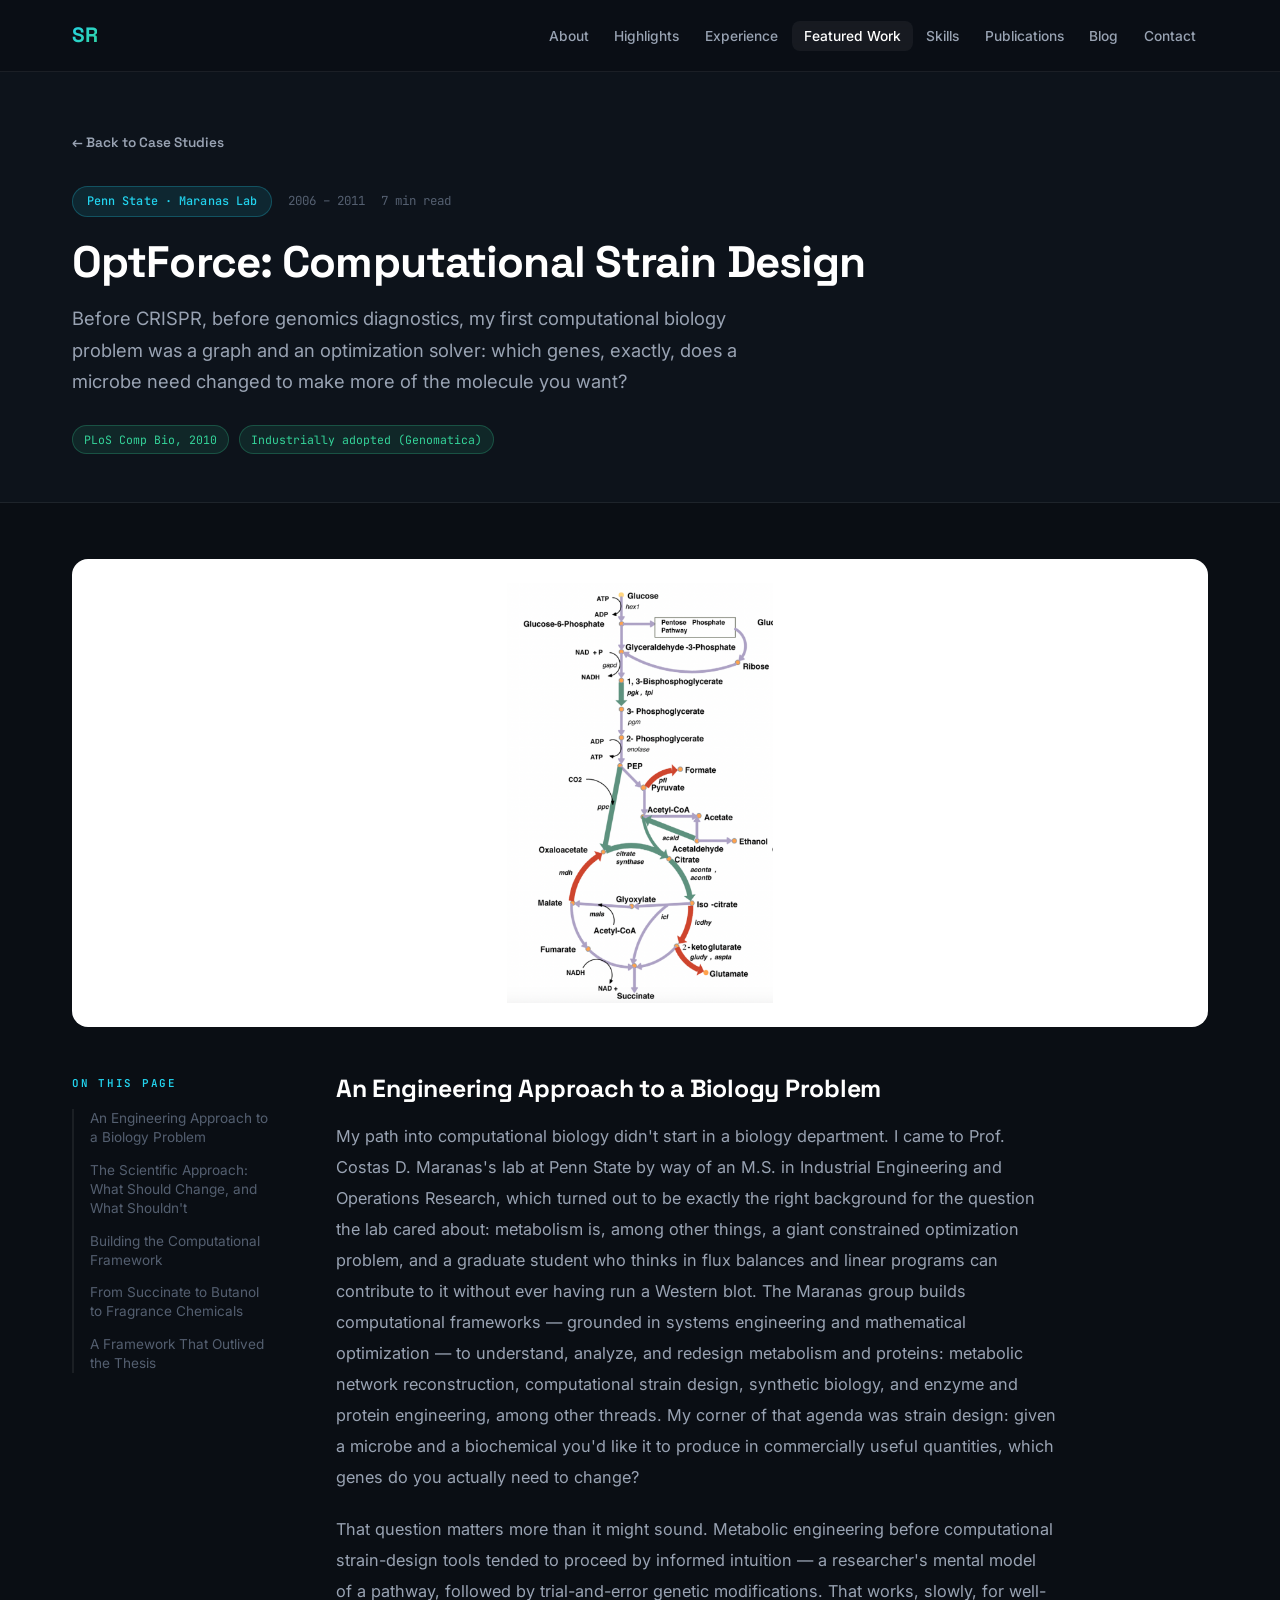
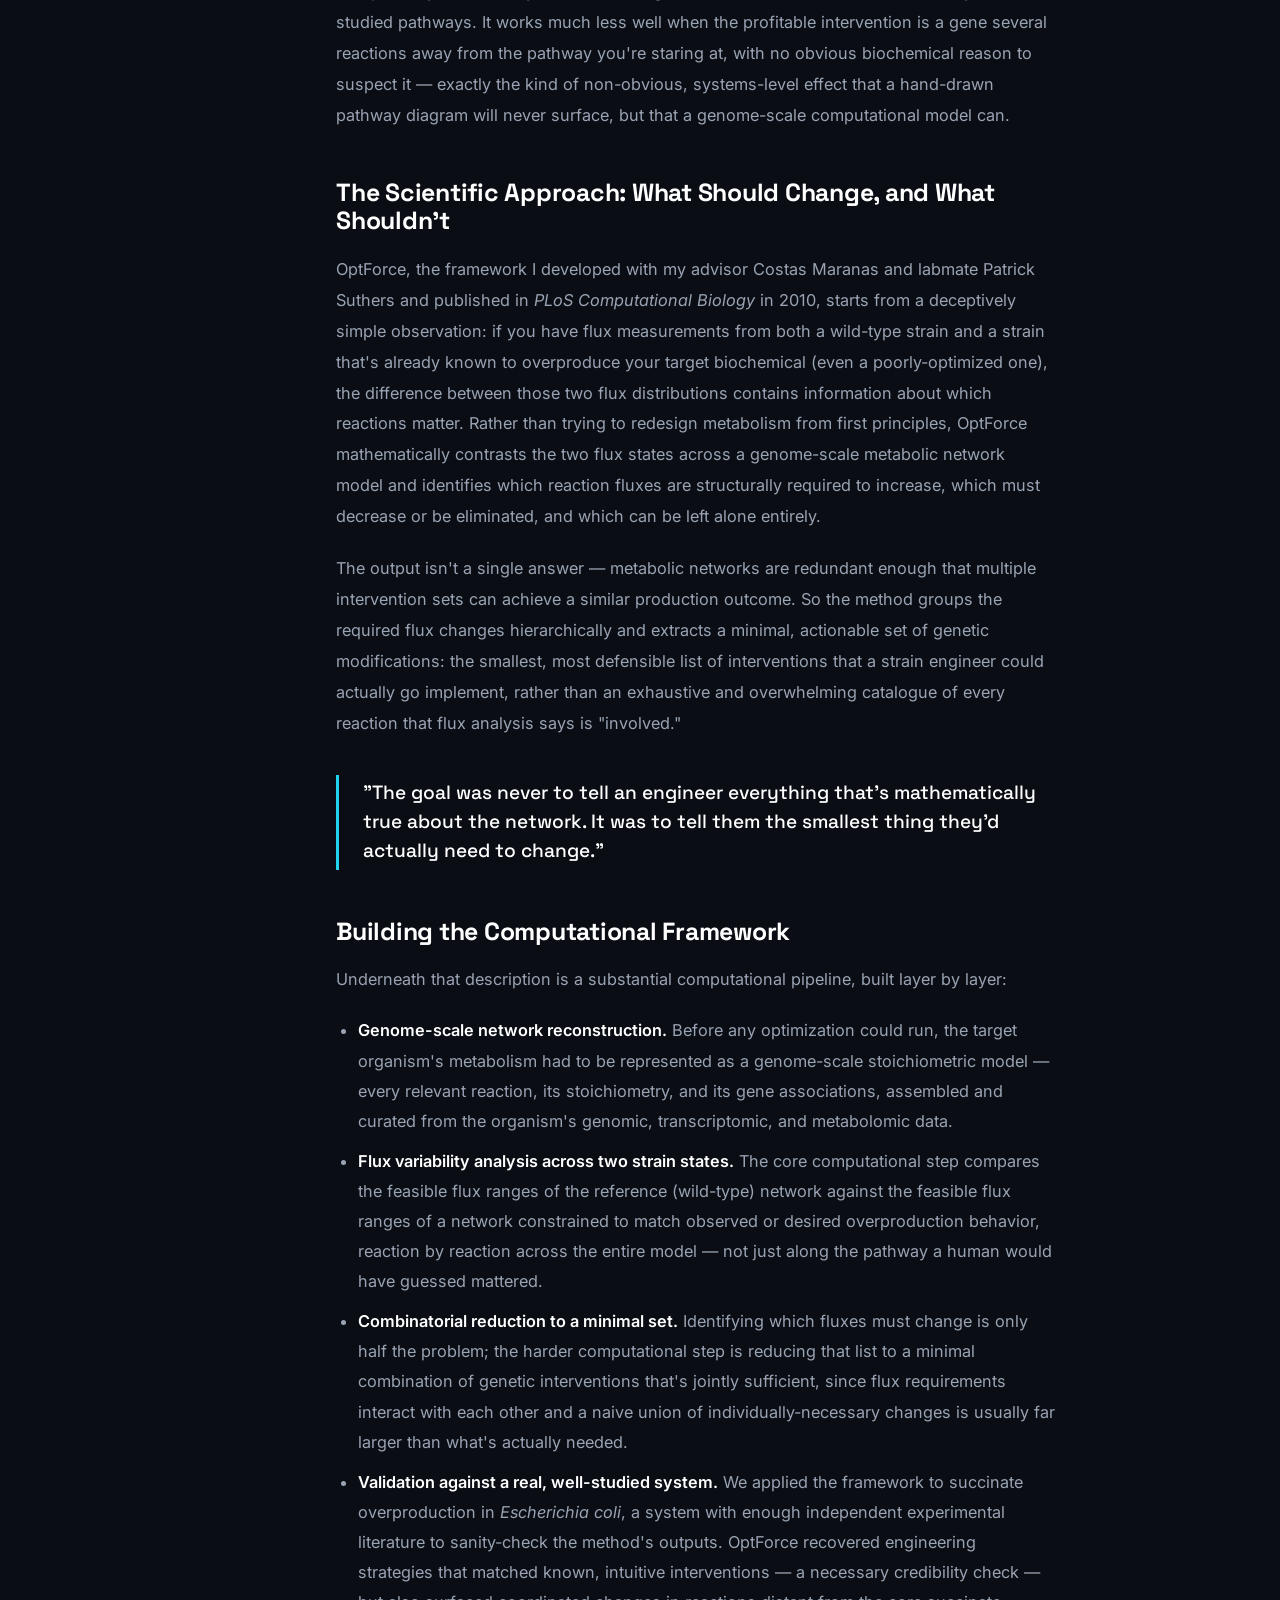
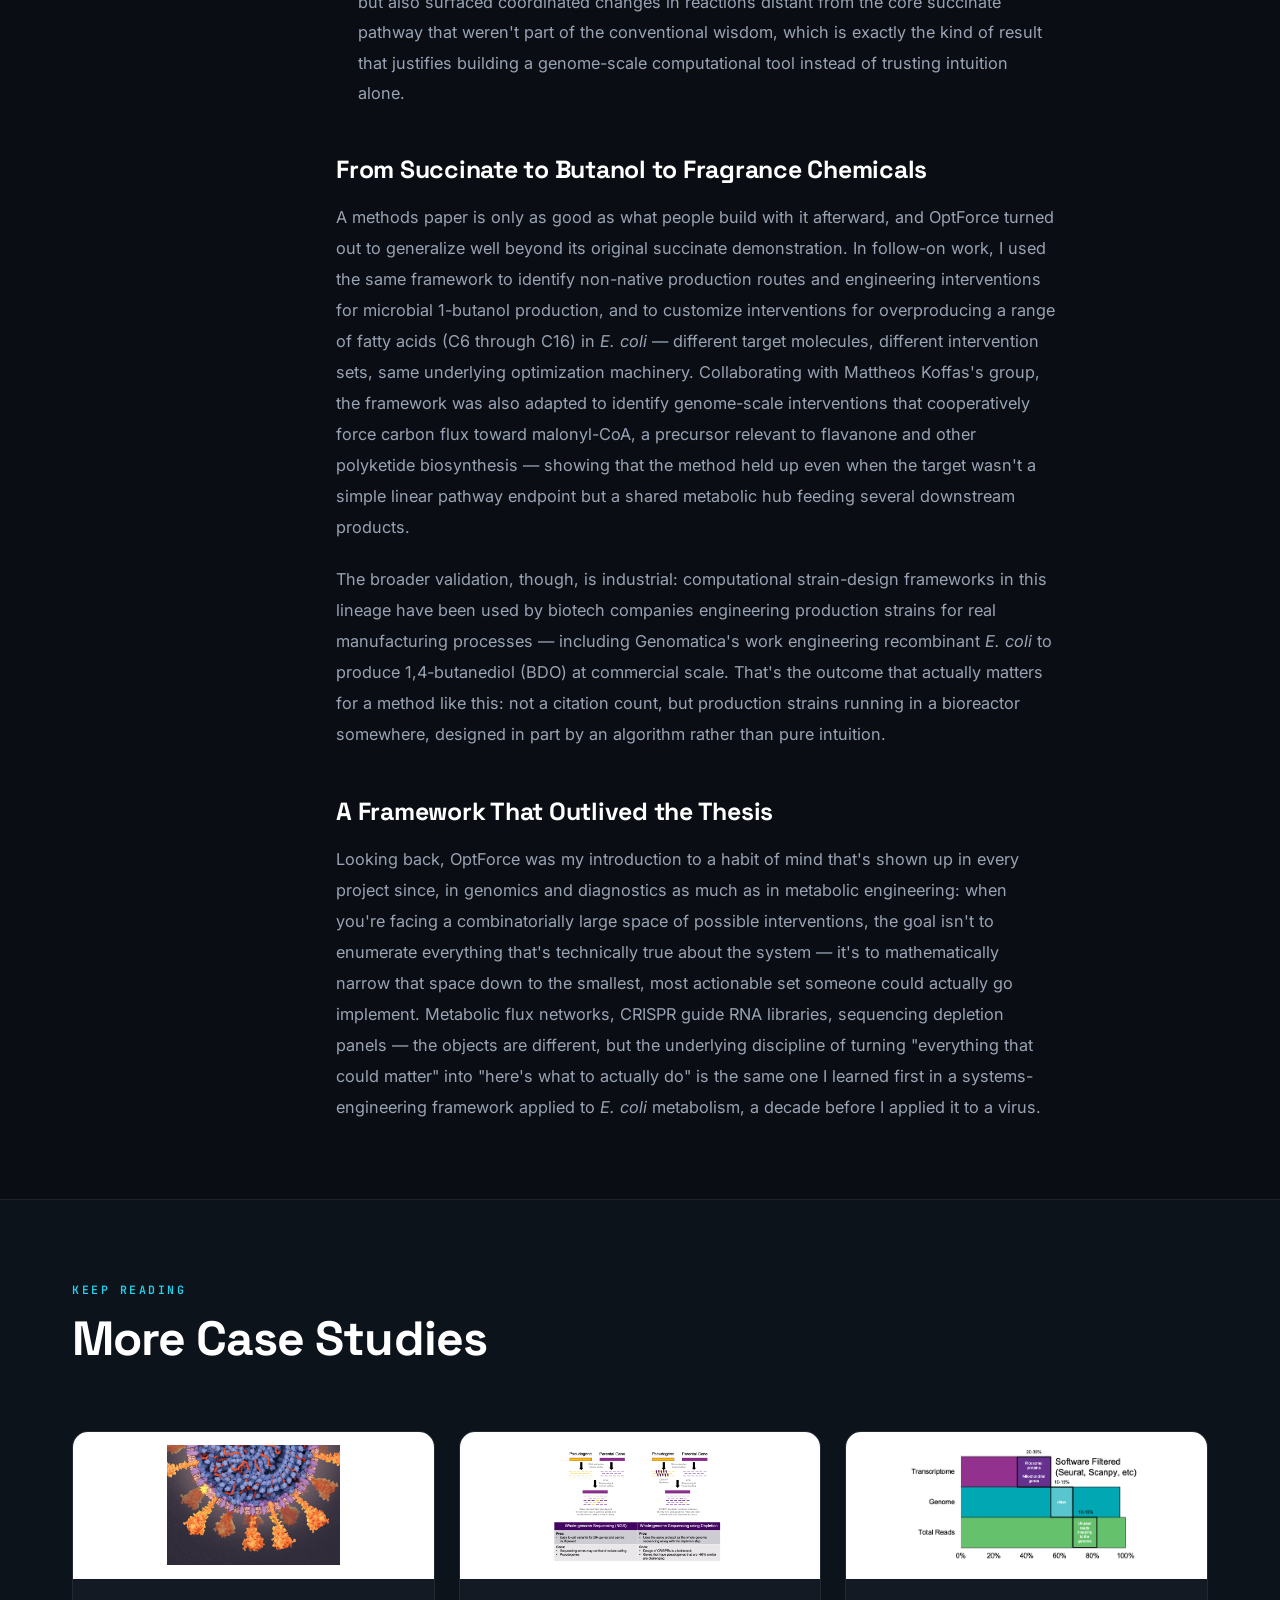
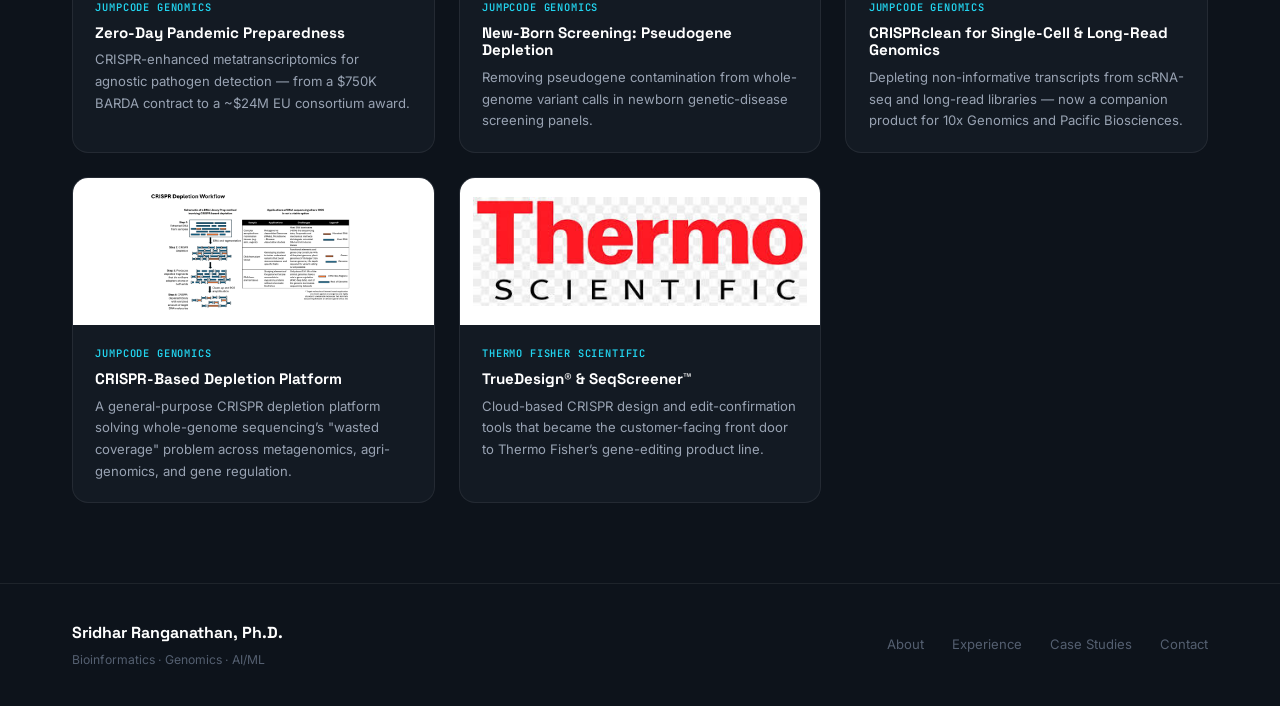
<file: case-studies/optforce-metabolic-engineering.html>
<!DOCTYPE html>
<html lang="en">
<head>
  <meta charset="UTF-8" />
  <meta name="viewport" content="width=device-width, initial-scale=1.0" />
  <meta name="description" content="OptForce: a computational optimization framework for identifying the minimal genetic interventions needed to overproduce target biochemicals in engineered microbes." />
  <title>OptForce: Computational Strain Design | Sridhar Ranganathan</title>
  <link rel="preconnect" href="https://fonts.googleapis.com" />
  <link rel="preconnect" href="https://fonts.gstatic.com" crossorigin />
  <link href="https://fonts.googleapis.com/css2?family=Inter:wght@300;400;500;600;700&family=Space+Grotesk:wght@400;500;600;700;800&family=JetBrains+Mono:wght@400;500;600&display=swap" rel="stylesheet" />
  <link rel="stylesheet" href="../styles.css">
</head>
<body>

  <!-- ═══════════════════════ NAVIGATION ═══════════════════════ -->
  <nav class="nav" id="nav">
    <div class="nav__inner">
      <a class="nav__logo" href="../index.html">SR</a>
      <ul class="nav__links" id="navLinks">
        <li><a href="../index.html#about">About</a></li>
        <li><a href="../index.html#highlights">Highlights</a></li>
        <li><a href="../index.html#experience">Experience</a></li>
        <li><a href="index.html" class="active">Featured Work</a></li>
        <li><a href="../index.html#skills">Skills</a></li>
        <li><a href="../publications/index.html">Publications</a></li>
        <li><a href="../index.html#blog">Blog</a></li>
        <li><a href="../index.html#contact">Contact</a></li>
      </ul>
      <button class="nav__toggle" id="navToggle" aria-label="Toggle menu">
        <span></span><span></span><span></span>
      </button>
    </div>
  </nav>

  <!-- ═══════════════════════ ARTICLE HEADER ═══════════════════════ -->
  <header class="article__header">
    <div class="container">
      <a href="index.html" class="article__back reveal">&larr; Back to Case Studies</a>
      <div class="reveal">
        <div class="article__meta">
          <span class="tag tag--accent">Penn State &middot; Maranas Lab</span>
          <span class="article__date">2006 &ndash; 2011</span>
          <span class="article__read-time">7 min read</span>
        </div>
        <h1 class="article__title">OptForce: Computational Strain Design</h1>
        <p class="article__subtitle">Before CRISPR, before genomics diagnostics, my first computational biology problem was a graph and an optimization solver: which genes, exactly, does a microbe need changed to make more of the molecule you want?</p>
        <div class="article__stats">
          <span class="project-card__stat">PLoS Comp Bio, 2010</span>
          <span class="project-card__stat">Industrially adopted (Genomatica)</span>
        </div>
      </div>
    </div>
  </header>

  <div class="article__body">
    <div class="container">

      <figure class="article__hero-image reveal">
        <img class="article__hero-img" src="../assets/images/optforce-1.png" alt="OptForce metabolic engineering optimization framework diagram" />
      </figure>

      <div class="article__layout">
        <aside class="article__toc reveal">
          <div class="article__toc-label">On This Page</div>
          <ol>
            <li><a href="#origin">An Engineering Approach to a Biology Problem</a></li>
            <li><a href="#approach">The Scientific Approach: What Should Change, and What Shouldn't</a></li>
            <li><a href="#pipeline">Building the Computational Framework</a></li>
            <li><a href="#applications">From Succinate to Butanol to Fragrance Chemicals</a></li>
            <li><a href="#legacy">A Framework That Outlived the Thesis</a></li>
          </ol>
        </aside>

        <div class="article__content">

          <h2 id="origin">An Engineering Approach to a Biology Problem</h2>
          <p>My path into computational biology didn't start in a biology department. I came to Prof. Costas D. Maranas's lab at Penn State by way of an M.S. in Industrial Engineering and Operations Research, which turned out to be exactly the right background for the question the lab cared about: metabolism is, among other things, a giant constrained optimization problem, and a graduate student who thinks in flux balances and linear programs can contribute to it without ever having run a Western blot. The Maranas group builds computational frameworks &mdash; grounded in systems engineering and mathematical optimization &mdash; to understand, analyze, and redesign metabolism and proteins: metabolic network reconstruction, computational strain design, synthetic biology, and enzyme and protein engineering, among other threads. My corner of that agenda was strain design: given a microbe and a biochemical you'd like it to produce in commercially useful quantities, which genes do you actually need to change?</p>

          <p>That question matters more than it might sound. Metabolic engineering before computational strain-design tools tended to proceed by informed intuition &mdash; a researcher's mental model of a pathway, followed by trial-and-error genetic modifications. That works, slowly, for well-studied pathways. It works much less well when the profitable intervention is a gene several reactions away from the pathway you're staring at, with no obvious biochemical reason to suspect it &mdash; exactly the kind of non-obvious, systems-level effect that a hand-drawn pathway diagram will never surface, but that a genome-scale computational model can.</p>

          <h2 id="approach">The Scientific Approach: What Should Change, and What Shouldn't</h2>
          <p>OptForce, the framework I developed with my advisor Costas Maranas and labmate Patrick Suthers and published in <em>PLoS Computational Biology</em> in 2010, starts from a deceptively simple observation: if you have flux measurements from both a wild-type strain and a strain that's already known to overproduce your target biochemical (even a poorly-optimized one), the difference between those two flux distributions contains information about which reactions matter. Rather than trying to redesign metabolism from first principles, OptForce mathematically contrasts the two flux states across a genome-scale metabolic network model and identifies which reaction fluxes are structurally required to increase, which must decrease or be eliminated, and which can be left alone entirely.</p>

          <p>The output isn't a single answer &mdash; metabolic networks are redundant enough that multiple intervention sets can achieve a similar production outcome. So the method groups the required flux changes hierarchically and extracts a minimal, actionable set of genetic modifications: the smallest, most defensible list of interventions that a strain engineer could actually go implement, rather than an exhaustive and overwhelming catalogue of every reaction that flux analysis says is "involved."</p>

          <blockquote class="article__pullquote">"The goal was never to tell an engineer everything that's mathematically true about the network. It was to tell them the smallest thing they'd actually need to change."</blockquote>

          <h2 id="pipeline">Building the Computational Framework</h2>
          <p>Underneath that description is a substantial computational pipeline, built layer by layer:</p>

          <ul>
            <li><strong>Genome-scale network reconstruction.</strong> Before any optimization could run, the target organism's metabolism had to be represented as a genome-scale stoichiometric model &mdash; every relevant reaction, its stoichiometry, and its gene associations, assembled and curated from the organism's genomic, transcriptomic, and metabolomic data.</li>
            <li><strong>Flux variability analysis across two strain states.</strong> The core computational step compares the feasible flux ranges of the reference (wild-type) network against the feasible flux ranges of a network constrained to match observed or desired overproduction behavior, reaction by reaction across the entire model &mdash; not just along the pathway a human would have guessed mattered.</li>
            <li><strong>Combinatorial reduction to a minimal set.</strong> Identifying which fluxes must change is only half the problem; the harder computational step is reducing that list to a minimal combination of genetic interventions that's jointly sufficient, since flux requirements interact with each other and a naive union of individually-necessary changes is usually far larger than what's actually needed.</li>
            <li><strong>Validation against a real, well-studied system.</strong> We applied the framework to succinate overproduction in <em>Escherichia coli</em>, a system with enough independent experimental literature to sanity-check the method's outputs. OptForce recovered engineering strategies that matched known, intuitive interventions &mdash; a necessary credibility check &mdash; but also surfaced coordinated changes in reactions distant from the core succinate pathway that weren't part of the conventional wisdom, which is exactly the kind of result that justifies building a genome-scale computational tool instead of trusting intuition alone.</li>
          </ul>

          <h2 id="applications">From Succinate to Butanol to Fragrance Chemicals</h2>
          <p>A methods paper is only as good as what people build with it afterward, and OptForce turned out to generalize well beyond its original succinate demonstration. In follow-on work, I used the same framework to identify non-native production routes and engineering interventions for microbial 1-butanol production, and to customize interventions for overproducing a range of fatty acids (C6 through C16) in <em>E. coli</em> &mdash; different target molecules, different intervention sets, same underlying optimization machinery. Collaborating with Mattheos Koffas's group, the framework was also adapted to identify genome-scale interventions that cooperatively force carbon flux toward malonyl-CoA, a precursor relevant to flavanone and other polyketide biosynthesis &mdash; showing that the method held up even when the target wasn't a simple linear pathway endpoint but a shared metabolic hub feeding several downstream products.</p>

          <p>The broader validation, though, is industrial: computational strain-design frameworks in this lineage have been used by biotech companies engineering production strains for real manufacturing processes &mdash; including Genomatica's work engineering recombinant <em>E. coli</em> to produce 1,4-butanediol (BDO) at commercial scale. That's the outcome that actually matters for a method like this: not a citation count, but production strains running in a bioreactor somewhere, designed in part by an algorithm rather than pure intuition.</p>

          <h2 id="legacy">A Framework That Outlived the Thesis</h2>
          <p>Looking back, OptForce was my introduction to a habit of mind that's shown up in every project since, in genomics and diagnostics as much as in metabolic engineering: when you're facing a combinatorially large space of possible interventions, the goal isn't to enumerate everything that's technically true about the system &mdash; it's to mathematically narrow that space down to the smallest, most actionable set someone could actually go implement. Metabolic flux networks, CRISPR guide RNA libraries, sequencing depletion panels &mdash; the objects are different, but the underlying discipline of turning "everything that could matter" into "here's what to actually do" is the same one I learned first in a systems-engineering framework applied to <em>E. coli</em> metabolism, a decade before I applied it to a virus.</p>

        </div>
      </div>

    </div>
  </div>

  <!-- ═══════════════════════ MORE CASE STUDIES ═══════════════════════ -->
  <section class="article__more">
    <div class="container">
      <div class="section__header reveal">
        <div class="section__label">Keep Reading</div>
        <h2 class="section__title">More Case Studies</h2>
      </div>
      <div class="more-case__grid" id="moreCaseStudies" data-current-slug="optforce-metabolic-engineering"></div>
    </div>
  </section>

  <!-- ═══════════════════════ FOOTER ═══════════════════════ -->
  <footer class="footer">
    <div class="container footer__inner">
      <div class="footer__left">
        <span class="footer__name">Sridhar Ranganathan, Ph.D.</span>
        <span class="footer__tagline">Bioinformatics &middot; Genomics &middot; AI/ML</span>
      </div>
      <div class="footer__links">
        <a href="../index.html#about">About</a>
        <a href="../index.html#experience">Experience</a>
        <a href="index.html">Case Studies</a>
        <a href="../index.html#contact">Contact</a>
      </div>
    </div>
  </footer>

  <script src="../case-studies-data.js"></script>
  <script src="../main.js"></script>
</body>
</html>
</file>
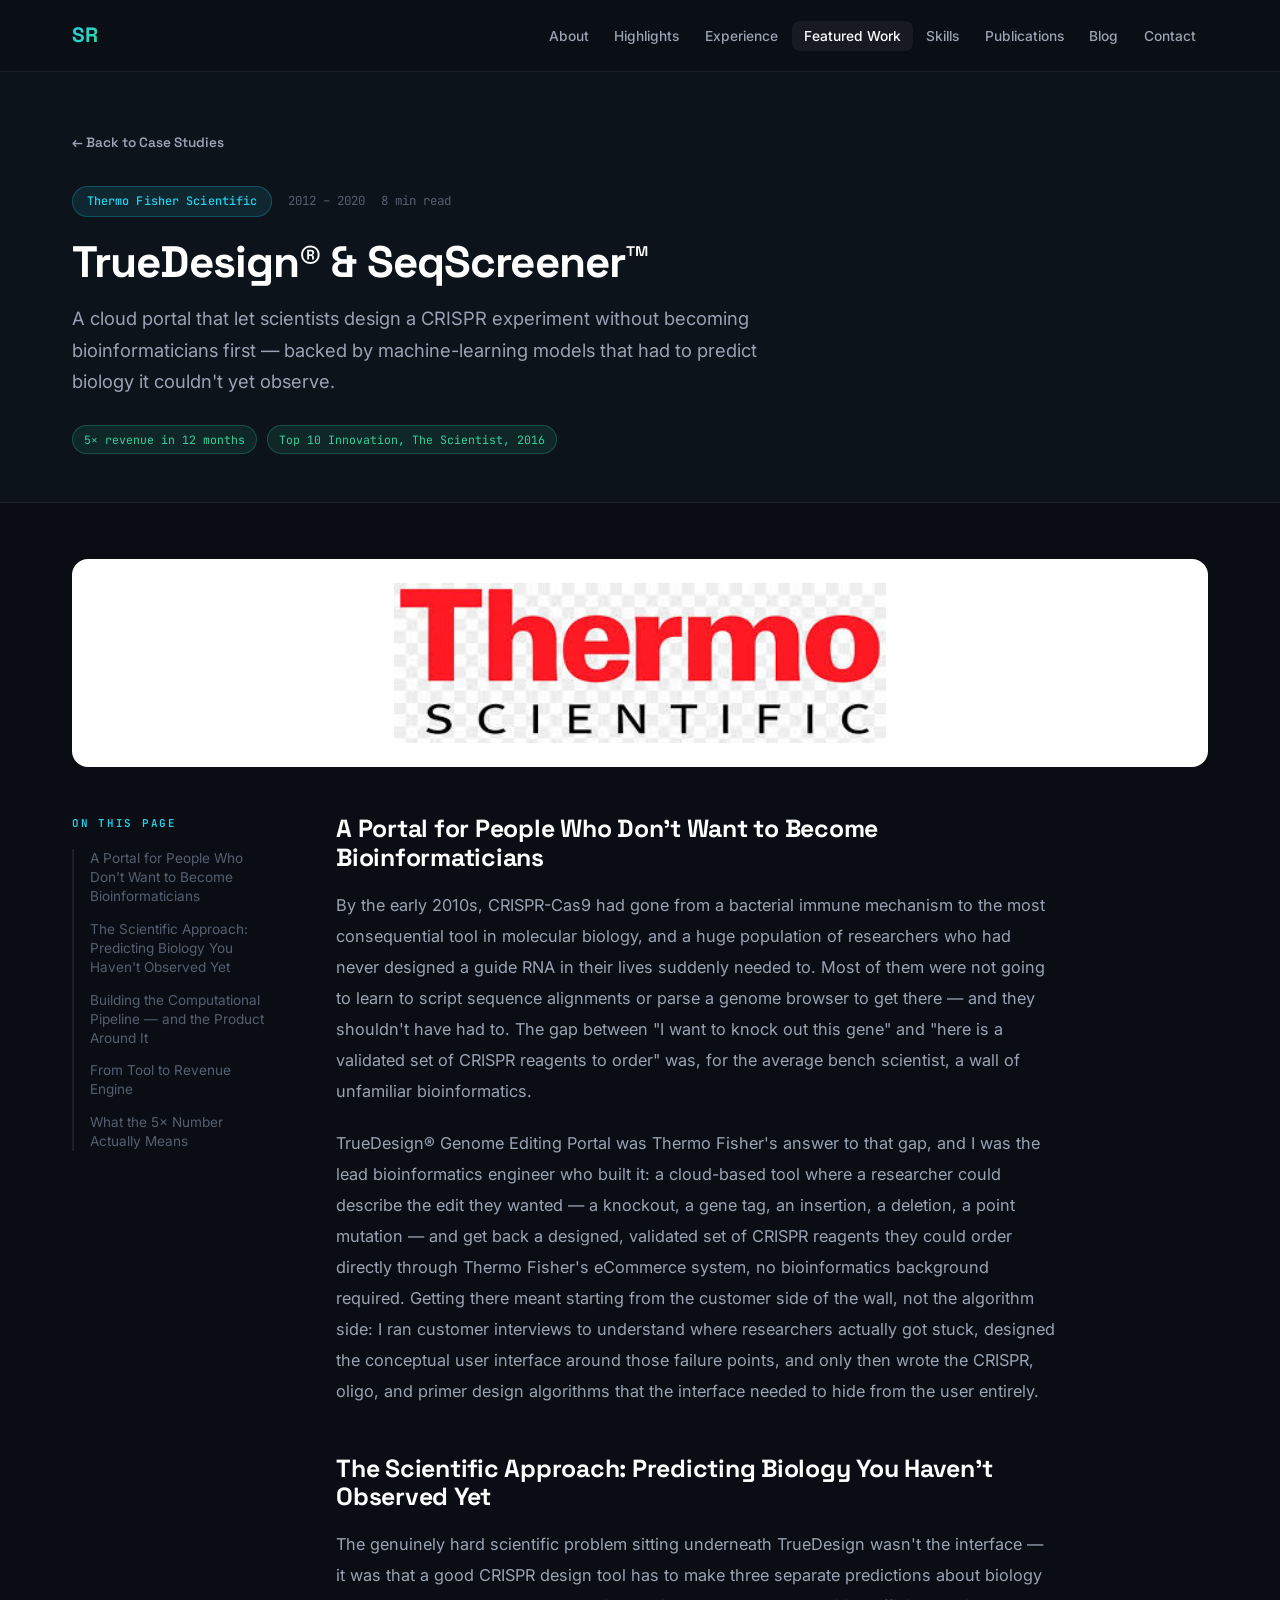
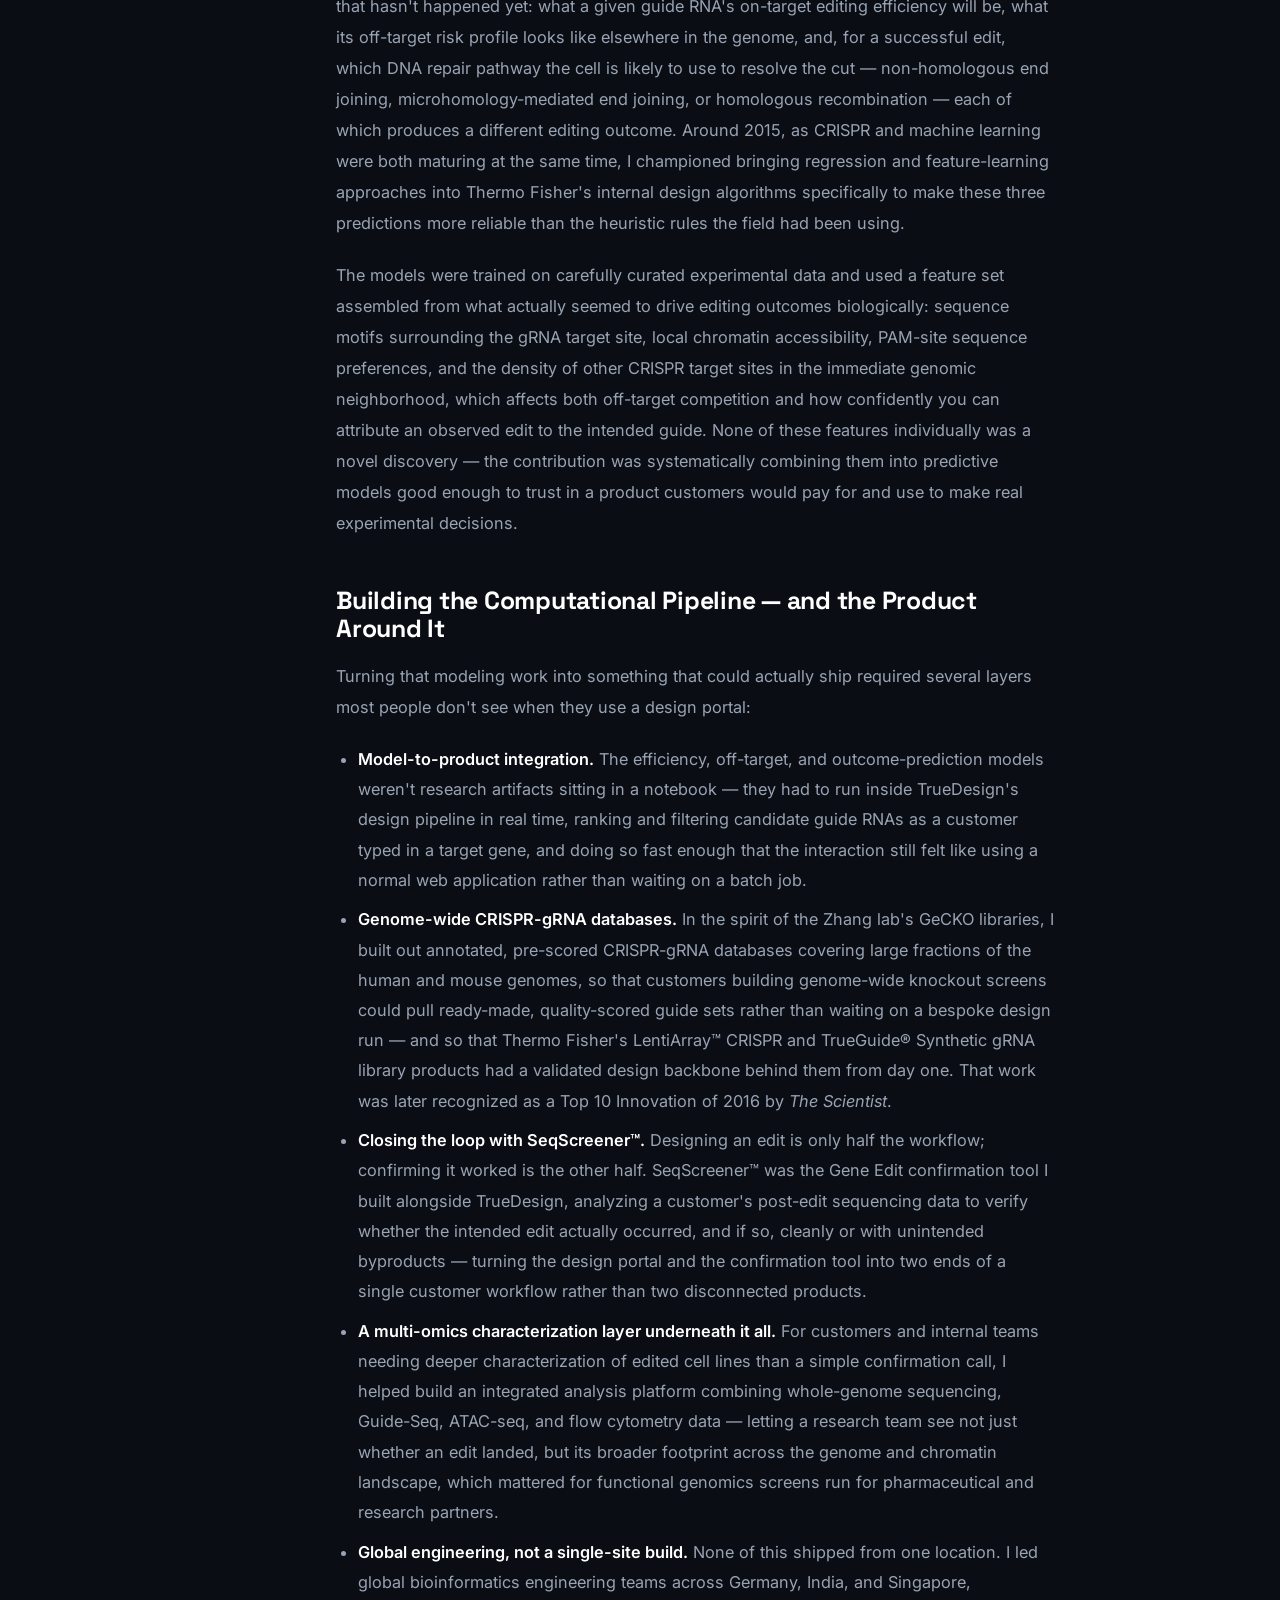
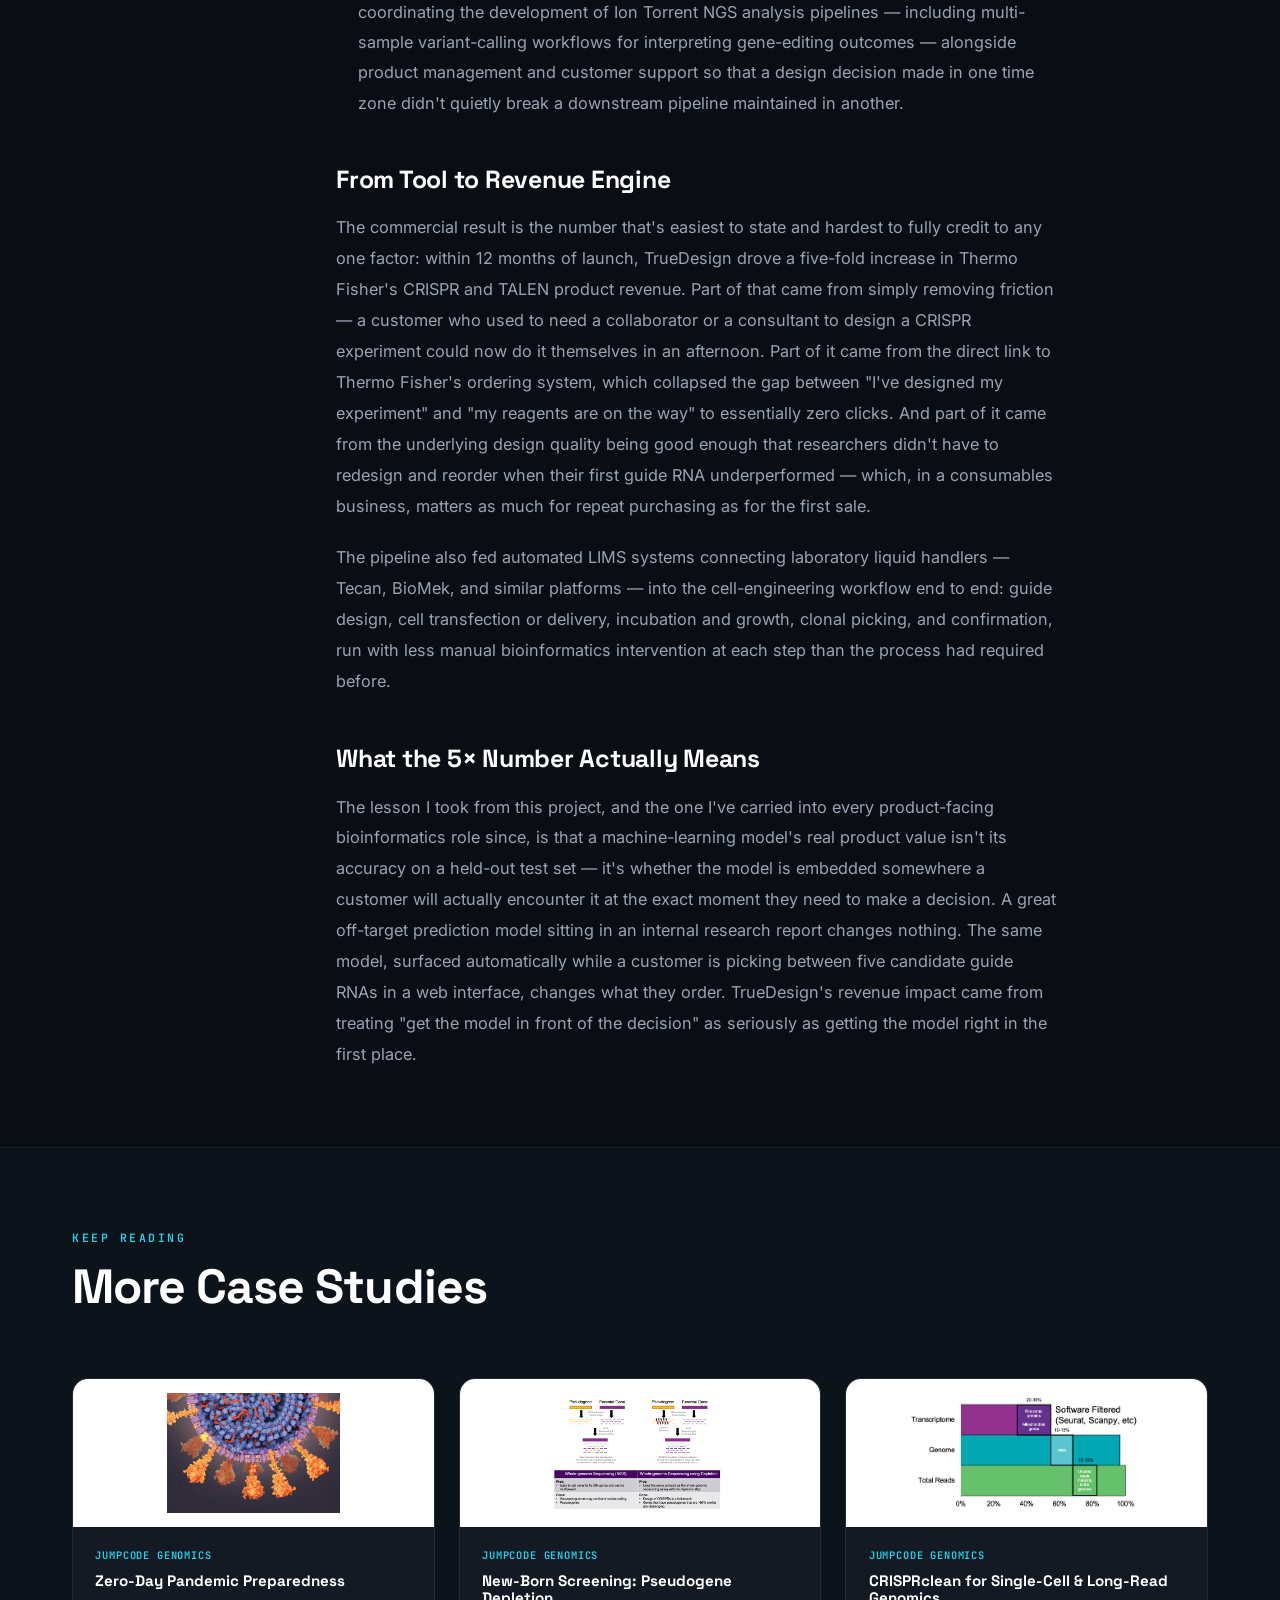
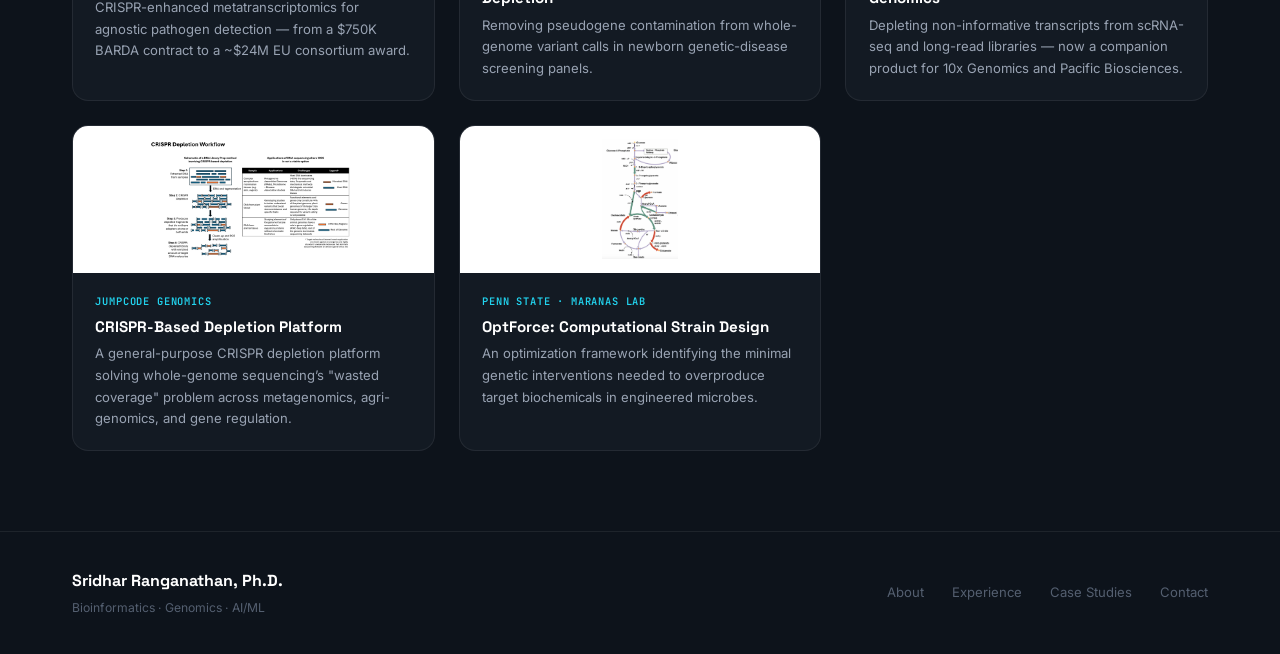
<file: case-studies/truedesign-genome-editing-portal.html>
<!DOCTYPE html>
<html lang="en">
<head>
  <meta charset="UTF-8" />
  <meta name="viewport" content="width=device-width, initial-scale=1.0" />
  <meta name="description" content="How a cloud-based CRISPR design portal and machine-learning-driven guide RNA design grew Thermo Fisher's gene-editing product revenue five-fold in a year." />
  <title>TrueDesign &amp; SeqScreener | Sridhar Ranganathan</title>
  <link rel="preconnect" href="https://fonts.googleapis.com" />
  <link rel="preconnect" href="https://fonts.gstatic.com" crossorigin />
  <link href="https://fonts.googleapis.com/css2?family=Inter:wght@300;400;500;600;700&family=Space+Grotesk:wght@400;500;600;700;800&family=JetBrains+Mono:wght@400;500;600&display=swap" rel="stylesheet" />
  <link rel="stylesheet" href="../styles.css">
</head>
<body>

  <!-- ═══════════════════════ NAVIGATION ═══════════════════════ -->
  <nav class="nav" id="nav">
    <div class="nav__inner">
      <a class="nav__logo" href="../index.html">SR</a>
      <ul class="nav__links" id="navLinks">
        <li><a href="../index.html#about">About</a></li>
        <li><a href="../index.html#highlights">Highlights</a></li>
        <li><a href="../index.html#experience">Experience</a></li>
        <li><a href="index.html" class="active">Featured Work</a></li>
        <li><a href="../index.html#skills">Skills</a></li>
        <li><a href="../publications/index.html">Publications</a></li>
        <li><a href="../index.html#blog">Blog</a></li>
        <li><a href="../index.html#contact">Contact</a></li>
      </ul>
      <button class="nav__toggle" id="navToggle" aria-label="Toggle menu">
        <span></span><span></span><span></span>
      </button>
    </div>
  </nav>

  <!-- ═══════════════════════ ARTICLE HEADER ═══════════════════════ -->
  <header class="article__header">
    <div class="container">
      <a href="index.html" class="article__back reveal">&larr; Back to Case Studies</a>
      <div class="reveal">
        <div class="article__meta">
          <span class="tag tag--accent">Thermo Fisher Scientific</span>
          <span class="article__date">2012 &ndash; 2020</span>
          <span class="article__read-time">8 min read</span>
        </div>
        <h1 class="article__title">TrueDesign&reg; &amp; SeqScreener&trade;</h1>
        <p class="article__subtitle">A cloud portal that let scientists design a CRISPR experiment without becoming bioinformaticians first &mdash; backed by machine-learning models that had to predict biology it couldn't yet observe.</p>
        <div class="article__stats">
          <span class="project-card__stat">5&times; revenue in 12 months</span>
          <span class="project-card__stat">Top 10 Innovation, The Scientist, 2016</span>
        </div>
      </div>
    </div>
  </header>

  <div class="article__body">
    <div class="container">

      <figure class="article__hero-image reveal">
        <img class="article__hero-img" src="../assets/logos/thermofisher.png" alt="Thermo Fisher Scientific logo" style="max-height: 160px;" />
      </figure>

      <div class="article__layout">
        <aside class="article__toc reveal">
          <div class="article__toc-label">On This Page</div>
          <ol>
            <li><a href="#gap">A Portal for People Who Don't Want to Become Bioinformaticians</a></li>
            <li><a href="#approach">The Scientific Approach: Predicting Biology You Haven't Observed Yet</a></li>
            <li><a href="#pipeline">Building the Computational Pipeline &mdash; and the Product Around It</a></li>
            <li><a href="#revenue">From Tool to Revenue Engine</a></li>
            <li><a href="#lesson">What the 5&times; Number Actually Means</a></li>
          </ol>
        </aside>

        <div class="article__content">

          <h2 id="gap">A Portal for People Who Don't Want to Become Bioinformaticians</h2>
          <p>By the early 2010s, CRISPR-Cas9 had gone from a bacterial immune mechanism to the most consequential tool in molecular biology, and a huge population of researchers who had never designed a guide RNA in their lives suddenly needed to. Most of them were not going to learn to script sequence alignments or parse a genome browser to get there &mdash; and they shouldn't have had to. The gap between "I want to knock out this gene" and "here is a validated set of CRISPR reagents to order" was, for the average bench scientist, a wall of unfamiliar bioinformatics.</p>

          <p>TrueDesign&reg; Genome Editing Portal was Thermo Fisher's answer to that gap, and I was the lead bioinformatics engineer who built it: a cloud-based tool where a researcher could describe the edit they wanted &mdash; a knockout, a gene tag, an insertion, a deletion, a point mutation &mdash; and get back a designed, validated set of CRISPR reagents they could order directly through Thermo Fisher's eCommerce system, no bioinformatics background required. Getting there meant starting from the customer side of the wall, not the algorithm side: I ran customer interviews to understand where researchers actually got stuck, designed the conceptual user interface around those failure points, and only then wrote the CRISPR, oligo, and primer design algorithms that the interface needed to hide from the user entirely.</p>

          <h2 id="approach">The Scientific Approach: Predicting Biology You Haven't Observed Yet</h2>
          <p>The genuinely hard scientific problem sitting underneath TrueDesign wasn't the interface &mdash; it was that a good CRISPR design tool has to make three separate predictions about biology that hasn't happened yet: what a given guide RNA's on-target editing efficiency will be, what its off-target risk profile looks like elsewhere in the genome, and, for a successful edit, which DNA repair pathway the cell is likely to use to resolve the cut &mdash; non-homologous end joining, microhomology-mediated end joining, or homologous recombination &mdash; each of which produces a different editing outcome. Around 2015, as CRISPR and machine learning were both maturing at the same time, I championed bringing regression and feature-learning approaches into Thermo Fisher's internal design algorithms specifically to make these three predictions more reliable than the heuristic rules the field had been using.</p>

          <p>The models were trained on carefully curated experimental data and used a feature set assembled from what actually seemed to drive editing outcomes biologically: sequence motifs surrounding the gRNA target site, local chromatin accessibility, PAM-site sequence preferences, and the density of other CRISPR target sites in the immediate genomic neighborhood, which affects both off-target competition and how confidently you can attribute an observed edit to the intended guide. None of these features individually was a novel discovery &mdash; the contribution was systematically combining them into predictive models good enough to trust in a product customers would pay for and use to make real experimental decisions.</p>

          <h2 id="pipeline">Building the Computational Pipeline &mdash; and the Product Around It</h2>
          <p>Turning that modeling work into something that could actually ship required several layers most people don't see when they use a design portal:</p>

          <ul>
            <li><strong>Model-to-product integration.</strong> The efficiency, off-target, and outcome-prediction models weren't research artifacts sitting in a notebook &mdash; they had to run inside TrueDesign's design pipeline in real time, ranking and filtering candidate guide RNAs as a customer typed in a target gene, and doing so fast enough that the interaction still felt like using a normal web application rather than waiting on a batch job.</li>
            <li><strong>Genome-wide CRISPR-gRNA databases.</strong> In the spirit of the Zhang lab's GeCKO libraries, I built out annotated, pre-scored CRISPR-gRNA databases covering large fractions of the human and mouse genomes, so that customers building genome-wide knockout screens could pull ready-made, quality-scored guide sets rather than waiting on a bespoke design run &mdash; and so that Thermo Fisher's LentiArray&trade; CRISPR and TrueGuide&reg; Synthetic gRNA library products had a validated design backbone behind them from day one. That work was later recognized as a Top 10 Innovation of 2016 by <em>The Scientist</em>.</li>
            <li><strong>Closing the loop with SeqScreener&trade;.</strong> Designing an edit is only half the workflow; confirming it worked is the other half. SeqScreener&trade; was the Gene Edit confirmation tool I built alongside TrueDesign, analyzing a customer's post-edit sequencing data to verify whether the intended edit actually occurred, and if so, cleanly or with unintended byproducts &mdash; turning the design portal and the confirmation tool into two ends of a single customer workflow rather than two disconnected products.</li>
            <li><strong>A multi-omics characterization layer underneath it all.</strong> For customers and internal teams needing deeper characterization of edited cell lines than a simple confirmation call, I helped build an integrated analysis platform combining whole-genome sequencing, Guide-Seq, ATAC-seq, and flow cytometry data &mdash; letting a research team see not just whether an edit landed, but its broader footprint across the genome and chromatin landscape, which mattered for functional genomics screens run for pharmaceutical and research partners.</li>
            <li><strong>Global engineering, not a single-site build.</strong> None of this shipped from one location. I led global bioinformatics engineering teams across Germany, India, and Singapore, coordinating the development of Ion Torrent NGS analysis pipelines &mdash; including multi-sample variant-calling workflows for interpreting gene-editing outcomes &mdash; alongside product management and customer support so that a design decision made in one time zone didn't quietly break a downstream pipeline maintained in another.</li>
          </ul>

          <h2 id="revenue">From Tool to Revenue Engine</h2>
          <p>The commercial result is the number that's easiest to state and hardest to fully credit to any one factor: within 12 months of launch, TrueDesign drove a five-fold increase in Thermo Fisher's CRISPR and TALEN product revenue. Part of that came from simply removing friction &mdash; a customer who used to need a collaborator or a consultant to design a CRISPR experiment could now do it themselves in an afternoon. Part of it came from the direct link to Thermo Fisher's ordering system, which collapsed the gap between "I've designed my experiment" and "my reagents are on the way" to essentially zero clicks. And part of it came from the underlying design quality being good enough that researchers didn't have to redesign and reorder when their first guide RNA underperformed &mdash; which, in a consumables business, matters as much for repeat purchasing as for the first sale.</p>

          <p>The pipeline also fed automated LIMS systems connecting laboratory liquid handlers &mdash; Tecan, BioMek, and similar platforms &mdash; into the cell-engineering workflow end to end: guide design, cell transfection or delivery, incubation and growth, clonal picking, and confirmation, run with less manual bioinformatics intervention at each step than the process had required before.</p>

          <h2 id="lesson">What the 5&times; Number Actually Means</h2>
          <p>The lesson I took from this project, and the one I've carried into every product-facing bioinformatics role since, is that a machine-learning model's real product value isn't its accuracy on a held-out test set &mdash; it's whether the model is embedded somewhere a customer will actually encounter it at the exact moment they need to make a decision. A great off-target prediction model sitting in an internal research report changes nothing. The same model, surfaced automatically while a customer is picking between five candidate guide RNAs in a web interface, changes what they order. TrueDesign's revenue impact came from treating "get the model in front of the decision" as seriously as getting the model right in the first place.</p>

        </div>
      </div>

    </div>
  </div>

  <!-- ═══════════════════════ MORE CASE STUDIES ═══════════════════════ -->
  <section class="article__more">
    <div class="container">
      <div class="section__header reveal">
        <div class="section__label">Keep Reading</div>
        <h2 class="section__title">More Case Studies</h2>
      </div>
      <div class="more-case__grid" id="moreCaseStudies" data-current-slug="truedesign-genome-editing-portal"></div>
    </div>
  </section>

  <!-- ═══════════════════════ FOOTER ═══════════════════════ -->
  <footer class="footer">
    <div class="container footer__inner">
      <div class="footer__left">
        <span class="footer__name">Sridhar Ranganathan, Ph.D.</span>
        <span class="footer__tagline">Bioinformatics &middot; Genomics &middot; AI/ML</span>
      </div>
      <div class="footer__links">
        <a href="../index.html#about">About</a>
        <a href="../index.html#experience">Experience</a>
        <a href="index.html">Case Studies</a>
        <a href="../index.html#contact">Contact</a>
      </div>
    </div>
  </footer>

  <script src="../case-studies-data.js"></script>
  <script src="../main.js"></script>
</body>
</html>
</file>
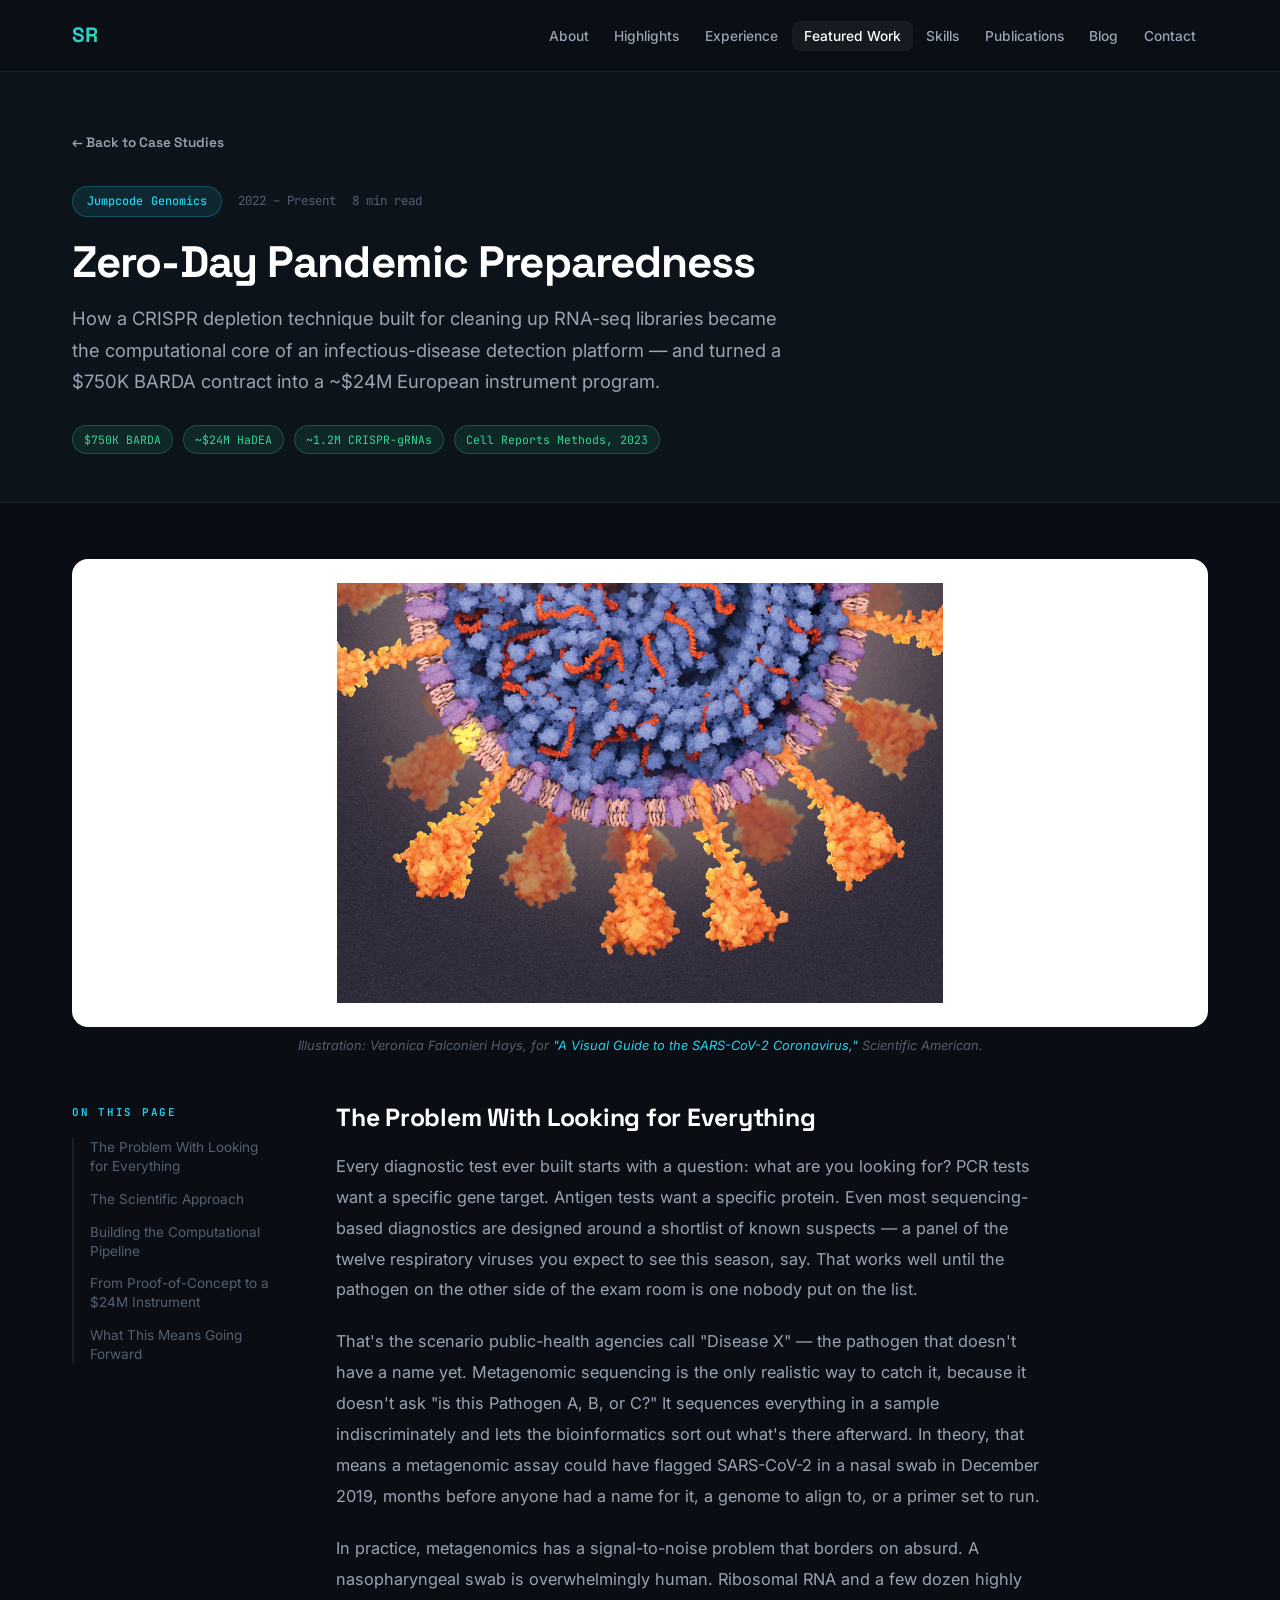
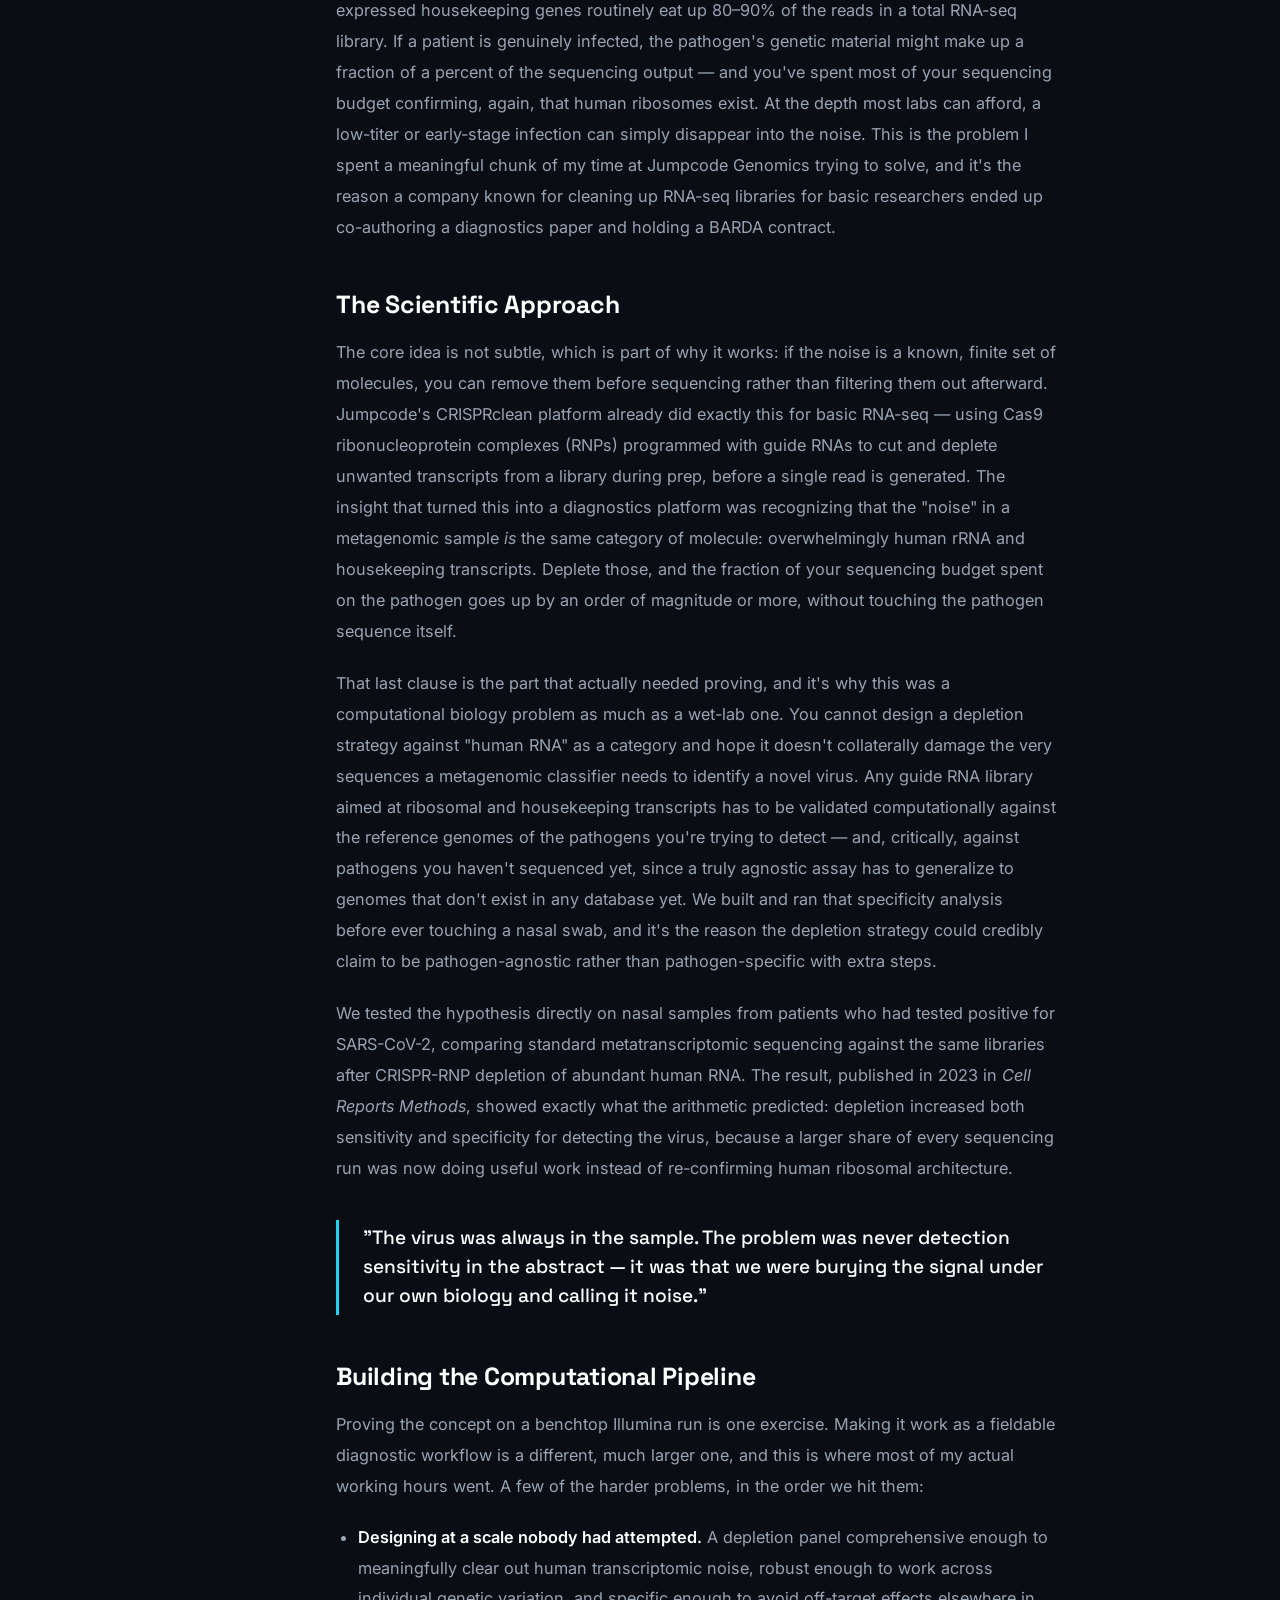
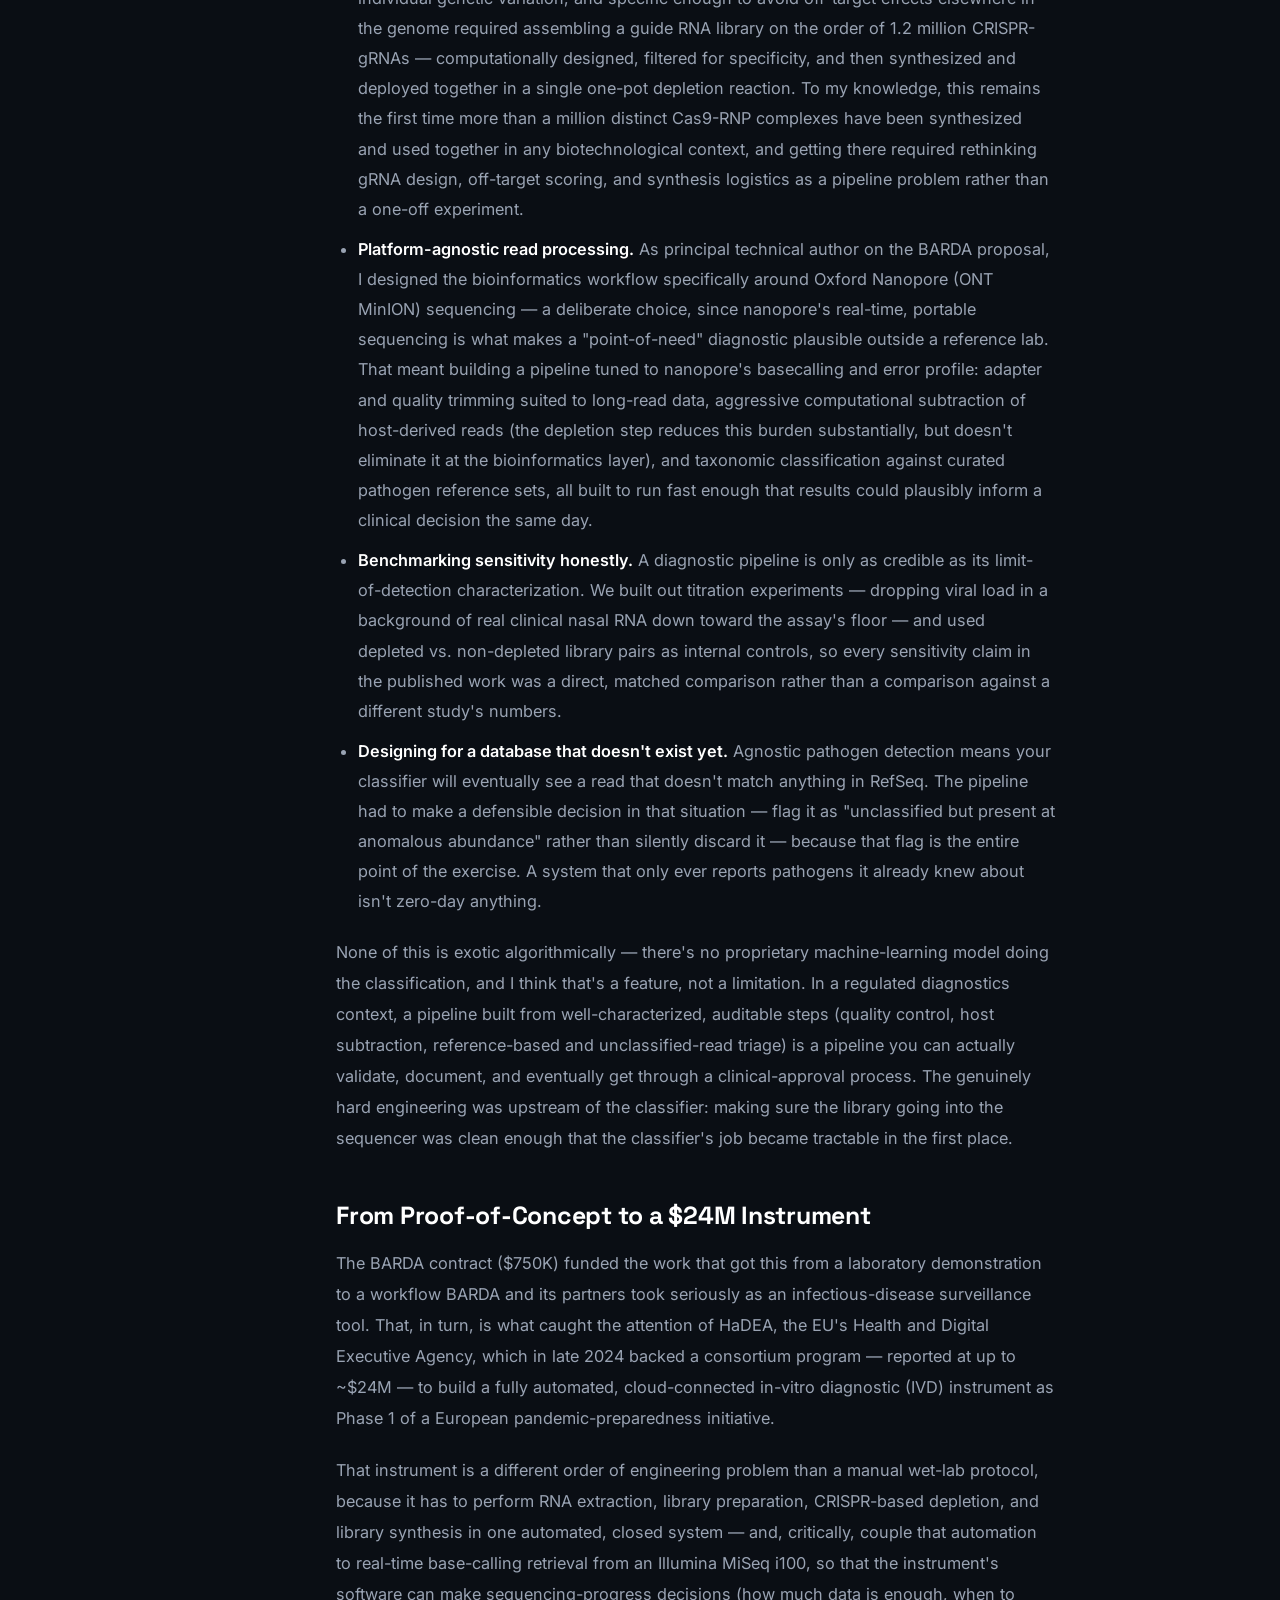
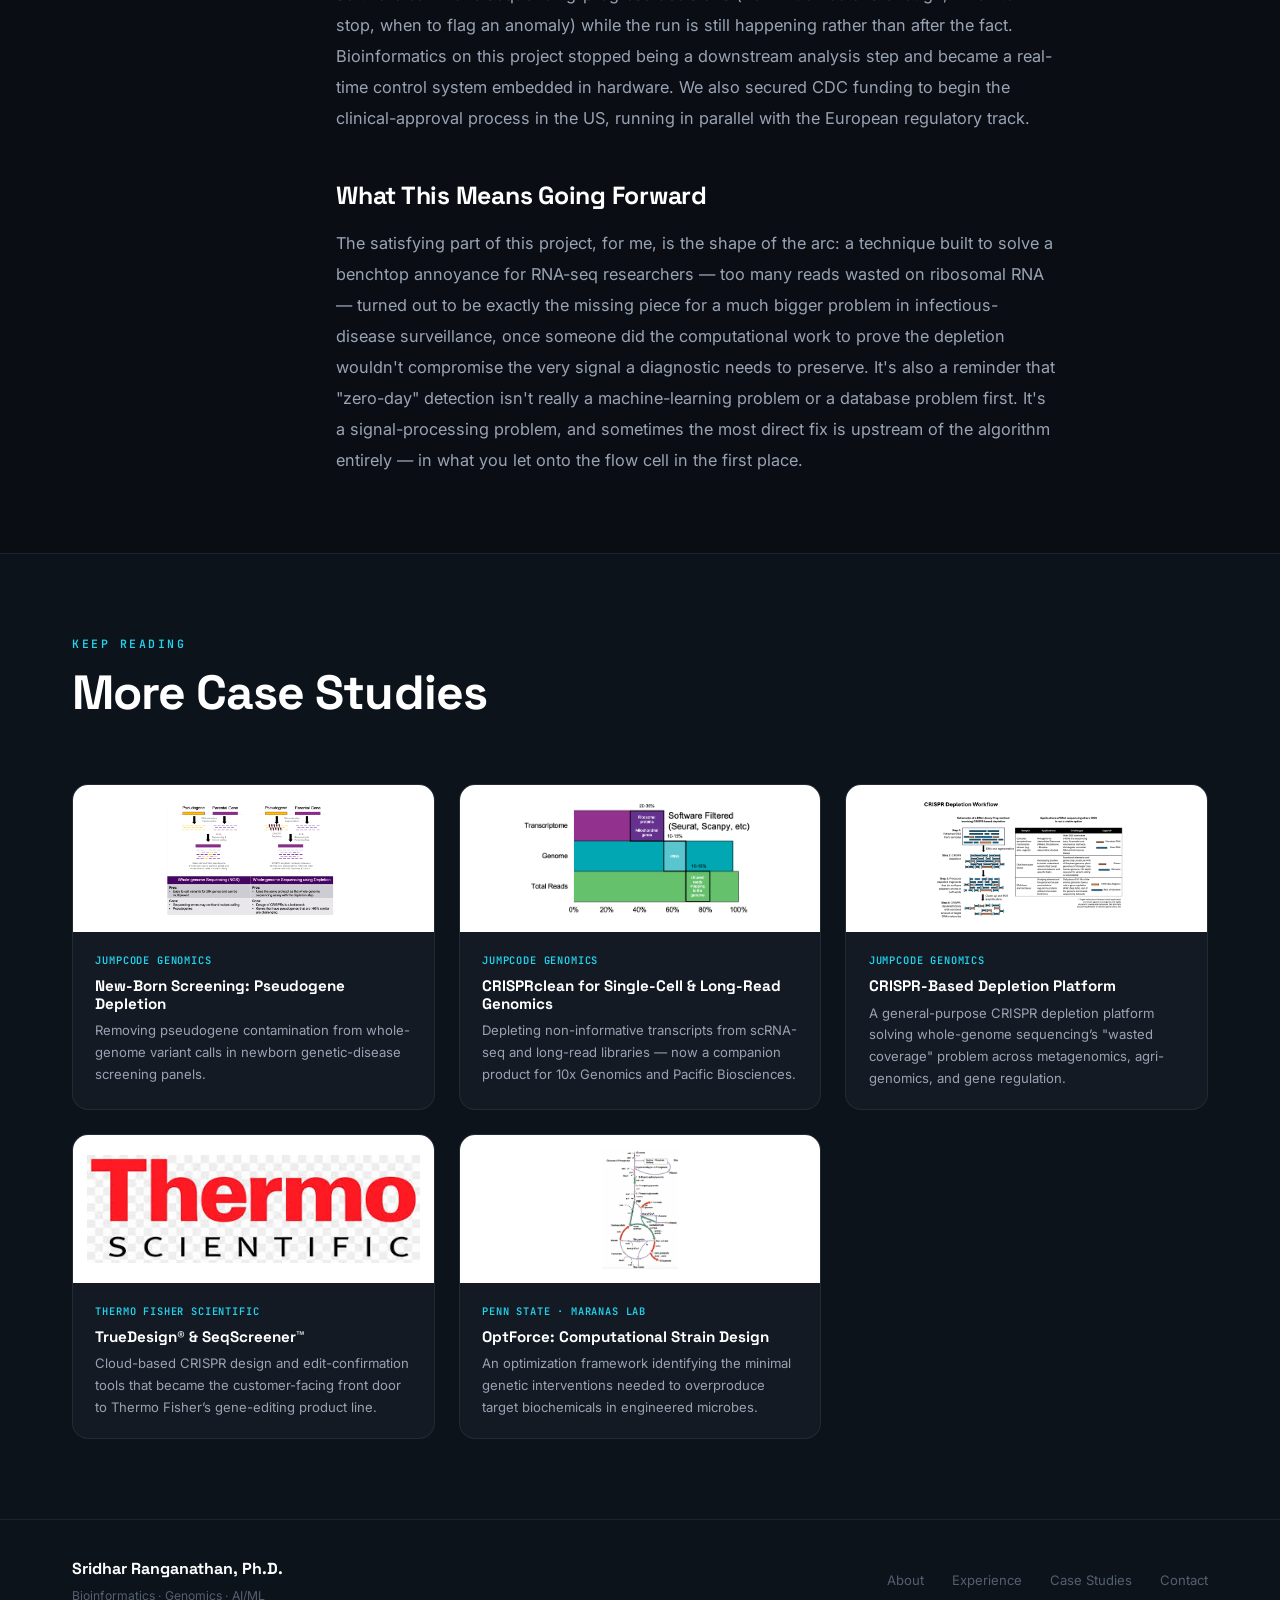
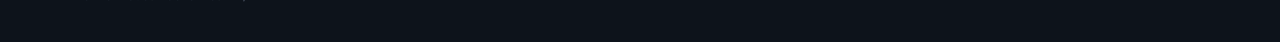
<file: case-studies/zero-day-pandemic-preparedness.html>
<!DOCTYPE html>
<html lang="en">
<head>
  <meta charset="UTF-8" />
  <meta name="viewport" content="width=device-width, initial-scale=1.0" />
  <meta name="description" content="How CRISPR-based depletion turned metagenomic sequencing into a zero-day pathogen detection platform — from a $750K BARDA contract to a ~$24M EU consortium award." />
  <title>Zero-Day Pandemic Preparedness | Sridhar Ranganathan</title>
  <link rel="preconnect" href="https://fonts.googleapis.com" />
  <link rel="preconnect" href="https://fonts.gstatic.com" crossorigin />
  <link href="https://fonts.googleapis.com/css2?family=Inter:wght@300;400;500;600;700&family=Space+Grotesk:wght@400;500;600;700;800&family=JetBrains+Mono:wght@400;500;600&display=swap" rel="stylesheet" />
  <link rel="stylesheet" href="../styles.css">
</head>
<body>

  <!-- ═══════════════════════ NAVIGATION ═══════════════════════ -->
  <nav class="nav" id="nav">
    <div class="nav__inner">
      <a class="nav__logo" href="../index.html">SR</a>
      <ul class="nav__links" id="navLinks">
        <li><a href="../index.html#about">About</a></li>
        <li><a href="../index.html#highlights">Highlights</a></li>
        <li><a href="../index.html#experience">Experience</a></li>
        <li><a href="index.html" class="active">Featured Work</a></li>
        <li><a href="../index.html#skills">Skills</a></li>
        <li><a href="../publications/index.html">Publications</a></li>
        <li><a href="../index.html#blog">Blog</a></li>
        <li><a href="../index.html#contact">Contact</a></li>
      </ul>
      <button class="nav__toggle" id="navToggle" aria-label="Toggle menu">
        <span></span><span></span><span></span>
      </button>
    </div>
  </nav>

  <!-- ═══════════════════════ ARTICLE HEADER ═══════════════════════ -->
  <header class="article__header">
    <div class="container">
      <a href="index.html" class="article__back reveal">&larr; Back to Case Studies</a>
      <div class="reveal">
        <div class="article__meta">
          <span class="tag tag--accent">Jumpcode Genomics</span>
          <span class="article__date">2022 &ndash; Present</span>
          <span class="article__read-time">8 min read</span>
        </div>
        <h1 class="article__title">Zero-Day Pandemic Preparedness</h1>
        <p class="article__subtitle">How a CRISPR depletion technique built for cleaning up RNA-seq libraries became the computational core of an infectious-disease detection platform &mdash; and turned a $750K BARDA contract into a ~$24M European instrument program.</p>
        <div class="article__stats">
          <span class="project-card__stat">$750K BARDA</span>
          <span class="project-card__stat">~$24M HaDEA</span>
          <span class="project-card__stat">~1.2M CRISPR-gRNAs</span>
          <span class="project-card__stat">Cell Reports Methods, 2023</span>
        </div>
      </div>
    </div>
  </header>

  <div class="article__body">
    <div class="container">

      <figure class="article__hero-image reveal">
        <img class="article__hero-img" src="../assets/images/sars-cov-2-illustration.jpg" alt="Molecular illustration of the SARS-CoV-2 coronavirus" />
      </figure>
      <p style="text-align:center; margin-top:-2.5rem; margin-bottom: 3rem; font-size: 0.8rem; color: var(--text-muted); font-style: italic;">
        Illustration: Veronica Falconieri Hays, for <a href="https://www.scientificamerican.com/article/a-visual-guide-to-the-sars-cov-2-coronavirus/" target="_blank" rel="noopener noreferrer">"A Visual Guide to the SARS-CoV-2 Coronavirus,"</a> Scientific American.
      </p>

      <div class="article__layout">
        <aside class="article__toc reveal">
          <div class="article__toc-label">On This Page</div>
          <ol>
            <li><a href="#challenge">The Problem With Looking for Everything</a></li>
            <li><a href="#approach">The Scientific Approach</a></li>
            <li><a href="#pipeline">Building the Computational Pipeline</a></li>
            <li><a href="#scale">From Proof-of-Concept to a $24M Instrument</a></li>
            <li><a href="#impact">What This Means Going Forward</a></li>
          </ol>
        </aside>

        <div class="article__content">

          <h2 id="challenge">The Problem With Looking for Everything</h2>
          <p>Every diagnostic test ever built starts with a question: what are you looking for? PCR tests want a specific gene target. Antigen tests want a specific protein. Even most sequencing-based diagnostics are designed around a shortlist of known suspects &mdash; a panel of the twelve respiratory viruses you expect to see this season, say. That works well until the pathogen on the other side of the exam room is one nobody put on the list.</p>

          <p>That's the scenario public-health agencies call "Disease X" &mdash; the pathogen that doesn't have a name yet. Metagenomic sequencing is the only realistic way to catch it, because it doesn't ask "is this Pathogen A, B, or C?" It sequences everything in a sample indiscriminately and lets the bioinformatics sort out what's there afterward. In theory, that means a metagenomic assay could have flagged SARS-CoV-2 in a nasal swab in December 2019, months before anyone had a name for it, a genome to align to, or a primer set to run.</p>

          <p>In practice, metagenomics has a signal-to-noise problem that borders on absurd. A nasopharyngeal swab is overwhelmingly human. Ribosomal RNA and a few dozen highly expressed housekeeping genes routinely eat up 80&ndash;90% of the reads in a total RNA-seq library. If a patient is genuinely infected, the pathogen's genetic material might make up a fraction of a percent of the sequencing output &mdash; and you've spent most of your sequencing budget confirming, again, that human ribosomes exist. At the depth most labs can afford, a low-titer or early-stage infection can simply disappear into the noise. This is the problem I spent a meaningful chunk of my time at Jumpcode Genomics trying to solve, and it's the reason a company known for cleaning up RNA-seq libraries for basic researchers ended up co-authoring a diagnostics paper and holding a BARDA contract.</p>

          <h2 id="approach">The Scientific Approach</h2>
          <p>The core idea is not subtle, which is part of why it works: if the noise is a known, finite set of molecules, you can remove them before sequencing rather than filtering them out afterward. Jumpcode's CRISPRclean platform already did exactly this for basic RNA-seq &mdash; using Cas9 ribonucleoprotein complexes (RNPs) programmed with guide RNAs to cut and deplete unwanted transcripts from a library during prep, before a single read is generated. The insight that turned this into a diagnostics platform was recognizing that the "noise" in a metagenomic sample <em>is</em> the same category of molecule: overwhelmingly human rRNA and housekeeping transcripts. Deplete those, and the fraction of your sequencing budget spent on the pathogen goes up by an order of magnitude or more, without touching the pathogen sequence itself.</p>

          <p>That last clause is the part that actually needed proving, and it's why this was a computational biology problem as much as a wet-lab one. You cannot design a depletion strategy against "human RNA" as a category and hope it doesn't collaterally damage the very sequences a metagenomic classifier needs to identify a novel virus. Any guide RNA library aimed at ribosomal and housekeeping transcripts has to be validated computationally against the reference genomes of the pathogens you're trying to detect &mdash; and, critically, against pathogens you haven't sequenced yet, since a truly agnostic assay has to generalize to genomes that don't exist in any database yet. We built and ran that specificity analysis before ever touching a nasal swab, and it's the reason the depletion strategy could credibly claim to be pathogen-agnostic rather than pathogen-specific with extra steps.</p>

          <p>We tested the hypothesis directly on nasal samples from patients who had tested positive for SARS-CoV-2, comparing standard metatranscriptomic sequencing against the same libraries after CRISPR-RNP depletion of abundant human RNA. The result, published in 2023 in <em>Cell Reports Methods</em>, showed exactly what the arithmetic predicted: depletion increased both sensitivity and specificity for detecting the virus, because a larger share of every sequencing run was now doing useful work instead of re-confirming human ribosomal architecture.</p>

          <blockquote class="article__pullquote">"The virus was always in the sample. The problem was never detection sensitivity in the abstract — it was that we were burying the signal under our own biology and calling it noise."</blockquote>

          <h2 id="pipeline">Building the Computational Pipeline</h2>
          <p>Proving the concept on a benchtop Illumina run is one exercise. Making it work as a fieldable diagnostic workflow is a different, much larger one, and this is where most of my actual working hours went. A few of the harder problems, in the order we hit them:</p>

          <ul>
            <li><strong>Designing at a scale nobody had attempted.</strong> A depletion panel comprehensive enough to meaningfully clear out human transcriptomic noise, robust enough to work across individual genetic variation, and specific enough to avoid off-target effects elsewhere in the genome required assembling a guide RNA library on the order of 1.2 million CRISPR-gRNAs &mdash; computationally designed, filtered for specificity, and then synthesized and deployed together in a single one-pot depletion reaction. To my knowledge, this remains the first time more than a million distinct Cas9-RNP complexes have been synthesized and used together in any biotechnological context, and getting there required rethinking gRNA design, off-target scoring, and synthesis logistics as a pipeline problem rather than a one-off experiment.</li>
            <li><strong>Platform-agnostic read processing.</strong> As principal technical author on the BARDA proposal, I designed the bioinformatics workflow specifically around Oxford Nanopore (ONT MinION) sequencing &mdash; a deliberate choice, since nanopore's real-time, portable sequencing is what makes a "point-of-need" diagnostic plausible outside a reference lab. That meant building a pipeline tuned to nanopore's basecalling and error profile: adapter and quality trimming suited to long-read data, aggressive computational subtraction of host-derived reads (the depletion step reduces this burden substantially, but doesn't eliminate it at the bioinformatics layer), and taxonomic classification against curated pathogen reference sets, all built to run fast enough that results could plausibly inform a clinical decision the same day.</li>
            <li><strong>Benchmarking sensitivity honestly.</strong> A diagnostic pipeline is only as credible as its limit-of-detection characterization. We built out titration experiments &mdash; dropping viral load in a background of real clinical nasal RNA down toward the assay's floor &mdash; and used depleted vs. non-depleted library pairs as internal controls, so every sensitivity claim in the published work was a direct, matched comparison rather than a comparison against a different study's numbers.</li>
            <li><strong>Designing for a database that doesn't exist yet.</strong> Agnostic pathogen detection means your classifier will eventually see a read that doesn't match anything in RefSeq. The pipeline had to make a defensible decision in that situation &mdash; flag it as "unclassified but present at anomalous abundance" rather than silently discard it &mdash; because that flag is the entire point of the exercise. A system that only ever reports pathogens it already knew about isn't zero-day anything.</li>
          </ul>

          <p>None of this is exotic algorithmically &mdash; there's no proprietary machine-learning model doing the classification, and I think that's a feature, not a limitation. In a regulated diagnostics context, a pipeline built from well-characterized, auditable steps (quality control, host subtraction, reference-based and unclassified-read triage) is a pipeline you can actually validate, document, and eventually get through a clinical-approval process. The genuinely hard engineering was upstream of the classifier: making sure the library going into the sequencer was clean enough that the classifier's job became tractable in the first place.</p>

          <h2 id="scale">From Proof-of-Concept to a $24M Instrument</h2>
          <p>The BARDA contract ($750K) funded the work that got this from a laboratory demonstration to a workflow BARDA and its partners took seriously as an infectious-disease surveillance tool. That, in turn, is what caught the attention of HaDEA, the EU's Health and Digital Executive Agency, which in late 2024 backed a consortium program &mdash; reported at up to ~$24M &mdash; to build a fully automated, cloud-connected in-vitro diagnostic (IVD) instrument as Phase 1 of a European pandemic-preparedness initiative.</p>

          <p>That instrument is a different order of engineering problem than a manual wet-lab protocol, because it has to perform RNA extraction, library preparation, CRISPR-based depletion, and library synthesis in one automated, closed system &mdash; and, critically, couple that automation to real-time base-calling retrieval from an Illumina MiSeq i100, so that the instrument's software can make sequencing-progress decisions (how much data is enough, when to stop, when to flag an anomaly) while the run is still happening rather than after the fact. Bioinformatics on this project stopped being a downstream analysis step and became a real-time control system embedded in hardware. We also secured CDC funding to begin the clinical-approval process in the US, running in parallel with the European regulatory track.</p>

          <h2 id="impact">What This Means Going Forward</h2>
          <p>The satisfying part of this project, for me, is the shape of the arc: a technique built to solve a benchtop annoyance for RNA-seq researchers &mdash; too many reads wasted on ribosomal RNA &mdash; turned out to be exactly the missing piece for a much bigger problem in infectious-disease surveillance, once someone did the computational work to prove the depletion wouldn't compromise the very signal a diagnostic needs to preserve. It's also a reminder that "zero-day" detection isn't really a machine-learning problem or a database problem first. It's a signal-processing problem, and sometimes the most direct fix is upstream of the algorithm entirely &mdash; in what you let onto the flow cell in the first place.</p>

        </div>
      </div>

    </div>
  </div>

  <!-- ═══════════════════════ MORE CASE STUDIES ═══════════════════════ -->
  <section class="article__more">
    <div class="container">
      <div class="section__header reveal">
        <div class="section__label">Keep Reading</div>
        <h2 class="section__title">More Case Studies</h2>
      </div>
      <div class="more-case__grid" id="moreCaseStudies" data-current-slug="zero-day-pandemic-preparedness"></div>
    </div>
  </section>

  <!-- ═══════════════════════ FOOTER ═══════════════════════ -->
  <footer class="footer">
    <div class="container footer__inner">
      <div class="footer__left">
        <span class="footer__name">Sridhar Ranganathan, Ph.D.</span>
        <span class="footer__tagline">Bioinformatics &middot; Genomics &middot; AI/ML</span>
      </div>
      <div class="footer__links">
        <a href="../index.html#about">About</a>
        <a href="../index.html#experience">Experience</a>
        <a href="index.html">Case Studies</a>
        <a href="../index.html#contact">Contact</a>
      </div>
    </div>
  </footer>

  <script src="../case-studies-data.js"></script>
  <script src="../main.js"></script>
</body>
</html>
</file>
<file: styles.css>
/* ═══════════════════════════════════════════════════════════
   SRIDHAR RANGANATHAN — Personal Site CSS
   Style: Bold & Modern · Dark Theme · High Contrast
   ═══════════════════════════════════════════════════════════ */

/* ─── Reset & Base ─── */
*, *::before, *::after { box-sizing: border-box; margin: 0; padding: 0; }

:root {
  /* Colors */
  --bg-primary:     #0A0E14;
  --bg-secondary:   #0D131B;
  --bg-card:        #131A23;
  --bg-card-hover:  #19222E;

  --accent-teal:    #22D3EE;
  --accent-emerald: #34D399;
  --accent-violet:  #A78BFA;
  --accent-gradient: linear-gradient(135deg, #22D3EE 0%, #34D399 100%);

  --text-primary:   #FFFFFF;
  --text-secondary: #99A3B3;
  --text-muted:     #545F70;

  --border:         rgba(255, 255, 255, 0.07);
  --border-accent:  rgba(34, 211, 238, 0.25);

  /* Typography */
  --font-heading: 'Space Grotesk', sans-serif;
  --font-body:    'Inter', sans-serif;
  --font-mono:    'JetBrains Mono', monospace;

  /* Layout */
  --max-width:    1200px;
  --nav-height:   72px;

  /* Shape */
  --radius:       16px;
  --radius-sm:    8px;
  --radius-lg:    28px;

  /* Motion */
  --transition:   all 0.3s cubic-bezier(0.4, 0, 0.2, 1);

  /* Shadows */
  --shadow:        0 4px 40px rgba(0, 0, 0, 0.5);
  --shadow-accent: 0 0 60px rgba(34, 211, 238, 0.1);
}

html { scroll-behavior: smooth; font-size: 16px; }

body {
  font-family: var(--font-body);
  background: var(--bg-primary);
  color: var(--text-primary);
  line-height: 1.65;
  overflow-x: hidden;
  -webkit-font-smoothing: antialiased;
}

/* ─── Typography ─── */
h1, h2, h3, h4 {
  font-family: var(--font-heading);
  font-weight: 700;
  line-height: 1.15;
}
p { color: var(--text-secondary); margin-bottom: 1rem; }
p:last-child { margin-bottom: 0; }
strong { color: var(--text-primary); font-weight: 600; }
em { font-style: italic; }
a { color: var(--accent-teal); text-decoration: none; transition: var(--transition); }
a:hover { color: var(--text-primary); }

.about__content p a,
.project-card__full a,
.pub-card a.pub-link {
  text-decoration: underline;
  text-underline-offset: 3px;
}

/* ─── Utilities ─── */
.container {
  max-width: var(--max-width);
  margin: 0 auto;
  padding: 0 2rem;
}

.gradient-text {
  background: var(--accent-gradient);
  -webkit-background-clip: text;
  -webkit-text-fill-color: transparent;
  background-clip: text;
}

.section { padding: 120px 0; }
.section--dark { background: var(--bg-secondary); }

.section__label {
  font-family: var(--font-mono);
  font-size: 0.72rem;
  font-weight: 600;
  letter-spacing: 0.22em;
  text-transform: uppercase;
  color: var(--accent-teal);
  margin-bottom: 0.75rem;
}
.section__title {
  font-size: clamp(2rem, 4vw, 3rem);
  margin-bottom: 1.5rem;
  letter-spacing: -0.02em;
}
.section__subtitle {
  font-size: 1.05rem;
  color: var(--text-secondary);
  max-width: 640px;
  margin: 0;
}
.section__header { margin-bottom: 4rem; }

/* ─── Buttons ─── */
.btn {
  display: inline-flex;
  align-items: center;
  justify-content: center;
  gap: 0.5rem;
  padding: 0.8rem 1.75rem;
  border-radius: 100px;
  font-family: var(--font-heading);
  font-weight: 600;
  font-size: 0.95rem;
  cursor: pointer;
  border: none;
  text-decoration: none;
  transition: var(--transition);
  white-space: nowrap;
  line-height: 1;
}

.btn--primary {
  background: var(--accent-gradient);
  color: #06121A;
  box-shadow: 0 0 30px rgba(34, 211, 238, 0.2);
}
.btn--primary:hover {
  transform: translateY(-2px);
  box-shadow: 0 0 50px rgba(34, 211, 238, 0.4);
  color: #06121A;
}

.btn--outline {
  background: transparent;
  color: var(--text-primary);
  border: 1.5px solid var(--border-accent);
}
.btn--outline:hover {
  border-color: var(--accent-teal);
  color: var(--accent-teal);
  background: rgba(34, 211, 238, 0.05);
}

.btn--ghost {
  background: rgba(255, 255, 255, 0.06);
  color: var(--text-primary);
  border: 1.5px solid var(--border);
}
.btn--ghost:hover {
  background: rgba(255, 255, 255, 0.11);
  color: var(--text-primary);
  border-color: rgba(255, 255, 255, 0.15);
}

.btn--sm  { padding: 0.5rem 1.2rem; font-size: 0.85rem; }
.btn--lg  { padding: 1rem 2.5rem; font-size: 1rem; }

/* ─── Tags ─── */
.tag {
  display: inline-block;
  padding: 0.28rem 0.85rem;
  border-radius: 100px;
  font-family: var(--font-mono);
  font-size: 0.74rem;
  font-weight: 500;
  letter-spacing: 0.01em;
  white-space: nowrap;
  background: rgba(255, 255, 255, 0.05);
  color: var(--text-secondary);
  border: 1px solid var(--border);
}
.tag--accent {
  background: rgba(34, 211, 238, 0.1);
  color: var(--accent-teal);
  border-color: var(--border-accent);
}
.tag--glow {
  background: rgba(52, 211, 153, 0.1);
  color: var(--accent-emerald);
  border-color: rgba(52, 211, 153, 0.35);
  animation: tagGlow 2.4s ease-in-out infinite;
}
@keyframes tagGlow {
  0%, 100% { box-shadow: 0 0 6px rgba(52, 211, 153, 0.25); }
  50%      { box-shadow: 0 0 16px rgba(52, 211, 153, 0.6); }
}

/* ─── Scroll Reveal ─── */
.reveal {
  opacity: 0;
  transform: translateY(28px);
  transition:
    opacity 0.7s cubic-bezier(0.4, 0, 0.2, 1),
    transform 0.7s cubic-bezier(0.4, 0, 0.2, 1);
}
.reveal.visible {
  opacity: 1;
  transform: translateY(0);
}


/* ══════════════════════════════════════════
   NAVIGATION
══════════════════════════════════════════ */

.nav {
  position: fixed;
  top: 0; left: 0; right: 0;
  z-index: 100;
  height: var(--nav-height);
  background: rgba(10, 14, 20, 0.8);
  backdrop-filter: blur(24px);
  -webkit-backdrop-filter: blur(24px);
  border-bottom: 1px solid var(--border);
  transition: var(--transition);
}
.nav.scrolled {
  background: rgba(10, 14, 20, 0.97);
  box-shadow: 0 4px 30px rgba(0, 0, 0, 0.4);
}
.nav__inner {
  display: flex;
  align-items: center;
  gap: 1.5rem;
  max-width: var(--max-width);
  margin: 0 auto;
  padding: 0 2rem;
  height: 100%;
}
.nav__logo {
  font-family: var(--font-heading);
  font-weight: 800;
  font-size: 1.3rem;
  background: var(--accent-gradient);
  -webkit-background-clip: text;
  -webkit-text-fill-color: transparent;
  background-clip: text;
  flex-shrink: 0;
  letter-spacing: -0.02em;
}
.nav__links {
  display: flex;
  list-style: none;
  gap: 0.1rem;
  margin-left: auto;
}
.nav__links a {
  color: var(--text-secondary);
  font-size: 0.86rem;
  font-weight: 500;
  padding: 0.45rem 0.75rem;
  border-radius: var(--radius-sm);
}
.nav__links a:hover,
.nav__links a.active {
  color: var(--text-primary);
  background: rgba(255, 255, 255, 0.05);
}
.nav__resume { flex-shrink: 0; }
.nav__toggle {
  display: none;
  flex-direction: column;
  gap: 5px;
  background: none;
  border: none;
  cursor: pointer;
  padding: 4px;
  margin-left: auto;
}
.nav__toggle span {
  display: block;
  width: 24px;
  height: 2px;
  background: var(--text-primary);
  border-radius: 2px;
  transition: var(--transition);
}
.nav__toggle.open span:nth-child(1) { transform: translateY(7px) rotate(45deg); }
.nav__toggle.open span:nth-child(2) { opacity: 0; }
.nav__toggle.open span:nth-child(3) { transform: translateY(-7px) rotate(-45deg); }


/* ══════════════════════════════════════════
   HERO
══════════════════════════════════════════ */

.hero {
  position: relative;
  min-height: 100vh;
  display: flex;
  align-items: center;
  padding: calc(var(--nav-height) + 60px) 0 140px;
  overflow: hidden;
}
.hero__bg {
  position: absolute;
  inset: 0;
  z-index: 0;
  background:
    radial-gradient(ellipse 75% 65% at 5% 55%,  rgba(34, 211, 238, 0.09) 0%, transparent 65%),
    radial-gradient(ellipse 55% 55% at 92% 25%,  rgba(167, 139, 250, 0.11) 0%, transparent 60%),
    radial-gradient(ellipse 50% 70% at 55% 90%,  rgba(52, 211, 153, 0.07) 0%, transparent 55%);
  animation: bgPulse 14s ease-in-out infinite alternate;
}
@keyframes bgPulse {
  0%   { transform: scale(1)    rotate(0deg); }
  100% { transform: scale(1.07) rotate(1.5deg); }
}

.hero__content { position: relative; z-index: 1; }

.hero__badge {
  display: inline-flex;
  align-items: center;
  gap: 0.5rem;
  padding: 0.45rem 1.1rem;
  border-radius: 100px;
  background: rgba(34, 211, 238, 0.08);
  border: 1px solid var(--border-accent);
  color: var(--accent-teal);
  font-size: 0.75rem;
  font-weight: 600;
  letter-spacing: 0.06em;
  margin-bottom: 1.75rem;
}

.hero__name {
  font-size: clamp(3.6rem, 9vw, 7rem);
  font-weight: 800;
  line-height: 1;
  letter-spacing: -0.03em;
  margin-bottom: 1rem;
}
.hero__title {
  font-family: var(--font-heading);
  font-size: clamp(1rem, 2.2vw, 1.35rem);
  font-weight: 500;
  color: var(--text-secondary);
  margin-bottom: 1.5rem;
  letter-spacing: 0.02em;
}
.hero__tagline {
  font-size: clamp(1rem, 1.7vw, 1.15rem);
  color: var(--text-secondary);
  max-width: 620px;
  margin-bottom: 2.5rem;
  line-height: 1.8;
}
.hero__ctas {
  display: flex;
  gap: 1rem;
  margin-bottom: 4.5rem;
  flex-wrap: wrap;
}

/* ── Metric counters ── */
.hero__metrics {
  display: grid;
  grid-template-columns: repeat(4, 1fr);
  gap: 1.25rem;
  width: 100%;
}
.metric {
  padding: 1.5rem 1.25rem;
  background: var(--bg-card);
  border: 1px solid var(--border);
  border-radius: var(--radius);
  text-align: center;
  transition: var(--transition);
  min-height: 110px;
  display: flex;
  flex-direction: column;
  align-items: center;
  justify-content: center;
}
.metric:hover {
  border-color: var(--border-accent);
  background: var(--bg-card-hover);
  transform: translateY(-4px);
  box-shadow: var(--shadow-accent);
}
.metric__value {
  display: block;
  font-family: var(--font-heading);
  font-size: clamp(1rem, 1.8vw, 1.6rem);
  font-weight: 800;
  background: var(--accent-gradient);
  -webkit-background-clip: text;
  -webkit-text-fill-color: transparent;
  background-clip: text;
  line-height: 1.2;
  letter-spacing: -0.01em;
}
.metric__label {
  display: block;
  font-size: 0.68rem;
  color: var(--text-muted);
  text-transform: uppercase;
  letter-spacing: 0.07em;
  margin-top: 0.45rem;
  line-height: 1.4;
}

/* ── Scroll hint ── */
.hero__scroll-hint {
  position: absolute;
  bottom: 48px;
  left: 50%;
  transform: translateX(-50%);
  display: flex;
  flex-direction: column;
  align-items: center;
  gap: 0.5rem;
  color: var(--text-muted);
  font-size: 0.65rem;
  letter-spacing: 0.18em;
  text-transform: uppercase;
}
.hero__scroll-line {
  width: 1px;
  height: 48px;
  background: linear-gradient(to bottom, var(--accent-teal), transparent);
  animation: scrollPulse 2.2s ease-in-out infinite;
}
@keyframes scrollPulse {
  0%, 100% { opacity: 0.25; transform: scaleY(0.8); }
  50%       { opacity: 1;    transform: scaleY(1); }
}


/* ══════════════════════════════════════════
   ABOUT
══════════════════════════════════════════ */

.about__grid {
  display: grid;
  grid-template-columns: 240px 1fr;
  gap: 5rem;
  align-items: start;
}
.about__visual {
  display: flex;
  flex-direction: column;
  align-items: center;
  gap: 1.5rem;
  position: sticky;
  top: 110px;
}
.about__avatar {
  width: 200px;
  height: 200px;
  border-radius: 50%;
  background: var(--accent-gradient);
  padding: 3px;
  flex-shrink: 0;
}
.about__avatar-placeholder {
  width: 100%;
  height: 100%;
  border-radius: 50%;
  background: var(--bg-card);
  display: flex;
  align-items: center;
  justify-content: center;
  font-family: var(--font-heading);
  font-size: 2.75rem;
  font-weight: 800;
  color: var(--accent-teal);
}
.about__avatar img {
  width: 100%;
  height: 100%;
  border-radius: 50%;
  object-fit: cover;
  object-position: center top;
  display: block;
  background: var(--bg-card);
}
.about__tags {
  display: flex;
  flex-wrap: wrap;
  gap: 0.5rem;
  justify-content: center;
}
.about__content p {
  font-size: 1.03rem;
  line-height: 1.85;
}
.about__highlights {
  display: grid;
  grid-template-columns: repeat(3, 1fr);
  gap: 1rem;
  margin-top: 2.5rem;
}
.about__highlight {
  text-align: center;
  padding: 1.25rem 1rem;
  background: var(--bg-card);
  border: 1px solid var(--border);
  border-radius: var(--radius);
}
.about__highlight strong {
  display: block;
  font-family: var(--font-heading);
  font-size: 1.8rem;
  font-weight: 800;
  background: var(--accent-gradient);
  -webkit-background-clip: text;
  -webkit-text-fill-color: transparent;
  background-clip: text;
  letter-spacing: -0.02em;
}
.about__highlight span {
  font-size: 0.72rem;
  color: var(--text-muted);
  text-transform: uppercase;
  letter-spacing: 0.08em;
  margin-top: 0.25rem;
  display: block;
}

/* ── Skills & Tools (full-width row within About, below the bio) ── */
.about__skills {
  margin-top: 4rem;
  padding-top: 2.5rem;
  border-top: 1px solid var(--border);
}
.about__skills-title {
  font-family: var(--font-mono);
  font-size: 0.72rem;
  font-weight: 600;
  letter-spacing: 0.16em;
  text-transform: uppercase;
  color: var(--accent-teal);
  margin-bottom: 1.5rem;
}
.about__skills-grid {
  display: grid;
  grid-template-columns: repeat(3, 1fr);
  gap: 1.25rem;
}


/* ══════════════════════════════════════════
   HIGHLIGHTS
══════════════════════════════════════════ */

.highlights__grid {
  display: grid;
  grid-template-columns: repeat(3, 1fr);
  gap: 1.5rem;
}
.highlight-card {
  padding: 2rem;
  background: var(--bg-card);
  border: 1px solid var(--border);
  border-radius: var(--radius);
  transition: var(--transition);
}
.highlight-card:hover {
  border-color: var(--border-accent);
  transform: translateY(-5px);
  box-shadow: var(--shadow-accent);
  background: var(--bg-card-hover);
}
.highlight-card__icon {
  font-size: 2.25rem;
  margin-bottom: 1rem;
  display: block;
}
.highlight-card h3 {
  font-size: 1.1rem;
  margin-bottom: 0.75rem;
  color: var(--text-primary);
}
.highlight-card p { font-size: 0.9rem; margin: 0; }


/* ══════════════════════════════════════════
   EXPERIENCE / TIMELINE
══════════════════════════════════════════ */

.timeline {
  position: relative;
  padding-left: 2.75rem;
}
.timeline::before {
  content: '';
  position: absolute;
  left: 0;
  top: 10px;
  bottom: 0;
  width: 2px;
  background: linear-gradient(
    to bottom,
    var(--accent-teal),
    rgba(167, 139, 250, 0.5) 60%,
    transparent
  );
}

.timeline__item {
  position: relative;
  margin-bottom: 2.5rem;
}
.timeline__item:last-child { margin-bottom: 0; }

.timeline__marker {
  position: absolute;
  left: -2.75rem;
  top: 14px;
  width: 14px;
  height: 14px;
  border-radius: 50%;
  background: var(--accent-gradient);
  box-shadow: 0 0 18px rgba(34, 211, 238, 0.5);
  transform: translateX(-6px);
}

.timeline__card {
  padding: 2rem;
  background: var(--bg-card);
  border: 1px solid var(--border);
  border-radius: var(--radius);
  transition: var(--transition);
}
.timeline__card:hover {
  border-color: var(--border-accent);
  background: var(--bg-card-hover);
}
.timeline__meta {
  display: flex;
  justify-content: space-between;
  align-items: center;
  flex-wrap: wrap;
  gap: 0.5rem;
  margin-bottom: 0.4rem;
}
.timeline__company-row {
  display: flex;
  align-items: center;
  gap: 0.6rem;
}
.timeline__logo {
  width: 26px;
  height: 26px;
  object-fit: contain;
  background: #fff;
  border-radius: 6px;
  padding: 2px;
  flex-shrink: 0;
}
.timeline__logo-placeholder {
  width: 26px;
  height: 26px;
  border-radius: 6px;
  background: var(--accent-gradient);
  color: #06121A;
  display: flex;
  align-items: center;
  justify-content: center;
  font-family: var(--font-heading);
  font-weight: 800;
  font-size: 0.6rem;
  flex-shrink: 0;
}
.timeline__company {
  font-family: var(--font-heading);
  font-weight: 700;
  font-size: 0.95rem;
  color: var(--accent-teal);
}
.timeline__period {
  font-family: var(--font-mono);
  font-size: 0.76rem;
  color: var(--text-muted);
  font-weight: 500;
}
.timeline__role {
  font-size: 1.2rem;
  margin-bottom: 0.2rem;
}
.timeline__location {
  font-size: 0.8rem;
  color: var(--text-muted);
  margin-bottom: 0.6rem;
}
.timeline__summary {
  font-size: 0.95rem;
  color: var(--text-secondary);
  line-height: 1.75;
  margin-bottom: 1.5rem;
}
.timeline__tags {
  display: flex;
  flex-wrap: wrap;
  gap: 0.5rem;
}


/* ══════════════════════════════════════════
   FEATURED WORK / CASE STUDIES
══════════════════════════════════════════ */

.work__grid {
  display: grid;
  grid-template-columns: repeat(3, 1fr);
  gap: 1.5rem;
}
.project-card {
  background: var(--bg-card);
  border: 1px solid var(--border);
  border-radius: var(--radius);
  transition: var(--transition);
  overflow: hidden;
  display: flex;
  flex-direction: column;
}
.project-card:hover {
  border-color: var(--border-accent);
  box-shadow: var(--shadow-accent);
}
.project-card__img-wrap {
  background: #ffffff;
  padding: 1rem;
}
.project-card__img-wrap img {
  width: 100%;
  height: 190px;
  object-fit: contain;
  display: block;
}
.project-card__body {
  padding: 1.75rem;
  display: flex;
  flex-direction: column;
  flex: 1;
}
.project-card__tag {
  font-family: var(--font-mono);
  font-size: 0.68rem;
  font-weight: 600;
  text-transform: uppercase;
  letter-spacing: 0.1em;
  color: var(--accent-teal);
  margin-bottom: 0.75rem;
}
.project-card__title {
  font-size: 1.08rem;
  margin-bottom: 0.75rem;
}
.project-card__hook {
  font-size: 0.9rem;
  margin-bottom: 1.25rem;
}
.project-card__stats {
  display: flex;
  flex-wrap: wrap;
  gap: 0.5rem;
  margin-bottom: 1.25rem;
}
.project-card__stat {
  font-family: var(--font-mono);
  font-size: 0.72rem;
  padding: 0.25rem 0.7rem;
  border-radius: 100px;
  background: rgba(52, 211, 153, 0.1);
  color: var(--accent-emerald);
  border: 1px solid rgba(52, 211, 153, 0.25);
}
.project-card__cta {
  margin-top: auto;
  display: inline-flex;
  align-items: center;
  gap: 0.4rem;
  font-family: var(--font-heading);
  font-weight: 600;
  font-size: 0.85rem;
  color: var(--text-primary);
  padding: 0.5rem 0;
}
.project-card__cta span {
  color: var(--accent-teal);
  transition: transform 0.25s ease;
}
.project-card:hover .project-card__cta span { transform: translateX(4px); }

.work__see-all,
.blog__see-all {
  text-align: center;
  margin-top: 3rem;
}


/* ══════════════════════════════════════════
   MORE-CASE-CARD (cross-link grid on article pages)
══════════════════════════════════════════ */

.more-case__grid {
  display: grid;
  grid-template-columns: repeat(3, 1fr);
  gap: 1.5rem;
}
.more-case-card {
  display: flex;
  flex-direction: column;
  background: var(--bg-card);
  border: 1px solid var(--border);
  border-radius: var(--radius);
  overflow: hidden;
  transition: var(--transition);
  color: inherit;
}
.more-case-card:hover {
  border-color: var(--border-accent);
  box-shadow: var(--shadow-accent);
  transform: translateY(-4px);
}
.more-case-card__img-wrap {
  background: #ffffff;
  padding: 0.85rem;
}
.more-case-card__img-wrap img {
  width: 100%;
  height: 120px;
  object-fit: contain;
  display: block;
}
.more-case-card__body { padding: 1.25rem 1.4rem; }
.more-case-card__tag {
  font-family: var(--font-mono);
  font-size: 0.65rem;
  font-weight: 600;
  text-transform: uppercase;
  letter-spacing: 0.08em;
  color: var(--accent-teal);
  margin-bottom: 0.5rem;
}
.more-case-card__title {
  font-size: 0.95rem;
  color: var(--text-primary);
  margin-bottom: 0.5rem;
}
.more-case-card__hook {
  font-size: 0.82rem;
  margin: 0;
}


/* ══════════════════════════════════════════
   CASE-STUDY / ARTICLE PAGES (case-studies/*.html)
══════════════════════════════════════════ */

.article__back {
  display: inline-flex;
  align-items: center;
  gap: 0.4rem;
  font-family: var(--font-heading);
  font-weight: 600;
  font-size: 0.85rem;
  color: var(--text-secondary);
  margin-bottom: 2rem;
}
.article__back:hover { color: var(--accent-teal); }

.article__header {
  padding: calc(var(--nav-height) + 56px) 0 3rem;
  background: var(--bg-secondary);
  border-bottom: 1px solid var(--border);
}
.article__meta {
  display: flex;
  align-items: center;
  gap: 1rem;
  flex-wrap: wrap;
  margin-bottom: 1.25rem;
}
.article__date,
.article__read-time {
  font-family: var(--font-mono);
  font-size: 0.78rem;
  color: var(--text-muted);
}
.article__title {
  font-size: clamp(2rem, 4vw, 2.75rem);
  letter-spacing: -0.02em;
  margin-bottom: 1rem;
  max-width: 820px;
}
.article__subtitle {
  font-size: 1.15rem;
  color: var(--text-secondary);
  max-width: 720px;
  line-height: 1.7;
  margin-bottom: 1.75rem;
}
.article__stats {
  display: flex;
  flex-wrap: wrap;
  gap: 0.6rem;
}

.article__body { padding: 3.5rem 0; }
.article__hero-image {
  background: #fff;
  border-radius: var(--radius);
  padding: 1.5rem;
  margin-bottom: 3rem;
}
.article__hero-img {
  width: 100%;
  max-height: 420px;
  object-fit: contain;
  display: block;
  margin: 0 auto;
}

.article__layout {
  display: grid;
  grid-template-columns: 200px 1fr;
  gap: 4rem;
  align-items: start;
}
.article__toc {
  position: sticky;
  top: 110px;
}
.article__toc-label {
  font-family: var(--font-mono);
  font-size: 0.68rem;
  font-weight: 600;
  letter-spacing: 0.16em;
  text-transform: uppercase;
  color: var(--accent-teal);
  margin-bottom: 1rem;
}
.article__toc ol {
  list-style: none;
  border-left: 2px solid var(--border);
  padding-left: 1rem;
}
.article__toc li { margin-bottom: 0.85rem; }
.article__toc a {
  color: var(--text-muted);
  font-size: 0.85rem;
  line-height: 1.4;
  display: block;
}
.article__toc a:hover { color: var(--text-primary); }

.article__content { max-width: 720px; }
.article__content h2 {
  font-size: 1.55rem;
  margin-top: 3rem;
  margin-bottom: 1.1rem;
  letter-spacing: -0.01em;
}
.article__content h2:first-child { margin-top: 0; }
.article__content p {
  font-size: 1.02rem;
  line-height: 1.9;
  margin-bottom: 1.3rem;
}
.article__content ul,
.article__content ol {
  padding-left: 1.4rem;
  margin-bottom: 1.3rem;
}
.article__content li {
  font-size: 1.02rem;
  line-height: 1.85;
  color: var(--text-secondary);
  margin-bottom: 0.6rem;
}
.article__content strong { color: var(--text-primary); }
.article__content em { color: var(--text-secondary); }
.article__disclaimer {
  margin-top: 1.75rem;
  padding: 1rem 1.25rem;
  border: 1px solid var(--border);
  border-left: 3px solid var(--text-muted);
  border-radius: var(--radius-sm);
  background: rgba(255, 255, 255, 0.02);
}
.article__disclaimer-label {
  display: block;
  font-family: var(--font-mono);
  font-size: 0.7rem;
  letter-spacing: 0.06em;
  text-transform: uppercase;
  color: var(--text-muted);
  margin-bottom: 0.5rem;
}
.article__disclaimer p {
  font-size: 0.86rem;
  line-height: 1.65;
  color: var(--text-secondary);
  margin: 0;
}
.article__disclaimer a { color: var(--accent-teal); }
.article__pullquote {
  border-left: 3px solid var(--accent-teal);
  padding: 0.25rem 0 0.25rem 1.5rem;
  margin: 2.25rem 0;
  font-family: var(--font-heading);
  font-size: 1.2rem;
  font-weight: 500;
  color: var(--text-primary);
  line-height: 1.5;
}
.article__figure {
  background: #fff;
  border-radius: var(--radius);
  padding: 1.25rem;
  margin: 2rem 0;
}
.article__figure img {
  width: 100%;
  max-height: 340px;
  object-fit: contain;
  display: block;
  margin: 0 auto;
}
.article__figure figcaption {
  color: var(--text-muted);
  font-size: 0.8rem;
  text-align: center;
  margin-top: 0.75rem;
  font-style: italic;
}

.article__code-label {
  margin-bottom: 0.6rem;
}
.article__code {
  background: var(--bg-card);
  border: 1px solid var(--border);
  border-radius: var(--radius-sm);
  padding: 1.25rem 1.5rem;
  margin: 0 0 1.6rem;
  overflow-x: auto;
}
.article__code code {
  display: block;
  width: max-content;
  min-width: 100%;
  font-family: var(--font-mono);
  font-size: 0.82rem;
  line-height: 1.7;
  color: var(--text-secondary);
  white-space: pre;
  tab-size: 4;
}
.article__code .cm { color: var(--text-muted); }
.article__code .kw { color: var(--accent-violet); }
.article__code .fn { color: var(--accent-teal); }
.article__code .st { color: var(--accent-emerald); }

.article__more {
  padding: 5rem 0;
  background: var(--bg-secondary);
  border-top: 1px solid var(--border);
}


/* ══════════════════════════════════════════
   LISTING PAGES (case-studies/index.html, blog/index.html)
══════════════════════════════════════════ */

.listing-hero {
  padding: calc(var(--nav-height) + 70px) 0 3rem;
}
.listing-hero__title {
  font-size: clamp(2.5rem, 6vw, 4rem);
  letter-spacing: -0.02em;
  margin-bottom: 1rem;
}
.listing-hero__subtitle {
  font-size: 1.1rem;
  color: var(--text-secondary);
  max-width: 620px;
}


/* ══════════════════════════════════════════
   SKILLS (full-width grid inside About, see .about__skills)
══════════════════════════════════════════ */

.skill-group {
  padding: 2rem;
  background: var(--bg-card);
  border: 1px solid var(--border);
  border-radius: var(--radius);
  transition: var(--transition);
}
.skill-group:hover {
  border-color: var(--border-accent);
}
.skill-group__title {
  font-size: 0.78rem;
  font-weight: 600;
  color: var(--text-muted);
  text-transform: uppercase;
  letter-spacing: 0.1em;
  margin-bottom: 1.25rem;
}
.skill-group__tags {
  display: flex;
  flex-wrap: wrap;
  gap: 0.5rem;
}


/* ══════════════════════════════════════════
   PUBLICATIONS & PRESS
══════════════════════════════════════════ */

.pub-list {
  display: flex;
  flex-direction: column;
  gap: 1rem;
}
.pub-card {
  display: flex;
  align-items: baseline;
  gap: 1.25rem;
  padding: 1.5rem 1.75rem;
  background: var(--bg-card);
  border: 1px solid var(--border);
  border-radius: var(--radius);
  transition: var(--transition);
}
.pub-card:hover {
  border-color: var(--border-accent);
  background: var(--bg-card-hover);
}
.pub-card__year {
  font-family: var(--font-mono);
  color: var(--accent-teal);
  font-size: 0.85rem;
  font-weight: 600;
  flex-shrink: 0;
  width: 3.2rem;
}
.pub-card__body p {
  margin: 0;
  font-size: 0.92rem;
  color: var(--text-secondary);
}
.pub-card__body strong { color: var(--text-primary); }
.pub-card__journal {
  color: var(--text-muted);
  font-style: italic;
}
.pub-card__type {
  font-family: var(--font-mono);
  font-size: 0.66rem;
  text-transform: uppercase;
  letter-spacing: 0.06em;
  color: var(--text-muted);
}

.pub-group { margin-bottom: 3.5rem; }
.pub-group:last-child { margin-bottom: 0; }
.pub-group__title {
  font-family: var(--font-heading);
  font-size: 1.15rem;
  color: var(--text-primary);
  margin-bottom: 1.25rem;
  padding-bottom: 0.75rem;
  border-bottom: 1px solid var(--border);
}

.publications-hero__cta { margin-top: 1.5rem; }

.press__list {
  display: flex;
  flex-wrap: wrap;
  gap: 0.75rem;
  margin-top: 1.5rem;
}
.press__list a.tag {
  font-family: var(--font-body);
  padding: 0.45rem 1rem;
}


/* ══════════════════════════════════════════
   BLOG
══════════════════════════════════════════ */

.blog__grid,
.blog-listing__grid {
  display: grid;
  grid-template-columns: repeat(3, 1fr);
  gap: 1.5rem;
}
.blog-card {
  display: flex;
  flex-direction: column;
  padding: 1.75rem;
  background: var(--bg-card);
  border: 1px solid var(--border);
  border-radius: var(--radius);
  transition: var(--transition);
  color: inherit;
}
.blog-card--link:hover {
  border-color: var(--border-accent);
  transform: translateY(-4px);
  box-shadow: var(--shadow-accent);
}
.blog-card__tag {
  display: inline-block;
  font-family: var(--font-mono);
  font-size: 0.68rem;
  font-weight: 600;
  text-transform: uppercase;
  letter-spacing: 0.09em;
  color: var(--accent-teal);
  margin-bottom: 0.85rem;
}
.blog-card__title {
  font-size: 1.05rem;
  line-height: 1.4;
  margin-bottom: 0.75rem;
  color: var(--text-primary);
}
.blog-card__excerpt {
  font-size: 0.88rem;
  margin-bottom: 1.5rem;
  flex: 1;
}
.blog-card__footer { margin-top: auto; }
.blog-card__read-more {
  font-family: var(--font-heading);
  font-weight: 600;
  font-size: 0.85rem;
  color: var(--text-primary);
}
.blog-card__status {
  display: inline-block;
  padding: 0.25rem 0.8rem;
  border-radius: 100px;
  background: rgba(255, 255, 255, 0.04);
  border: 1px solid var(--border);
  color: var(--text-muted);
  font-size: 0.72rem;
  font-weight: 500;
}

/* Blog listing hero */
.blog-listing-hero { padding: calc(var(--nav-height) + 70px) 0 3rem; }
.blog-listing-hero__title {
  font-size: clamp(2.5rem, 6vw, 4rem);
  letter-spacing: -0.02em;
  margin-bottom: 1rem;
}
.blog-listing-hero__subtitle {
  font-size: 1.1rem;
  color: var(--text-secondary);
  max-width: 620px;
}


/* ══════════════════════════════════════════
   CONTACT
══════════════════════════════════════════ */

.contact { background: var(--bg-primary); }
.contact__inner {
  max-width: 720px;
  margin: 0 auto;
  text-align: center;
  padding: 4.5rem 3.5rem;
  background: var(--bg-card);
  border: 1px solid var(--border);
  border-radius: var(--radius-lg);
  box-shadow: var(--shadow-accent), var(--shadow);
}
.contact__text {
  font-size: 1.05rem;
  line-height: 1.85;
  margin-bottom: 2.75rem;
}
.contact__actions {
  display: flex;
  gap: 1rem;
  justify-content: center;
  flex-wrap: wrap;
}


/* ══════════════════════════════════════════
   FOOTER
══════════════════════════════════════════ */

.footer {
  padding: 2.25rem 0;
  border-top: 1px solid var(--border);
  background: var(--bg-secondary);
}
.footer__inner {
  display: flex;
  align-items: center;
  justify-content: space-between;
  flex-wrap: wrap;
  gap: 1rem;
}
.footer__left {
  display: flex;
  flex-direction: column;
  gap: 0.2rem;
}
.footer__name {
  font-family: var(--font-heading);
  font-weight: 700;
  font-size: 1rem;
  color: var(--text-primary);
}
.footer__tagline {
  font-size: 0.76rem;
  color: var(--text-muted);
}
.footer__links {
  display: flex;
  gap: 1.75rem;
}
.footer__links a {
  font-size: 0.82rem;
  color: var(--text-muted);
  transition: var(--transition);
}
.footer__links a:hover { color: var(--accent-teal); }


/* ══════════════════════════════════════════
   RESPONSIVE
══════════════════════════════════════════ */

@media (max-width: 1024px) {
  .highlights__grid     { grid-template-columns: repeat(2, 1fr); }
  .work__grid            { grid-template-columns: repeat(2, 1fr); }
  .hero__metrics         { grid-template-columns: repeat(2, 1fr); }
  .hero__scroll-hint     { display: none; }
  .about__grid           { grid-template-columns: 220px 1fr; gap: 3rem; }
  .about__skills-grid    { grid-template-columns: repeat(2, 1fr); }
  .more-case__grid,
  .blog__grid,
  .blog-listing__grid   { grid-template-columns: repeat(2, 1fr); }
  .article__layout      { grid-template-columns: 1fr; }
  .article__toc         { display: none; }
}

@media (max-width: 768px) {
  .section { padding: 80px 0; }

  .nav__links, .nav__resume { display: none; }
  .nav__toggle { display: flex; }
  .nav__links.open {
    display: flex;
    flex-direction: column;
    position: fixed;
    top: var(--nav-height);
    left: 0; right: 0;
    background: rgba(10, 14, 20, 0.98);
    backdrop-filter: blur(24px);
    padding: 1.5rem;
    gap: 0.35rem;
    border-bottom: 1px solid var(--border);
    z-index: 99;
  }

  .about__grid { grid-template-columns: 1fr; gap: 2.5rem; }
  .about__visual { flex-direction: column; position: static; }
  .about__skills-grid { grid-template-columns: 1fr; }

  .highlights__grid,
  .work__grid,
  .more-case__grid,
  .blog__grid,
  .blog-listing__grid { grid-template-columns: 1fr; }

  .article__header { padding-top: calc(var(--nav-height) + 32px); }

  .hero__name { font-size: clamp(2.8rem, 14vw, 4.5rem); }
  .hero__metrics { grid-template-columns: repeat(2, 1fr); }
  .metric { min-height: 100px; }
  .metric__value { font-size: clamp(0.9rem, 4vw, 1.25rem); }

  .contact__inner { padding: 2.5rem 1.75rem; }

  .pub-card { flex-direction: column; gap: 0.4rem; }
  .pub-card__year { width: auto; }
}

@media (max-width: 480px) {
  .hero__ctas { flex-direction: column; }
  .hero__ctas .btn { width: 100%; }
  .hero__metrics { grid-template-columns: repeat(2, 1fr); gap: 0.75rem; }
  .metric { padding: 1rem 0.75rem; min-height: 90px; }
  .metric__value { font-size: clamp(0.85rem, 5vw, 1.1rem); }
  .about__highlights { grid-template-columns: 1fr; }
  .contact__actions { flex-direction: column; }
  .contact__actions .btn { width: 100%; }
  .footer__inner { flex-direction: column; text-align: center; }
  .footer__links { justify-content: center; }
}
</file>
